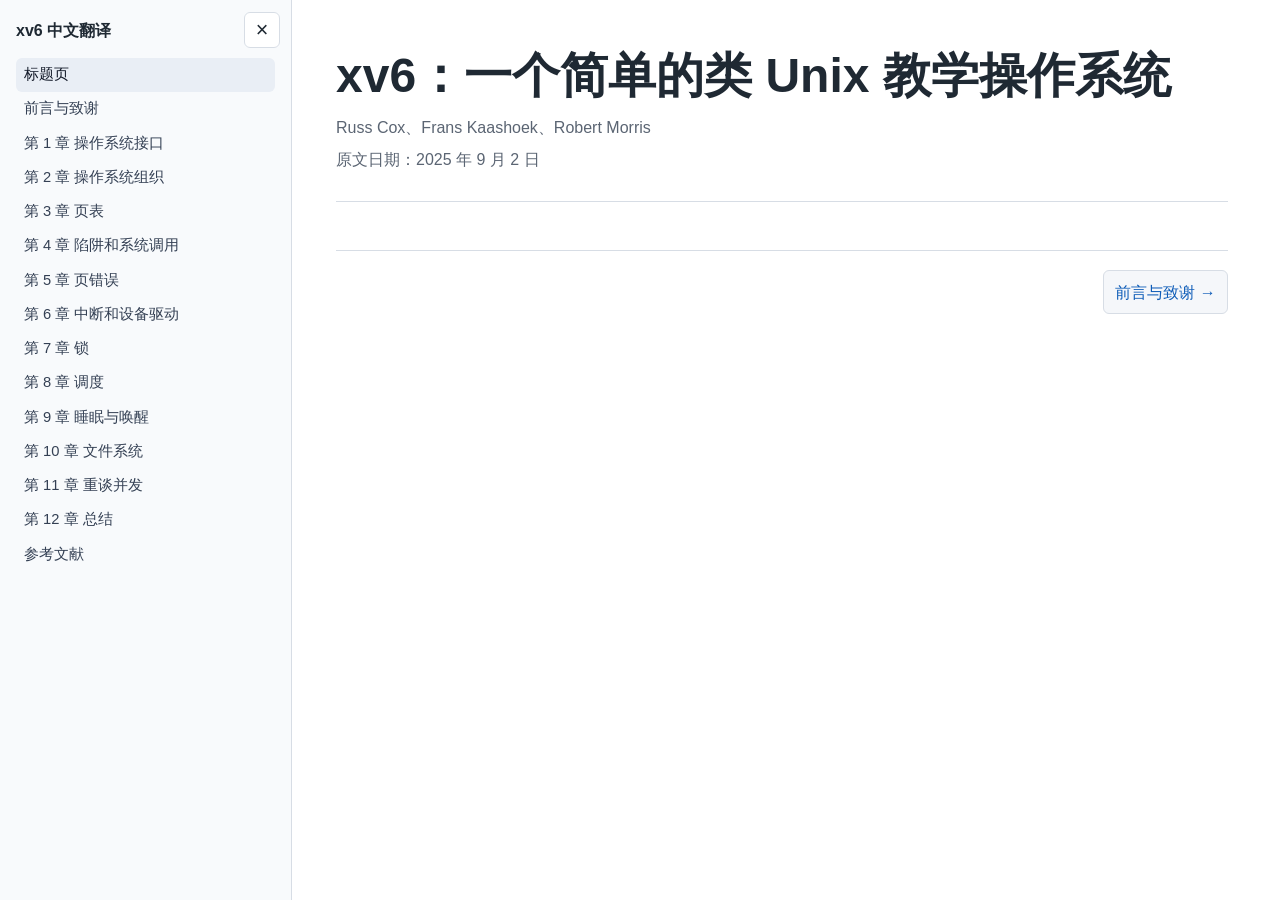
<file: index.html>
<!doctype html>
<html lang="zh-CN">
<head>
  <meta charset="utf-8">
  <meta name="viewport" content="width=device-width, initial-scale=1">
  <title>xv6：一个简单的类 Unix 教学操作系统</title>
  <link rel="stylesheet" href="assets/style.css">
  <script src="assets/sidebar.js" defer></script>
</head>
<body>
  <div class="layout">
    <aside class="sidebar">
      <h2>xv6 中文翻译</h2>
      <nav aria-label="章节导航">
        <a class="active" href="index.html">标题页</a>
        <a href="foreword.html">前言与致谢</a>
        <a href="chapter-01.html">第 1 章 操作系统接口</a>
        <a href="chapter-02.html">第 2 章 操作系统组织</a>
        <a href="chapter-03.html">第 3 章 页表</a>
        <a href="chapter-04.html">第 4 章 陷阱和系统调用</a>
        <a href="chapter-05.html">第 5 章 页错误</a>
        <a href="chapter-06.html">第 6 章 中断和设备驱动</a>
        <a href="chapter-07.html">第 7 章 锁</a>
        <a href="chapter-08.html">第 8 章 调度</a>
        <a href="chapter-09.html">第 9 章 睡眠与唤醒</a>
        <a href="chapter-10.html">第 10 章 文件系统</a>
        <a href="chapter-11.html">第 11 章 重谈并发</a>
        <a href="chapter-12.html">第 12 章 总结</a>
        <a href="references.html">参考文献</a>
      </nav>
    </aside>
    <main>
      <header class="book-title">
        <h1>xv6：一个简单的类 Unix 教学操作系统</h1>
        <p>Russ Cox、Frans Kaashoek、Robert Morris</p>
        <p>原文日期：2025 年 9 月 2 日</p>
      </header>
      <div class="pager">
        <span></span>
        <a href="foreword.html">前言与致谢 →</a>
      </div>
    </main>
  </div>
</body>
</html>
</file>
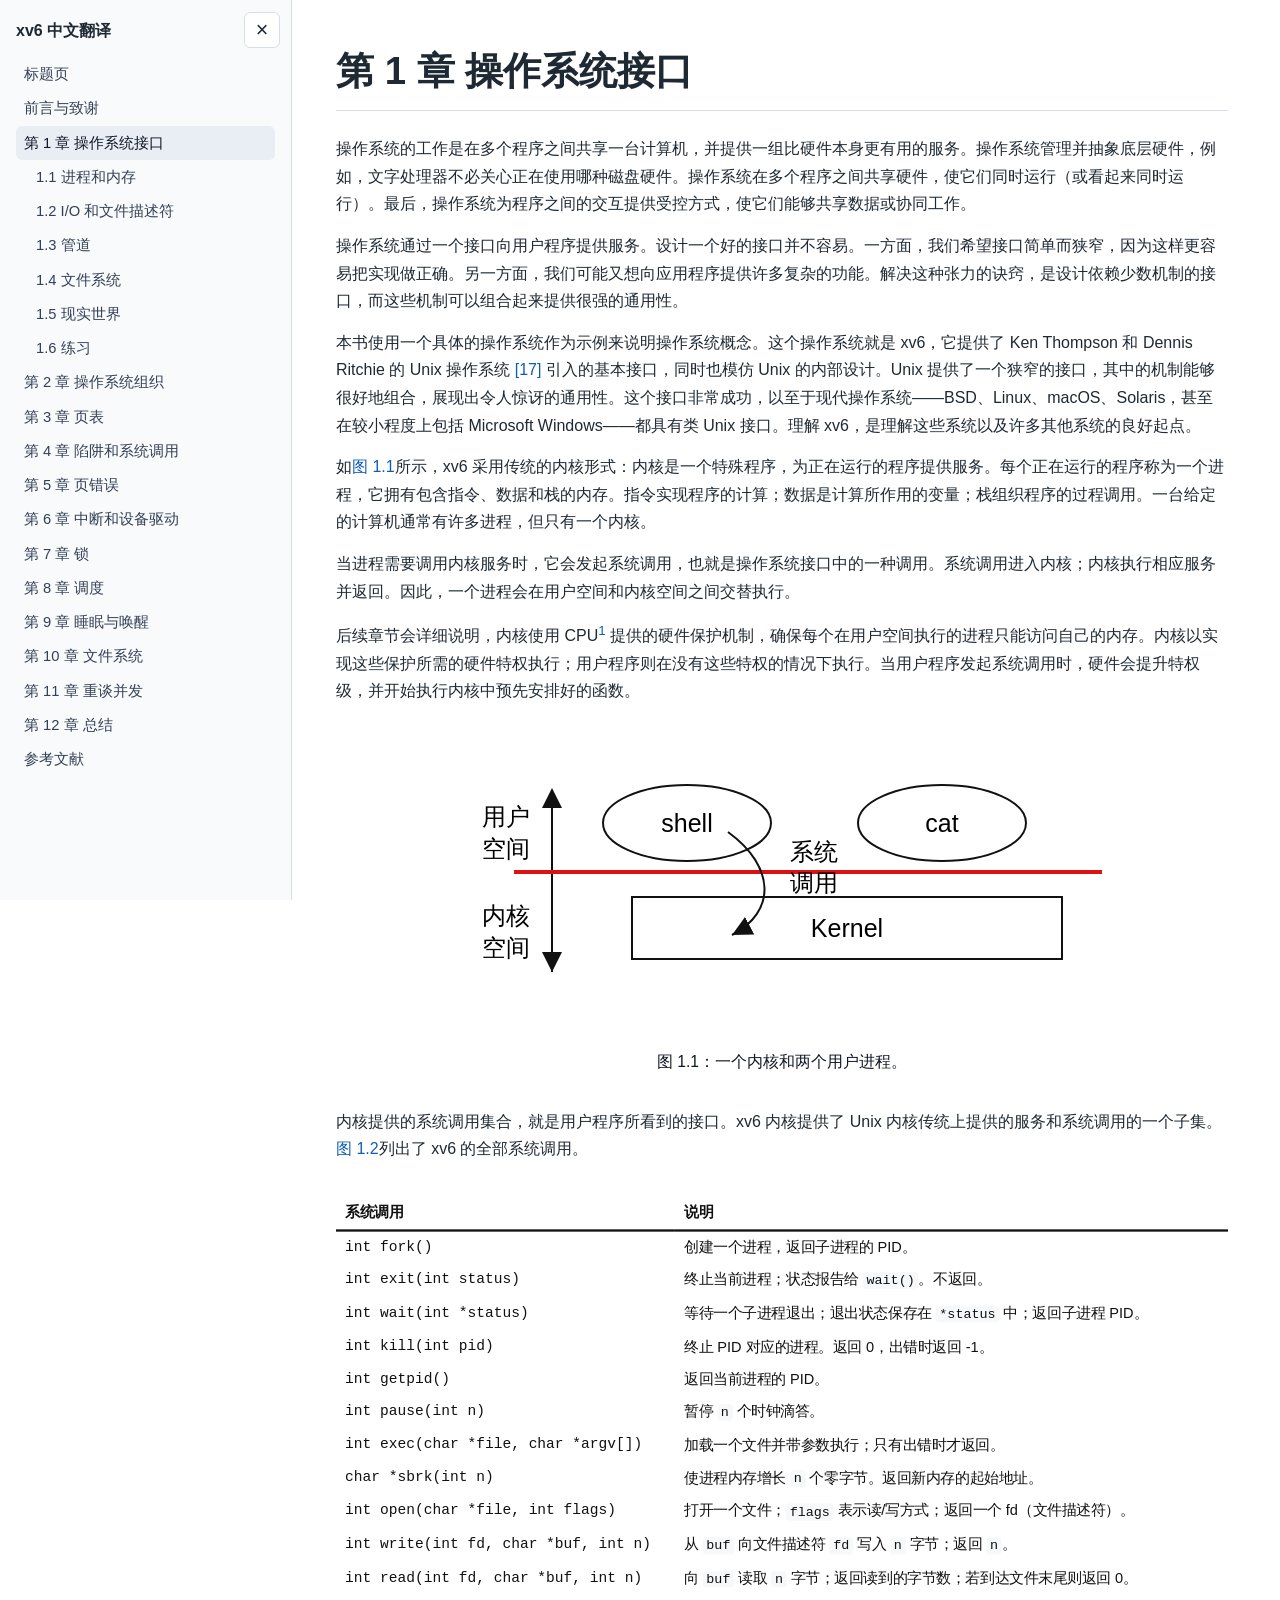
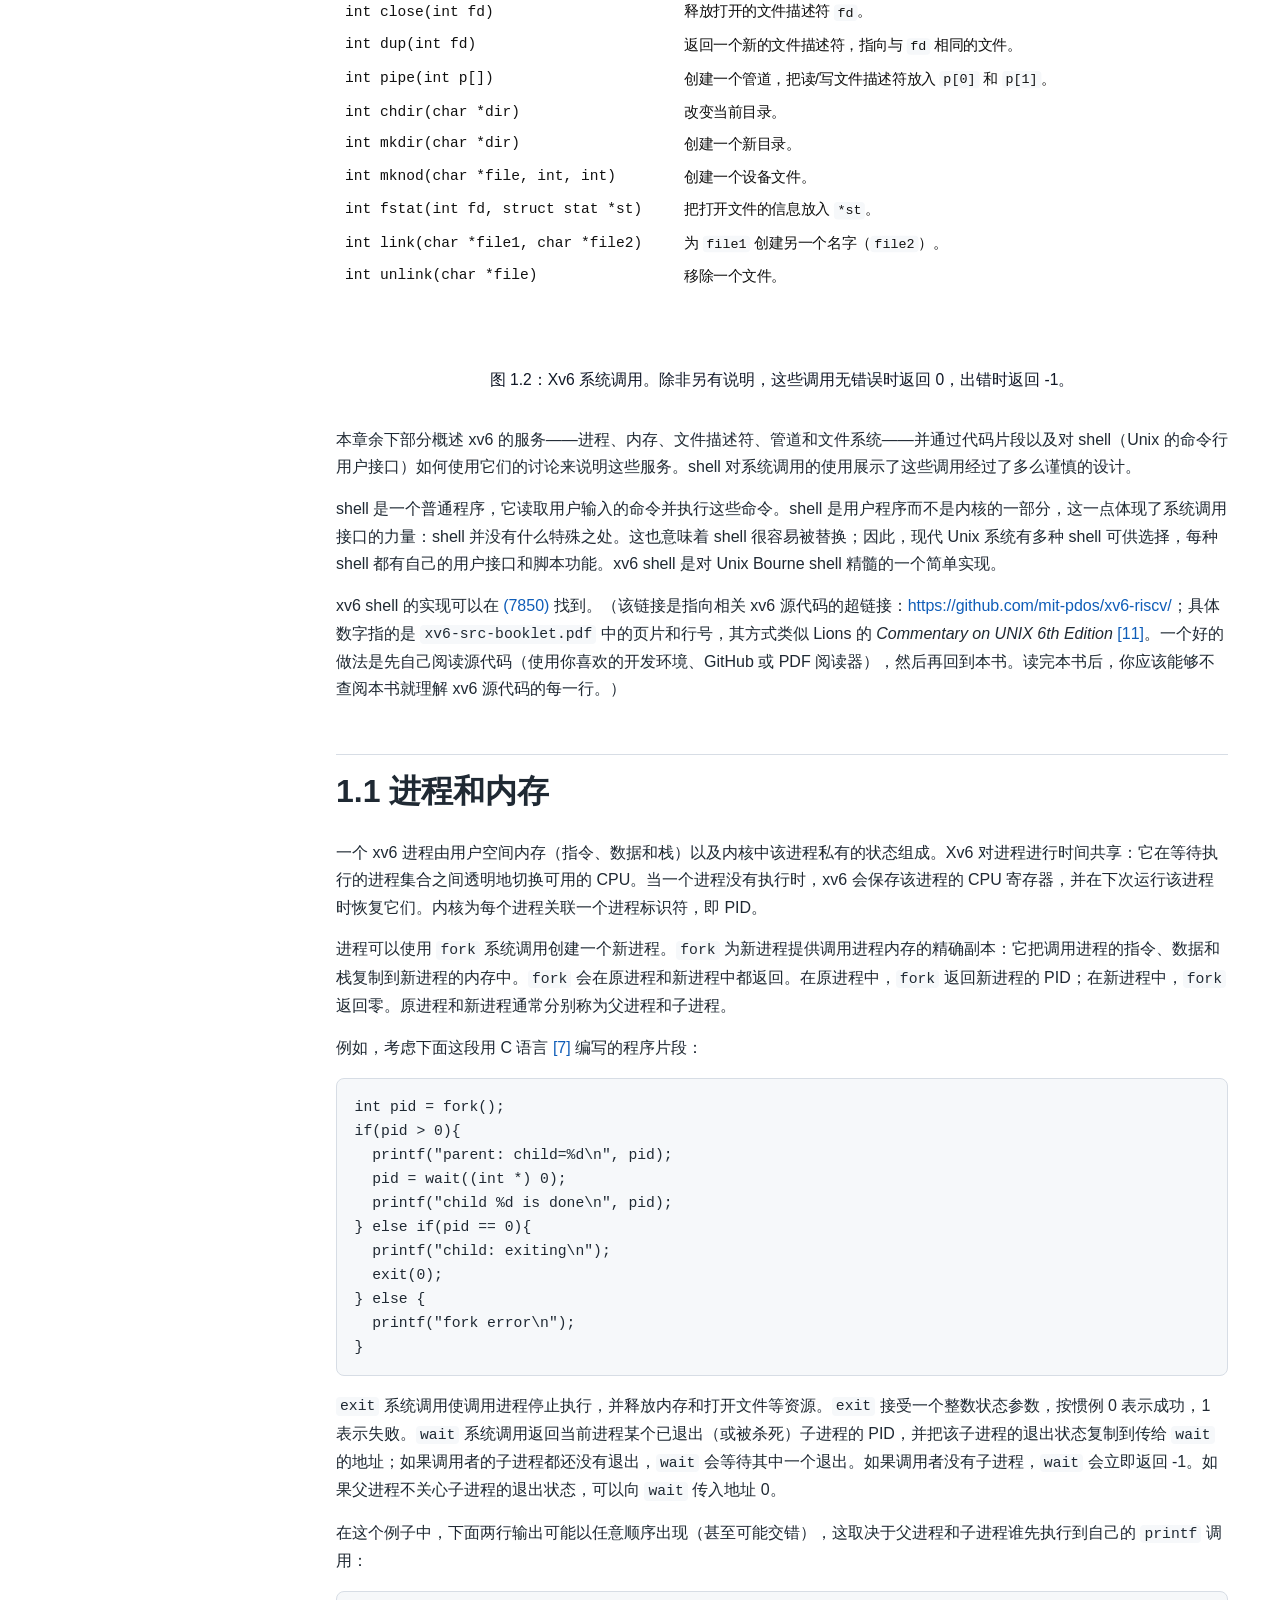
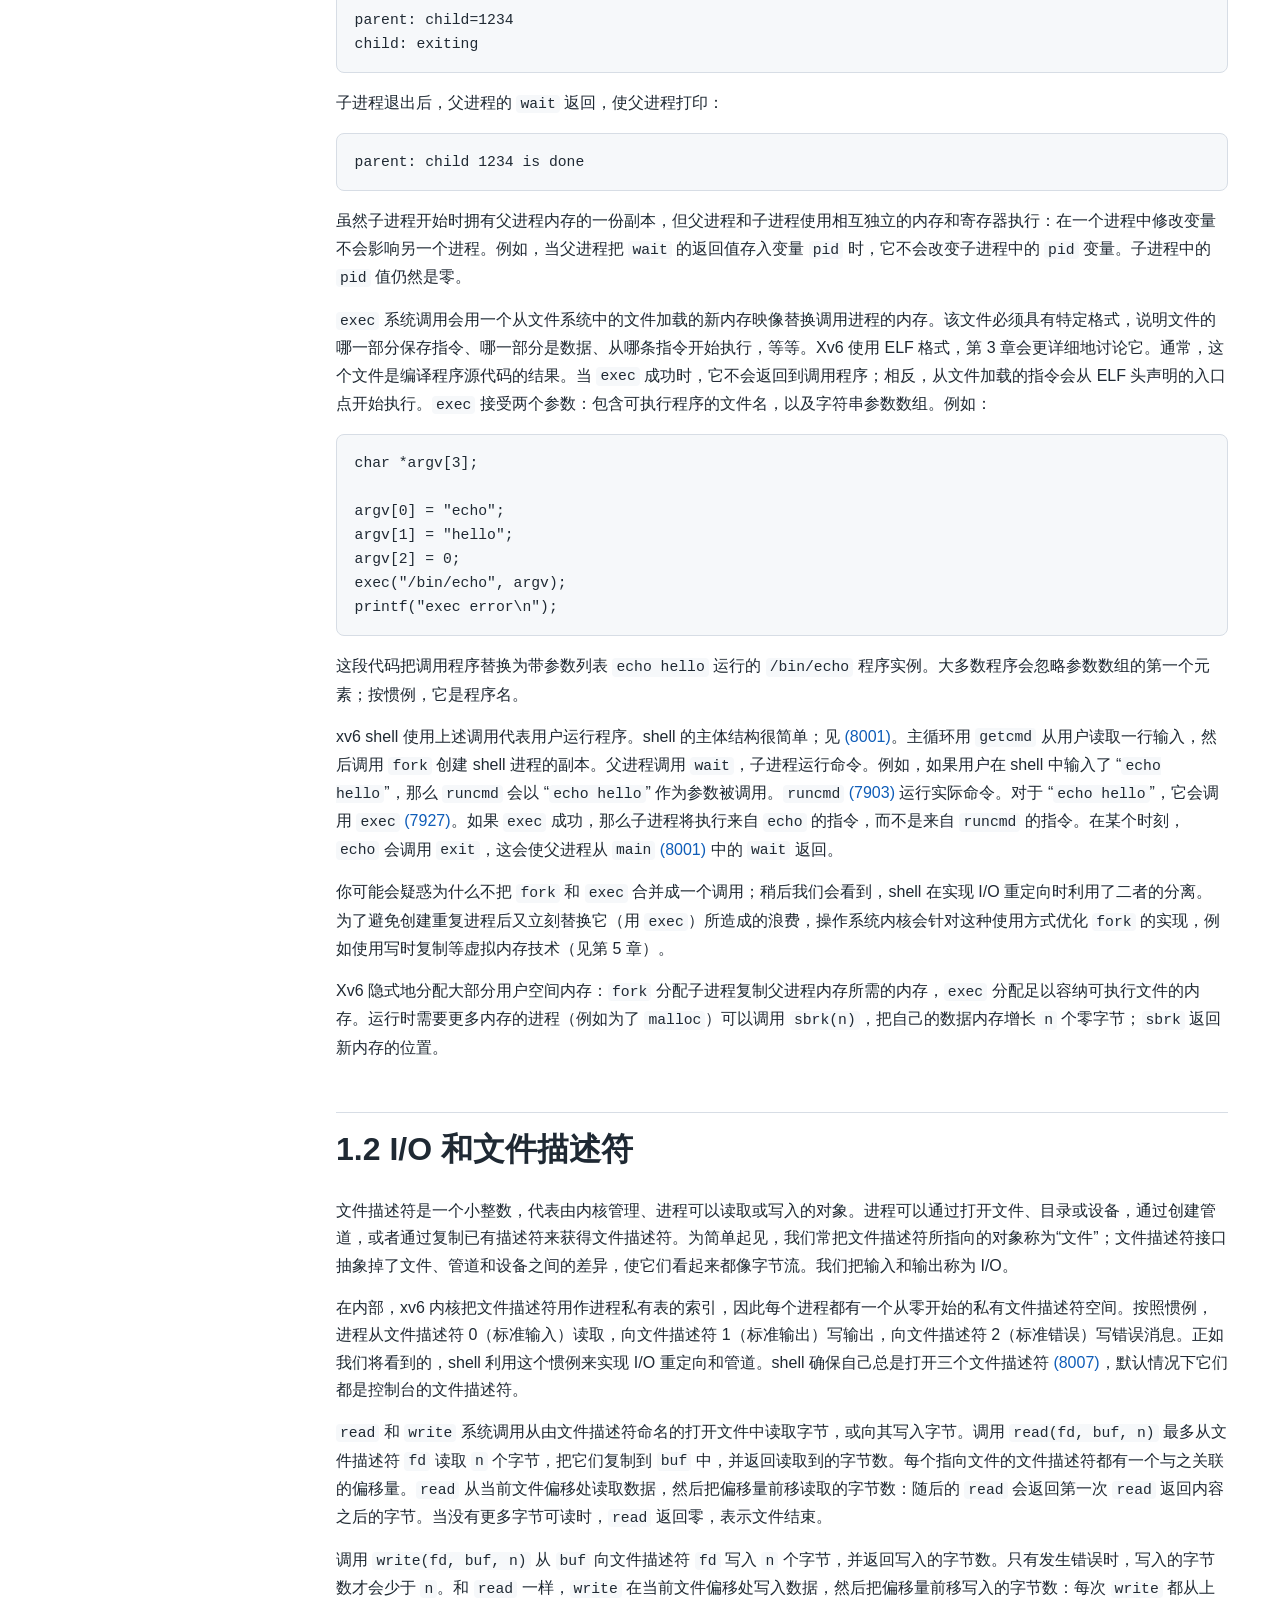
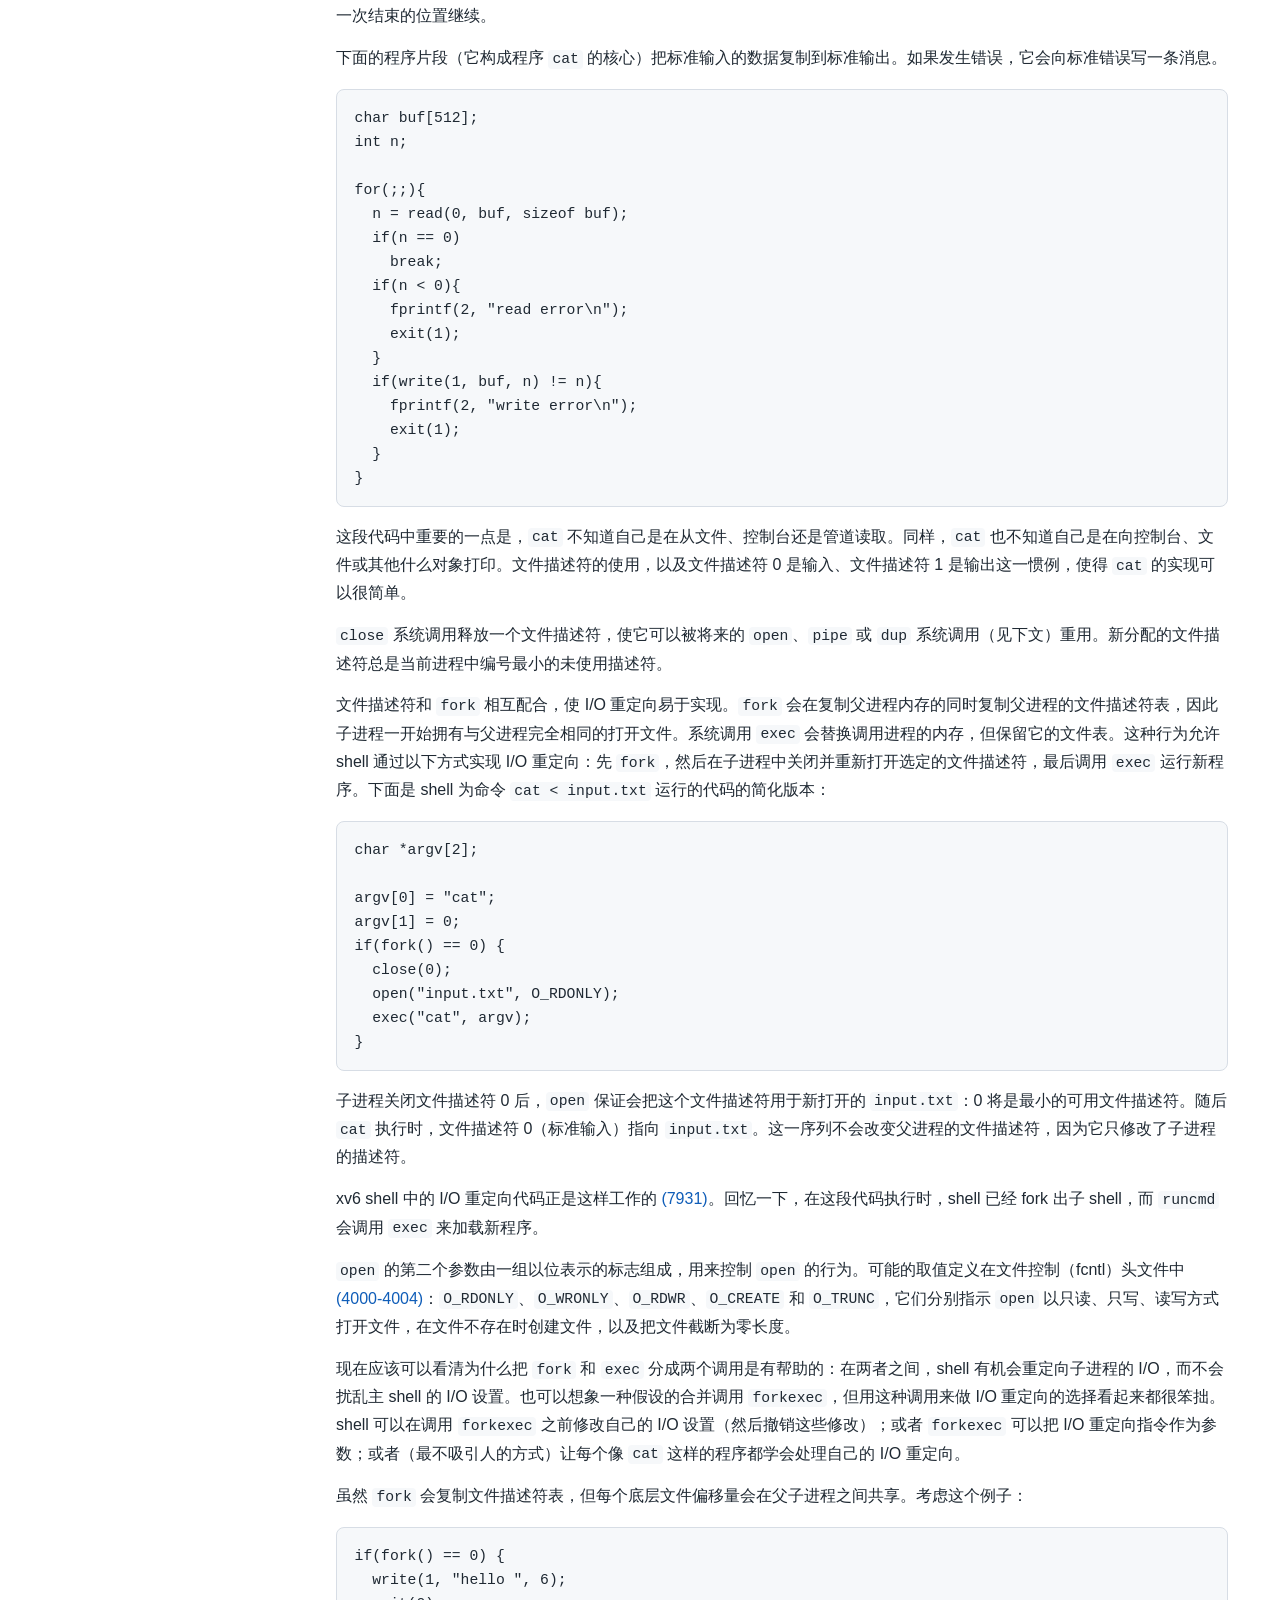
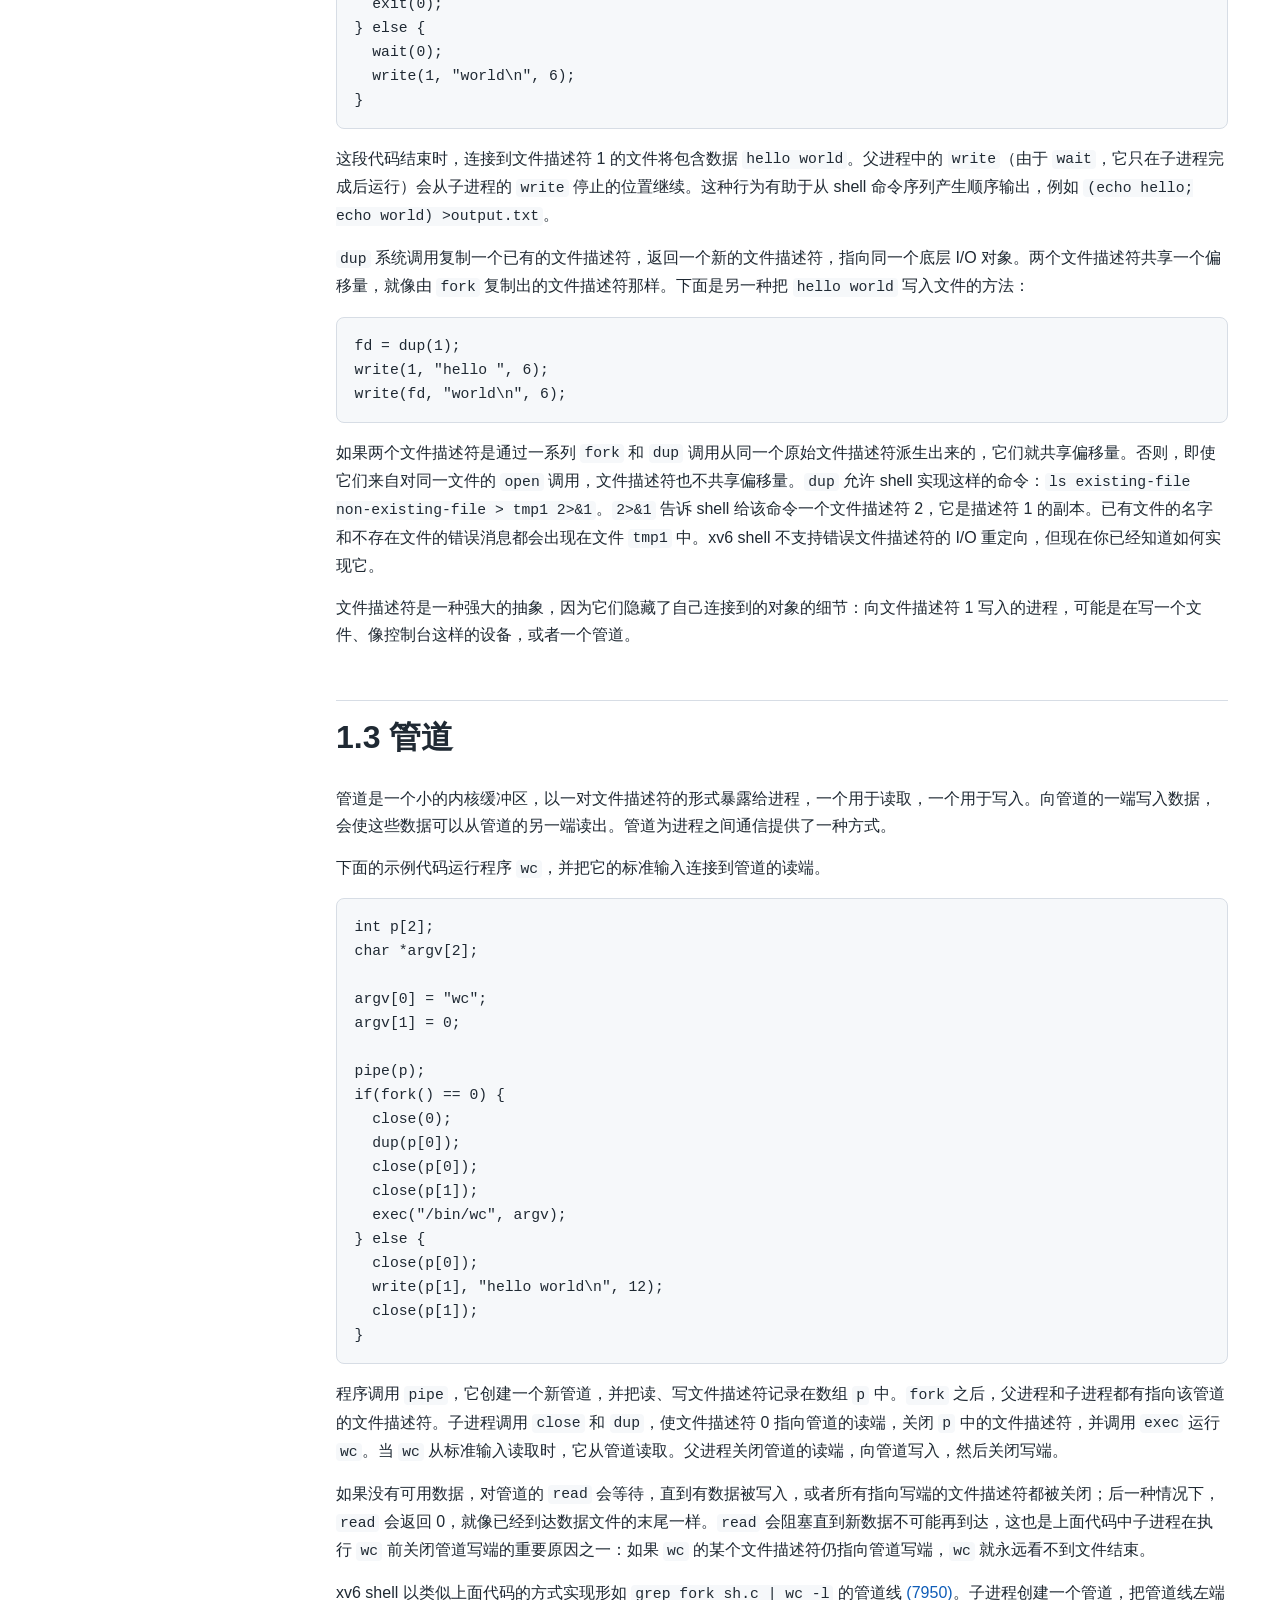
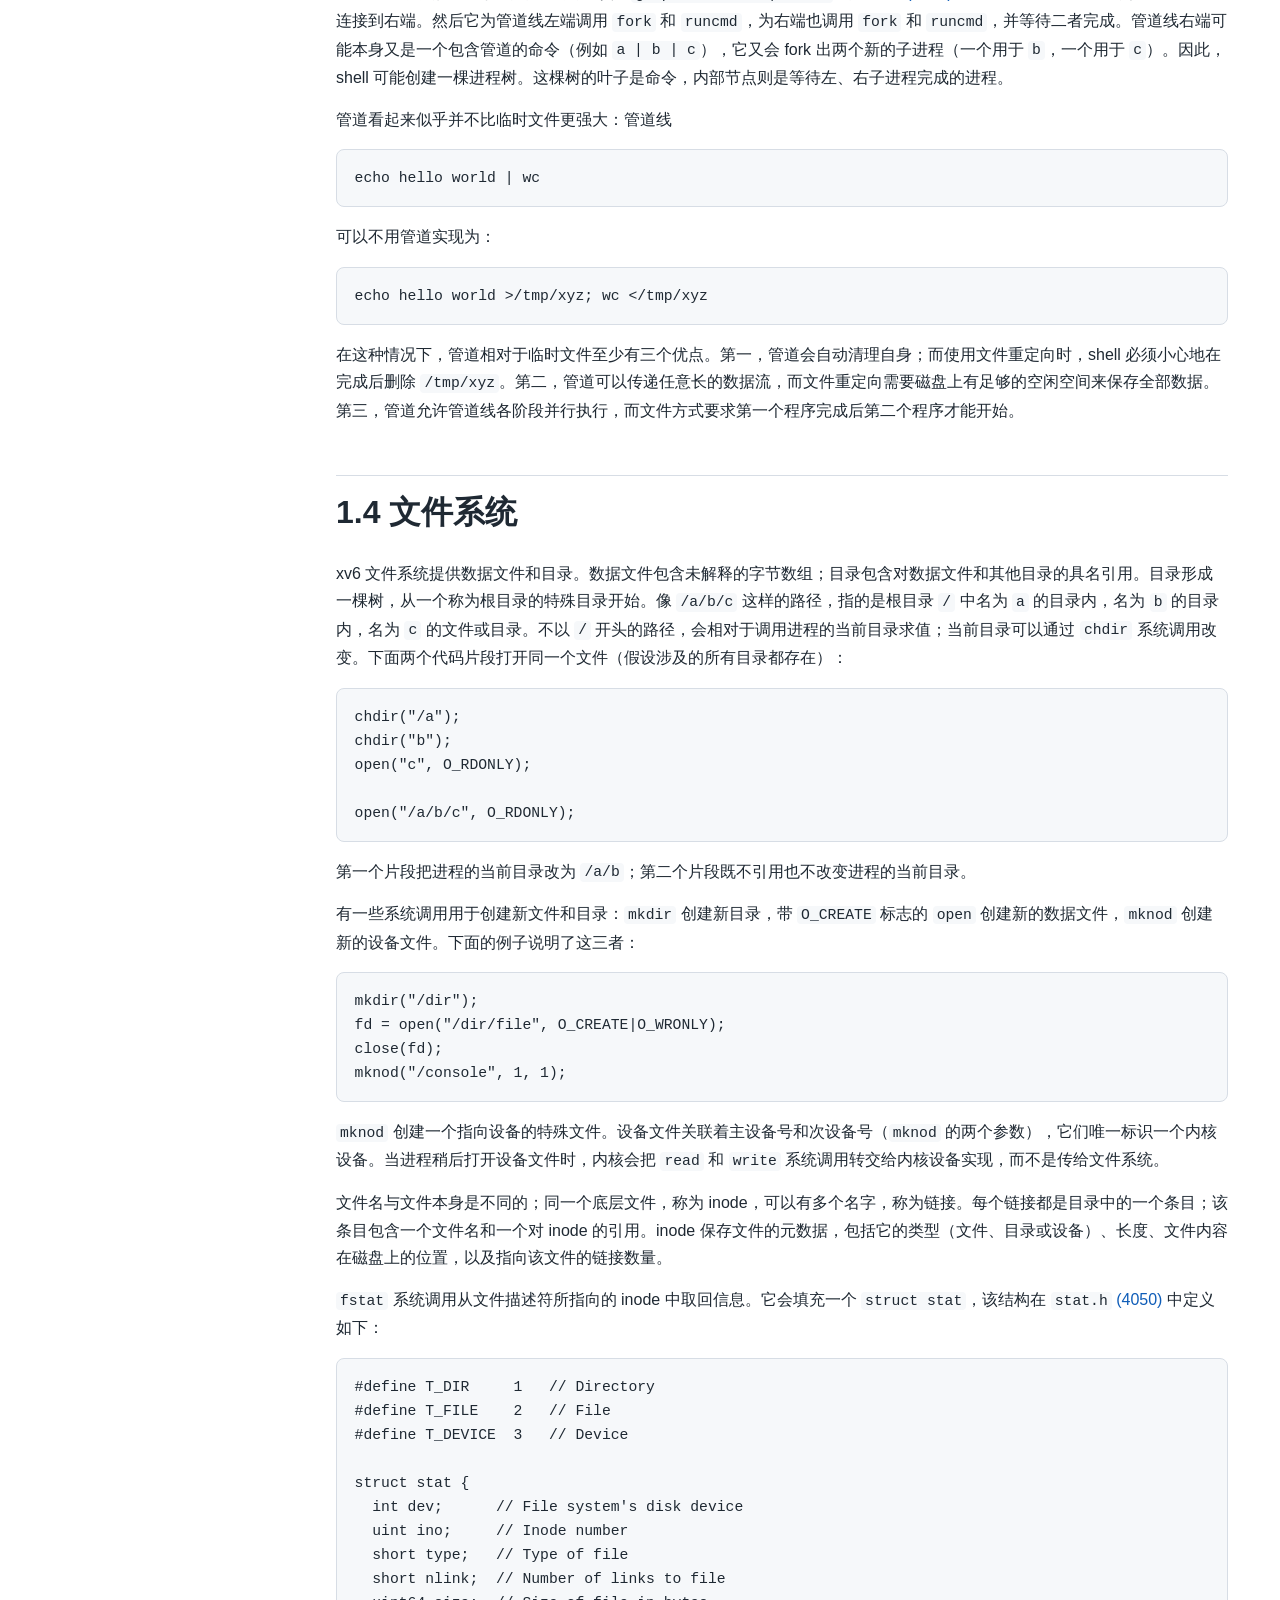
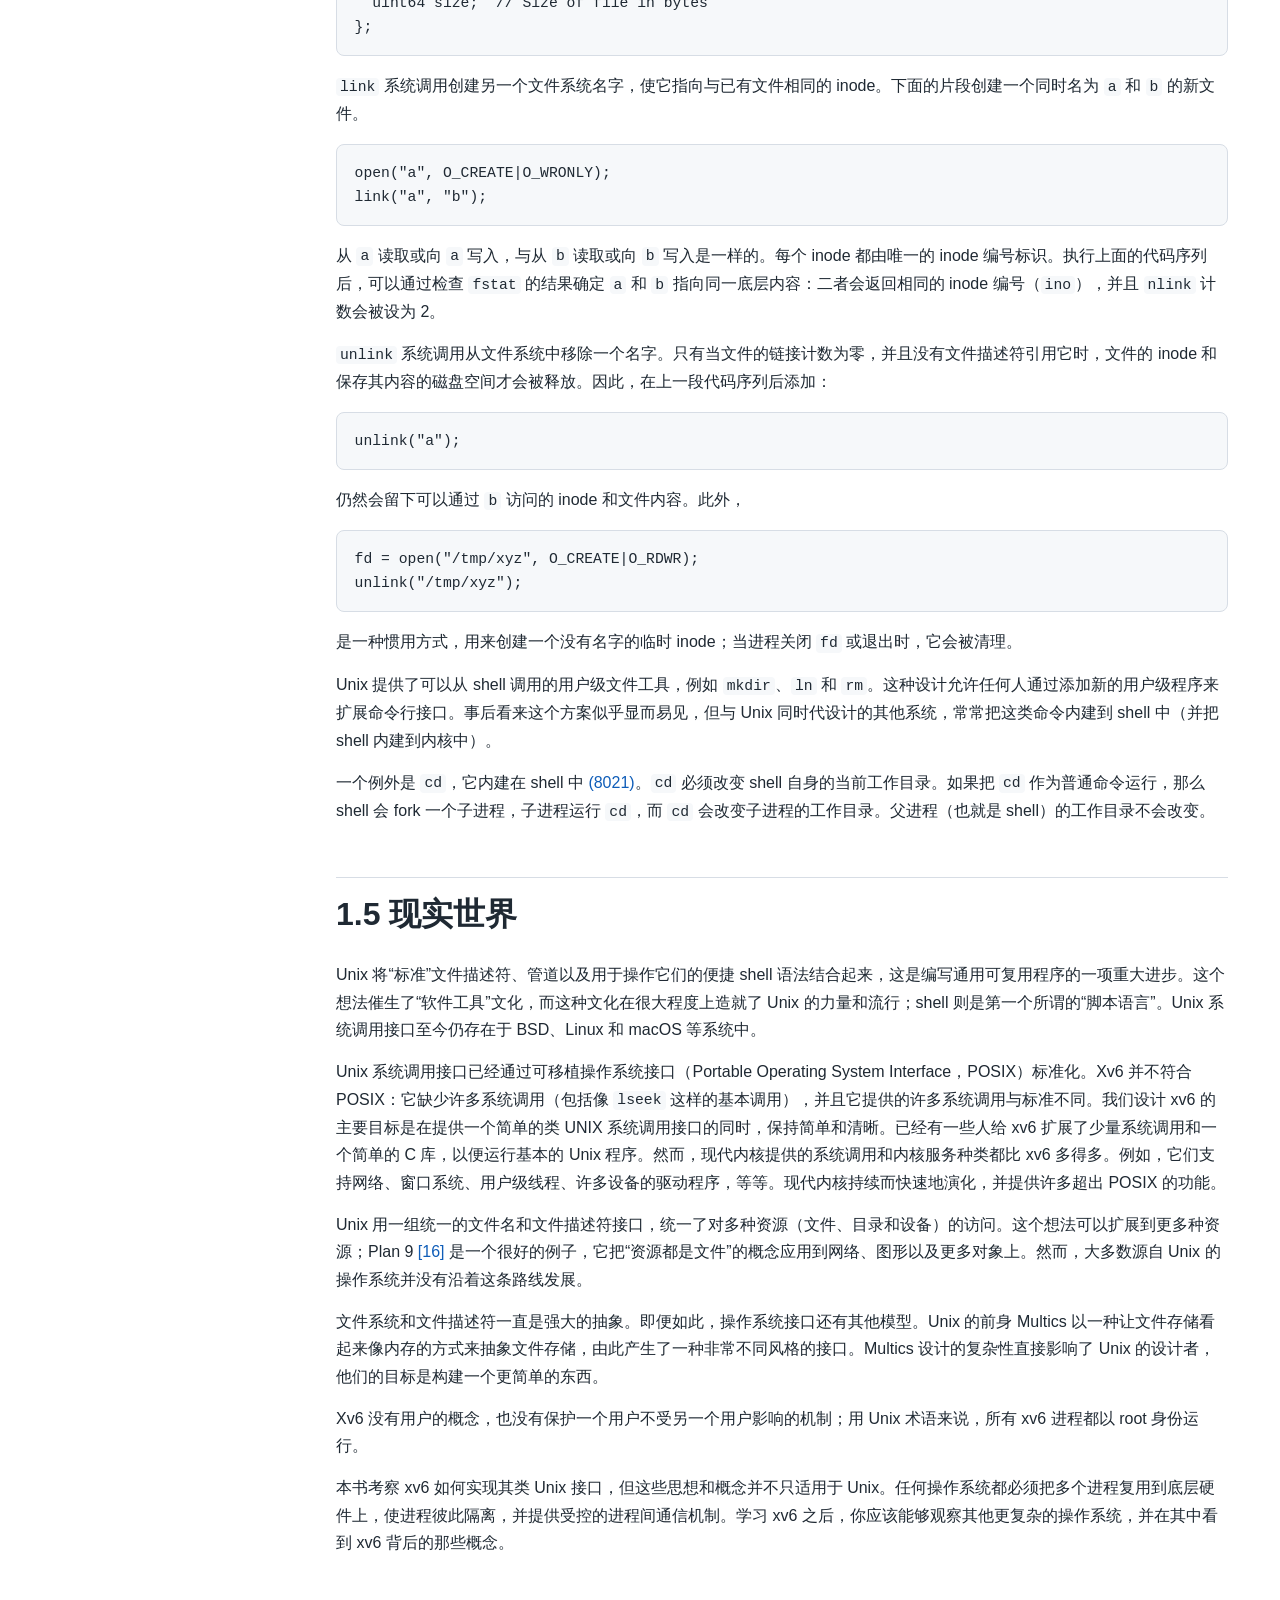
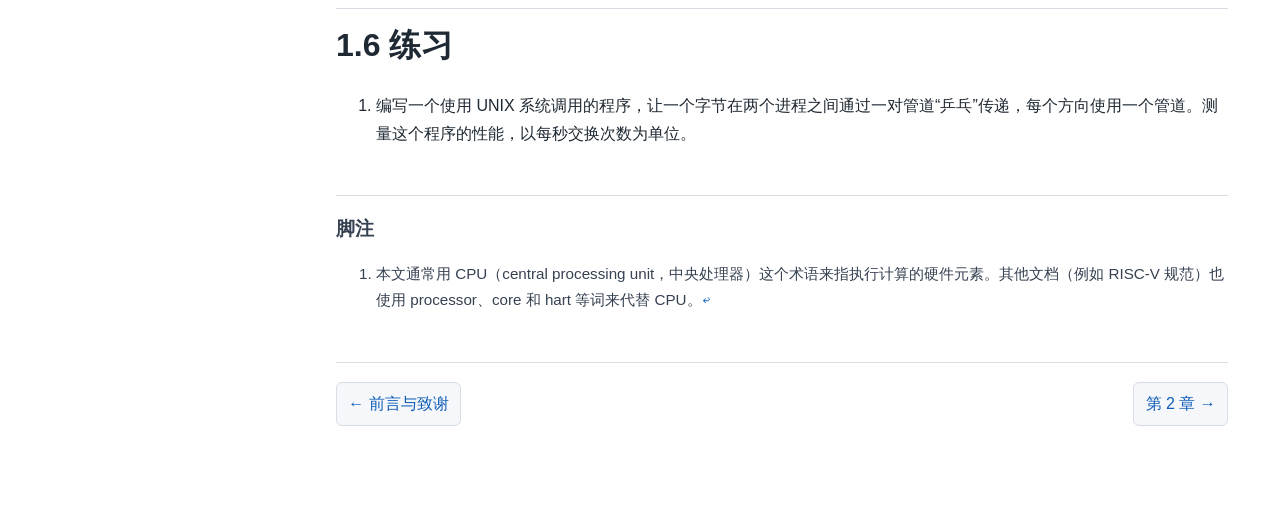
<file: chapter-01.html>
<!doctype html>
<html lang="zh-CN">
<head>
  <meta charset="utf-8">
  <meta name="viewport" content="width=device-width, initial-scale=1">
  <title>第 1 章 操作系统接口 - xv6 中文翻译</title>
  <link rel="stylesheet" href="assets/style.css">
  <script src="assets/sidebar.js" defer></script>
</head>
<body>
  <div class="layout">
    <aside class="sidebar">
      <h2>xv6 中文翻译</h2>
      <nav aria-label="章节导航">
        <a href="index.html">标题页</a>
        <a href="foreword.html">前言与致谢</a>
        <a class="active" href="chapter-01.html">第 1 章 操作系统接口</a>
        <a class="sub" href="#section-1-1">1.1 进程和内存</a>
        <a class="sub" href="#section-1-2">1.2 I/O 和文件描述符</a>
        <a class="sub" href="#section-1-3">1.3 管道</a>
        <a class="sub" href="#section-1-4">1.4 文件系统</a>
        <a class="sub" href="#section-1-5">1.5 现实世界</a>
        <a class="sub" href="#section-1-6">1.6 练习</a>
        <a href="chapter-02.html">第 2 章 操作系统组织</a>
        <a href="chapter-03.html">第 3 章 页表</a>
        <a href="chapter-04.html">第 4 章 陷阱和系统调用</a>
        <a href="chapter-05.html">第 5 章 页错误</a>
        <a href="chapter-06.html">第 6 章 中断和设备驱动</a>
        <a href="chapter-07.html">第 7 章 锁</a>
        <a href="chapter-08.html">第 8 章 调度</a>
        <a href="chapter-09.html">第 9 章 睡眠与唤醒</a>
        <a href="chapter-10.html">第 10 章 文件系统</a>
        <a href="chapter-11.html">第 11 章 重谈并发</a>
        <a href="chapter-12.html">第 12 章 总结</a>
        <a href="references.html">参考文献</a>
      </nav>
    </aside>
    <main>
      <h1 class="page-title">第 1 章 操作系统接口</h1>
      <p>操作系统的工作是在多个程序之间共享一台计算机，并提供一组比硬件本身更有用的服务。操作系统管理并抽象底层硬件，例如，文字处理器不必关心正在使用哪种磁盘硬件。操作系统在多个程序之间共享硬件，使它们同时运行（或看起来同时运行）。最后，操作系统为程序之间的交互提供受控方式，使它们能够共享数据或协同工作。</p>
      <p>操作系统通过一个接口向用户程序提供服务。设计一个好的接口并不容易。一方面，我们希望接口简单而狭窄，因为这样更容易把实现做正确。另一方面，我们可能又想向应用程序提供许多复杂的功能。解决这种张力的诀窍，是设计依赖少数机制的接口，而这些机制可以组合起来提供很强的通用性。</p>
      <p>本书使用一个具体的操作系统作为示例来说明操作系统概念。这个操作系统就是 xv6，它提供了 Ken Thompson 和 Dennis Ritchie 的 Unix 操作系统 <a class="cite" href="references.html#ref-17">[17]</a> 引入的基本接口，同时也模仿 Unix 的内部设计。Unix 提供了一个狭窄的接口，其中的机制能够很好地组合，展现出令人惊讶的通用性。这个接口非常成功，以至于现代操作系统——BSD、Linux、macOS、Solaris，甚至在较小程度上包括 Microsoft Windows——都具有类 Unix 接口。理解 xv6，是理解这些系统以及许多其他系统的良好起点。</p>
      <p>如<a href="#fig-1-1">图 1.1</a>所示，xv6 采用传统的内核形式：内核是一个特殊程序，为正在运行的程序提供服务。每个正在运行的程序称为一个进程，它拥有包含指令、数据和栈的内存。指令实现程序的计算；数据是计算所作用的变量；栈组织程序的过程调用。一台给定的计算机通常有许多进程，但只有一个内核。</p>
      <p>当进程需要调用内核服务时，它会发起系统调用，也就是操作系统接口中的一种调用。系统调用进入内核；内核执行相应服务并返回。因此，一个进程会在用户空间和内核空间之间交替执行。</p>
      <p>后续章节会详细说明，内核使用 CPU<sup id="fnref-1"><a href="#fn-1">1</a></sup> 提供的硬件保护机制，确保每个在用户空间执行的进程只能访问自己的内存。内核以实现这些保护所需的硬件特权执行；用户程序则在没有这些特权的情况下执行。当用户程序发起系统调用时，硬件会提升特权级，并开始执行内核中预先安排好的函数。</p>

      <figure id="fig-1-1">
        <svg class="svg-wrap" role="img" aria-labelledby="fig-1-1-title fig-1-1-desc" viewBox="0 0 760 300" width="100%" style="max-width: 760px; font-family: Arial, Helvetica, sans-serif;">
          <title id="fig-1-1-title">图 1.1：一个内核和两个用户进程</title>
          <desc id="fig-1-1-desc">图中展示用户空间中的 shell 和 cat 进程、内核空间中的 Kernel，以及 shell 通过系统调用进入内核。</desc>
          <defs>
            <marker id="fig11-arrow" markerWidth="12" markerHeight="10" refX="10" refY="5" orient="auto" markerUnits="strokeWidth"><path d="M 0 0 L 10 5 L 0 10 z" fill="#111" /></marker>
            <marker id="fig11-arrow-start" markerWidth="12" markerHeight="10" refX="2" refY="5" orient="auto" markerUnits="strokeWidth"><path d="M 10 0 L 0 5 L 10 10 z" fill="#111" /></marker>
          </defs>
          <text x="80" y="88" font-size="24">用户</text><text x="80" y="120" font-size="24">空间</text>
          <text x="80" y="187" font-size="24">内核</text><text x="80" y="219" font-size="24">空间</text>
          <line x1="150" y1="55" x2="150" y2="235" stroke="#111" stroke-width="2" marker-start="url(#fig11-arrow-start)" marker-end="url(#fig11-arrow)" />
          <line x1="112" y1="135" x2="700" y2="135" stroke="#d11" stroke-width="4" />
          <ellipse cx="285" cy="86" rx="84" ry="38" fill="#fff" stroke="#111" stroke-width="2" />
          <text x="285" y="95" text-anchor="middle" font-size="25">shell</text>
          <ellipse cx="540" cy="86" rx="84" ry="38" fill="#fff" stroke="#111" stroke-width="2" />
          <text x="540" y="95" text-anchor="middle" font-size="25">cat</text>
          <rect x="230" y="160" width="430" height="62" fill="#fff" stroke="#111" stroke-width="2" />
          <text x="445" y="200" text-anchor="middle" font-size="25">Kernel</text>
          <path d="M 326 95 C 374 130 374 175 330 198" fill="none" stroke="#111" stroke-width="2" marker-end="url(#fig11-arrow)" />
          <text x="388" y="123" font-size="24">系统</text><text x="388" y="154" font-size="24">调用</text>
        </svg>
        <figcaption>图 1.1：一个内核和两个用户进程。</figcaption>
      </figure>

      <p>内核提供的系统调用集合，就是用户程序所看到的接口。xv6 内核提供了 Unix 内核传统上提供的服务和系统调用的一个子集。<a href="#fig-1-2">图 1.2</a>列出了 xv6 的全部系统调用。</p>
      <figure id="fig-1-2">
        <svg class="svg-wrap" role="img" aria-labelledby="fig-1-2-title fig-1-2-desc" viewBox="0 0 980 835" width="100%" style="max-width: 980px; font-family: Arial, Helvetica, sans-serif;">
          <title id="fig-1-2-title">图 1.2：xv6 系统调用</title>
          <desc id="fig-1-2-desc">一个两列表格，列出 xv6 系统调用及其中文说明。</desc>
          <foreignObject x="0" y="0" width="980" height="790">
            <div xmlns="http://www.w3.org/1999/xhtml">
              <table style="width: 100%; border-collapse: collapse; font-size: 16px; line-height: 1.35; color: #111; text-align: left;">
                <thead><tr><th style="width: 38%; text-align: left; padding: 8px 10px; border-bottom: 2px solid #111;">系统调用</th><th style="text-align: left; padding: 8px 10px; border-bottom: 2px solid #111;">说明</th></tr></thead>
                <tbody>
                  <tr><td style="padding: 7px 10px; font-family: monospace;">int fork()</td><td style="padding: 7px 10px;">创建一个进程，返回子进程的 PID。</td></tr>
                  <tr><td style="padding: 7px 10px; font-family: monospace;">int exit(int status)</td><td style="padding: 7px 10px;">终止当前进程；状态报告给 <code>wait()</code>。不返回。</td></tr>
                  <tr><td style="padding: 7px 10px; font-family: monospace;">int wait(int *status)</td><td style="padding: 7px 10px;">等待一个子进程退出；退出状态保存在 <code>*status</code> 中；返回子进程 PID。</td></tr>
                  <tr><td style="padding: 7px 10px; font-family: monospace;">int kill(int pid)</td><td style="padding: 7px 10px;">终止 PID 对应的进程。返回 0，出错时返回 -1。</td></tr>
                  <tr><td style="padding: 7px 10px; font-family: monospace;">int getpid()</td><td style="padding: 7px 10px;">返回当前进程的 PID。</td></tr>
                  <tr><td style="padding: 7px 10px; font-family: monospace;">int pause(int n)</td><td style="padding: 7px 10px;">暂停 <code>n</code> 个时钟滴答。</td></tr>
                  <tr><td style="padding: 7px 10px; font-family: monospace;">int exec(char *file, char *argv[])</td><td style="padding: 7px 10px;">加载一个文件并带参数执行；只有出错时才返回。</td></tr>
                  <tr><td style="padding: 7px 10px; font-family: monospace;">char *sbrk(int n)</td><td style="padding: 7px 10px;">使进程内存增长 <code>n</code> 个零字节。返回新内存的起始地址。</td></tr>
                  <tr><td style="padding: 7px 10px; font-family: monospace;">int open(char *file, int flags)</td><td style="padding: 7px 10px;">打开一个文件；<code>flags</code> 表示读/写方式；返回一个 fd（文件描述符）。</td></tr>
                  <tr><td style="padding: 7px 10px; font-family: monospace;">int write(int fd, char *buf, int n)</td><td style="padding: 7px 10px;">从 <code>buf</code> 向文件描述符 <code>fd</code> 写入 <code>n</code> 字节；返回 <code>n</code>。</td></tr>
                  <tr><td style="padding: 7px 10px; font-family: monospace;">int read(int fd, char *buf, int n)</td><td style="padding: 7px 10px;">向 <code>buf</code> 读取 <code>n</code> 字节；返回读到的字节数；若到达文件末尾则返回 0。</td></tr>
                  <tr><td style="padding: 7px 10px; font-family: monospace;">int close(int fd)</td><td style="padding: 7px 10px;">释放打开的文件描述符 <code>fd</code>。</td></tr>
                  <tr><td style="padding: 7px 10px; font-family: monospace;">int dup(int fd)</td><td style="padding: 7px 10px;">返回一个新的文件描述符，指向与 <code>fd</code> 相同的文件。</td></tr>
                  <tr><td style="padding: 7px 10px; font-family: monospace;">int pipe(int p[])</td><td style="padding: 7px 10px;">创建一个管道，把读/写文件描述符放入 <code>p[0]</code> 和 <code>p[1]</code>。</td></tr>
                  <tr><td style="padding: 7px 10px; font-family: monospace;">int chdir(char *dir)</td><td style="padding: 7px 10px;">改变当前目录。</td></tr>
                  <tr><td style="padding: 7px 10px; font-family: monospace;">int mkdir(char *dir)</td><td style="padding: 7px 10px;">创建一个新目录。</td></tr>
                  <tr><td style="padding: 7px 10px; font-family: monospace;">int mknod(char *file, int, int)</td><td style="padding: 7px 10px;">创建一个设备文件。</td></tr>
                  <tr><td style="padding: 7px 10px; font-family: monospace;">int fstat(int fd, struct stat *st)</td><td style="padding: 7px 10px;">把打开文件的信息放入 <code>*st</code>。</td></tr>
                  <tr><td style="padding: 7px 10px; font-family: monospace;">int link(char *file1, char *file2)</td><td style="padding: 7px 10px;">为 <code>file1</code> 创建另一个名字（<code>file2</code>）。</td></tr>
                  <tr><td style="padding: 7px 10px; font-family: monospace;">int unlink(char *file)</td><td style="padding: 7px 10px;">移除一个文件。</td></tr>
                </tbody>
              </table>
            </div>
          </foreignObject>
        </svg>
        <figcaption>图 1.2：Xv6 系统调用。除非另有说明，这些调用无错误时返回 0，出错时返回 -1。</figcaption>
      </figure>
      <p>本章余下部分概述 xv6 的服务——进程、内存、文件描述符、管道和文件系统——并通过代码片段以及对 shell（Unix 的命令行用户接口）如何使用它们的讨论来说明这些服务。shell 对系统调用的使用展示了这些调用经过了多么谨慎的设计。</p>
      <p>shell 是一个普通程序，它读取用户输入的命令并执行这些命令。shell 是用户程序而不是内核的一部分，这一点体现了系统调用接口的力量：shell 并没有什么特殊之处。这也意味着 shell 很容易被替换；因此，现代 Unix 系统有多种 shell 可供选择，每种 shell 都有自己的用户接口和脚本功能。xv6 shell 是对 Unix Bourne shell 精髓的一个简单实现。</p>
      <p>xv6 shell 的实现可以在 <a class="source-ref" href="https://github.com/mit-pdos/xv6-riscv/blob/riscv/user/sh.c" target="_blank" rel="noopener">(7850)</a> 找到。（该链接是指向相关 xv6 源代码的超链接：<a href="https://github.com/mit-pdos/xv6-riscv/" target="_blank" rel="noopener">https://github.com/mit-pdos/xv6-riscv/</a>；具体数字指的是 <code>xv6-src-booklet.pdf</code> 中的页片和行号，其方式类似 Lions 的 <em>Commentary on UNIX 6th Edition</em> <a class="cite" href="references.html#ref-11">[11]</a>。一个好的做法是先自己阅读源代码（使用你喜欢的开发环境、GitHub 或 PDF 阅读器），然后再回到本书。读完本书后，你应该能够不查阅本书就理解 xv6 源代码的每一行。）</p>

      <section id="section-1-1">
        <h2 class="chapter">1.1 进程和内存</h2>
        <p>一个 xv6 进程由用户空间内存（指令、数据和栈）以及内核中该进程私有的状态组成。Xv6 对进程进行时间共享：它在等待执行的进程集合之间透明地切换可用的 CPU。当一个进程没有执行时，xv6 会保存该进程的 CPU 寄存器，并在下次运行该进程时恢复它们。内核为每个进程关联一个进程标识符，即 PID。</p>
        <p>进程可以使用 <code>fork</code> 系统调用创建一个新进程。<code>fork</code> 为新进程提供调用进程内存的精确副本：它把调用进程的指令、数据和栈复制到新进程的内存中。<code>fork</code> 会在原进程和新进程中都返回。在原进程中，<code>fork</code> 返回新进程的 PID；在新进程中，<code>fork</code> 返回零。原进程和新进程通常分别称为父进程和子进程。</p>
        <p>例如，考虑下面这段用 C 语言 <a class="cite" href="references.html#ref-7">[7]</a> 编写的程序片段：</p>
        <pre><code class="language-c">int pid = fork();
if(pid &gt; 0){
  printf("parent: child=%d\n", pid);
  pid = wait((int *) 0);
  printf("child %d is done\n", pid);
} else if(pid == 0){
  printf("child: exiting\n");
  exit(0);
} else {
  printf("fork error\n");
}</code></pre>
        <p><code>exit</code> 系统调用使调用进程停止执行，并释放内存和打开文件等资源。<code>exit</code> 接受一个整数状态参数，按惯例 0 表示成功，1 表示失败。<code>wait</code> 系统调用返回当前进程某个已退出（或被杀死）子进程的 PID，并把该子进程的退出状态复制到传给 <code>wait</code> 的地址；如果调用者的子进程都还没有退出，<code>wait</code> 会等待其中一个退出。如果调用者没有子进程，<code>wait</code> 会立即返回 -1。如果父进程不关心子进程的退出状态，可以向 <code>wait</code> 传入地址 0。</p>
        <p>在这个例子中，下面两行输出可能以任意顺序出现（甚至可能交错），这取决于父进程和子进程谁先执行到自己的 <code>printf</code> 调用：</p>
        <pre><code>parent: child=1234
child: exiting</code></pre>
        <p>子进程退出后，父进程的 <code>wait</code> 返回，使父进程打印：</p>
        <pre><code>parent: child 1234 is done</code></pre>
        <p>虽然子进程开始时拥有父进程内存的一份副本，但父进程和子进程使用相互独立的内存和寄存器执行：在一个进程中修改变量不会影响另一个进程。例如，当父进程把 <code>wait</code> 的返回值存入变量 <code>pid</code> 时，它不会改变子进程中的 <code>pid</code> 变量。子进程中的 <code>pid</code> 值仍然是零。</p>
        <p><code>exec</code> 系统调用会用一个从文件系统中的文件加载的新内存映像替换调用进程的内存。该文件必须具有特定格式，说明文件的哪一部分保存指令、哪一部分是数据、从哪条指令开始执行，等等。Xv6 使用 ELF 格式，第 3 章会更详细地讨论它。通常，这个文件是编译程序源代码的结果。当 <code>exec</code> 成功时，它不会返回到调用程序；相反，从文件加载的指令会从 ELF 头声明的入口点开始执行。<code>exec</code> 接受两个参数：包含可执行程序的文件名，以及字符串参数数组。例如：</p>
        <pre><code class="language-c">char *argv[3];

argv[0] = "echo";
argv[1] = "hello";
argv[2] = 0;
exec("/bin/echo", argv);
printf("exec error\n");</code></pre>
        <p>这段代码把调用程序替换为带参数列表 <code>echo hello</code> 运行的 <code>/bin/echo</code> 程序实例。大多数程序会忽略参数数组的第一个元素；按惯例，它是程序名。</p>
        <p>xv6 shell 使用上述调用代表用户运行程序。shell 的主体结构很简单；见 <a class="source-ref" href="https://github.com/mit-pdos/xv6-riscv/blob/riscv/user/sh.c#L146" target="_blank" rel="noopener">(8001)</a>。主循环用 <code>getcmd</code> 从用户读取一行输入，然后调用 <code>fork</code> 创建 shell 进程的副本。父进程调用 <code>wait</code>，子进程运行命令。例如，如果用户在 shell 中输入了 “<code>echo hello</code>”，那么 <code>runcmd</code> 会以 “<code>echo hello</code>” 作为参数被调用。<code>runcmd</code> <a class="source-ref" href="https://github.com/mit-pdos/xv6-riscv/blob/riscv/user/sh.c#L55" target="_blank" rel="noopener">(7903)</a> 运行实际命令。对于 “<code>echo hello</code>”，它会调用 <code>exec</code> <a class="source-ref" href="https://github.com/mit-pdos/xv6-riscv/blob/riscv/user/sh.c#L79" target="_blank" rel="noopener">(7927)</a>。如果 <code>exec</code> 成功，那么子进程将执行来自 <code>echo</code> 的指令，而不是来自 <code>runcmd</code> 的指令。在某个时刻，<code>echo</code> 会调用 <code>exit</code>，这会使父进程从 <code>main</code> <a class="source-ref" href="https://github.com/mit-pdos/xv6-riscv/blob/riscv/user/sh.c#L146" target="_blank" rel="noopener">(8001)</a> 中的 <code>wait</code> 返回。</p>
        <p>你可能会疑惑为什么不把 <code>fork</code> 和 <code>exec</code> 合并成一个调用；稍后我们会看到，shell 在实现 I/O 重定向时利用了二者的分离。为了避免创建重复进程后又立刻替换它（用 <code>exec</code>）所造成的浪费，操作系统内核会针对这种使用方式优化 <code>fork</code> 的实现，例如使用写时复制等虚拟内存技术（见第 5 章）。</p>
        <p>Xv6 隐式地分配大部分用户空间内存：<code>fork</code> 分配子进程复制父进程内存所需的内存，<code>exec</code> 分配足以容纳可执行文件的内存。运行时需要更多内存的进程（例如为了 <code>malloc</code>）可以调用 <code>sbrk(n)</code>，把自己的数据内存增长 <code>n</code> 个零字节；<code>sbrk</code> 返回新内存的位置。</p>
      </section>

      <section id="section-1-2">
        <h2 class="chapter">1.2 I/O 和文件描述符</h2>
        <p>文件描述符是一个小整数，代表由内核管理、进程可以读取或写入的对象。进程可以通过打开文件、目录或设备，通过创建管道，或者通过复制已有描述符来获得文件描述符。为简单起见，我们常把文件描述符所指向的对象称为“文件”；文件描述符接口抽象掉了文件、管道和设备之间的差异，使它们看起来都像字节流。我们把输入和输出称为 I/O。</p>
        <p>在内部，xv6 内核把文件描述符用作进程私有表的索引，因此每个进程都有一个从零开始的私有文件描述符空间。按照惯例，进程从文件描述符 0（标准输入）读取，向文件描述符 1（标准输出）写输出，向文件描述符 2（标准错误）写错误消息。正如我们将看到的，shell 利用这个惯例来实现 I/O 重定向和管道。shell 确保自己总是打开三个文件描述符 <a class="source-ref" href="https://github.com/mit-pdos/xv6-riscv/blob/riscv/user/sh.c#L152" target="_blank" rel="noopener">(8007)</a>，默认情况下它们都是控制台的文件描述符。</p>
        <p><code>read</code> 和 <code>write</code> 系统调用从由文件描述符命名的打开文件中读取字节，或向其写入字节。调用 <code>read(fd, buf, n)</code> 最多从文件描述符 <code>fd</code> 读取 <code>n</code> 个字节，把它们复制到 <code>buf</code> 中，并返回读取到的字节数。每个指向文件的文件描述符都有一个与之关联的偏移量。<code>read</code> 从当前文件偏移处读取数据，然后把偏移量前移读取的字节数：随后的 <code>read</code> 会返回第一次 <code>read</code> 返回内容之后的字节。当没有更多字节可读时，<code>read</code> 返回零，表示文件结束。</p>
        <p>调用 <code>write(fd, buf, n)</code> 从 <code>buf</code> 向文件描述符 <code>fd</code> 写入 <code>n</code> 个字节，并返回写入的字节数。只有发生错误时，写入的字节数才会少于 <code>n</code>。和 <code>read</code> 一样，<code>write</code> 在当前文件偏移处写入数据，然后把偏移量前移写入的字节数：每次 <code>write</code> 都从上一次结束的位置继续。</p>
        <p>下面的程序片段（它构成程序 <code>cat</code> 的核心）把标准输入的数据复制到标准输出。如果发生错误，它会向标准错误写一条消息。</p>
        <pre><code class="language-c">char buf[512];
int n;

for(;;){
  n = read(0, buf, sizeof buf);
  if(n == 0)
    break;
  if(n &lt; 0){
    fprintf(2, "read error\n");
    exit(1);
  }
  if(write(1, buf, n) != n){
    fprintf(2, "write error\n");
    exit(1);
  }
}</code></pre>
        <p>这段代码中重要的一点是，<code>cat</code> 不知道自己是在从文件、控制台还是管道读取。同样，<code>cat</code> 也不知道自己是在向控制台、文件或其他什么对象打印。文件描述符的使用，以及文件描述符 0 是输入、文件描述符 1 是输出这一惯例，使得 <code>cat</code> 的实现可以很简单。</p>
        <p><code>close</code> 系统调用释放一个文件描述符，使它可以被将来的 <code>open</code>、<code>pipe</code> 或 <code>dup</code> 系统调用（见下文）重用。新分配的文件描述符总是当前进程中编号最小的未使用描述符。</p>
        <p>文件描述符和 <code>fork</code> 相互配合，使 I/O 重定向易于实现。<code>fork</code> 会在复制父进程内存的同时复制父进程的文件描述符表，因此子进程一开始拥有与父进程完全相同的打开文件。系统调用 <code>exec</code> 会替换调用进程的内存，但保留它的文件表。这种行为允许 shell 通过以下方式实现 I/O 重定向：先 <code>fork</code>，然后在子进程中关闭并重新打开选定的文件描述符，最后调用 <code>exec</code> 运行新程序。下面是 shell 为命令 <code>cat &lt; input.txt</code> 运行的代码的简化版本：</p>
        <pre><code class="language-c">char *argv[2];

argv[0] = "cat";
argv[1] = 0;
if(fork() == 0) {
  close(0);
  open("input.txt", O_RDONLY);
  exec("cat", argv);
}</code></pre>
        <p>子进程关闭文件描述符 0 后，<code>open</code> 保证会把这个文件描述符用于新打开的 <code>input.txt</code>：0 将是最小的可用文件描述符。随后 <code>cat</code> 执行时，文件描述符 0（标准输入）指向 <code>input.txt</code>。这一序列不会改变父进程的文件描述符，因为它只修改了子进程的描述符。</p>
        <p>xv6 shell 中的 I/O 重定向代码正是这样工作的 <a class="source-ref" href="https://github.com/mit-pdos/xv6-riscv/blob/riscv/user/sh.c#L83" target="_blank" rel="noopener">(7931)</a>。回忆一下，在这段代码执行时，shell 已经 fork 出子 shell，而 <code>runcmd</code> 会调用 <code>exec</code> 来加载新程序。</p>
        <p><code>open</code> 的第二个参数由一组以位表示的标志组成，用来控制 <code>open</code> 的行为。可能的取值定义在文件控制（fcntl）头文件中 <a class="source-ref" href="https://github.com/mit-pdos/xv6-riscv/blob/riscv/kernel/fcntl.h#L1-L5" target="_blank" rel="noopener">(4000-4004)</a>：<code>O_RDONLY</code>、<code>O_WRONLY</code>、<code>O_RDWR</code>、<code>O_CREATE</code> 和 <code>O_TRUNC</code>，它们分别指示 <code>open</code> 以只读、只写、读写方式打开文件，在文件不存在时创建文件，以及把文件截断为零长度。</p>
        <p>现在应该可以看清为什么把 <code>fork</code> 和 <code>exec</code> 分成两个调用是有帮助的：在两者之间，shell 有机会重定向子进程的 I/O，而不会扰乱主 shell 的 I/O 设置。也可以想象一种假设的合并调用 <code>forkexec</code>，但用这种调用来做 I/O 重定向的选择看起来都很笨拙。shell 可以在调用 <code>forkexec</code> 之前修改自己的 I/O 设置（然后撤销这些修改）；或者 <code>forkexec</code> 可以把 I/O 重定向指令作为参数；或者（最不吸引人的方式）让每个像 <code>cat</code> 这样的程序都学会处理自己的 I/O 重定向。</p>
        <p>虽然 <code>fork</code> 会复制文件描述符表，但每个底层文件偏移量会在父子进程之间共享。考虑这个例子：</p>
        <pre><code class="language-c">if(fork() == 0) {
  write(1, "hello ", 6);
  exit(0);
} else {
  wait(0);
  write(1, "world\n", 6);
}</code></pre>
        <p>这段代码结束时，连接到文件描述符 1 的文件将包含数据 <code>hello world</code>。父进程中的 <code>write</code>（由于 <code>wait</code>，它只在子进程完成后运行）会从子进程的 <code>write</code> 停止的位置继续。这种行为有助于从 shell 命令序列产生顺序输出，例如 <code>(echo hello; echo world) &gt;output.txt</code>。</p>
        <p><code>dup</code> 系统调用复制一个已有的文件描述符，返回一个新的文件描述符，指向同一个底层 I/O 对象。两个文件描述符共享一个偏移量，就像由 <code>fork</code> 复制出的文件描述符那样。下面是另一种把 <code>hello world</code> 写入文件的方法：</p>
        <pre><code class="language-c">fd = dup(1);
write(1, "hello ", 6);
write(fd, "world\n", 6);</code></pre>
        <p>如果两个文件描述符是通过一系列 <code>fork</code> 和 <code>dup</code> 调用从同一个原始文件描述符派生出来的，它们就共享偏移量。否则，即使它们来自对同一文件的 <code>open</code> 调用，文件描述符也不共享偏移量。<code>dup</code> 允许 shell 实现这样的命令：<code>ls existing-file non-existing-file &gt; tmp1 2&gt;&amp;1</code>。<code>2&gt;&amp;1</code> 告诉 shell 给该命令一个文件描述符 2，它是描述符 1 的副本。已有文件的名字和不存在文件的错误消息都会出现在文件 <code>tmp1</code> 中。xv6 shell 不支持错误文件描述符的 I/O 重定向，但现在你已经知道如何实现它。</p>
        <p>文件描述符是一种强大的抽象，因为它们隐藏了自己连接到的对象的细节：向文件描述符 1 写入的进程，可能是在写一个文件、像控制台这样的设备，或者一个管道。</p>
      </section>

      <section id="section-1-3">
        <h2 class="chapter">1.3 管道</h2>
        <p>管道是一个小的内核缓冲区，以一对文件描述符的形式暴露给进程，一个用于读取，一个用于写入。向管道的一端写入数据，会使这些数据可以从管道的另一端读出。管道为进程之间通信提供了一种方式。</p>
        <p>下面的示例代码运行程序 <code>wc</code>，并把它的标准输入连接到管道的读端。</p>
        <pre><code class="language-c">int p[2];
char *argv[2];

argv[0] = "wc";
argv[1] = 0;

pipe(p);
if(fork() == 0) {
  close(0);
  dup(p[0]);
  close(p[0]);
  close(p[1]);
  exec("/bin/wc", argv);
} else {
  close(p[0]);
  write(p[1], "hello world\n", 12);
  close(p[1]);
}</code></pre>
        <p>程序调用 <code>pipe</code>，它创建一个新管道，并把读、写文件描述符记录在数组 <code>p</code> 中。<code>fork</code> 之后，父进程和子进程都有指向该管道的文件描述符。子进程调用 <code>close</code> 和 <code>dup</code>，使文件描述符 0 指向管道的读端，关闭 <code>p</code> 中的文件描述符，并调用 <code>exec</code> 运行 <code>wc</code>。当 <code>wc</code> 从标准输入读取时，它从管道读取。父进程关闭管道的读端，向管道写入，然后关闭写端。</p>
        <p>如果没有可用数据，对管道的 <code>read</code> 会等待，直到有数据被写入，或者所有指向写端的文件描述符都被关闭；后一种情况下，<code>read</code> 会返回 0，就像已经到达数据文件的末尾一样。<code>read</code> 会阻塞直到新数据不可能再到达，这也是上面代码中子进程在执行 <code>wc</code> 前关闭管道写端的重要原因之一：如果 <code>wc</code> 的某个文件描述符仍指向管道写端，<code>wc</code> 就永远看不到文件结束。</p>
        <p>xv6 shell 以类似上面代码的方式实现形如 <code>grep fork sh.c | wc -l</code> 的管道线 <a class="source-ref" href="https://github.com/mit-pdos/xv6-riscv/blob/riscv/user/sh.c#L101" target="_blank" rel="noopener">(7950)</a>。子进程创建一个管道，把管道线左端连接到右端。然后它为管道线左端调用 <code>fork</code> 和 <code>runcmd</code>，为右端也调用 <code>fork</code> 和 <code>runcmd</code>，并等待二者完成。管道线右端可能本身又是一个包含管道的命令（例如 <code>a | b | c</code>），它又会 fork 出两个新的子进程（一个用于 <code>b</code>，一个用于 <code>c</code>）。因此，shell 可能创建一棵进程树。这棵树的叶子是命令，内部节点则是等待左、右子进程完成的进程。</p>
        <p>管道看起来似乎并不比临时文件更强大：管道线</p>
        <pre><code>echo hello world | wc</code></pre>
        <p>可以不用管道实现为：</p>
        <pre><code>echo hello world &gt;/tmp/xyz; wc &lt;/tmp/xyz</code></pre>
        <p>在这种情况下，管道相对于临时文件至少有三个优点。第一，管道会自动清理自身；而使用文件重定向时，shell 必须小心地在完成后删除 <code>/tmp/xyz</code>。第二，管道可以传递任意长的数据流，而文件重定向需要磁盘上有足够的空闲空间来保存全部数据。第三，管道允许管道线各阶段并行执行，而文件方式要求第一个程序完成后第二个程序才能开始。</p>
      </section>

      <section id="section-1-4">
        <h2 class="chapter">1.4 文件系统</h2>
        <p>xv6 文件系统提供数据文件和目录。数据文件包含未解释的字节数组；目录包含对数据文件和其他目录的具名引用。目录形成一棵树，从一个称为根目录的特殊目录开始。像 <code>/a/b/c</code> 这样的路径，指的是根目录 <code>/</code> 中名为 <code>a</code> 的目录内，名为 <code>b</code> 的目录内，名为 <code>c</code> 的文件或目录。不以 <code>/</code> 开头的路径，会相对于调用进程的当前目录求值；当前目录可以通过 <code>chdir</code> 系统调用改变。下面两个代码片段打开同一个文件（假设涉及的所有目录都存在）：</p>
        <pre><code class="language-c">chdir("/a");
chdir("b");
open("c", O_RDONLY);

open("/a/b/c", O_RDONLY);</code></pre>
        <p>第一个片段把进程的当前目录改为 <code>/a/b</code>；第二个片段既不引用也不改变进程的当前目录。</p>
        <p>有一些系统调用用于创建新文件和目录：<code>mkdir</code> 创建新目录，带 <code>O_CREATE</code> 标志的 <code>open</code> 创建新的数据文件，<code>mknod</code> 创建新的设备文件。下面的例子说明了这三者：</p>
        <pre><code class="language-c">mkdir("/dir");
fd = open("/dir/file", O_CREATE|O_WRONLY);
close(fd);
mknod("/console", 1, 1);</code></pre>
        <p><code>mknod</code> 创建一个指向设备的特殊文件。设备文件关联着主设备号和次设备号（<code>mknod</code> 的两个参数），它们唯一标识一个内核设备。当进程稍后打开设备文件时，内核会把 <code>read</code> 和 <code>write</code> 系统调用转交给内核设备实现，而不是传给文件系统。</p>
        <p>文件名与文件本身是不同的；同一个底层文件，称为 inode，可以有多个名字，称为链接。每个链接都是目录中的一个条目；该条目包含一个文件名和一个对 inode 的引用。inode 保存文件的元数据，包括它的类型（文件、目录或设备）、长度、文件内容在磁盘上的位置，以及指向该文件的链接数量。</p>
        <p><code>fstat</code> 系统调用从文件描述符所指向的 inode 中取回信息。它会填充一个 <code>struct stat</code>，该结构在 <code>stat.h</code> <a class="source-ref" href="https://github.com/mit-pdos/xv6-riscv/blob/riscv/kernel/stat.h" target="_blank" rel="noopener">(4050)</a> 中定义如下：</p>
        <pre><code class="language-c">#define T_DIR     1   // Directory
#define T_FILE    2   // File
#define T_DEVICE  3   // Device

struct stat {
  int dev;      // File system's disk device
  uint ino;     // Inode number
  short type;   // Type of file
  short nlink;  // Number of links to file
  uint64 size;  // Size of file in bytes
};</code></pre>
        <p><code>link</code> 系统调用创建另一个文件系统名字，使它指向与已有文件相同的 inode。下面的片段创建一个同时名为 <code>a</code> 和 <code>b</code> 的新文件。</p>
        <pre><code class="language-c">open("a", O_CREATE|O_WRONLY);
link("a", "b");</code></pre>
        <p>从 <code>a</code> 读取或向 <code>a</code> 写入，与从 <code>b</code> 读取或向 <code>b</code> 写入是一样的。每个 inode 都由唯一的 inode 编号标识。执行上面的代码序列后，可以通过检查 <code>fstat</code> 的结果确定 <code>a</code> 和 <code>b</code> 指向同一底层内容：二者会返回相同的 inode 编号（<code>ino</code>），并且 <code>nlink</code> 计数会被设为 2。</p>
        <p><code>unlink</code> 系统调用从文件系统中移除一个名字。只有当文件的链接计数为零，并且没有文件描述符引用它时，文件的 inode 和保存其内容的磁盘空间才会被释放。因此，在上一段代码序列后添加：</p>
        <pre><code class="language-c">unlink("a");</code></pre>
        <p>仍然会留下可以通过 <code>b</code> 访问的 inode 和文件内容。此外，</p>
        <pre><code class="language-c">fd = open("/tmp/xyz", O_CREATE|O_RDWR);
unlink("/tmp/xyz");</code></pre>
        <p>是一种惯用方式，用来创建一个没有名字的临时 inode；当进程关闭 <code>fd</code> 或退出时，它会被清理。</p>
        <p>Unix 提供了可以从 shell 调用的用户级文件工具，例如 <code>mkdir</code>、<code>ln</code> 和 <code>rm</code>。这种设计允许任何人通过添加新的用户级程序来扩展命令行接口。事后看来这个方案似乎显而易见，但与 Unix 同时代设计的其他系统，常常把这类命令内建到 shell 中（并把 shell 内建到内核中）。</p>
        <p>一个例外是 <code>cd</code>，它内建在 shell 中 <a class="source-ref" href="https://github.com/mit-pdos/xv6-riscv/blob/riscv/user/sh.c#L166" target="_blank" rel="noopener">(8021)</a>。<code>cd</code> 必须改变 shell 自身的当前工作目录。如果把 <code>cd</code> 作为普通命令运行，那么 shell 会 fork 一个子进程，子进程运行 <code>cd</code>，而 <code>cd</code> 会改变子进程的工作目录。父进程（也就是 shell）的工作目录不会改变。</p>
      </section>

      <section id="section-1-5">
        <h2 class="chapter">1.5 现实世界</h2>
        <p>Unix 将“标准”文件描述符、管道以及用于操作它们的便捷 shell 语法结合起来，这是编写通用可复用程序的一项重大进步。这个想法催生了“软件工具”文化，而这种文化在很大程度上造就了 Unix 的力量和流行；shell 则是第一个所谓的“脚本语言”。Unix 系统调用接口至今仍存在于 BSD、Linux 和 macOS 等系统中。</p>
        <p>Unix 系统调用接口已经通过可移植操作系统接口（Portable Operating System Interface，POSIX）标准化。Xv6 并不符合 POSIX：它缺少许多系统调用（包括像 <code>lseek</code> 这样的基本调用），并且它提供的许多系统调用与标准不同。我们设计 xv6 的主要目标是在提供一个简单的类 UNIX 系统调用接口的同时，保持简单和清晰。已经有一些人给 xv6 扩展了少量系统调用和一个简单的 C 库，以便运行基本的 Unix 程序。然而，现代内核提供的系统调用和内核服务种类都比 xv6 多得多。例如，它们支持网络、窗口系统、用户级线程、许多设备的驱动程序，等等。现代内核持续而快速地演化，并提供许多超出 POSIX 的功能。</p>
        <p>Unix 用一组统一的文件名和文件描述符接口，统一了对多种资源（文件、目录和设备）的访问。这个想法可以扩展到更多种资源；Plan 9 <a class="cite" href="references.html#ref-16">[16]</a> 是一个很好的例子，它把“资源都是文件”的概念应用到网络、图形以及更多对象上。然而，大多数源自 Unix 的操作系统并没有沿着这条路线发展。</p>
        <p>文件系统和文件描述符一直是强大的抽象。即便如此，操作系统接口还有其他模型。Unix 的前身 Multics 以一种让文件存储看起来像内存的方式来抽象文件存储，由此产生了一种非常不同风格的接口。Multics 设计的复杂性直接影响了 Unix 的设计者，他们的目标是构建一个更简单的东西。</p>
        <p>Xv6 没有用户的概念，也没有保护一个用户不受另一个用户影响的机制；用 Unix 术语来说，所有 xv6 进程都以 root 身份运行。</p>
        <p>本书考察 xv6 如何实现其类 Unix 接口，但这些思想和概念并不只适用于 Unix。任何操作系统都必须把多个进程复用到底层硬件上，使进程彼此隔离，并提供受控的进程间通信机制。学习 xv6 之后，你应该能够观察其他更复杂的操作系统，并在其中看到 xv6 背后的那些概念。</p>
      </section>

      <section id="section-1-6">
        <h2 class="chapter">1.6 练习</h2>
        <ol>
          <li>编写一个使用 UNIX 系统调用的程序，让一个字节在两个进程之间通过一对管道“乒乓”传递，每个方向使用一个管道。测量这个程序的性能，以每秒交换次数为单位。</li>
        </ol>
      </section>

      <section id="footnotes" class="footnotes">
        <h2>脚注</h2>
        <ol>
          <li id="fn-1">本文通常用 CPU（central processing unit，中央处理器）这个术语来指执行计算的硬件元素。其他文档（例如 RISC-V 规范）也使用 processor、core 和 hart 等词来代替 CPU。<a href="#fnref-1" aria-label="返回正文">↩</a></li>
        </ol>
      </section>

      <div class="pager">
        <a href="foreword.html">← 前言与致谢</a>
        <a href="chapter-02.html">第 2 章 →</a>
      </div>
    </main>
  </div>
</body>
</html>
</file>
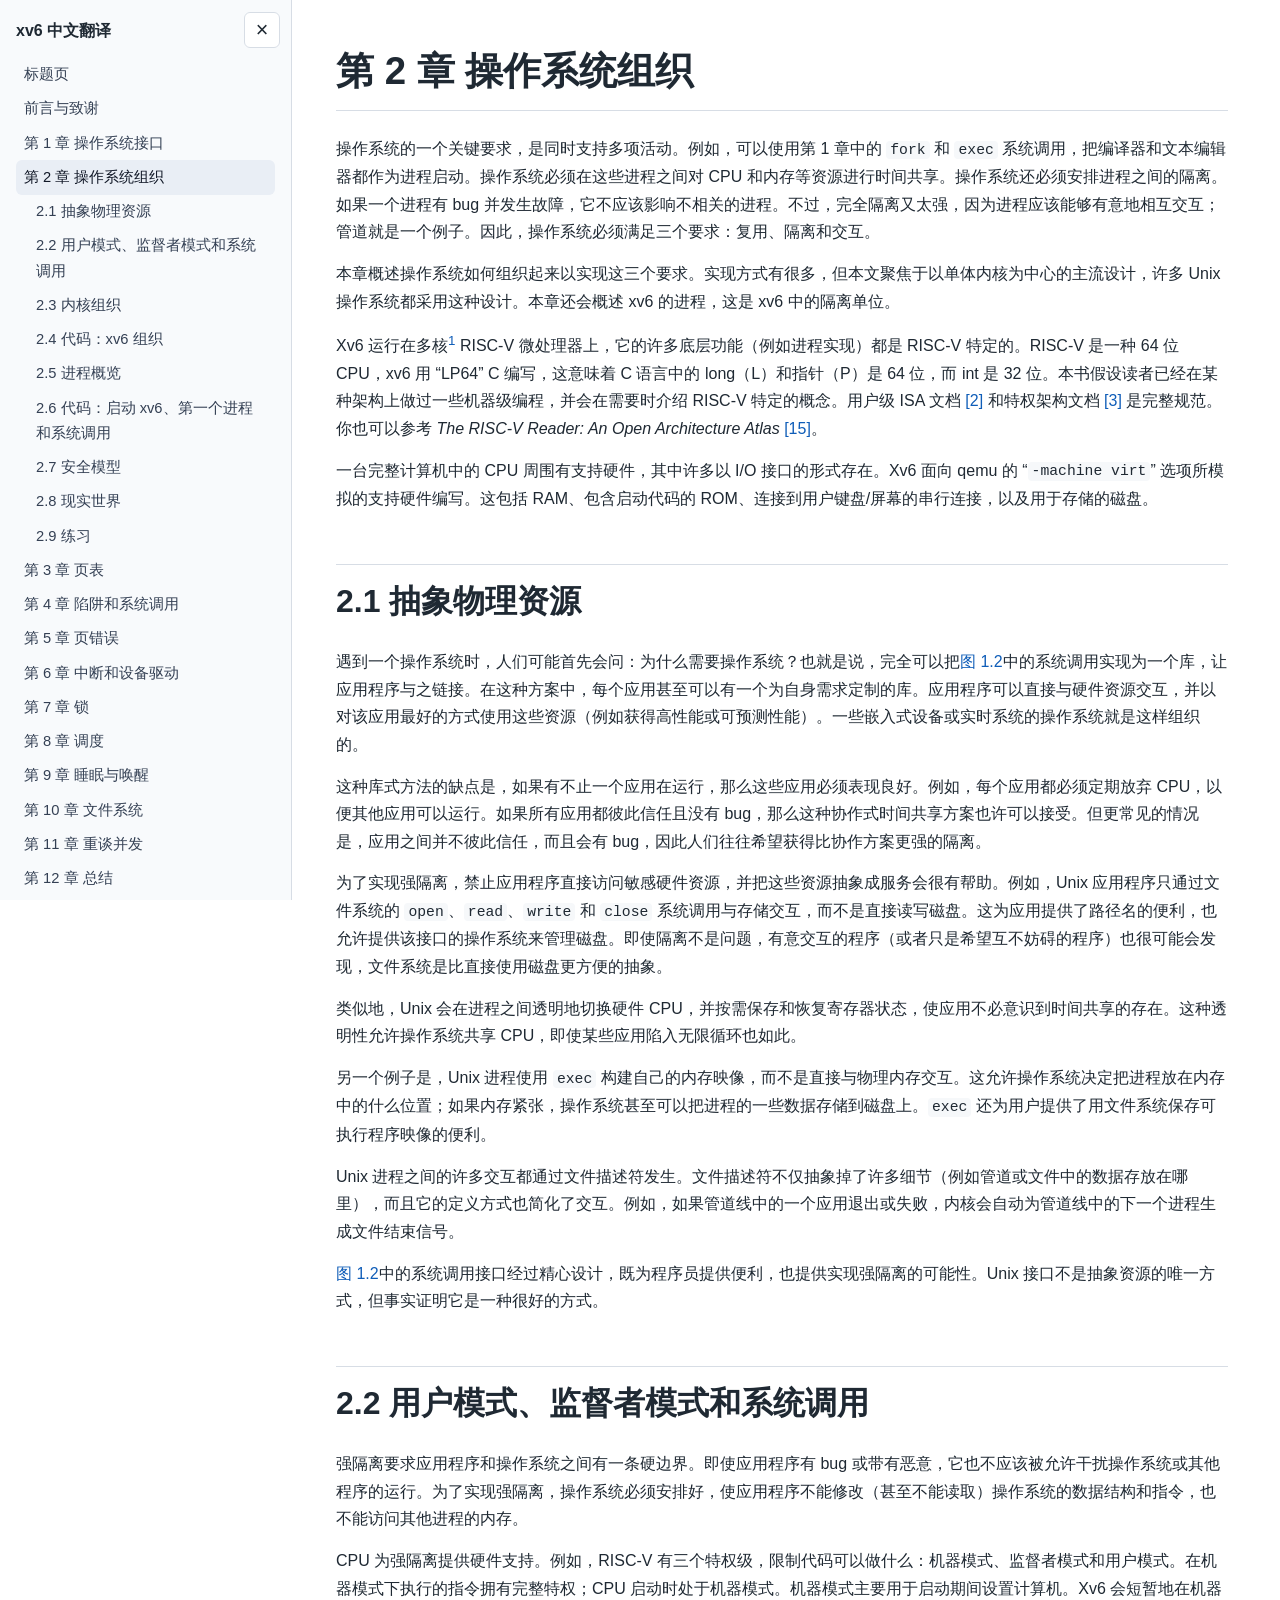
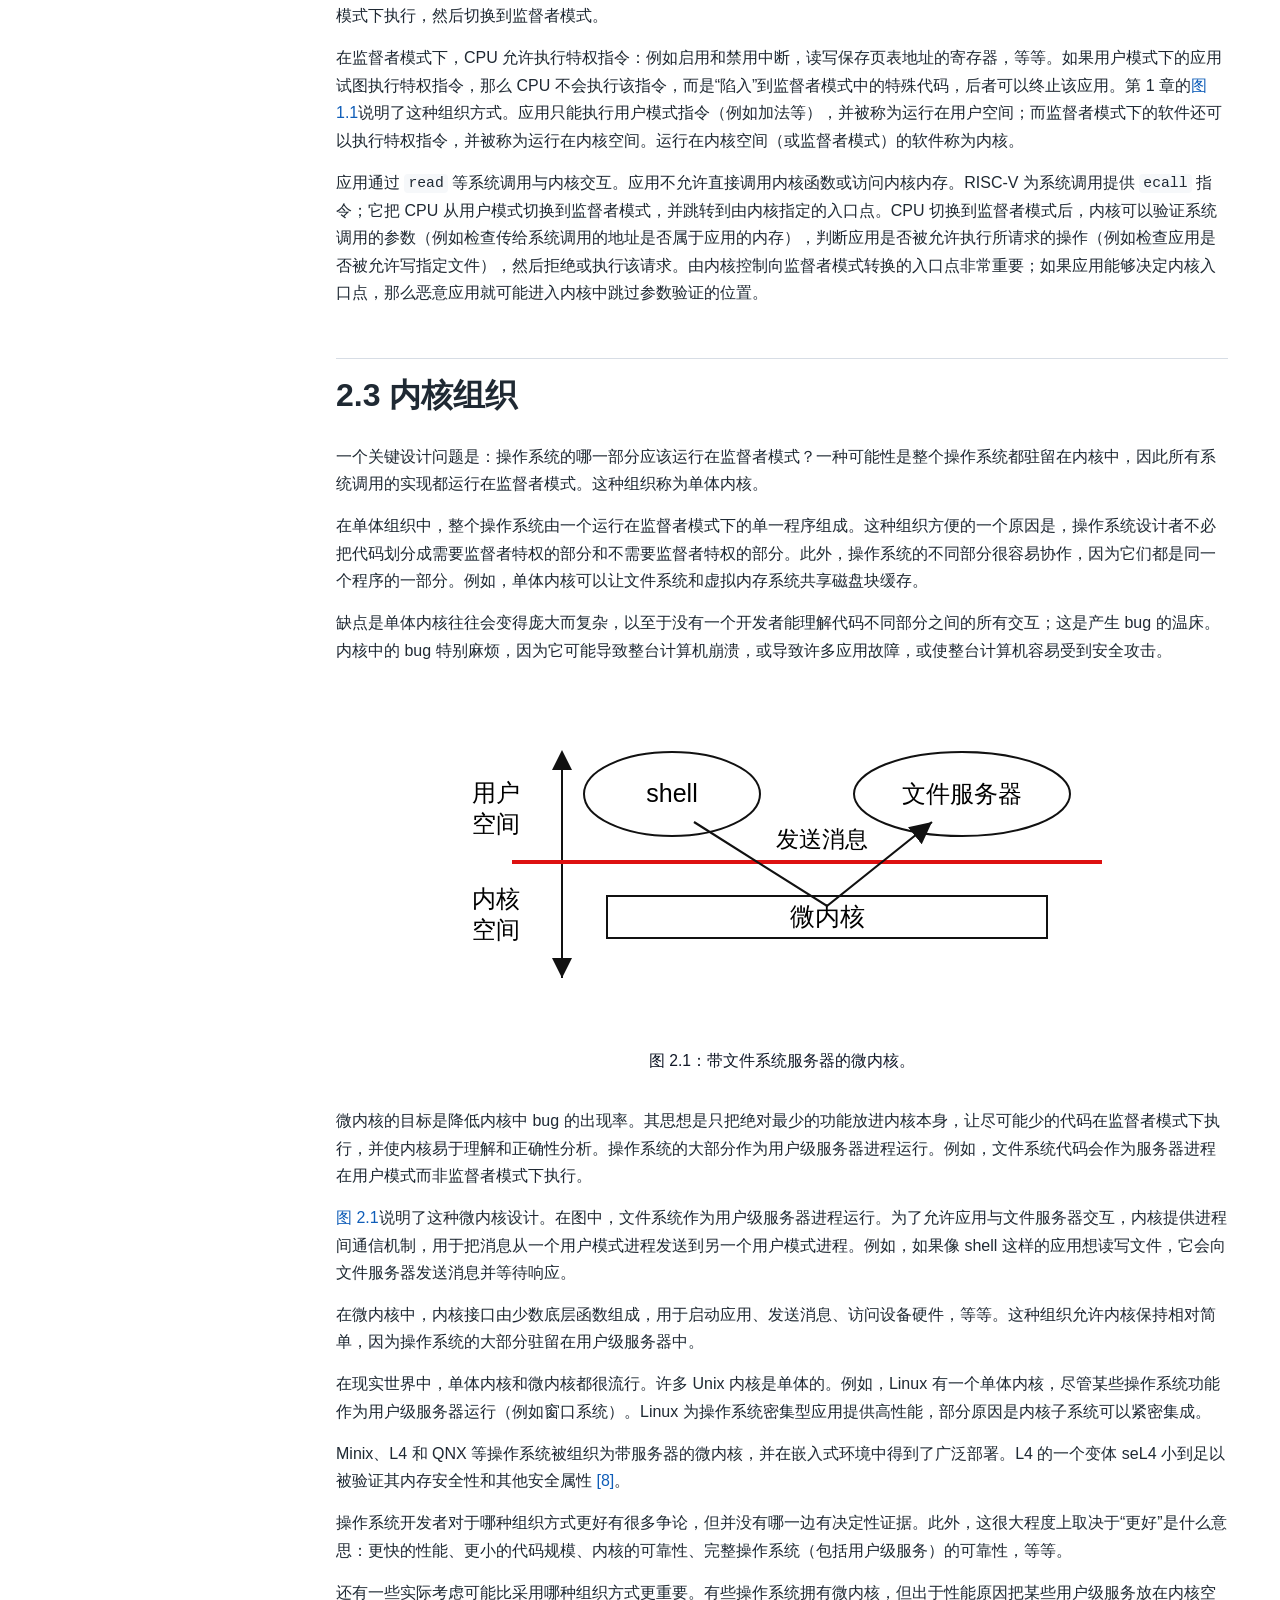
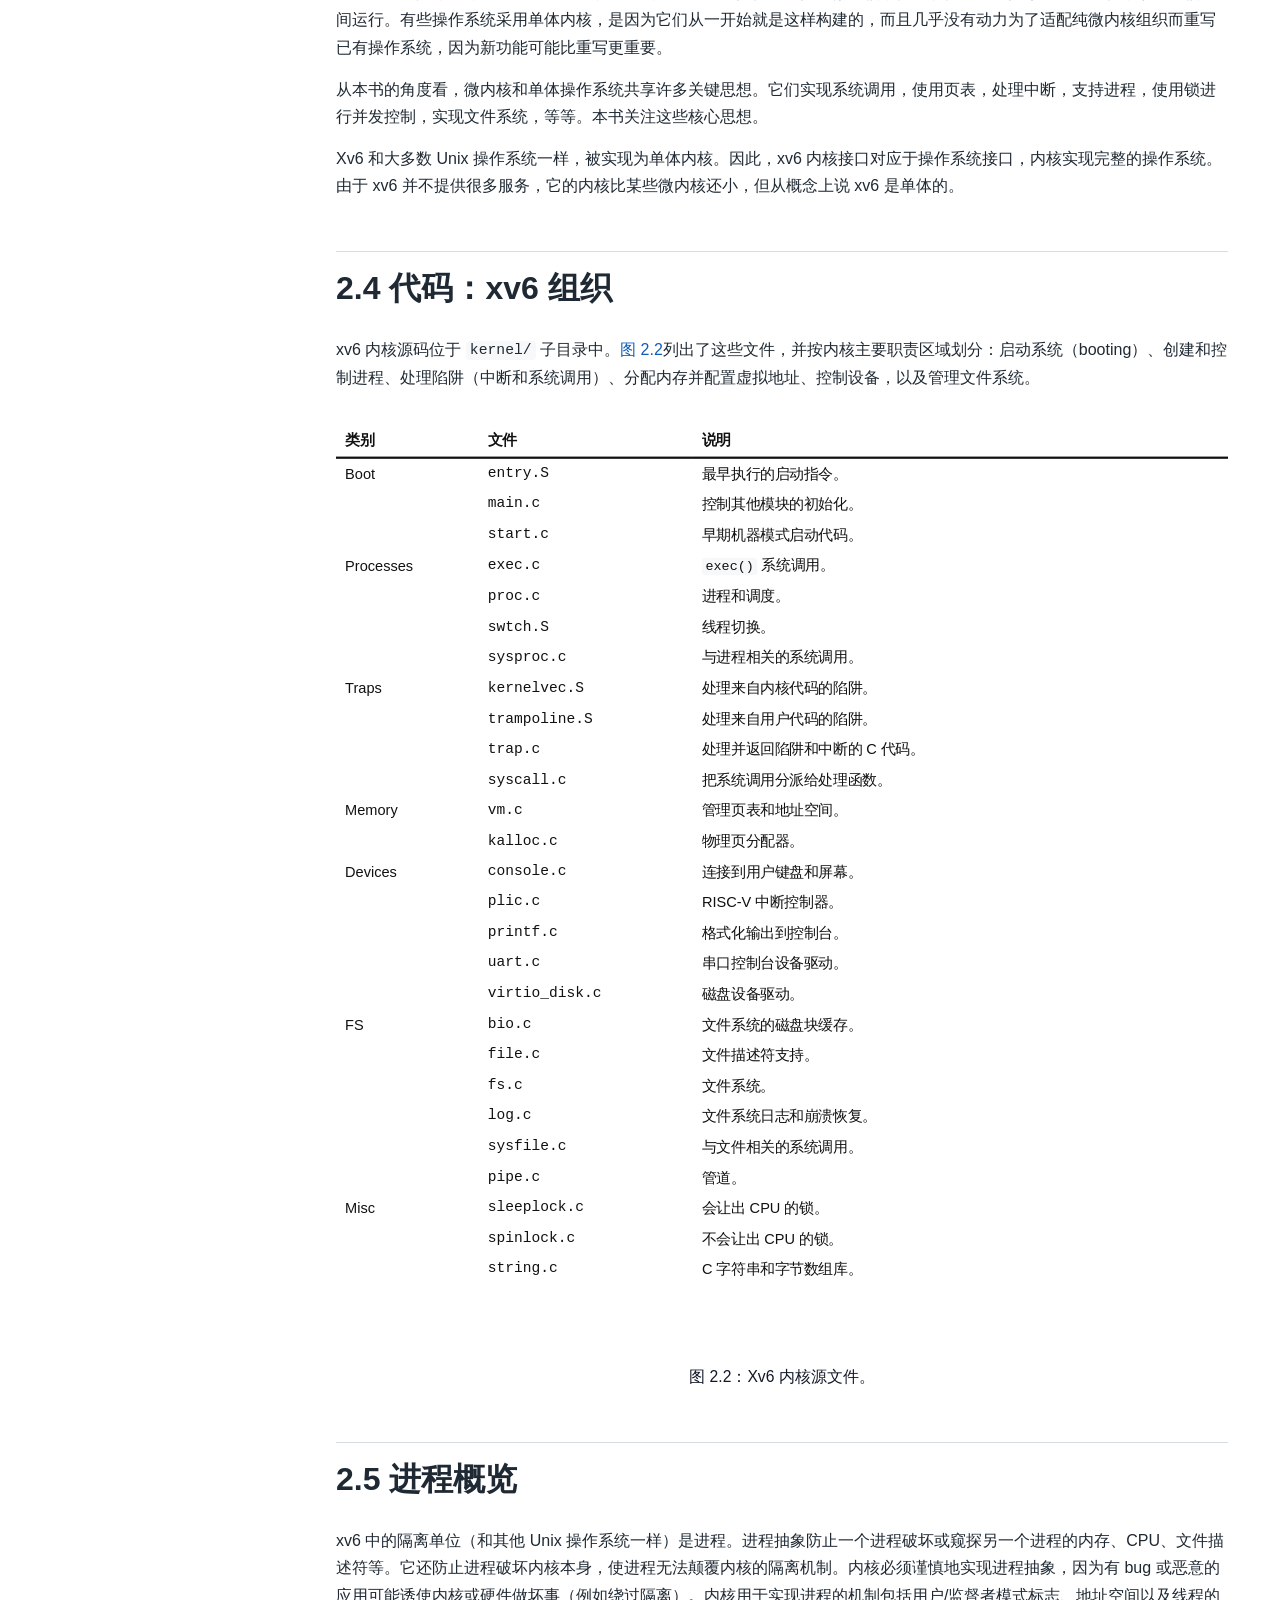
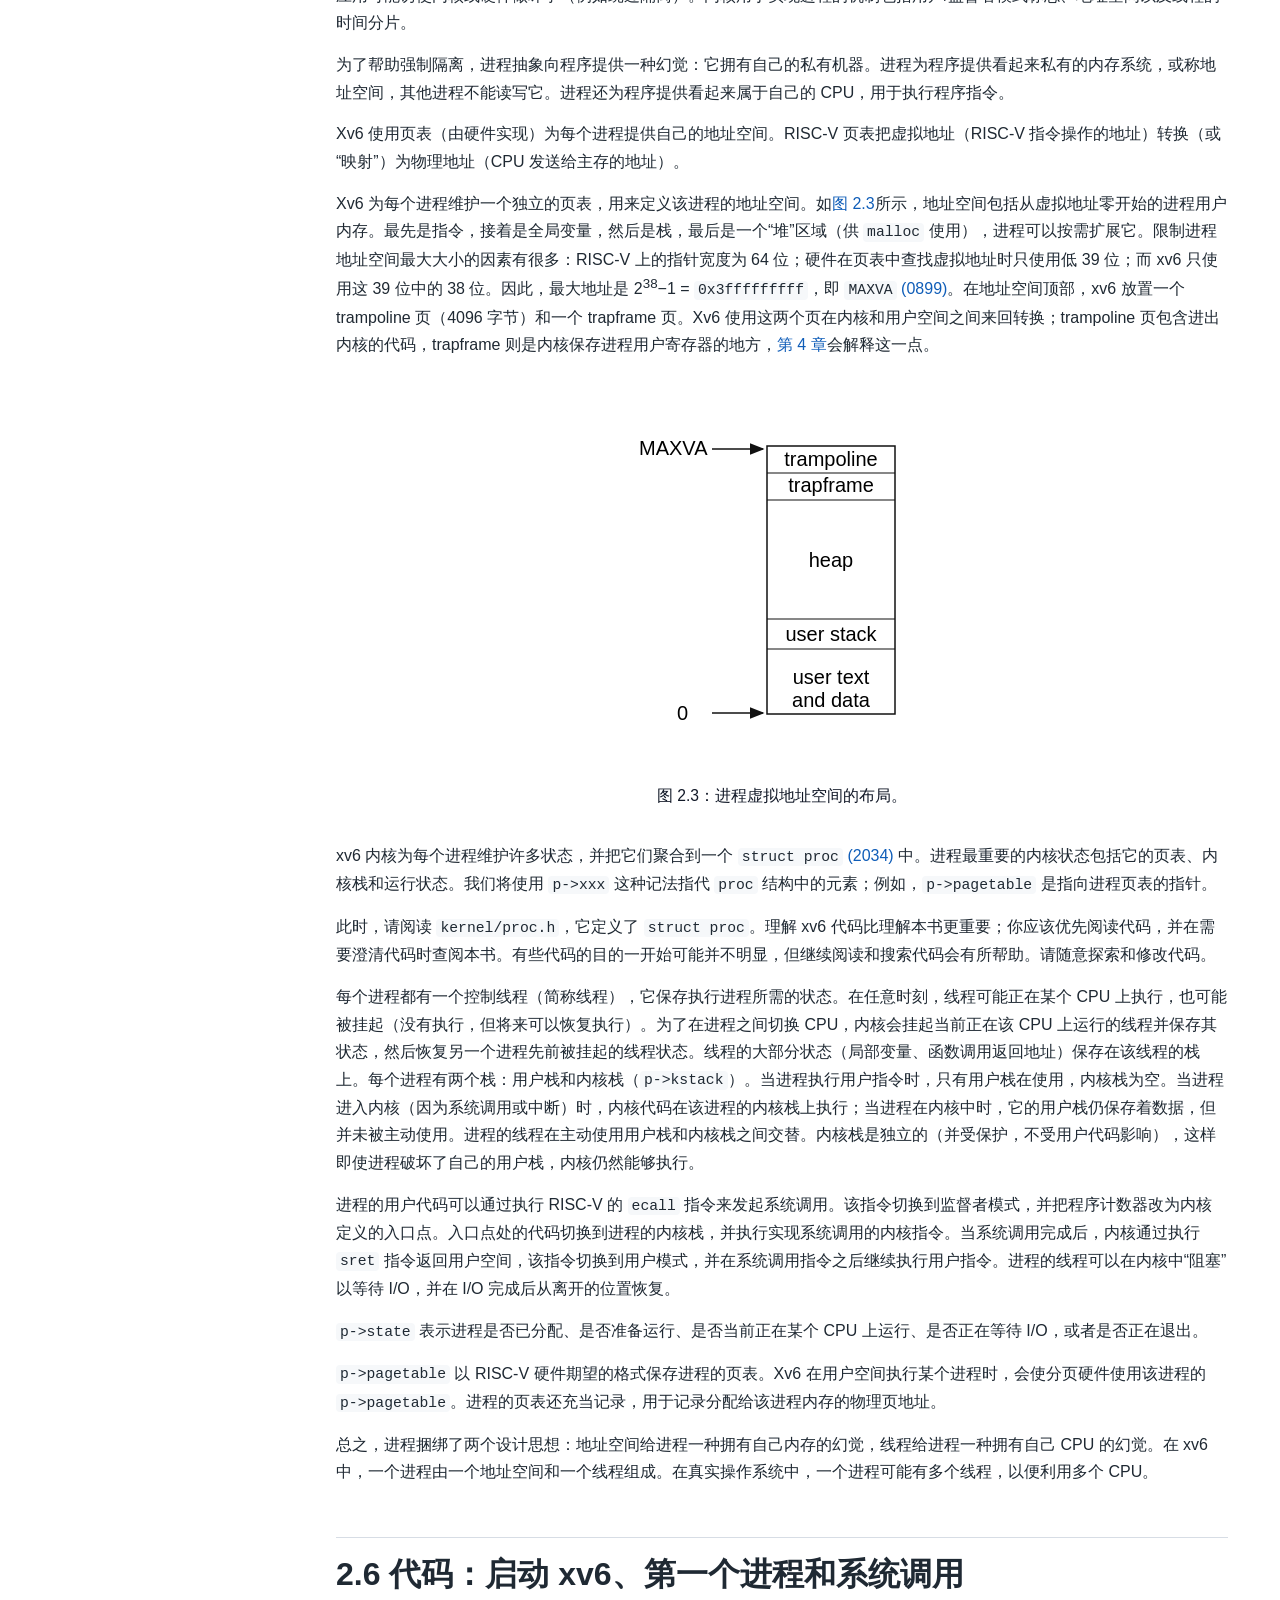
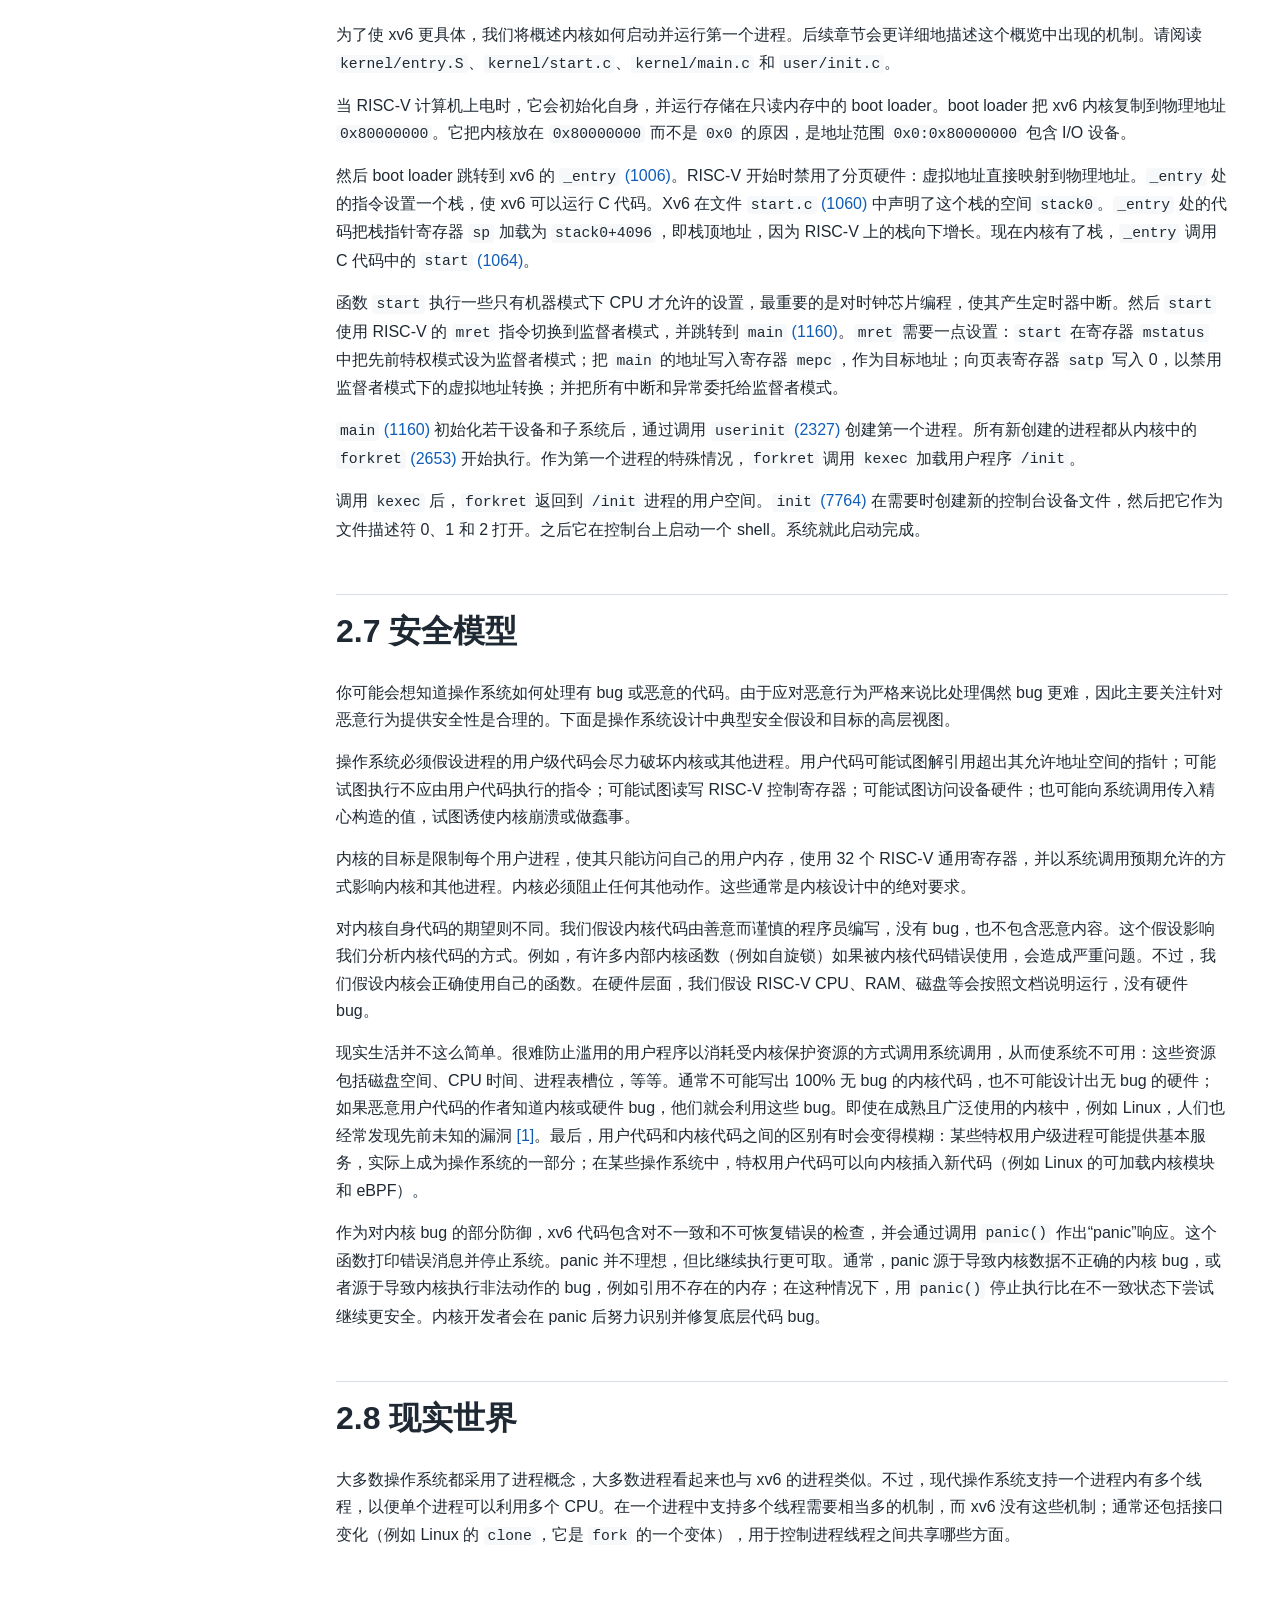
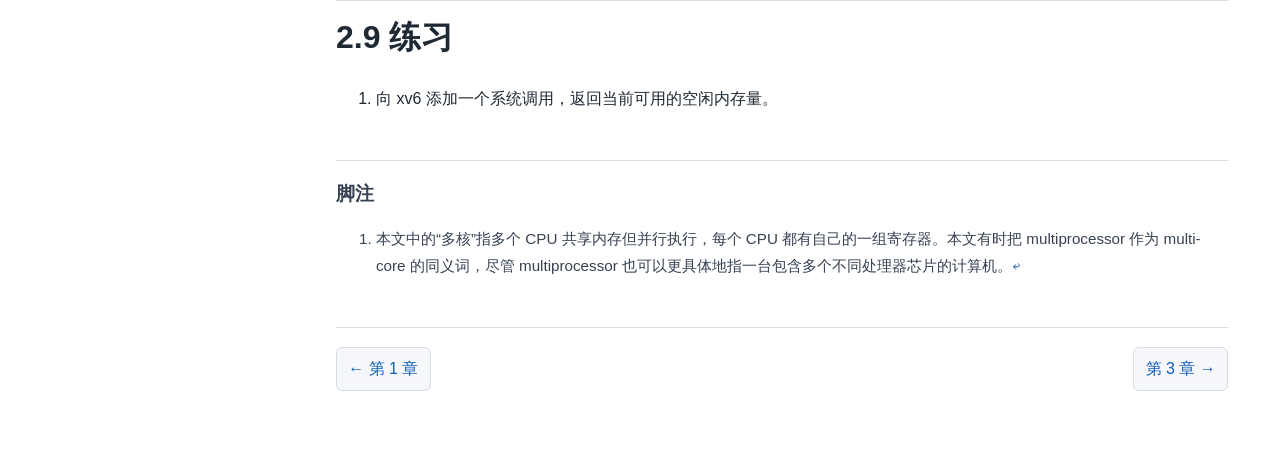
<file: chapter-02.html>
<!doctype html>
<html lang="zh-CN">
<head>
  <meta charset="utf-8">
  <meta name="viewport" content="width=device-width, initial-scale=1">
  <title>第 2 章 操作系统组织 - xv6 中文翻译</title>
  <link rel="stylesheet" href="assets/style.css">
  <script src="assets/sidebar.js" defer></script>
</head>
<body>
  <div class="layout">
    <aside class="sidebar">
      <h2>xv6 中文翻译</h2>
      <nav aria-label="章节导航">
        <a href="index.html">标题页</a>
        <a href="foreword.html">前言与致谢</a>
        <a href="chapter-01.html">第 1 章 操作系统接口</a>
        <a class="active" href="chapter-02.html">第 2 章 操作系统组织</a>
        <a class="sub" href="#section-2-1">2.1 抽象物理资源</a>
        <a class="sub" href="#section-2-2">2.2 用户模式、监督者模式和系统调用</a>
        <a class="sub" href="#section-2-3">2.3 内核组织</a>
        <a class="sub" href="#section-2-4">2.4 代码：xv6 组织</a>
        <a class="sub" href="#section-2-5">2.5 进程概览</a>
        <a class="sub" href="#section-2-6">2.6 代码：启动 xv6、第一个进程和系统调用</a>
        <a class="sub" href="#section-2-7">2.7 安全模型</a>
        <a class="sub" href="#section-2-8">2.8 现实世界</a>
        <a class="sub" href="#section-2-9">2.9 练习</a>
        <a href="chapter-03.html">第 3 章 页表</a>
        <a href="chapter-04.html">第 4 章 陷阱和系统调用</a>
        <a href="chapter-05.html">第 5 章 页错误</a>
        <a href="chapter-06.html">第 6 章 中断和设备驱动</a>
        <a href="chapter-07.html">第 7 章 锁</a>
        <a href="chapter-08.html">第 8 章 调度</a>
        <a href="chapter-09.html">第 9 章 睡眠与唤醒</a>
        <a href="chapter-10.html">第 10 章 文件系统</a>
        <a href="chapter-11.html">第 11 章 重谈并发</a>
        <a href="chapter-12.html">第 12 章 总结</a>
        <a href="references.html">参考文献</a>
      </nav>
    </aside>
    <main>
      <h1 class="page-title">第 2 章 操作系统组织</h1>
      <p>操作系统的一个关键要求，是同时支持多项活动。例如，可以使用第 1 章中的 <code>fork</code> 和 <code>exec</code> 系统调用，把编译器和文本编辑器都作为进程启动。操作系统必须在这些进程之间对 CPU 和内存等资源进行时间共享。操作系统还必须安排进程之间的隔离。如果一个进程有 bug 并发生故障，它不应该影响不相关的进程。不过，完全隔离又太强，因为进程应该能够有意地相互交互；管道就是一个例子。因此，操作系统必须满足三个要求：复用、隔离和交互。</p>
      <p>本章概述操作系统如何组织起来以实现这三个要求。实现方式有很多，但本文聚焦于以单体内核为中心的主流设计，许多 Unix 操作系统都采用这种设计。本章还会概述 xv6 的进程，这是 xv6 中的隔离单位。</p>
      <p>Xv6 运行在多核<sup id="fnref-2-1"><a href="#fn-2-1">1</a></sup> RISC-V 微处理器上，它的许多底层功能（例如进程实现）都是 RISC-V 特定的。RISC-V 是一种 64 位 CPU，xv6 用 “LP64” C 编写，这意味着 C 语言中的 long（L）和指针（P）是 64 位，而 int 是 32 位。本书假设读者已经在某种架构上做过一些机器级编程，并会在需要时介绍 RISC-V 特定的概念。用户级 ISA 文档 <a class="cite" href="references.html#ref-2">[2]</a> 和特权架构文档 <a class="cite" href="references.html#ref-3">[3]</a> 是完整规范。你也可以参考 <em>The RISC-V Reader: An Open Architecture Atlas</em> <a class="cite" href="references.html#ref-15">[15]</a>。</p>
      <p>一台完整计算机中的 CPU 周围有支持硬件，其中许多以 I/O 接口的形式存在。Xv6 面向 qemu 的 “<code>-machine virt</code>” 选项所模拟的支持硬件编写。这包括 RAM、包含启动代码的 ROM、连接到用户键盘/屏幕的串行连接，以及用于存储的磁盘。</p>

      <section id="section-2-1">
        <h2 class="chapter">2.1 抽象物理资源</h2>
        <p>遇到一个操作系统时，人们可能首先会问：为什么需要操作系统？也就是说，完全可以把<a href="chapter-01.html#fig-1-2">图 1.2</a>中的系统调用实现为一个库，让应用程序与之链接。在这种方案中，每个应用甚至可以有一个为自身需求定制的库。应用程序可以直接与硬件资源交互，并以对该应用最好的方式使用这些资源（例如获得高性能或可预测性能）。一些嵌入式设备或实时系统的操作系统就是这样组织的。</p>
        <p>这种库式方法的缺点是，如果有不止一个应用在运行，那么这些应用必须表现良好。例如，每个应用都必须定期放弃 CPU，以便其他应用可以运行。如果所有应用都彼此信任且没有 bug，那么这种协作式时间共享方案也许可以接受。但更常见的情况是，应用之间并不彼此信任，而且会有 bug，因此人们往往希望获得比协作方案更强的隔离。</p>
        <p>为了实现强隔离，禁止应用程序直接访问敏感硬件资源，并把这些资源抽象成服务会很有帮助。例如，Unix 应用程序只通过文件系统的 <code>open</code>、<code>read</code>、<code>write</code> 和 <code>close</code> 系统调用与存储交互，而不是直接读写磁盘。这为应用提供了路径名的便利，也允许提供该接口的操作系统来管理磁盘。即使隔离不是问题，有意交互的程序（或者只是希望互不妨碍的程序）也很可能会发现，文件系统是比直接使用磁盘更方便的抽象。</p>
        <p>类似地，Unix 会在进程之间透明地切换硬件 CPU，并按需保存和恢复寄存器状态，使应用不必意识到时间共享的存在。这种透明性允许操作系统共享 CPU，即使某些应用陷入无限循环也如此。</p>
        <p>另一个例子是，Unix 进程使用 <code>exec</code> 构建自己的内存映像，而不是直接与物理内存交互。这允许操作系统决定把进程放在内存中的什么位置；如果内存紧张，操作系统甚至可以把进程的一些数据存储到磁盘上。<code>exec</code> 还为用户提供了用文件系统保存可执行程序映像的便利。</p>
        <p>Unix 进程之间的许多交互都通过文件描述符发生。文件描述符不仅抽象掉了许多细节（例如管道或文件中的数据存放在哪里），而且它的定义方式也简化了交互。例如，如果管道线中的一个应用退出或失败，内核会自动为管道线中的下一个进程生成文件结束信号。</p>
        <p><a href="chapter-01.html#fig-1-2">图 1.2</a>中的系统调用接口经过精心设计，既为程序员提供便利，也提供实现强隔离的可能性。Unix 接口不是抽象资源的唯一方式，但事实证明它是一种很好的方式。</p>
      </section>

      <section id="section-2-2">
        <h2 class="chapter">2.2 用户模式、监督者模式和系统调用</h2>
        <p>强隔离要求应用程序和操作系统之间有一条硬边界。即使应用程序有 bug 或带有恶意，它也不应该被允许干扰操作系统或其他程序的运行。为了实现强隔离，操作系统必须安排好，使应用程序不能修改（甚至不能读取）操作系统的数据结构和指令，也不能访问其他进程的内存。</p>
        <p>CPU 为强隔离提供硬件支持。例如，RISC-V 有三个特权级，限制代码可以做什么：机器模式、监督者模式和用户模式。在机器模式下执行的指令拥有完整特权；CPU 启动时处于机器模式。机器模式主要用于启动期间设置计算机。Xv6 会短暂地在机器模式下执行，然后切换到监督者模式。</p>
        <p>在监督者模式下，CPU 允许执行特权指令：例如启用和禁用中断，读写保存页表地址的寄存器，等等。如果用户模式下的应用试图执行特权指令，那么 CPU 不会执行该指令，而是“陷入”到监督者模式中的特殊代码，后者可以终止该应用。第 1 章的<a href="chapter-01.html#fig-1-1">图 1.1</a>说明了这种组织方式。应用只能执行用户模式指令（例如加法等），并被称为运行在用户空间；而监督者模式下的软件还可以执行特权指令，并被称为运行在内核空间。运行在内核空间（或监督者模式）的软件称为内核。</p>
        <p>应用通过 <code>read</code> 等系统调用与内核交互。应用不允许直接调用内核函数或访问内核内存。RISC-V 为系统调用提供 <code>ecall</code> 指令；它把 CPU 从用户模式切换到监督者模式，并跳转到由内核指定的入口点。CPU 切换到监督者模式后，内核可以验证系统调用的参数（例如检查传给系统调用的地址是否属于应用的内存），判断应用是否被允许执行所请求的操作（例如检查应用是否被允许写指定文件），然后拒绝或执行该请求。由内核控制向监督者模式转换的入口点非常重要；如果应用能够决定内核入口点，那么恶意应用就可能进入内核中跳过参数验证的位置。</p>
      </section>

      <section id="section-2-3">
        <h2 class="chapter">2.3 内核组织</h2>
        <p>一个关键设计问题是：操作系统的哪一部分应该运行在监督者模式？一种可能性是整个操作系统都驻留在内核中，因此所有系统调用的实现都运行在监督者模式。这种组织称为单体内核。</p>
        <p>在单体组织中，整个操作系统由一个运行在监督者模式下的单一程序组成。这种组织方便的一个原因是，操作系统设计者不必把代码划分成需要监督者特权的部分和不需要监督者特权的部分。此外，操作系统的不同部分很容易协作，因为它们都是同一个程序的一部分。例如，单体内核可以让文件系统和虚拟内存系统共享磁盘块缓存。</p>
        <p>缺点是单体内核往往会变得庞大而复杂，以至于没有一个开发者能理解代码不同部分之间的所有交互；这是产生 bug 的温床。内核中的 bug 特别麻烦，因为它可能导致整台计算机崩溃，或导致许多应用故障，或使整台计算机容易受到安全攻击。</p>

        <figure id="fig-2-1">
          <svg class="svg-wrap" role="img" aria-labelledby="fig-2-1-title fig-2-1-desc" viewBox="0 0 760 340" width="100%" style="max-width: 760px; font-family: Arial, Helvetica, sans-serif;">
            <title id="fig-2-1-title">图 2.1：带文件系统服务器的微内核</title>
            <desc id="fig-2-1-desc">用户空间中有 shell 和文件服务器，内核空间中有微内核，消息从 shell 经微内核发送到文件服务器。</desc>
            <defs>
              <marker id="fig21-arrow" markerWidth="12" markerHeight="10" refX="10" refY="5" orient="auto" markerUnits="strokeWidth"><path d="M 0 0 L 10 5 L 0 10 z" fill="#111" /></marker>
              <marker id="fig21-arrow-start" markerWidth="12" markerHeight="10" refX="2" refY="5" orient="auto" markerUnits="strokeWidth"><path d="M 10 0 L 0 5 L 10 10 z" fill="#111" /></marker>
            </defs>
            <text x="70" y="105" font-size="24">用户</text><text x="70" y="136" font-size="24">空间</text>
            <text x="70" y="211" font-size="24">内核</text><text x="70" y="242" font-size="24">空间</text>
            <line x1="160" y1="58" x2="160" y2="282" stroke="#111" stroke-width="2" marker-start="url(#fig21-arrow-start)" marker-end="url(#fig21-arrow)" />
            <line x1="110" y1="166" x2="700" y2="166" stroke="#d11" stroke-width="4" />
            <ellipse cx="270" cy="98" rx="88" ry="42" fill="white" stroke="#111" stroke-width="2" />
            <text x="270" y="106" text-anchor="middle" font-size="25">shell</text>
            <ellipse cx="560" cy="98" rx="108" ry="42" fill="white" stroke="#111" stroke-width="2" />
            <text x="560" y="106" text-anchor="middle" font-size="24">文件服务器</text>
            <rect x="205" y="200" width="440" height="42" fill="white" stroke="#111" stroke-width="2" />
            <text x="425" y="229" text-anchor="middle" font-size="25">微内核</text>
            <path d="M 292 126 L 425 210 L 530 126" fill="none" stroke="#111" stroke-width="2.2" marker-end="url(#fig21-arrow)" />
            <text x="420" y="151" text-anchor="middle" font-size="23">发送消息</text>
          </svg>
          <figcaption>图 2.1：带文件系统服务器的微内核。</figcaption>
        </figure>

        <p>微内核的目标是降低内核中 bug 的出现率。其思想是只把绝对最少的功能放进内核本身，让尽可能少的代码在监督者模式下执行，并使内核易于理解和正确性分析。操作系统的大部分作为用户级服务器进程运行。例如，文件系统代码会作为服务器进程在用户模式而非监督者模式下执行。</p>
        <p><a href="#fig-2-1">图 2.1</a>说明了这种微内核设计。在图中，文件系统作为用户级服务器进程运行。为了允许应用与文件服务器交互，内核提供进程间通信机制，用于把消息从一个用户模式进程发送到另一个用户模式进程。例如，如果像 shell 这样的应用想读写文件，它会向文件服务器发送消息并等待响应。</p>
        <p>在微内核中，内核接口由少数底层函数组成，用于启动应用、发送消息、访问设备硬件，等等。这种组织允许内核保持相对简单，因为操作系统的大部分驻留在用户级服务器中。</p>
        <p>在现实世界中，单体内核和微内核都很流行。许多 Unix 内核是单体的。例如，Linux 有一个单体内核，尽管某些操作系统功能作为用户级服务器运行（例如窗口系统）。Linux 为操作系统密集型应用提供高性能，部分原因是内核子系统可以紧密集成。</p>
        <p>Minix、L4 和 QNX 等操作系统被组织为带服务器的微内核，并在嵌入式环境中得到了广泛部署。L4 的一个变体 seL4 小到足以被验证其内存安全性和其他安全属性 <a class="cite" href="references.html#ref-8">[8]</a>。</p>
        <p>操作系统开发者对于哪种组织方式更好有很多争论，但并没有哪一边有决定性证据。此外，这很大程度上取决于“更好”是什么意思：更快的性能、更小的代码规模、内核的可靠性、完整操作系统（包括用户级服务）的可靠性，等等。</p>
        <p>还有一些实际考虑可能比采用哪种组织方式更重要。有些操作系统拥有微内核，但出于性能原因把某些用户级服务放在内核空间运行。有些操作系统采用单体内核，是因为它们从一开始就是这样构建的，而且几乎没有动力为了适配纯微内核组织而重写已有操作系统，因为新功能可能比重写更重要。</p>
        <p>从本书的角度看，微内核和单体操作系统共享许多关键思想。它们实现系统调用，使用页表，处理中断，支持进程，使用锁进行并发控制，实现文件系统，等等。本书关注这些核心思想。</p>
        <p>Xv6 和大多数 Unix 操作系统一样，被实现为单体内核。因此，xv6 内核接口对应于操作系统接口，内核实现完整的操作系统。由于 xv6 并不提供很多服务，它的内核比某些微内核还小，但从概念上说 xv6 是单体的。</p>
      </section>

      <section id="section-2-4">
        <h2 class="chapter">2.4 代码：xv6 组织</h2>
        <p>xv6 内核源码位于 <code>kernel/</code> 子目录中。<a href="#fig-2-2">图 2.2</a>列出了这些文件，并按内核主要职责区域划分：启动系统（booting）、创建和控制进程、处理陷阱（中断和系统调用）、分配内存并配置虚拟地址、控制设备，以及管理文件系统。</p>

        <figure id="fig-2-2">
          <svg class="svg-wrap" role="img" aria-labelledby="fig-2-2-title fig-2-2-desc" viewBox="0 0 980 1020" width="100%" style="max-width: 980px; font-family: Arial, Helvetica, sans-serif;">
            <title id="fig-2-2-title">图 2.2：Xv6 内核源文件</title>
            <desc id="fig-2-2-desc">一个表格，按职责列出 xv6 内核源文件及说明。</desc>
            <foreignObject x="0" y="0" width="980" height="975">
              <div xmlns="http://www.w3.org/1999/xhtml">
                <table style="width: 100%; border-collapse: collapse; font-size: 16px; line-height: 1.35; color: #111; text-align: left;">
                  <thead><tr><th style="width: 16%; padding: 7px 10px; border-bottom: 2px solid #111;">类别</th><th style="width: 24%; padding: 7px 10px; border-bottom: 2px solid #111;">文件</th><th style="padding: 7px 10px; border-bottom: 2px solid #111;">说明</th></tr></thead>
                  <tbody>
                    <tr><td style="padding: 6px 10px;">Boot</td><td style="padding: 6px 10px; font-family: monospace;">entry.S</td><td style="padding: 6px 10px;">最早执行的启动指令。</td></tr>
                    <tr><td></td><td style="padding: 6px 10px; font-family: monospace;">main.c</td><td style="padding: 6px 10px;">控制其他模块的初始化。</td></tr>
                    <tr><td></td><td style="padding: 6px 10px; font-family: monospace;">start.c</td><td style="padding: 6px 10px;">早期机器模式启动代码。</td></tr>
                    <tr><td style="padding: 6px 10px;">Processes</td><td style="padding: 6px 10px; font-family: monospace;">exec.c</td><td style="padding: 6px 10px;"><code>exec()</code> 系统调用。</td></tr>
                    <tr><td></td><td style="padding: 6px 10px; font-family: monospace;">proc.c</td><td style="padding: 6px 10px;">进程和调度。</td></tr>
                    <tr><td></td><td style="padding: 6px 10px; font-family: monospace;">swtch.S</td><td style="padding: 6px 10px;">线程切换。</td></tr>
                    <tr><td></td><td style="padding: 6px 10px; font-family: monospace;">sysproc.c</td><td style="padding: 6px 10px;">与进程相关的系统调用。</td></tr>
                    <tr><td style="padding: 6px 10px;">Traps</td><td style="padding: 6px 10px; font-family: monospace;">kernelvec.S</td><td style="padding: 6px 10px;">处理来自内核代码的陷阱。</td></tr>
                    <tr><td></td><td style="padding: 6px 10px; font-family: monospace;">trampoline.S</td><td style="padding: 6px 10px;">处理来自用户代码的陷阱。</td></tr>
                    <tr><td></td><td style="padding: 6px 10px; font-family: monospace;">trap.c</td><td style="padding: 6px 10px;">处理并返回陷阱和中断的 C 代码。</td></tr>
                    <tr><td></td><td style="padding: 6px 10px; font-family: monospace;">syscall.c</td><td style="padding: 6px 10px;">把系统调用分派给处理函数。</td></tr>
                    <tr><td style="padding: 6px 10px;">Memory</td><td style="padding: 6px 10px; font-family: monospace;">vm.c</td><td style="padding: 6px 10px;">管理页表和地址空间。</td></tr>
                    <tr><td></td><td style="padding: 6px 10px; font-family: monospace;">kalloc.c</td><td style="padding: 6px 10px;">物理页分配器。</td></tr>
                    <tr><td style="padding: 6px 10px;">Devices</td><td style="padding: 6px 10px; font-family: monospace;">console.c</td><td style="padding: 6px 10px;">连接到用户键盘和屏幕。</td></tr>
                    <tr><td></td><td style="padding: 6px 10px; font-family: monospace;">plic.c</td><td style="padding: 6px 10px;">RISC-V 中断控制器。</td></tr>
                    <tr><td></td><td style="padding: 6px 10px; font-family: monospace;">printf.c</td><td style="padding: 6px 10px;">格式化输出到控制台。</td></tr>
                    <tr><td></td><td style="padding: 6px 10px; font-family: monospace;">uart.c</td><td style="padding: 6px 10px;">串口控制台设备驱动。</td></tr>
                    <tr><td></td><td style="padding: 6px 10px; font-family: monospace;">virtio_disk.c</td><td style="padding: 6px 10px;">磁盘设备驱动。</td></tr>
                    <tr><td style="padding: 6px 10px;">FS</td><td style="padding: 6px 10px; font-family: monospace;">bio.c</td><td style="padding: 6px 10px;">文件系统的磁盘块缓存。</td></tr>
                    <tr><td></td><td style="padding: 6px 10px; font-family: monospace;">file.c</td><td style="padding: 6px 10px;">文件描述符支持。</td></tr>
                    <tr><td></td><td style="padding: 6px 10px; font-family: monospace;">fs.c</td><td style="padding: 6px 10px;">文件系统。</td></tr>
                    <tr><td></td><td style="padding: 6px 10px; font-family: monospace;">log.c</td><td style="padding: 6px 10px;">文件系统日志和崩溃恢复。</td></tr>
                    <tr><td></td><td style="padding: 6px 10px; font-family: monospace;">sysfile.c</td><td style="padding: 6px 10px;">与文件相关的系统调用。</td></tr>
                    <tr><td></td><td style="padding: 6px 10px; font-family: monospace;">pipe.c</td><td style="padding: 6px 10px;">管道。</td></tr>
                    <tr><td style="padding: 6px 10px;">Misc</td><td style="padding: 6px 10px; font-family: monospace;">sleeplock.c</td><td style="padding: 6px 10px;">会让出 CPU 的锁。</td></tr>
                    <tr><td></td><td style="padding: 6px 10px; font-family: monospace;">spinlock.c</td><td style="padding: 6px 10px;">不会让出 CPU 的锁。</td></tr>
                    <tr><td></td><td style="padding: 6px 10px; font-family: monospace;">string.c</td><td style="padding: 6px 10px;">C 字符串和字节数组库。</td></tr>
                  </tbody>
                </table>
              </div>
            </foreignObject>
          </svg>
          <figcaption>图 2.2：Xv6 内核源文件。</figcaption>
        </figure>
      </section>

      <section id="section-2-5">
        <h2 class="chapter">2.5 进程概览</h2>
        <p>xv6 中的隔离单位（和其他 Unix 操作系统一样）是进程。进程抽象防止一个进程破坏或窥探另一个进程的内存、CPU、文件描述符等。它还防止进程破坏内核本身，使进程无法颠覆内核的隔离机制。内核必须谨慎地实现进程抽象，因为有 bug 或恶意的应用可能诱使内核或硬件做坏事（例如绕过隔离）。内核用于实现进程的机制包括用户/监督者模式标志、地址空间以及线程的时间分片。</p>
        <p>为了帮助强制隔离，进程抽象向程序提供一种幻觉：它拥有自己的私有机器。进程为程序提供看起来私有的内存系统，或称地址空间，其他进程不能读写它。进程还为程序提供看起来属于自己的 CPU，用于执行程序指令。</p>
        <p>Xv6 使用页表（由硬件实现）为每个进程提供自己的地址空间。RISC-V 页表把虚拟地址（RISC-V 指令操作的地址）转换（或“映射”）为物理地址（CPU 发送给主存的地址）。</p>
        <p>Xv6 为每个进程维护一个独立的页表，用来定义该进程的地址空间。如<a href="#fig-2-3">图 2.3</a>所示，地址空间包括从虚拟地址零开始的进程用户内存。最先是指令，接着是全局变量，然后是栈，最后是一个“堆”区域（供 <code>malloc</code> 使用），进程可以按需扩展它。限制进程地址空间最大大小的因素有很多：RISC-V 上的指针宽度为 64 位；硬件在页表中查找虚拟地址时只使用低 39 位；而 xv6 只使用这 39 位中的 38 位。因此，最大地址是 2<sup>38</sup>−1 = <code>0x3fffffffff</code>，即 <code>MAXVA</code> <a class="source-ref" href="https://github.com/mit-pdos/xv6-riscv/blob/riscv/kernel/riscv.h#L380" target="_blank" rel="noopener">(0899)</a>。在地址空间顶部，xv6 放置一个 trampoline 页（4096 字节）和一个 trapframe 页。Xv6 使用这两个页在内核和用户空间之间来回转换；trampoline 页包含进出内核的代码，trapframe 则是内核保存进程用户寄存器的地方，<a href="chapter-04.html">第 4 章</a>会解释这一点。</p>

        <figure id="fig-2-3">
          <svg class="svg-wrap" role="img" aria-labelledby="fig-2-3-title fig-2-3-desc" viewBox="0 0 430 380" width="100%" style="max-width: 430px; font-family: Arial, Helvetica, sans-serif;">
            <title id="fig-2-3-title">图 2.3：进程虚拟地址空间布局</title>
            <desc id="fig-2-3-desc">一个连续的竖向进程虚拟地址空间，从底部地址 0 到顶部 MAXVA，依次包含用户文本和数据、用户栈、堆、trapframe 和 trampoline。</desc>
            <defs>
              <marker id="fig-2-3-arrow" markerWidth="10" markerHeight="8" refX="9" refY="4" orient="auto" markerUnits="strokeWidth">
                <path d="M 0 0 L 10 4 L 0 8 z" fill="#111" />
              </marker>
            </defs>
            <text x="72" y="64" font-size="20">MAXVA</text>
            <line x1="145" y1="58" x2="196" y2="58" stroke="#111" stroke-width="1.5" marker-end="url(#fig-2-3-arrow)" />
            <text x="110" y="329" font-size="20">0</text>
            <line x1="145" y1="322" x2="196" y2="322" stroke="#111" stroke-width="1.5" marker-end="url(#fig-2-3-arrow)" />
            <rect x="200" y="55" width="128" height="268" fill="white" stroke="#111" stroke-width="1.5" />
            <line x1="200" y1="82" x2="328" y2="82" stroke="#111" stroke-width="1.2" />
            <line x1="200" y1="109" x2="328" y2="109" stroke="#111" stroke-width="1.2" />
            <line x1="200" y1="228" x2="328" y2="228" stroke="#111" stroke-width="1.2" />
            <line x1="200" y1="258" x2="328" y2="258" stroke="#111" stroke-width="1.2" />
            <text x="264" y="75" text-anchor="middle" font-size="20">trampoline</text>
            <text x="264" y="101" text-anchor="middle" font-size="20">trapframe</text>
            <text x="264" y="176" text-anchor="middle" font-size="20">heap</text>
            <text x="264" y="250" text-anchor="middle" font-size="20">user stack</text>
            <text x="264" y="293" text-anchor="middle" font-size="20">user text</text>
            <text x="264" y="316" text-anchor="middle" font-size="20">and data</text>
          </svg>
          <figcaption>图 2.3：进程虚拟地址空间的布局。</figcaption>
        </figure>

        <p>xv6 内核为每个进程维护许多状态，并把它们聚合到一个 <code>struct proc</code> <a class="source-ref" href="https://github.com/mit-pdos/xv6-riscv/blob/riscv/kernel/proc.h#L85" target="_blank" rel="noopener">(2034)</a> 中。进程最重要的内核状态包括它的页表、内核栈和运行状态。我们将使用 <code>p-&gt;xxx</code> 这种记法指代 <code>proc</code> 结构中的元素；例如，<code>p-&gt;pagetable</code> 是指向进程页表的指针。</p>
        <p>此时，请阅读 <code>kernel/proc.h</code>，它定义了 <code>struct proc</code>。理解 xv6 代码比理解本书更重要；你应该优先阅读代码，并在需要澄清代码时查阅本书。有些代码的目的一开始可能并不明显，但继续阅读和搜索代码会有所帮助。请随意探索和修改代码。</p>
        <p>每个进程都有一个控制线程（简称线程），它保存执行进程所需的状态。在任意时刻，线程可能正在某个 CPU 上执行，也可能被挂起（没有执行，但将来可以恢复执行）。为了在进程之间切换 CPU，内核会挂起当前正在该 CPU 上运行的线程并保存其状态，然后恢复另一个进程先前被挂起的线程状态。线程的大部分状态（局部变量、函数调用返回地址）保存在该线程的栈上。每个进程有两个栈：用户栈和内核栈（<code>p-&gt;kstack</code>）。当进程执行用户指令时，只有用户栈在使用，内核栈为空。当进程进入内核（因为系统调用或中断）时，内核代码在该进程的内核栈上执行；当进程在内核中时，它的用户栈仍保存着数据，但并未被主动使用。进程的线程在主动使用用户栈和内核栈之间交替。内核栈是独立的（并受保护，不受用户代码影响），这样即使进程破坏了自己的用户栈，内核仍然能够执行。</p>
        <p>进程的用户代码可以通过执行 RISC-V 的 <code>ecall</code> 指令来发起系统调用。该指令切换到监督者模式，并把程序计数器改为内核定义的入口点。入口点处的代码切换到进程的内核栈，并执行实现系统调用的内核指令。当系统调用完成后，内核通过执行 <code>sret</code> 指令返回用户空间，该指令切换到用户模式，并在系统调用指令之后继续执行用户指令。进程的线程可以在内核中“阻塞”以等待 I/O，并在 I/O 完成后从离开的位置恢复。</p>
        <p><code>p-&gt;state</code> 表示进程是否已分配、是否准备运行、是否当前正在某个 CPU 上运行、是否正在等待 I/O，或者是否正在退出。</p>
        <p><code>p-&gt;pagetable</code> 以 RISC-V 硬件期望的格式保存进程的页表。Xv6 在用户空间执行某个进程时，会使分页硬件使用该进程的 <code>p-&gt;pagetable</code>。进程的页表还充当记录，用于记录分配给该进程内存的物理页地址。</p>
        <p>总之，进程捆绑了两个设计思想：地址空间给进程一种拥有自己内存的幻觉，线程给进程一种拥有自己 CPU 的幻觉。在 xv6 中，一个进程由一个地址空间和一个线程组成。在真实操作系统中，一个进程可能有多个线程，以便利用多个 CPU。</p>
      </section>

      <section id="section-2-6">
        <h2 class="chapter">2.6 代码：启动 xv6、第一个进程和系统调用</h2>
        <p>为了使 xv6 更具体，我们将概述内核如何启动并运行第一个进程。后续章节会更详细地描述这个概览中出现的机制。请阅读 <code>kernel/entry.S</code>、<code>kernel/start.c</code>、<code>kernel/main.c</code> 和 <code>user/init.c</code>。</p>
        <p>当 RISC-V 计算机上电时，它会初始化自身，并运行存储在只读内存中的 boot loader。boot loader 把 xv6 内核复制到物理地址 <code>0x80000000</code>。它把内核放在 <code>0x80000000</code> 而不是 <code>0x0</code> 的原因，是地址范围 <code>0x0:0x80000000</code> 包含 I/O 设备。</p>
        <p>然后 boot loader 跳转到 xv6 的 <code>_entry</code> <a class="source-ref" href="https://github.com/mit-pdos/xv6-riscv/blob/riscv/kernel/entry.S#L7" target="_blank" rel="noopener">(1006)</a>。RISC-V 开始时禁用了分页硬件：虚拟地址直接映射到物理地址。<code>_entry</code> 处的指令设置一个栈，使 xv6 可以运行 C 代码。Xv6 在文件 <code>start.c</code> <a class="source-ref" href="https://github.com/mit-pdos/xv6-riscv/blob/riscv/kernel/start.c#L11" target="_blank" rel="noopener">(1060)</a> 中声明了这个栈的空间 <code>stack0</code>。<code>_entry</code> 处的代码把栈指针寄存器 <code>sp</code> 加载为 <code>stack0+4096</code>，即栈顶地址，因为 RISC-V 上的栈向下增长。现在内核有了栈，<code>_entry</code> 调用 C 代码中的 <code>start</code> <a class="source-ref" href="https://github.com/mit-pdos/xv6-riscv/blob/riscv/kernel/start.c#L15" target="_blank" rel="noopener">(1064)</a>。</p>
        <p>函数 <code>start</code> 执行一些只有机器模式下 CPU 才允许的设置，最重要的是对时钟芯片编程，使其产生定时器中断。然后 <code>start</code> 使用 RISC-V 的 <code>mret</code> 指令切换到监督者模式，并跳转到 <code>main</code> <a class="source-ref" href="https://github.com/mit-pdos/xv6-riscv/blob/riscv/kernel/main.c#L11" target="_blank" rel="noopener">(1160)</a>。<code>mret</code> 需要一点设置：<code>start</code> 在寄存器 <code>mstatus</code> 中把先前特权模式设为监督者模式；把 <code>main</code> 的地址写入寄存器 <code>mepc</code>，作为目标地址；向页表寄存器 <code>satp</code> 写入 0，以禁用监督者模式下的虚拟地址转换；并把所有中断和异常委托给监督者模式。</p>
        <p><code>main</code> <a class="source-ref" href="https://github.com/mit-pdos/xv6-riscv/blob/riscv/kernel/main.c#L11" target="_blank" rel="noopener">(1160)</a> 初始化若干设备和子系统后，通过调用 <code>userinit</code> <a class="source-ref" href="https://github.com/mit-pdos/xv6-riscv/blob/riscv/kernel/proc.c#L220" target="_blank" rel="noopener">(2327)</a> 创建第一个进程。所有新创建的进程都从内核中的 <code>forkret</code> <a class="source-ref" href="https://github.com/mit-pdos/xv6-riscv/blob/riscv/kernel/proc.c#L503" target="_blank" rel="noopener">(2653)</a> 开始执行。作为第一个进程的特殊情况，<code>forkret</code> 调用 <code>kexec</code> 加载用户程序 <code>/init</code>。</p>
        <p>调用 <code>kexec</code> 后，<code>forkret</code> 返回到 <code>/init</code> 进程的用户空间。<code>init</code> <a class="source-ref" href="https://github.com/mit-pdos/xv6-riscv/blob/riscv/user/init.c#L15" target="_blank" rel="noopener">(7764)</a> 在需要时创建新的控制台设备文件，然后把它作为文件描述符 0、1 和 2 打开。之后它在控制台上启动一个 shell。系统就此启动完成。</p>
      </section>

      <section id="section-2-7">
        <h2 class="chapter">2.7 安全模型</h2>
        <p>你可能会想知道操作系统如何处理有 bug 或恶意的代码。由于应对恶意行为严格来说比处理偶然 bug 更难，因此主要关注针对恶意行为提供安全性是合理的。下面是操作系统设计中典型安全假设和目标的高层视图。</p>
        <p>操作系统必须假设进程的用户级代码会尽力破坏内核或其他进程。用户代码可能试图解引用超出其允许地址空间的指针；可能试图执行不应由用户代码执行的指令；可能试图读写 RISC-V 控制寄存器；可能试图访问设备硬件；也可能向系统调用传入精心构造的值，试图诱使内核崩溃或做蠢事。</p>
        <p>内核的目标是限制每个用户进程，使其只能访问自己的用户内存，使用 32 个 RISC-V 通用寄存器，并以系统调用预期允许的方式影响内核和其他进程。内核必须阻止任何其他动作。这些通常是内核设计中的绝对要求。</p>
        <p>对内核自身代码的期望则不同。我们假设内核代码由善意而谨慎的程序员编写，没有 bug，也不包含恶意内容。这个假设影响我们分析内核代码的方式。例如，有许多内部内核函数（例如自旋锁）如果被内核代码错误使用，会造成严重问题。不过，我们假设内核会正确使用自己的函数。在硬件层面，我们假设 RISC-V CPU、RAM、磁盘等会按照文档说明运行，没有硬件 bug。</p>
        <p>现实生活并不这么简单。很难防止滥用的用户程序以消耗受内核保护资源的方式调用系统调用，从而使系统不可用：这些资源包括磁盘空间、CPU 时间、进程表槽位，等等。通常不可能写出 100% 无 bug 的内核代码，也不可能设计出无 bug 的硬件；如果恶意用户代码的作者知道内核或硬件 bug，他们就会利用这些 bug。即使在成熟且广泛使用的内核中，例如 Linux，人们也经常发现先前未知的漏洞 <a class="cite" href="references.html#ref-1">[1]</a>。最后，用户代码和内核代码之间的区别有时会变得模糊：某些特权用户级进程可能提供基本服务，实际上成为操作系统的一部分；在某些操作系统中，特权用户代码可以向内核插入新代码（例如 Linux 的可加载内核模块和 eBPF）。</p>
        <p>作为对内核 bug 的部分防御，xv6 代码包含对不一致和不可恢复错误的检查，并会通过调用 <code>panic()</code> 作出“panic”响应。这个函数打印错误消息并停止系统。panic 并不理想，但比继续执行更可取。通常，panic 源于导致内核数据不正确的内核 bug，或者源于导致内核执行非法动作的 bug，例如引用不存在的内存；在这种情况下，用 <code>panic()</code> 停止执行比在不一致状态下尝试继续更安全。内核开发者会在 panic 后努力识别并修复底层代码 bug。</p>
      </section>

      <section id="section-2-8">
        <h2 class="chapter">2.8 现实世界</h2>
        <p>大多数操作系统都采用了进程概念，大多数进程看起来也与 xv6 的进程类似。不过，现代操作系统支持一个进程内有多个线程，以便单个进程可以利用多个 CPU。在一个进程中支持多个线程需要相当多的机制，而 xv6 没有这些机制；通常还包括接口变化（例如 Linux 的 <code>clone</code>，它是 <code>fork</code> 的一个变体），用于控制进程线程之间共享哪些方面。</p>
      </section>

      <section id="section-2-9">
        <h2 class="chapter">2.9 练习</h2>
        <ol>
          <li>向 xv6 添加一个系统调用，返回当前可用的空闲内存量。</li>
        </ol>
      </section>

      <section id="footnotes" class="footnotes">
        <h2>脚注</h2>
        <ol>
          <li id="fn-2-1">本文中的“多核”指多个 CPU 共享内存但并行执行，每个 CPU 都有自己的一组寄存器。本文有时把 multiprocessor 作为 multi-core 的同义词，尽管 multiprocessor 也可以更具体地指一台包含多个不同处理器芯片的计算机。<a href="#fnref-2-1" aria-label="返回正文">↩</a></li>
        </ol>
      </section>

      <div class="pager">
        <a href="chapter-01.html">← 第 1 章</a>
        <a href="chapter-03.html">第 3 章 →</a>
      </div>
    </main>
  </div>
</body>
</html>
</file>
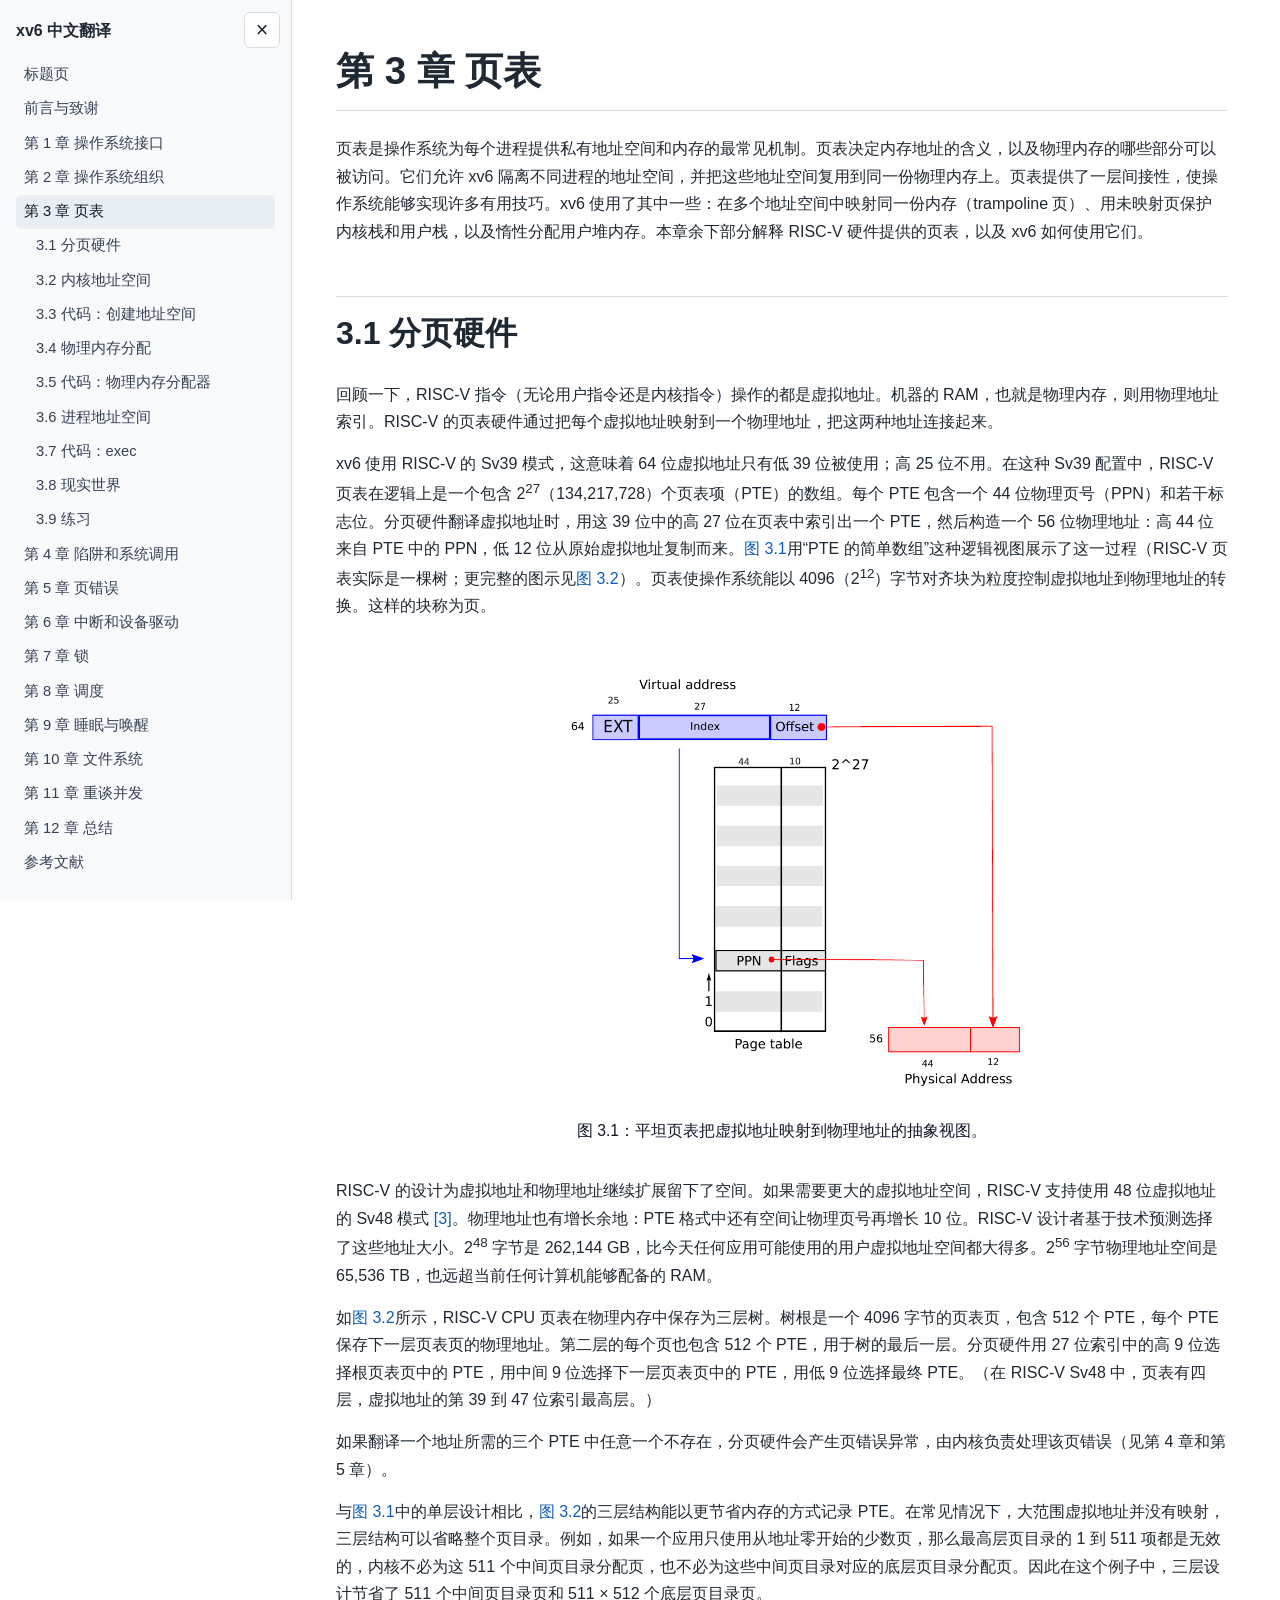
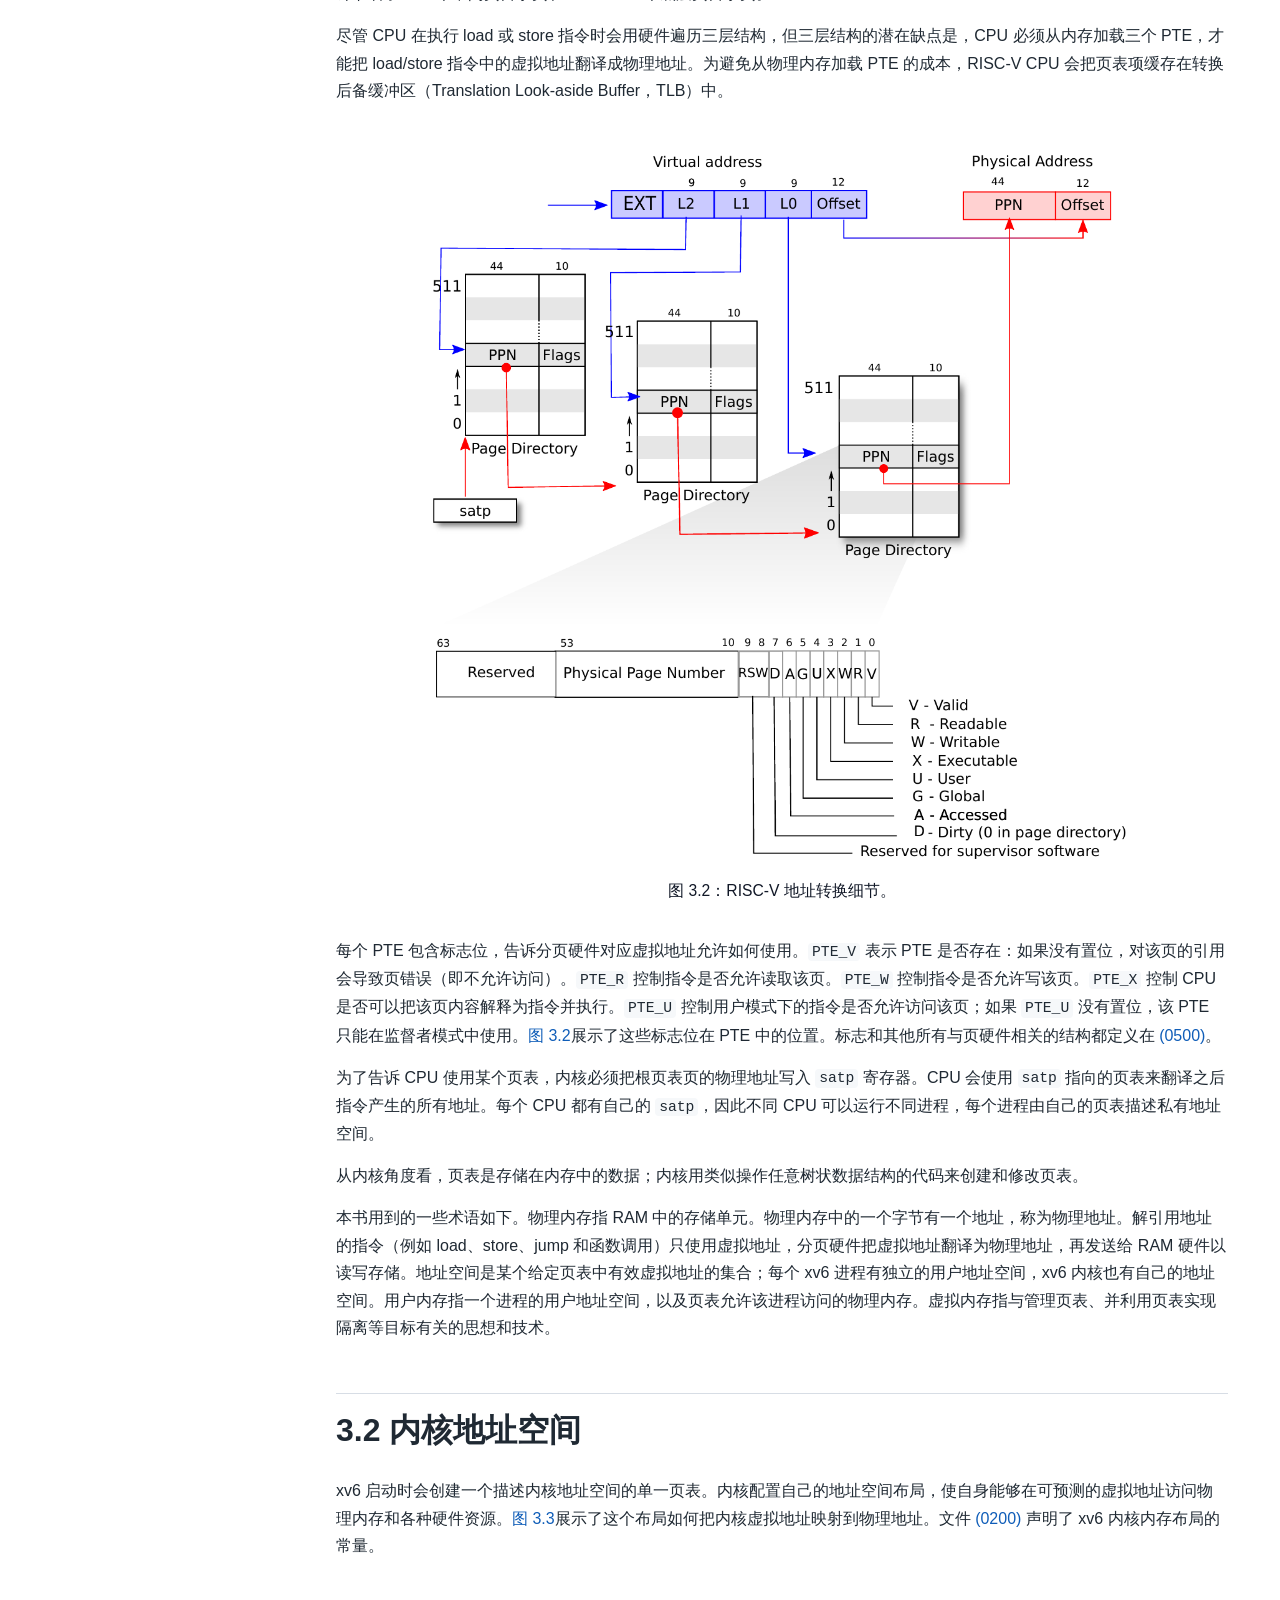
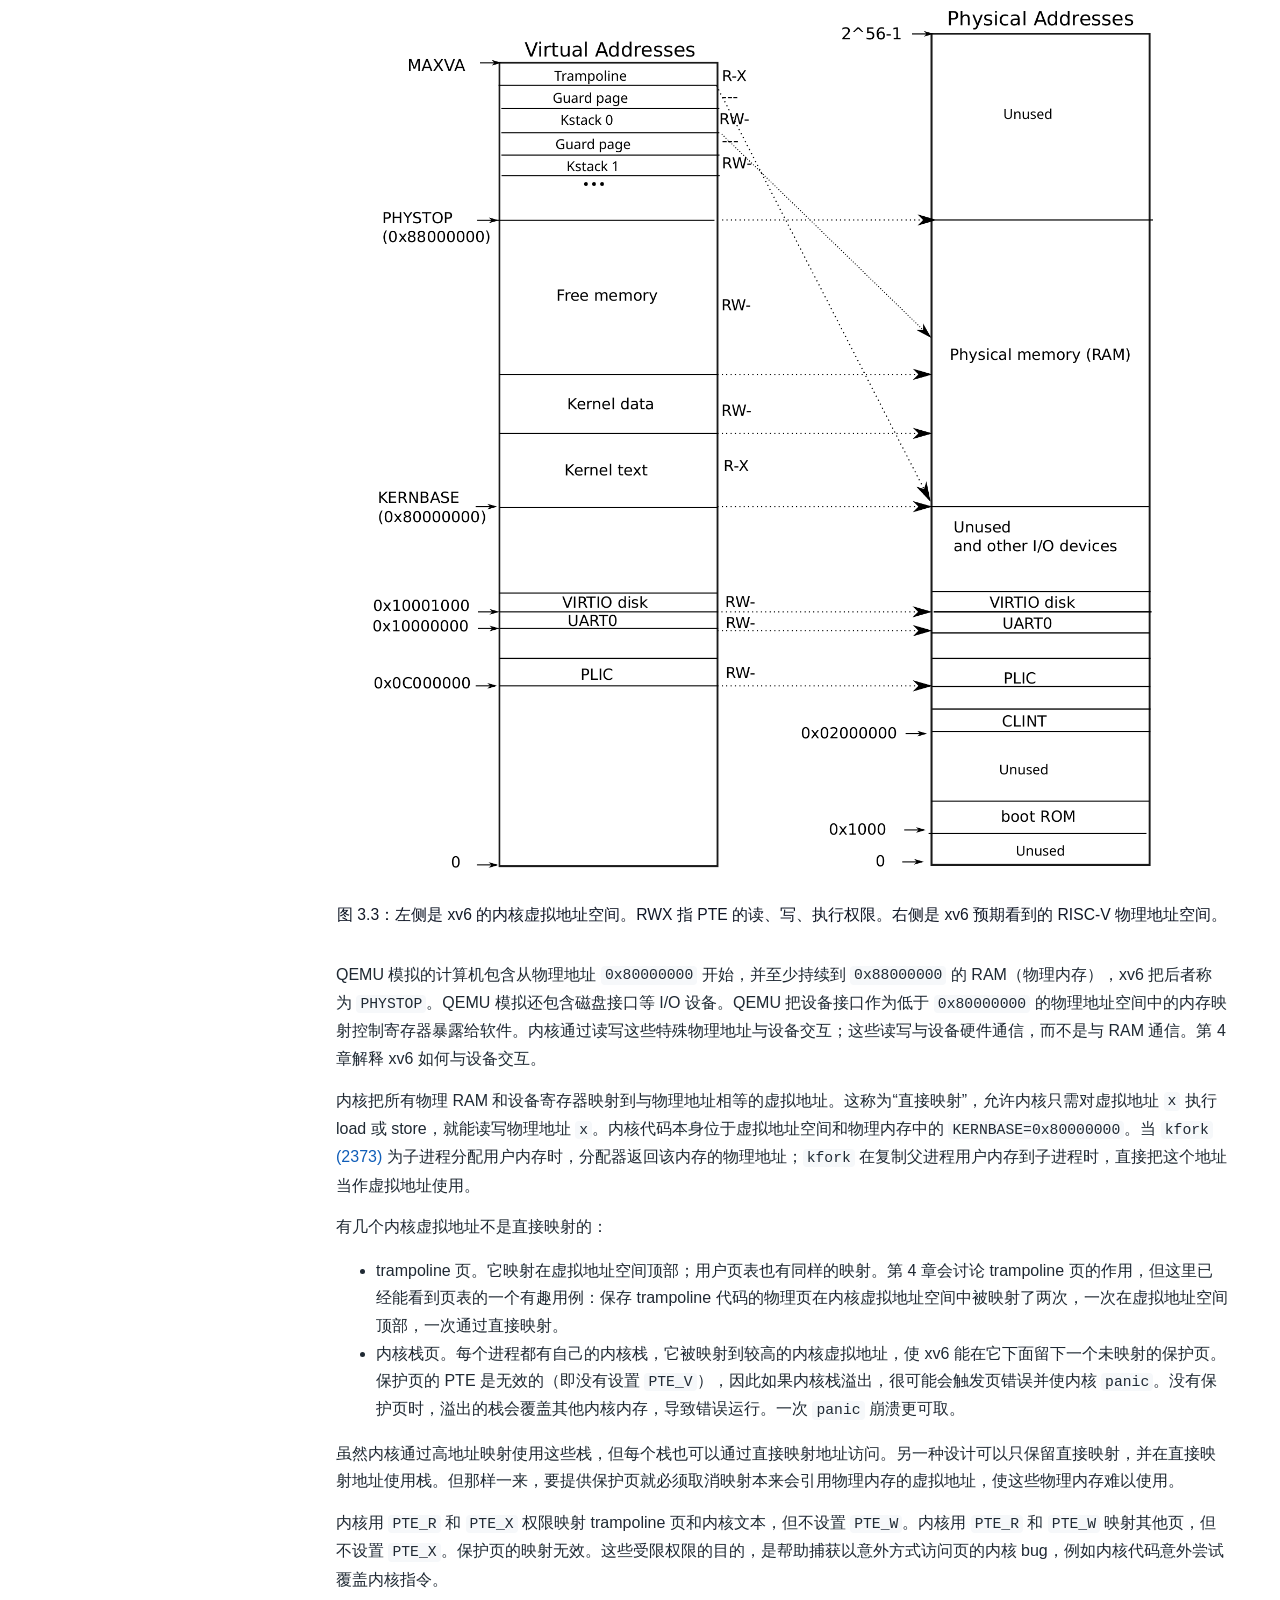
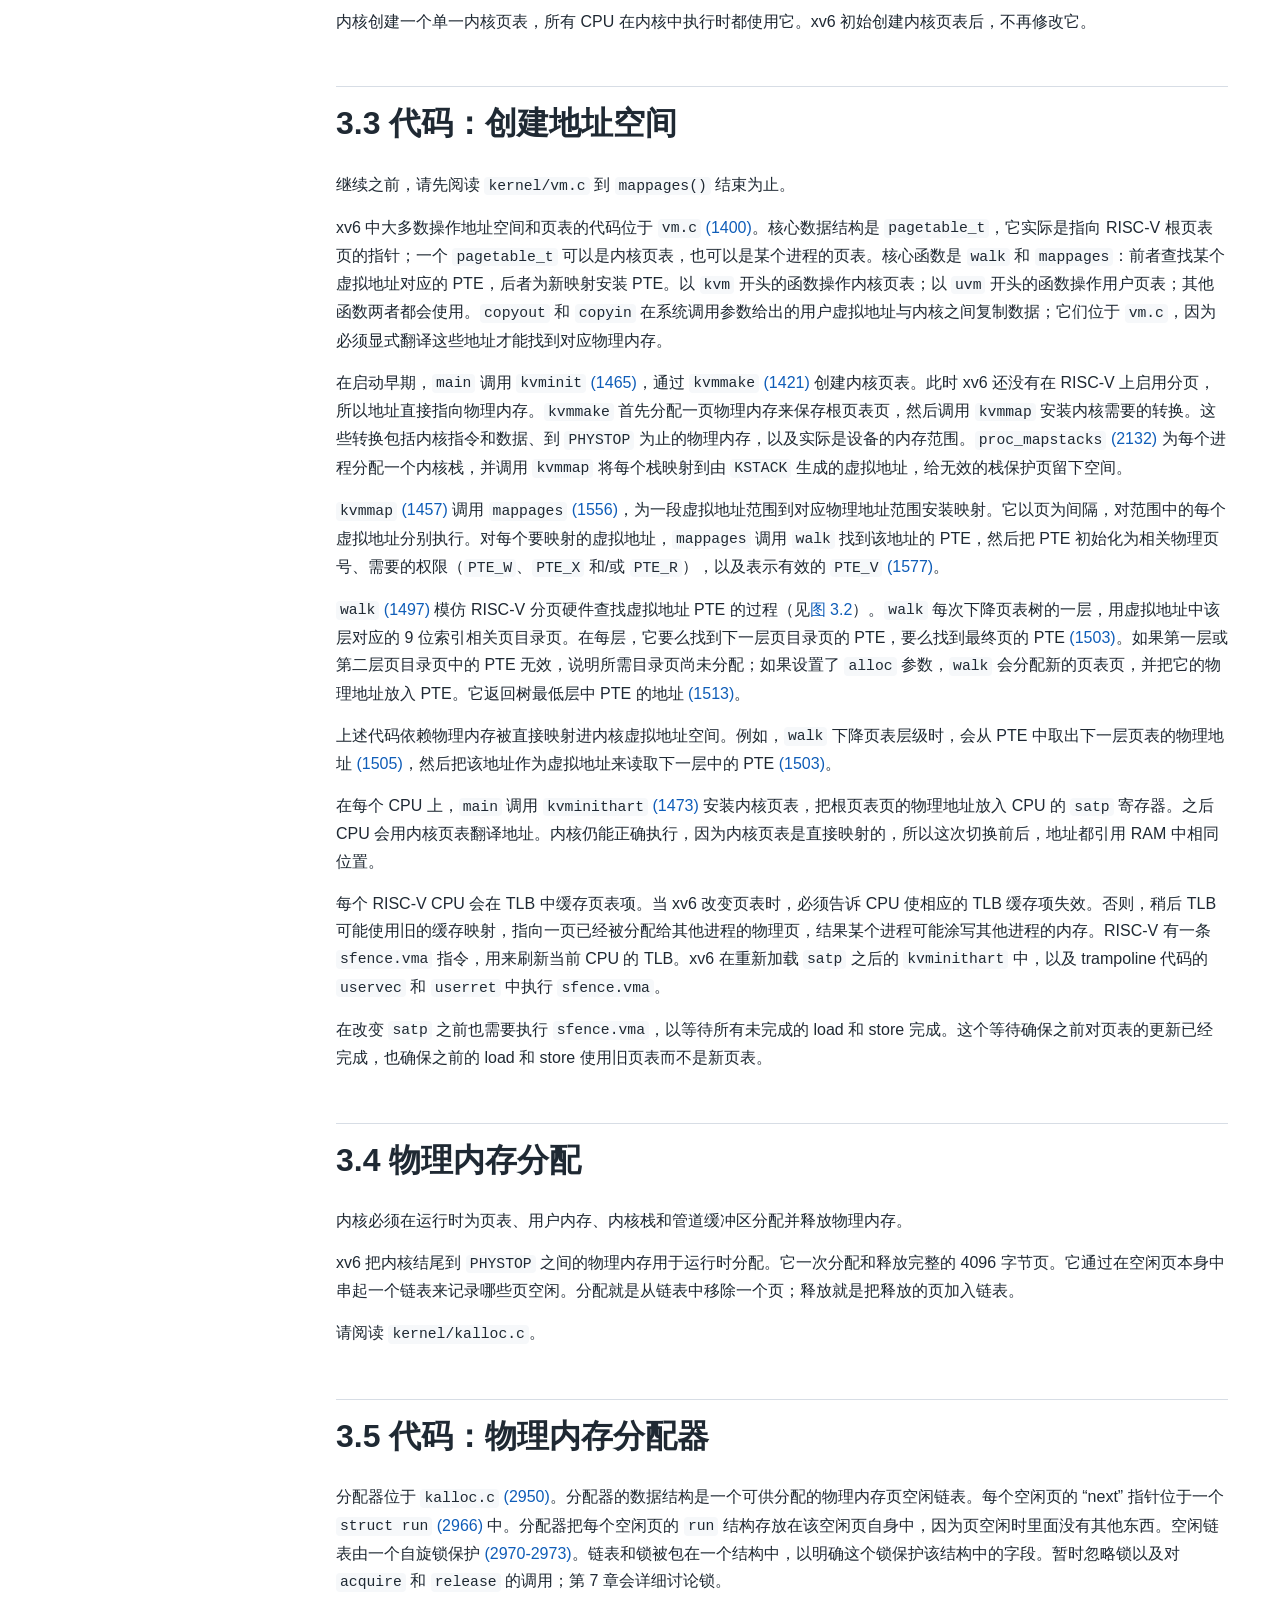
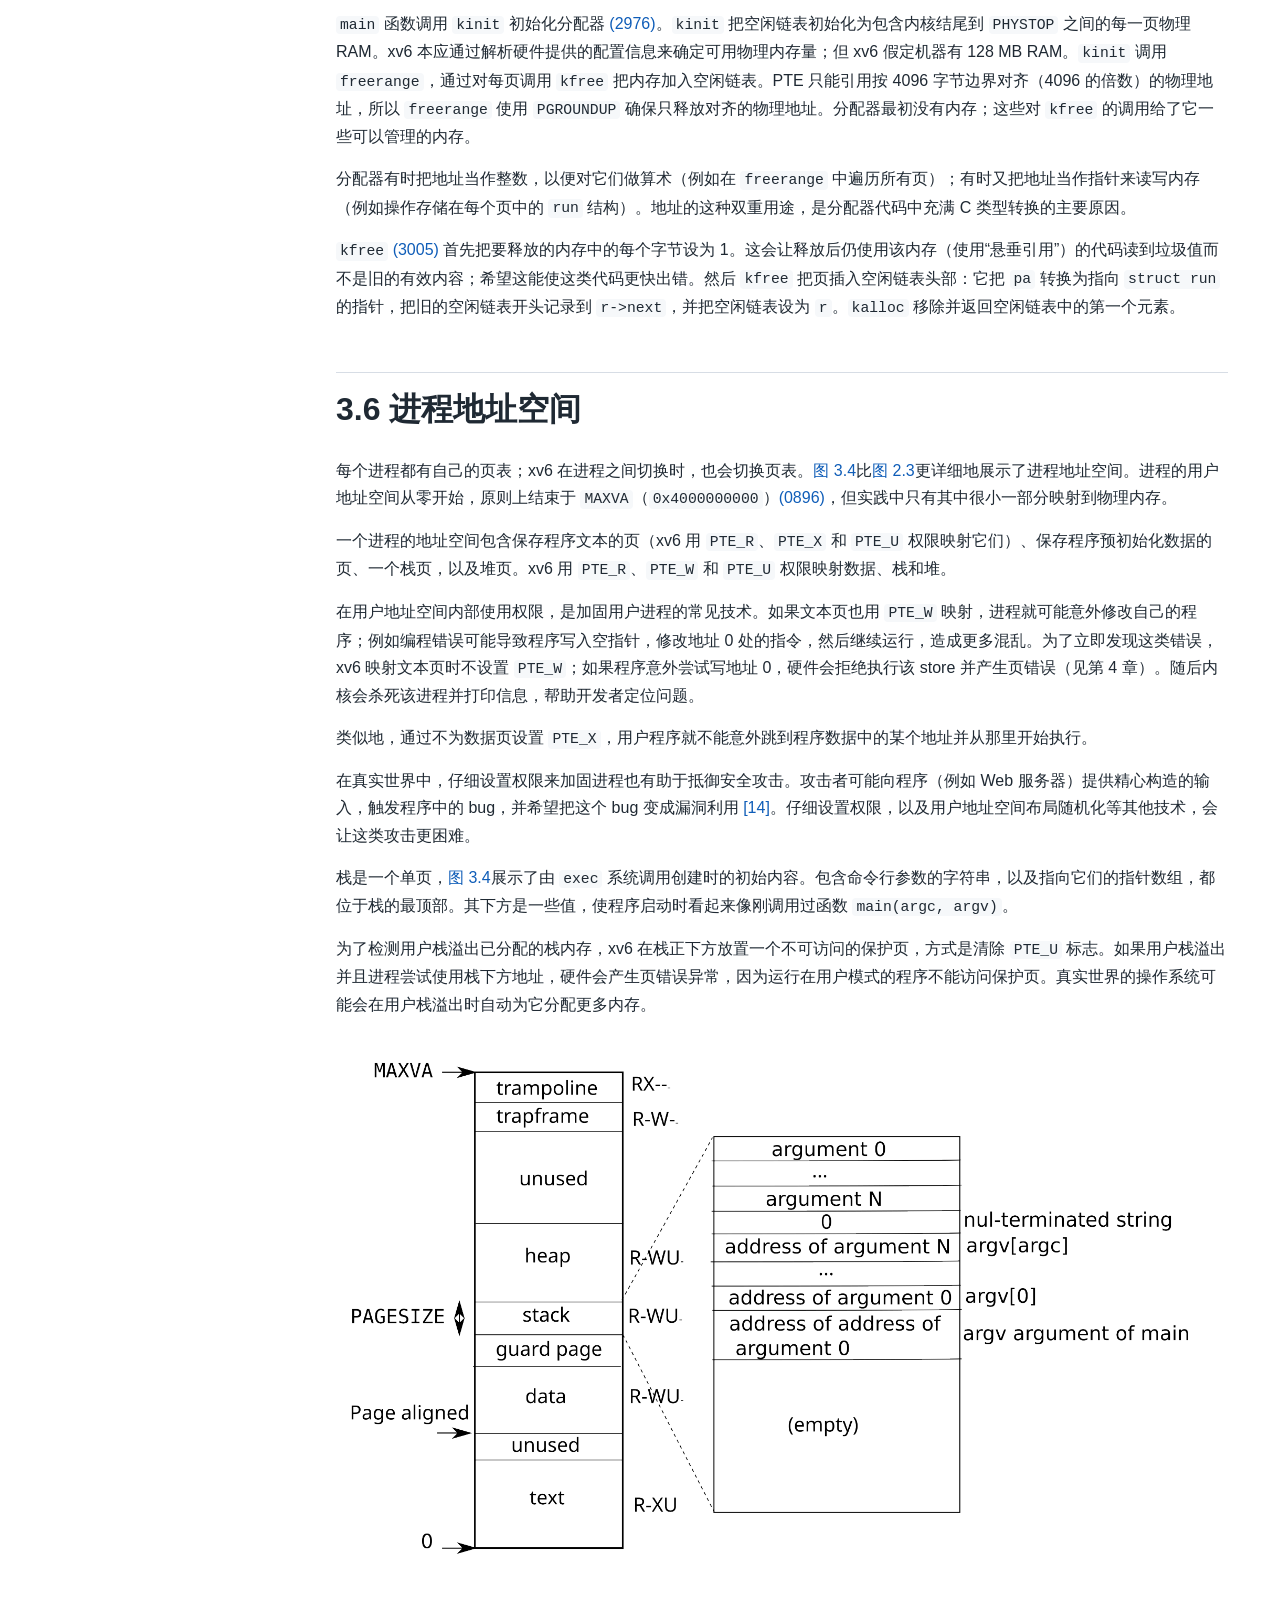
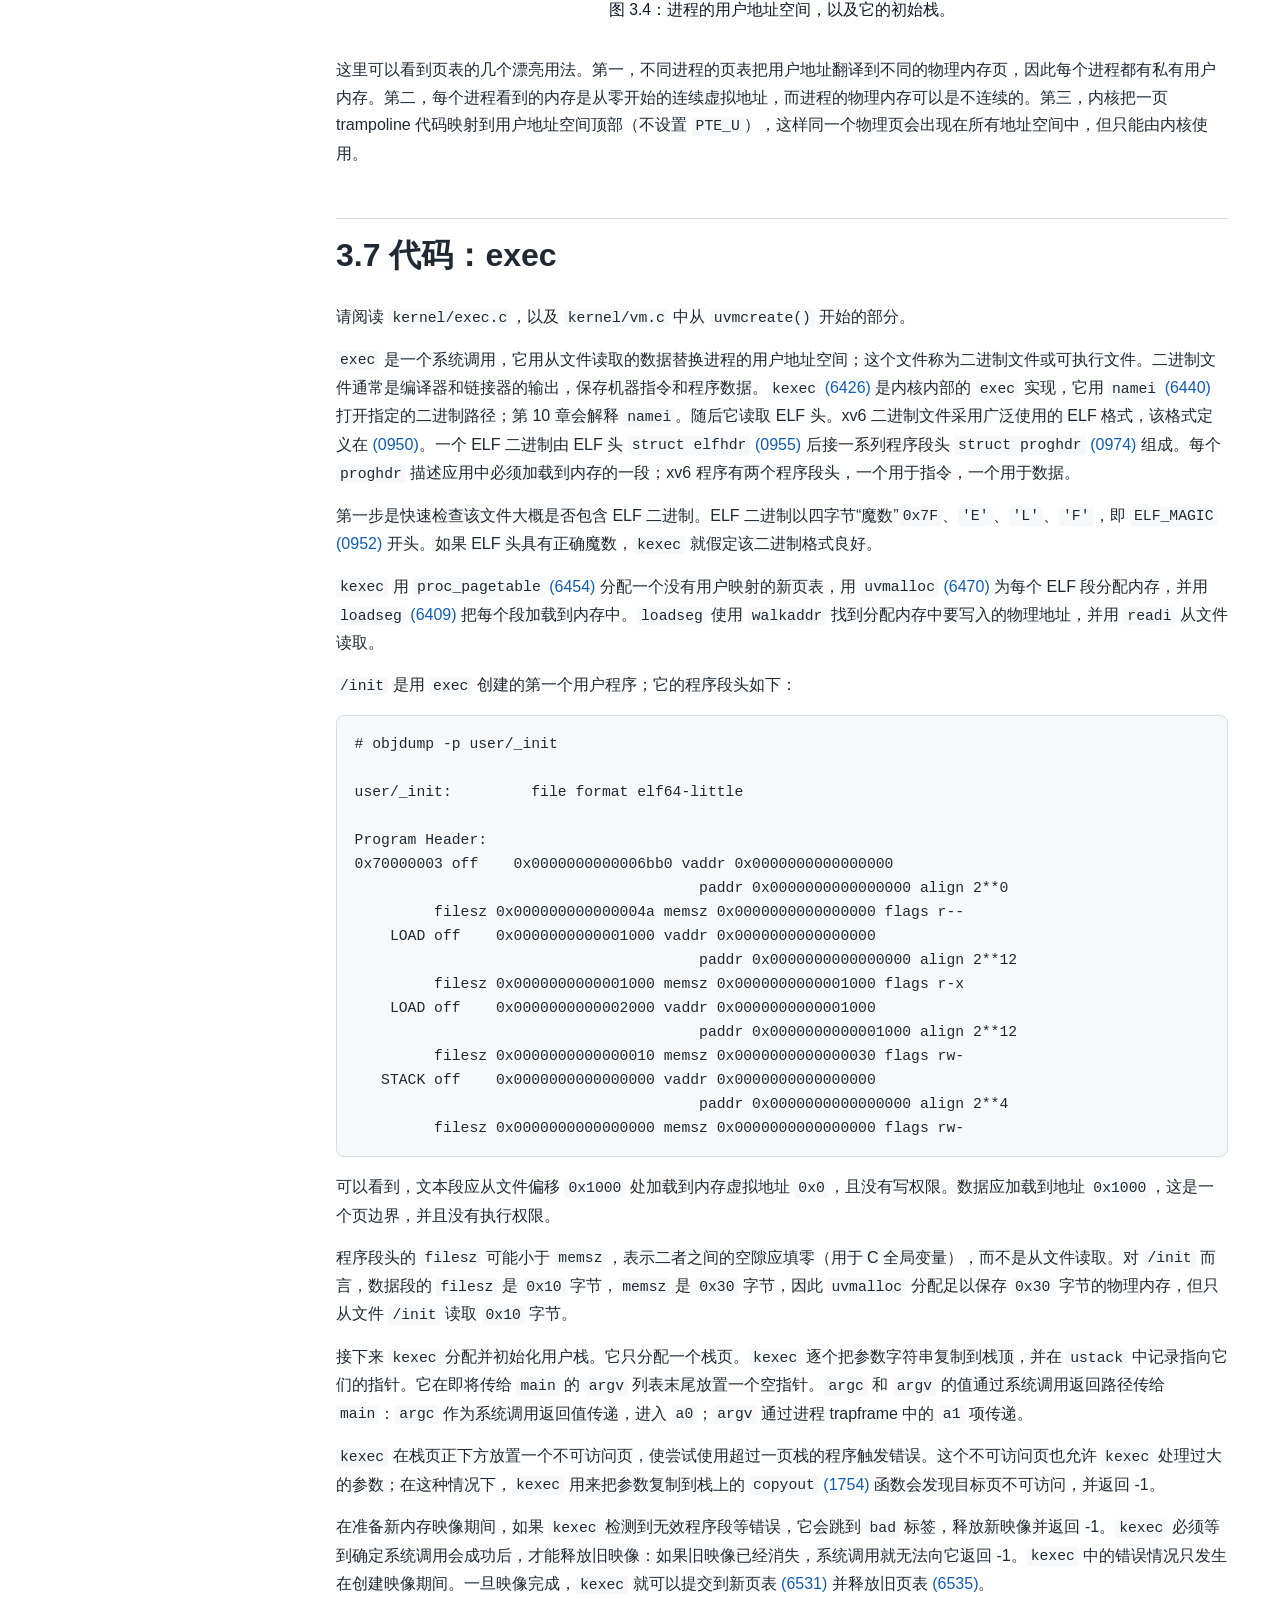
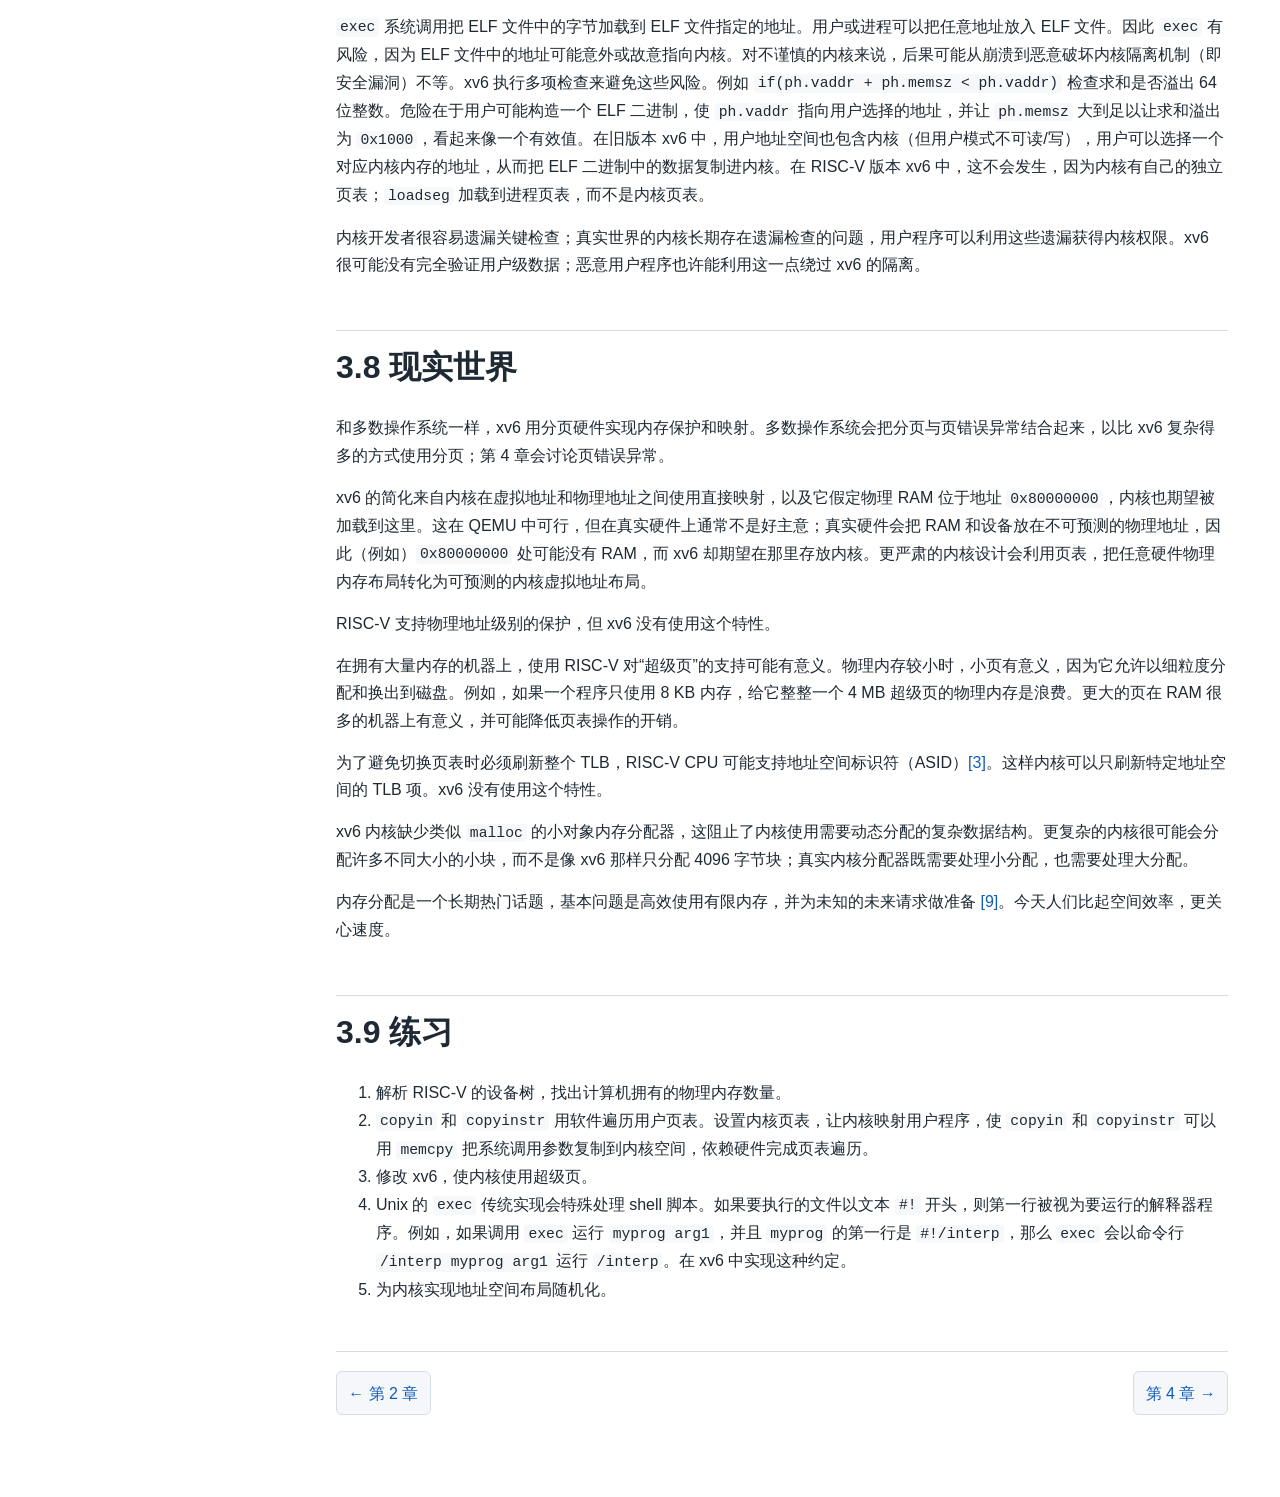
<file: chapter-03.html>
<!doctype html>
<html lang="zh-CN">
<head>
  <meta charset="utf-8">
  <meta name="viewport" content="width=device-width, initial-scale=1">
  <title>第 3 章 页表 - xv6 中文翻译</title>
  <link rel="stylesheet" href="assets/style.css">
  <script src="assets/sidebar.js" defer></script>
</head>
<body>
  <div class="layout">
    <aside class="sidebar">
      <h2>xv6 中文翻译</h2>
      <nav aria-label="章节导航">
        <a href="index.html">标题页</a>
        <a href="foreword.html">前言与致谢</a>
        <a href="chapter-01.html">第 1 章 操作系统接口</a>
        <a href="chapter-02.html">第 2 章 操作系统组织</a>
        <a class="active" href="chapter-03.html">第 3 章 页表</a>
        <a class="sub" href="#section-3-1">3.1 分页硬件</a>
        <a class="sub" href="#section-3-2">3.2 内核地址空间</a>
        <a class="sub" href="#section-3-3">3.3 代码：创建地址空间</a>
        <a class="sub" href="#section-3-4">3.4 物理内存分配</a>
        <a class="sub" href="#section-3-5">3.5 代码：物理内存分配器</a>
        <a class="sub" href="#section-3-6">3.6 进程地址空间</a>
        <a class="sub" href="#section-3-7">3.7 代码：exec</a>
        <a class="sub" href="#section-3-8">3.8 现实世界</a>
        <a class="sub" href="#section-3-9">3.9 练习</a>
        <a href="chapter-04.html">第 4 章 陷阱和系统调用</a>
        <a href="chapter-05.html">第 5 章 页错误</a>
        <a href="chapter-06.html">第 6 章 中断和设备驱动</a>
        <a href="chapter-07.html">第 7 章 锁</a>
        <a href="chapter-08.html">第 8 章 调度</a>
        <a href="chapter-09.html">第 9 章 睡眠与唤醒</a>
        <a href="chapter-10.html">第 10 章 文件系统</a>
        <a href="chapter-11.html">第 11 章 重谈并发</a>
        <a href="chapter-12.html">第 12 章 总结</a>
        <a href="references.html">参考文献</a>
      </nav>
    </aside>
    <main>
      <h1 class="page-title">第 3 章 页表</h1>
      <p>页表是操作系统为每个进程提供私有地址空间和内存的最常见机制。页表决定内存地址的含义，以及物理内存的哪些部分可以被访问。它们允许 xv6 隔离不同进程的地址空间，并把这些地址空间复用到同一份物理内存上。页表提供了一层间接性，使操作系统能够实现许多有用技巧。xv6 使用了其中一些：在多个地址空间中映射同一份内存（trampoline 页）、用未映射页保护内核栈和用户栈，以及惰性分配用户堆内存。本章余下部分解释 RISC-V 硬件提供的页表，以及 xv6 如何使用它们。</p>

      <section id="section-3-1">
        <h2 class="chapter">3.1 分页硬件</h2>
        <p>回顾一下，RISC-V 指令（无论用户指令还是内核指令）操作的都是虚拟地址。机器的 RAM，也就是物理内存，则用物理地址索引。RISC-V 的页表硬件通过把每个虚拟地址映射到一个物理地址，把这两种地址连接起来。</p>
        <p>xv6 使用 RISC-V 的 Sv39 模式，这意味着 64 位虚拟地址只有低 39 位被使用；高 25 位不用。在这种 Sv39 配置中，RISC-V 页表在逻辑上是一个包含 2<sup>27</sup>（134,217,728）个页表项（PTE）的数组。每个 PTE 包含一个 44 位物理页号（PPN）和若干标志位。分页硬件翻译虚拟地址时，用这 39 位中的高 27 位在页表中索引出一个 PTE，然后构造一个 56 位物理地址：高 44 位来自 PTE 中的 PPN，低 12 位从原始虚拟地址复制而来。<a href="#fig-3-1">图 3.1</a>用“PTE 的简单数组”这种逻辑视图展示了这一过程（RISC-V 页表实际是一棵树；更完整的图示见<a href="#fig-3-2">图 3.2</a>）。页表使操作系统能以 4096（2<sup>12</sup>）字节对齐块为粒度控制虚拟地址到物理地址的转换。这样的块称为页。</p>

        <figure id="fig-3-1">
          <img src="assets/figures/figure-3-1.png" alt="Figure 3.1: An abstract view of a flat page table mapping virtual to physical addresses." style="display: block; max-width: 720px; width: 100%; height: auto; margin: 0 auto;">
          <figcaption>图 3.1：平坦页表把虚拟地址映射到物理地址的抽象视图。</figcaption>
        </figure>

        <p>RISC-V 的设计为虚拟地址和物理地址继续扩展留下了空间。如果需要更大的虚拟地址空间，RISC-V 支持使用 48 位虚拟地址的 Sv48 模式 <a class="cite" href="references.html#ref-3">[3]</a>。物理地址也有增长余地：PTE 格式中还有空间让物理页号再增长 10 位。RISC-V 设计者基于技术预测选择了这些地址大小。2<sup>48</sup> 字节是 262,144 GB，比今天任何应用可能使用的用户虚拟地址空间都大得多。2<sup>56</sup> 字节物理地址空间是 65,536 TB，也远超当前任何计算机能够配备的 RAM。</p>
        <p>如<a href="#fig-3-2">图 3.2</a>所示，RISC-V CPU 页表在物理内存中保存为三层树。树根是一个 4096 字节的页表页，包含 512 个 PTE，每个 PTE 保存下一层页表页的物理地址。第二层的每个页也包含 512 个 PTE，用于树的最后一层。分页硬件用 27 位索引中的高 9 位选择根页表页中的 PTE，用中间 9 位选择下一层页表页中的 PTE，用低 9 位选择最终 PTE。（在 RISC-V Sv48 中，页表有四层，虚拟地址的第 39 到 47 位索引最高层。）</p>
        <p>如果翻译一个地址所需的三个 PTE 中任意一个不存在，分页硬件会产生页错误异常，由内核负责处理该页错误（见第 4 章和第 5 章）。</p>
        <p>与<a href="#fig-3-1">图 3.1</a>中的单层设计相比，<a href="#fig-3-2">图 3.2</a>的三层结构能以更节省内存的方式记录 PTE。在常见情况下，大范围虚拟地址并没有映射，三层结构可以省略整个页目录。例如，如果一个应用只使用从地址零开始的少数页，那么最高层页目录的 1 到 511 项都是无效的，内核不必为这 511 个中间页目录分配页，也不必为这些中间页目录对应的底层页目录分配页。因此在这个例子中，三层设计节省了 511 个中间页目录页和 511 × 512 个底层页目录页。</p>
        <p>尽管 CPU 在执行 load 或 store 指令时会用硬件遍历三层结构，但三层结构的潜在缺点是，CPU 必须从内存加载三个 PTE，才能把 load/store 指令中的虚拟地址翻译成物理地址。为避免从物理内存加载 PTE 的成本，RISC-V CPU 会把页表项缓存在转换后备缓冲区（Translation Look-aside Buffer，TLB）中。</p>

        <figure id="fig-3-2">
          <img src="assets/figures/figure-3-2.png" alt="Figure 3.2: RISC-V address translation details." style="display: block; max-width: 860px; width: 100%; height: auto; margin: 0 auto;">
          <figcaption>图 3.2：RISC-V 地址转换细节。</figcaption>
        </figure>

        <p>每个 PTE 包含标志位，告诉分页硬件对应虚拟地址允许如何使用。<code>PTE_V</code> 表示 PTE 是否存在：如果没有置位，对该页的引用会导致页错误（即不允许访问）。<code>PTE_R</code> 控制指令是否允许读取该页。<code>PTE_W</code> 控制指令是否允许写该页。<code>PTE_X</code> 控制 CPU 是否可以把该页内容解释为指令并执行。<code>PTE_U</code> 控制用户模式下的指令是否允许访问该页；如果 <code>PTE_U</code> 没有置位，该 PTE 只能在监督者模式中使用。<a href="#fig-3-2">图 3.2</a>展示了这些标志位在 PTE 中的位置。标志和其他所有与页硬件相关的结构都定义在 <a class="source-ref" href="https://github.com/mit-pdos/xv6-riscv/blob/riscv/kernel/riscv.h" target="_blank" rel="noopener">(0500)</a>。</p>
        <p>为了告诉 CPU 使用某个页表，内核必须把根页表页的物理地址写入 <code>satp</code> 寄存器。CPU 会使用 <code>satp</code> 指向的页表来翻译之后指令产生的所有地址。每个 CPU 都有自己的 <code>satp</code>，因此不同 CPU 可以运行不同进程，每个进程由自己的页表描述私有地址空间。</p>
        <p>从内核角度看，页表是存储在内存中的数据；内核用类似操作任意树状数据结构的代码来创建和修改页表。</p>
        <p>本书用到的一些术语如下。物理内存指 RAM 中的存储单元。物理内存中的一个字节有一个地址，称为物理地址。解引用地址的指令（例如 load、store、jump 和函数调用）只使用虚拟地址，分页硬件把虚拟地址翻译为物理地址，再发送给 RAM 硬件以读写存储。地址空间是某个给定页表中有效虚拟地址的集合；每个 xv6 进程有独立的用户地址空间，xv6 内核也有自己的地址空间。用户内存指一个进程的用户地址空间，以及页表允许该进程访问的物理内存。虚拟内存指与管理页表、并利用页表实现隔离等目标有关的思想和技术。</p>
      </section>

      <section id="section-3-2">
        <h2 class="chapter">3.2 内核地址空间</h2>
        <p>xv6 启动时会创建一个描述内核地址空间的单一页表。内核配置自己的地址空间布局，使自身能够在可预测的虚拟地址访问物理内存和各种硬件资源。<a href="#fig-3-3">图 3.3</a>展示了这个布局如何把内核虚拟地址映射到物理地址。文件 <a class="source-ref" href="https://github.com/mit-pdos/xv6-riscv/blob/riscv/kernel/memlayout.h" target="_blank" rel="noopener">(0200)</a> 声明了 xv6 内核内存布局的常量。</p>

        <figure id="fig-3-3">
          <img src="assets/figures/figure-3-3.png" alt="Figure 3.3: xv6 kernel virtual address space and physical address space." style="display: block; max-width: 860px; width: 100%; height: auto; margin: 0 auto;">
          <figcaption>图 3.3：左侧是 xv6 的内核虚拟地址空间。RWX 指 PTE 的读、写、执行权限。右侧是 xv6 预期看到的 RISC-V 物理地址空间。</figcaption>
        </figure>

        <p>QEMU 模拟的计算机包含从物理地址 <code>0x80000000</code> 开始，并至少持续到 <code>0x88000000</code> 的 RAM（物理内存），xv6 把后者称为 <code>PHYSTOP</code>。QEMU 模拟还包含磁盘接口等 I/O 设备。QEMU 把设备接口作为低于 <code>0x80000000</code> 的物理地址空间中的内存映射控制寄存器暴露给软件。内核通过读写这些特殊物理地址与设备交互；这些读写与设备硬件通信，而不是与 RAM 通信。第 4 章解释 xv6 如何与设备交互。</p>
        <p>内核把所有物理 RAM 和设备寄存器映射到与物理地址相等的虚拟地址。这称为“直接映射”，允许内核只需对虚拟地址 <code>x</code> 执行 load 或 store，就能读写物理地址 <code>x</code>。内核代码本身位于虚拟地址空间和物理内存中的 <code>KERNBASE=0x80000000</code>。当 <code>kfork</code> <a class="source-ref" href="https://github.com/mit-pdos/xv6-riscv/blob/riscv/kernel/proc.c#L257" target="_blank" rel="noopener">(2373)</a> 为子进程分配用户内存时，分配器返回该内存的物理地址；<code>kfork</code> 在复制父进程用户内存到子进程时，直接把这个地址当作虚拟地址使用。</p>
        <p>有几个内核虚拟地址不是直接映射的：</p>
        <ul>
          <li>trampoline 页。它映射在虚拟地址空间顶部；用户页表也有同样的映射。第 4 章会讨论 trampoline 页的作用，但这里已经能看到页表的一个有趣用例：保存 trampoline 代码的物理页在内核虚拟地址空间中被映射了两次，一次在虚拟地址空间顶部，一次通过直接映射。</li>
          <li>内核栈页。每个进程都有自己的内核栈，它被映射到较高的内核虚拟地址，使 xv6 能在它下面留下一个未映射的保护页。保护页的 PTE 是无效的（即没有设置 <code>PTE_V</code>），因此如果内核栈溢出，很可能会触发页错误并使内核 <code>panic</code>。没有保护页时，溢出的栈会覆盖其他内核内存，导致错误运行。一次 <code>panic</code> 崩溃更可取。</li>
        </ul>
        <p>虽然内核通过高地址映射使用这些栈，但每个栈也可以通过直接映射地址访问。另一种设计可以只保留直接映射，并在直接映射地址使用栈。但那样一来，要提供保护页就必须取消映射本来会引用物理内存的虚拟地址，使这些物理内存难以使用。</p>
        <p>内核用 <code>PTE_R</code> 和 <code>PTE_X</code> 权限映射 trampoline 页和内核文本，但不设置 <code>PTE_W</code>。内核用 <code>PTE_R</code> 和 <code>PTE_W</code> 映射其他页，但不设置 <code>PTE_X</code>。保护页的映射无效。这些受限权限的目的，是帮助捕获以意外方式访问页的内核 bug，例如内核代码意外尝试覆盖内核指令。</p>
        <p>内核创建一个单一内核页表，所有 CPU 在内核中执行时都使用它。xv6 初始创建内核页表后，不再修改它。</p>
      </section>

      <section id="section-3-3">
        <h2 class="chapter">3.3 代码：创建地址空间</h2>
        <p>继续之前，请先阅读 <code>kernel/vm.c</code> 到 <code>mappages()</code> 结束为止。</p>
        <p>xv6 中大多数操作地址空间和页表的代码位于 <code>vm.c</code> <a class="source-ref" href="https://github.com/mit-pdos/xv6-riscv/blob/riscv/kernel/vm.c" target="_blank" rel="noopener">(1400)</a>。核心数据结构是 <code>pagetable_t</code>，它实际是指向 RISC-V 根页表页的指针；一个 <code>pagetable_t</code> 可以是内核页表，也可以是某个进程的页表。核心函数是 <code>walk</code> 和 <code>mappages</code>：前者查找某个虚拟地址对应的 PTE，后者为新映射安装 PTE。以 <code>kvm</code> 开头的函数操作内核页表；以 <code>uvm</code> 开头的函数操作用户页表；其他函数两者都会使用。<code>copyout</code> 和 <code>copyin</code> 在系统调用参数给出的用户虚拟地址与内核之间复制数据；它们位于 <code>vm.c</code>，因为必须显式翻译这些地址才能找到对应物理内存。</p>
        <p>在启动早期，<code>main</code> 调用 <code>kvminit</code> <a class="source-ref" href="https://github.com/mit-pdos/xv6-riscv/blob/riscv/kernel/vm.c#L66" target="_blank" rel="noopener">(1465)</a>，通过 <code>kvmmake</code> <a class="source-ref" href="https://github.com/mit-pdos/xv6-riscv/blob/riscv/kernel/vm.c#L22" target="_blank" rel="noopener">(1421)</a> 创建内核页表。此时 xv6 还没有在 RISC-V 上启用分页，所以地址直接指向物理内存。<code>kvmmake</code> 首先分配一页物理内存来保存根页表页，然后调用 <code>kvmmap</code> 安装内核需要的转换。这些转换包括内核指令和数据、到 <code>PHYSTOP</code> 为止的物理内存，以及实际是设备的内存范围。<code>proc_mapstacks</code> <a class="source-ref" href="https://github.com/mit-pdos/xv6-riscv/blob/riscv/kernel/proc.c#L33" target="_blank" rel="noopener">(2132)</a> 为每个进程分配一个内核栈，并调用 <code>kvmmap</code> 将每个栈映射到由 <code>KSTACK</code> 生成的虚拟地址，给无效的栈保护页留下空间。</p>
        <p><code>kvmmap</code> <a class="source-ref" href="https://github.com/mit-pdos/xv6-riscv/blob/riscv/kernel/vm.c#L58" target="_blank" rel="noopener">(1457)</a> 调用 <code>mappages</code> <a class="source-ref" href="https://github.com/mit-pdos/xv6-riscv/blob/riscv/kernel/vm.c#L146" target="_blank" rel="noopener">(1556)</a>，为一段虚拟地址范围到对应物理地址范围安装映射。它以页为间隔，对范围中的每个虚拟地址分别执行。对每个要映射的虚拟地址，<code>mappages</code> 调用 <code>walk</code> 找到该地址的 PTE，然后把 PTE 初始化为相关物理页号、需要的权限（<code>PTE_W</code>、<code>PTE_X</code> 和/或 <code>PTE_R</code>），以及表示有效的 <code>PTE_V</code> <a class="source-ref" href="https://github.com/mit-pdos/xv6-riscv/blob/riscv/kernel/vm.c#L167" target="_blank" rel="noopener">(1577)</a>。</p>
        <p><code>walk</code> <a class="source-ref" href="https://github.com/mit-pdos/xv6-riscv/blob/riscv/kernel/vm.c#L98" target="_blank" rel="noopener">(1497)</a> 模仿 RISC-V 分页硬件查找虚拟地址 PTE 的过程（见<a href="#fig-3-2">图 3.2</a>）。<code>walk</code> 每次下降页表树的一层，用虚拟地址中该层对应的 9 位索引相关页目录页。在每层，它要么找到下一层页目录页的 PTE，要么找到最终页的 PTE <a class="source-ref" href="https://github.com/mit-pdos/xv6-riscv/blob/riscv/kernel/vm.c#L104" target="_blank" rel="noopener">(1503)</a>。如果第一层或第二层页目录页中的 PTE 无效，说明所需目录页尚未分配；如果设置了 <code>alloc</code> 参数，<code>walk</code> 会分配新的页表页，并把它的物理地址放入 PTE。它返回树最低层中 PTE 的地址 <a class="source-ref" href="https://github.com/mit-pdos/xv6-riscv/blob/riscv/kernel/vm.c#L114" target="_blank" rel="noopener">(1513)</a>。</p>
        <p>上述代码依赖物理内存被直接映射进内核虚拟地址空间。例如，<code>walk</code> 下降页表层级时，会从 PTE 中取出下一层页表的物理地址 <a class="source-ref" href="https://github.com/mit-pdos/xv6-riscv/blob/riscv/kernel/vm.c#L106" target="_blank" rel="noopener">(1505)</a>，然后把该地址作为虚拟地址来读取下一层中的 PTE <a class="source-ref" href="https://github.com/mit-pdos/xv6-riscv/blob/riscv/kernel/vm.c#L104" target="_blank" rel="noopener">(1503)</a>。</p>
        <p>在每个 CPU 上，<code>main</code> 调用 <code>kvminithart</code> <a class="source-ref" href="https://github.com/mit-pdos/xv6-riscv/blob/riscv/kernel/vm.c#L74" target="_blank" rel="noopener">(1473)</a> 安装内核页表，把根页表页的物理地址放入 CPU 的 <code>satp</code> 寄存器。之后 CPU 会用内核页表翻译地址。内核仍能正确执行，因为内核页表是直接映射的，所以这次切换前后，地址都引用 RAM 中相同位置。</p>
        <p>每个 RISC-V CPU 会在 TLB 中缓存页表项。当 xv6 改变页表时，必须告诉 CPU 使相应的 TLB 缓存项失效。否则，稍后 TLB 可能使用旧的缓存映射，指向一页已经被分配给其他进程的物理页，结果某个进程可能涂写其他进程的内存。RISC-V 有一条 <code>sfence.vma</code> 指令，用来刷新当前 CPU 的 TLB。xv6 在重新加载 <code>satp</code> 之后的 <code>kvminithart</code> 中，以及 trampoline 代码的 <code>uservec</code> 和 <code>userret</code> 中执行 <code>sfence.vma</code>。</p>
        <p>在改变 <code>satp</code> 之前也需要执行 <code>sfence.vma</code>，以等待所有未完成的 load 和 store 完成。这个等待确保之前对页表的更新已经完成，也确保之前的 load 和 store 使用旧页表而不是新页表。</p>
      </section>

      <section id="section-3-4">
        <h2 class="chapter">3.4 物理内存分配</h2>
        <p>内核必须在运行时为页表、用户内存、内核栈和管道缓冲区分配并释放物理内存。</p>
        <p>xv6 把内核结尾到 <code>PHYSTOP</code> 之间的物理内存用于运行时分配。它一次分配和释放完整的 4096 字节页。它通过在空闲页本身中串起一个链表来记录哪些页空闲。分配就是从链表中移除一个页；释放就是把释放的页加入链表。</p>
        <p>请阅读 <code>kernel/kalloc.c</code>。</p>
      </section>

      <section id="section-3-5">
        <h2 class="chapter">3.5 代码：物理内存分配器</h2>
        <p>分配器位于 <code>kalloc.c</code> <a class="source-ref" href="https://github.com/mit-pdos/xv6-riscv/blob/riscv/kernel/kalloc.c" target="_blank" rel="noopener">(2950)</a>。分配器的数据结构是一个可供分配的物理内存页空闲链表。每个空闲页的 “next” 指针位于一个 <code>struct run</code> <a class="source-ref" href="https://github.com/mit-pdos/xv6-riscv/blob/riscv/kernel/kalloc.c#L17" target="_blank" rel="noopener">(2966)</a> 中。分配器把每个空闲页的 <code>run</code> 结构存放在该空闲页自身中，因为页空闲时里面没有其他东西。空闲链表由一个自旋锁保护 <a class="source-ref" href="https://github.com/mit-pdos/xv6-riscv/blob/riscv/kernel/kalloc.c#L21-L24" target="_blank" rel="noopener">(2970-2973)</a>。链表和锁被包在一个结构中，以明确这个锁保护该结构中的字段。暂时忽略锁以及对 <code>acquire</code> 和 <code>release</code> 的调用；第 7 章会详细讨论锁。</p>
        <p><code>main</code> 函数调用 <code>kinit</code> 初始化分配器 <a class="source-ref" href="https://github.com/mit-pdos/xv6-riscv/blob/riscv/kernel/kalloc.c#L27" target="_blank" rel="noopener">(2976)</a>。<code>kinit</code> 把空闲链表初始化为包含内核结尾到 <code>PHYSTOP</code> 之间的每一页物理 RAM。xv6 本应通过解析硬件提供的配置信息来确定可用物理内存量；但 xv6 假定机器有 128 MB RAM。<code>kinit</code> 调用 <code>freerange</code>，通过对每页调用 <code>kfree</code> 把内存加入空闲链表。PTE 只能引用按 4096 字节边界对齐（4096 的倍数）的物理地址，所以 <code>freerange</code> 使用 <code>PGROUNDUP</code> 确保只释放对齐的物理地址。分配器最初没有内存；这些对 <code>kfree</code> 的调用给了它一些可以管理的内存。</p>
        <p>分配器有时把地址当作整数，以便对它们做算术（例如在 <code>freerange</code> 中遍历所有页）；有时又把地址当作指针来读写内存（例如操作存储在每个页中的 <code>run</code> 结构）。地址的这种双重用途，是分配器代码中充满 C 类型转换的主要原因。</p>
        <p><code>kfree</code> <a class="source-ref" href="https://github.com/mit-pdos/xv6-riscv/blob/riscv/kernel/kalloc.c#L47" target="_blank" rel="noopener">(3005)</a> 首先把要释放的内存中的每个字节设为 1。这会让释放后仍使用该内存（使用“悬垂引用”）的代码读到垃圾值而不是旧的有效内容；希望这能使这类代码更快出错。然后 <code>kfree</code> 把页插入空闲链表头部：它把 <code>pa</code> 转换为指向 <code>struct run</code> 的指针，把旧的空闲链表开头记录到 <code>r-&gt;next</code>，并把空闲链表设为 <code>r</code>。<code>kalloc</code> 移除并返回空闲链表中的第一个元素。</p>
      </section>

      <section id="section-3-6">
        <h2 class="chapter">3.6 进程地址空间</h2>
        <p>每个进程都有自己的页表；xv6 在进程之间切换时，也会切换页表。<a href="#fig-3-4">图 3.4</a>比<a href="chapter-02.html#fig-2-3">图 2.3</a>更详细地展示了进程地址空间。进程的用户地址空间从零开始，原则上结束于 <code>MAXVA</code>（<code>0x4000000000</code>）<a class="source-ref" href="https://github.com/mit-pdos/xv6-riscv/blob/riscv/kernel/riscv.h#L377" target="_blank" rel="noopener">(0896)</a>，但实践中只有其中很小一部分映射到物理内存。</p>
        <p>一个进程的地址空间包含保存程序文本的页（xv6 用 <code>PTE_R</code>、<code>PTE_X</code> 和 <code>PTE_U</code> 权限映射它们）、保存程序预初始化数据的页、一个栈页，以及堆页。xv6 用 <code>PTE_R</code>、<code>PTE_W</code> 和 <code>PTE_U</code> 权限映射数据、栈和堆。</p>
        <p>在用户地址空间内部使用权限，是加固用户进程的常见技术。如果文本页也用 <code>PTE_W</code> 映射，进程就可能意外修改自己的程序；例如编程错误可能导致程序写入空指针，修改地址 0 处的指令，然后继续运行，造成更多混乱。为了立即发现这类错误，xv6 映射文本页时不设置 <code>PTE_W</code>；如果程序意外尝试写地址 0，硬件会拒绝执行该 store 并产生页错误（见第 4 章）。随后内核会杀死该进程并打印信息，帮助开发者定位问题。</p>
        <p>类似地，通过不为数据页设置 <code>PTE_X</code>，用户程序就不能意外跳到程序数据中的某个地址并从那里开始执行。</p>
        <p>在真实世界中，仔细设置权限来加固进程也有助于抵御安全攻击。攻击者可能向程序（例如 Web 服务器）提供精心构造的输入，触发程序中的 bug，并希望把这个 bug 变成漏洞利用 <a class="cite" href="references.html#ref-14">[14]</a>。仔细设置权限，以及用户地址空间布局随机化等其他技术，会让这类攻击更困难。</p>
        <p>栈是一个单页，<a href="#fig-3-4">图 3.4</a>展示了由 <code>exec</code> 系统调用创建时的初始内容。包含命令行参数的字符串，以及指向它们的指针数组，都位于栈的最顶部。其下方是一些值，使程序启动时看起来像刚调用过函数 <code>main(argc, argv)</code>。</p>
        <p>为了检测用户栈溢出已分配的栈内存，xv6 在栈正下方放置一个不可访问的保护页，方式是清除 <code>PTE_U</code> 标志。如果用户栈溢出并且进程尝试使用栈下方地址，硬件会产生页错误异常，因为运行在用户模式的程序不能访问保护页。真实世界的操作系统可能会在用户栈溢出时自动为它分配更多内存。</p>

        <figure id="fig-3-4">
          <img src="assets/figures/figure-3-4.png" alt="Figure 3.4: A process user address space, with its initial stack." style="display: block; max-width: 920px; width: 100%; height: auto; margin: 0 auto;">
          <figcaption>图 3.4：进程的用户地址空间，以及它的初始栈。</figcaption>
        </figure>

        <p>这里可以看到页表的几个漂亮用法。第一，不同进程的页表把用户地址翻译到不同的物理内存页，因此每个进程都有私有用户内存。第二，每个进程看到的内存是从零开始的连续虚拟地址，而进程的物理内存可以是不连续的。第三，内核把一页 trampoline 代码映射到用户地址空间顶部（不设置 <code>PTE_U</code>），这样同一个物理页会出现在所有地址空间中，但只能由内核使用。</p>
      </section>

      <section id="section-3-7">
        <h2 class="chapter">3.7 代码：exec</h2>
        <p>请阅读 <code>kernel/exec.c</code>，以及 <code>kernel/vm.c</code> 中从 <code>uvmcreate()</code> 开始的部分。</p>
        <p><code>exec</code> 是一个系统调用，它用从文件读取的数据替换进程的用户地址空间；这个文件称为二进制文件或可执行文件。二进制文件通常是编译器和链接器的输出，保存机器指令和程序数据。<code>kexec</code> <a class="source-ref" href="https://github.com/mit-pdos/xv6-riscv/blob/riscv/kernel/exec.c#L27" target="_blank" rel="noopener">(6426)</a> 是内核内部的 <code>exec</code> 实现，它用 <code>namei</code> <a class="source-ref" href="https://github.com/mit-pdos/xv6-riscv/blob/riscv/kernel/exec.c#L41" target="_blank" rel="noopener">(6440)</a> 打开指定的二进制路径；第 10 章会解释 <code>namei</code>。随后它读取 ELF 头。xv6 二进制文件采用广泛使用的 ELF 格式，该格式定义在 <a class="source-ref" href="https://github.com/mit-pdos/xv6-riscv/blob/riscv/kernel/elf.h" target="_blank" rel="noopener">(0950)</a>。一个 ELF 二进制由 ELF 头 <code>struct elfhdr</code> <a class="source-ref" href="https://github.com/mit-pdos/xv6-riscv/blob/riscv/kernel/elf.h#L6" target="_blank" rel="noopener">(0955)</a> 后接一系列程序段头 <code>struct proghdr</code> <a class="source-ref" href="https://github.com/mit-pdos/xv6-riscv/blob/riscv/kernel/elf.h#L25" target="_blank" rel="noopener">(0974)</a> 组成。每个 <code>proghdr</code> 描述应用中必须加载到内存的一段；xv6 程序有两个程序段头，一个用于指令，一个用于数据。</p>
        <p>第一步是快速检查该文件大概是否包含 ELF 二进制。ELF 二进制以四字节“魔数”<code>0x7F</code>、<code>'E'</code>、<code>'L'</code>、<code>'F'</code>，即 <code>ELF_MAGIC</code> <a class="source-ref" href="https://github.com/mit-pdos/xv6-riscv/blob/riscv/kernel/elf.h#L3" target="_blank" rel="noopener">(0952)</a> 开头。如果 ELF 头具有正确魔数，<code>kexec</code> 就假定该二进制格式良好。</p>
        <p><code>kexec</code> 用 <code>proc_pagetable</code> <a class="source-ref" href="https://github.com/mit-pdos/xv6-riscv/blob/riscv/kernel/exec.c#L55" target="_blank" rel="noopener">(6454)</a> 分配一个没有用户映射的新页表，用 <code>uvmalloc</code> <a class="source-ref" href="https://github.com/mit-pdos/xv6-riscv/blob/riscv/kernel/exec.c#L71" target="_blank" rel="noopener">(6470)</a> 为每个 ELF 段分配内存，并用 <code>loadseg</code> <a class="source-ref" href="https://github.com/mit-pdos/xv6-riscv/blob/riscv/kernel/exec.c#L10" target="_blank" rel="noopener">(6409)</a> 把每个段加载到内存中。<code>loadseg</code> 使用 <code>walkaddr</code> 找到分配内存中要写入的物理地址，并用 <code>readi</code> 从文件读取。</p>
        <p><code>/init</code> 是用 <code>exec</code> 创建的第一个用户程序；它的程序段头如下：</p>
        <pre><code># objdump -p user/_init

user/_init:         file format elf64-little

Program Header:
0x70000003 off    0x0000000000006bb0 vaddr 0x0000000000000000
                                       paddr 0x0000000000000000 align 2**0
         filesz 0x000000000000004a memsz 0x0000000000000000 flags r--
    LOAD off    0x0000000000001000 vaddr 0x0000000000000000
                                       paddr 0x0000000000000000 align 2**12
         filesz 0x0000000000001000 memsz 0x0000000000001000 flags r-x
    LOAD off    0x0000000000002000 vaddr 0x0000000000001000
                                       paddr 0x0000000000001000 align 2**12
         filesz 0x0000000000000010 memsz 0x0000000000000030 flags rw-
   STACK off    0x0000000000000000 vaddr 0x0000000000000000
                                       paddr 0x0000000000000000 align 2**4
         filesz 0x0000000000000000 memsz 0x0000000000000000 flags rw-</code></pre>
        <p>可以看到，文本段应从文件偏移 <code>0x1000</code> 处加载到内存虚拟地址 <code>0x0</code>，且没有写权限。数据应加载到地址 <code>0x1000</code>，这是一个页边界，并且没有执行权限。</p>
        <p>程序段头的 <code>filesz</code> 可能小于 <code>memsz</code>，表示二者之间的空隙应填零（用于 C 全局变量），而不是从文件读取。对 <code>/init</code> 而言，数据段的 <code>filesz</code> 是 <code>0x10</code> 字节，<code>memsz</code> 是 <code>0x30</code> 字节，因此 <code>uvmalloc</code> 分配足以保存 <code>0x30</code> 字节的物理内存，但只从文件 <code>/init</code> 读取 <code>0x10</code> 字节。</p>
        <p>接下来 <code>kexec</code> 分配并初始化用户栈。它只分配一个栈页。<code>kexec</code> 逐个把参数字符串复制到栈顶，并在 <code>ustack</code> 中记录指向它们的指针。它在即将传给 <code>main</code> 的 <code>argv</code> 列表末尾放置一个空指针。<code>argc</code> 和 <code>argv</code> 的值通过系统调用返回路径传给 <code>main</code>：<code>argc</code> 作为系统调用返回值传递，进入 <code>a0</code>；<code>argv</code> 通过进程 trapframe 中的 <code>a1</code> 项传递。</p>
        <p><code>kexec</code> 在栈页正下方放置一个不可访问页，使尝试使用超过一页栈的程序触发错误。这个不可访问页也允许 <code>kexec</code> 处理过大的参数；在这种情况下，<code>kexec</code> 用来把参数复制到栈上的 <code>copyout</code> <a class="source-ref" href="https://github.com/mit-pdos/xv6-riscv/blob/riscv/kernel/vm.c#L343" target="_blank" rel="noopener">(1754)</a> 函数会发现目标页不可访问，并返回 -1。</p>
        <p>在准备新内存映像期间，如果 <code>kexec</code> 检测到无效程序段等错误，它会跳到 <code>bad</code> 标签，释放新映像并返回 -1。<code>kexec</code> 必须等到确定系统调用会成功后，才能释放旧映像：如果旧映像已经消失，系统调用就无法向它返回 -1。<code>kexec</code> 中的错误情况只发生在创建映像期间。一旦映像完成，<code>kexec</code> 就可以提交到新页表 <a class="source-ref" href="https://github.com/mit-pdos/xv6-riscv/blob/riscv/kernel/exec.c#L132" target="_blank" rel="noopener">(6531)</a> 并释放旧页表 <a class="source-ref" href="https://github.com/mit-pdos/xv6-riscv/blob/riscv/kernel/exec.c#L136" target="_blank" rel="noopener">(6535)</a>。</p>
        <p><code>exec</code> 系统调用把 ELF 文件中的字节加载到 ELF 文件指定的地址。用户或进程可以把任意地址放入 ELF 文件。因此 <code>exec</code> 有风险，因为 ELF 文件中的地址可能意外或故意指向内核。对不谨慎的内核来说，后果可能从崩溃到恶意破坏内核隔离机制（即安全漏洞）不等。xv6 执行多项检查来避免这些风险。例如 <code>if(ph.vaddr + ph.memsz &lt; ph.vaddr)</code> 检查求和是否溢出 64 位整数。危险在于用户可能构造一个 ELF 二进制，使 <code>ph.vaddr</code> 指向用户选择的地址，并让 <code>ph.memsz</code> 大到足以让求和溢出为 <code>0x1000</code>，看起来像一个有效值。在旧版本 xv6 中，用户地址空间也包含内核（但用户模式不可读/写），用户可以选择一个对应内核内存的地址，从而把 ELF 二进制中的数据复制进内核。在 RISC-V 版本 xv6 中，这不会发生，因为内核有自己的独立页表；<code>loadseg</code> 加载到进程页表，而不是内核页表。</p>
        <p>内核开发者很容易遗漏关键检查；真实世界的内核长期存在遗漏检查的问题，用户程序可以利用这些遗漏获得内核权限。xv6 很可能没有完全验证用户级数据；恶意用户程序也许能利用这一点绕过 xv6 的隔离。</p>
      </section>

      <section id="section-3-8">
        <h2 class="chapter">3.8 现实世界</h2>
        <p>和多数操作系统一样，xv6 用分页硬件实现内存保护和映射。多数操作系统会把分页与页错误异常结合起来，以比 xv6 复杂得多的方式使用分页；第 4 章会讨论页错误异常。</p>
        <p>xv6 的简化来自内核在虚拟地址和物理地址之间使用直接映射，以及它假定物理 RAM 位于地址 <code>0x80000000</code>，内核也期望被加载到这里。这在 QEMU 中可行，但在真实硬件上通常不是好主意；真实硬件会把 RAM 和设备放在不可预测的物理地址，因此（例如）<code>0x80000000</code> 处可能没有 RAM，而 xv6 却期望在那里存放内核。更严肃的内核设计会利用页表，把任意硬件物理内存布局转化为可预测的内核虚拟地址布局。</p>
        <p>RISC-V 支持物理地址级别的保护，但 xv6 没有使用这个特性。</p>
        <p>在拥有大量内存的机器上，使用 RISC-V 对“超级页”的支持可能有意义。物理内存较小时，小页有意义，因为它允许以细粒度分配和换出到磁盘。例如，如果一个程序只使用 8 KB 内存，给它整整一个 4 MB 超级页的物理内存是浪费。更大的页在 RAM 很多的机器上有意义，并可能降低页表操作的开销。</p>
        <p>为了避免切换页表时必须刷新整个 TLB，RISC-V CPU 可能支持地址空间标识符（ASID）<a class="cite" href="references.html#ref-3">[3]</a>。这样内核可以只刷新特定地址空间的 TLB 项。xv6 没有使用这个特性。</p>
        <p>xv6 内核缺少类似 <code>malloc</code> 的小对象内存分配器，这阻止了内核使用需要动态分配的复杂数据结构。更复杂的内核很可能会分配许多不同大小的小块，而不是像 xv6 那样只分配 4096 字节块；真实内核分配器既需要处理小分配，也需要处理大分配。</p>
        <p>内存分配是一个长期热门话题，基本问题是高效使用有限内存，并为未知的未来请求做准备 <a class="cite" href="references.html#ref-9">[9]</a>。今天人们比起空间效率，更关心速度。</p>
      </section>

      <section id="section-3-9">
        <h2 class="chapter">3.9 练习</h2>
        <ol>
          <li>解析 RISC-V 的设备树，找出计算机拥有的物理内存数量。</li>
          <li><code>copyin</code> 和 <code>copyinstr</code> 用软件遍历用户页表。设置内核页表，让内核映射用户程序，使 <code>copyin</code> 和 <code>copyinstr</code> 可以用 <code>memcpy</code> 把系统调用参数复制到内核空间，依赖硬件完成页表遍历。</li>
          <li>修改 xv6，使内核使用超级页。</li>
          <li>Unix 的 <code>exec</code> 传统实现会特殊处理 shell 脚本。如果要执行的文件以文本 <code>#!</code> 开头，则第一行被视为要运行的解释器程序。例如，如果调用 <code>exec</code> 运行 <code>myprog arg1</code>，并且 <code>myprog</code> 的第一行是 <code>#!/interp</code>，那么 <code>exec</code> 会以命令行 <code>/interp myprog arg1</code> 运行 <code>/interp</code>。在 xv6 中实现这种约定。</li>
          <li>为内核实现地址空间布局随机化。</li>
        </ol>
      </section>

      <div class="pager">
        <a href="chapter-02.html">← 第 2 章</a>
        <a href="chapter-04.html">第 4 章 →</a>
      </div>
    </main>
  </div>
</body>
</html>
</file>
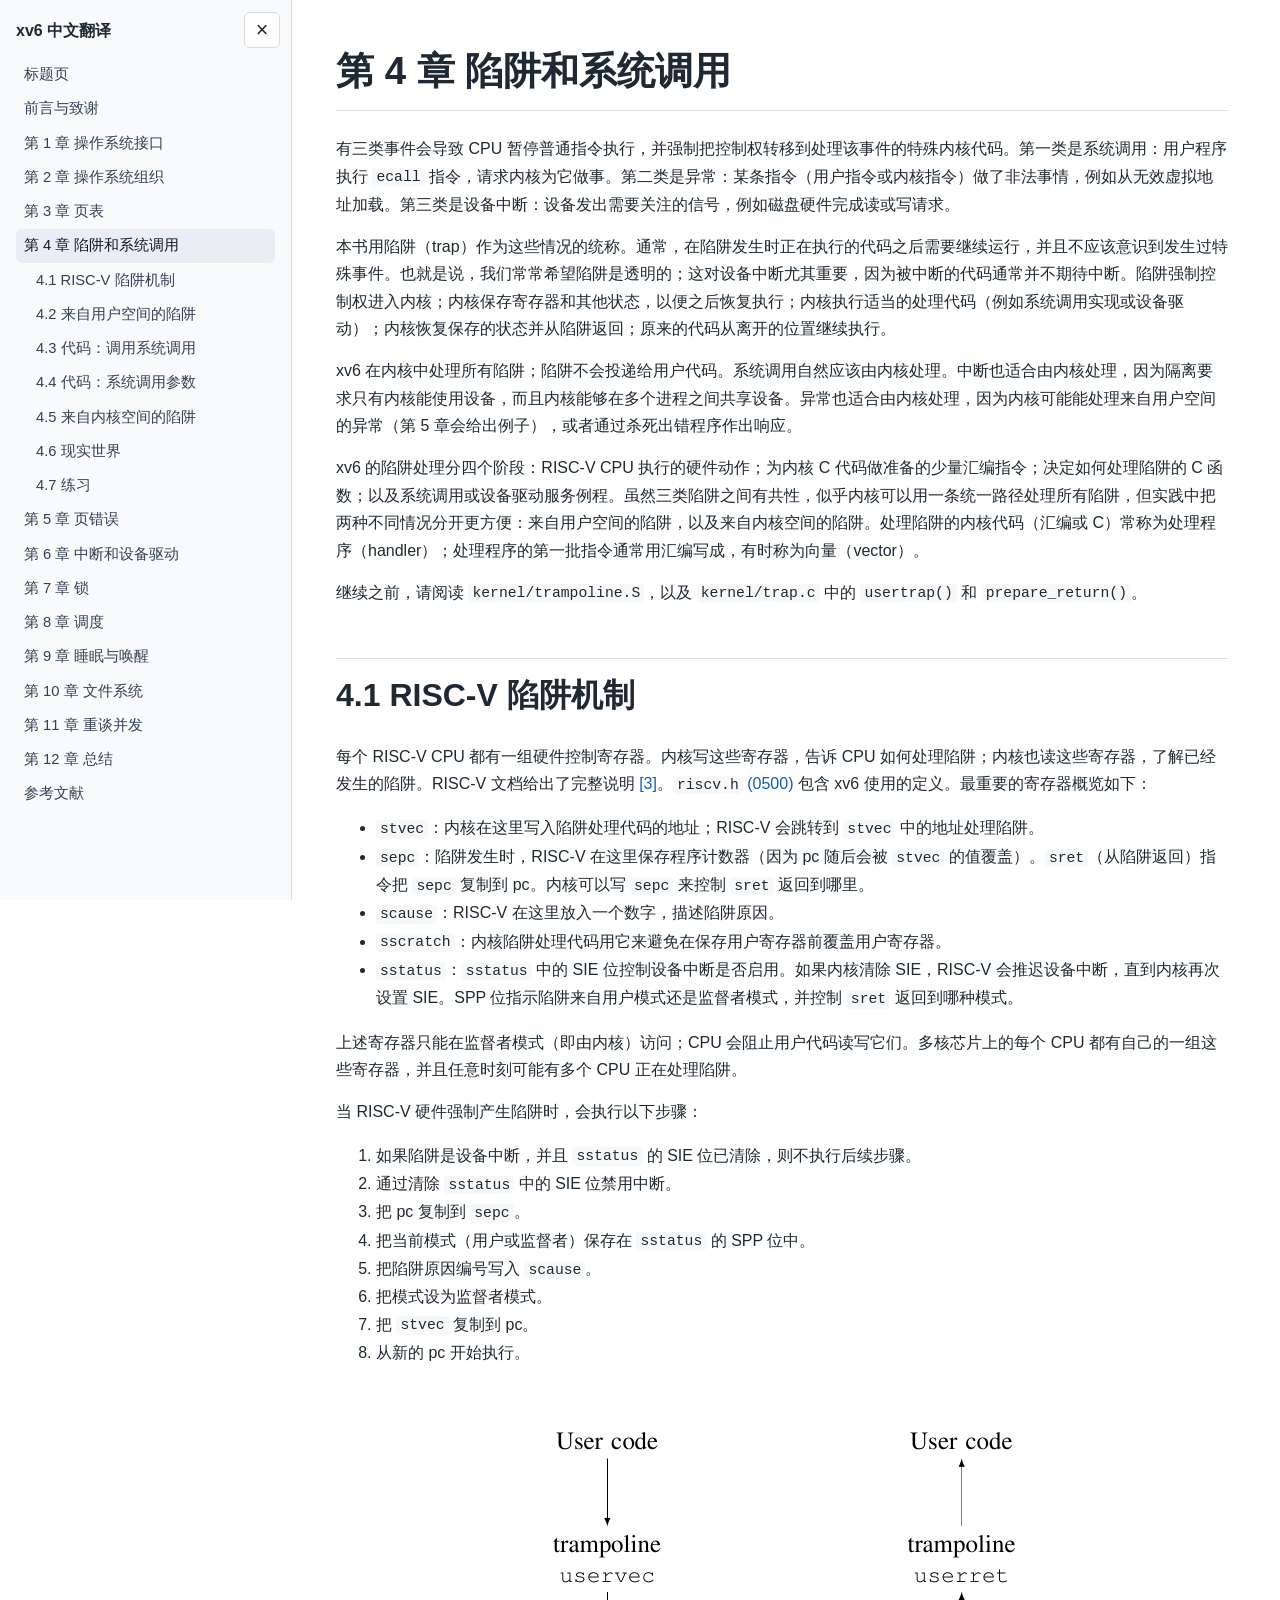
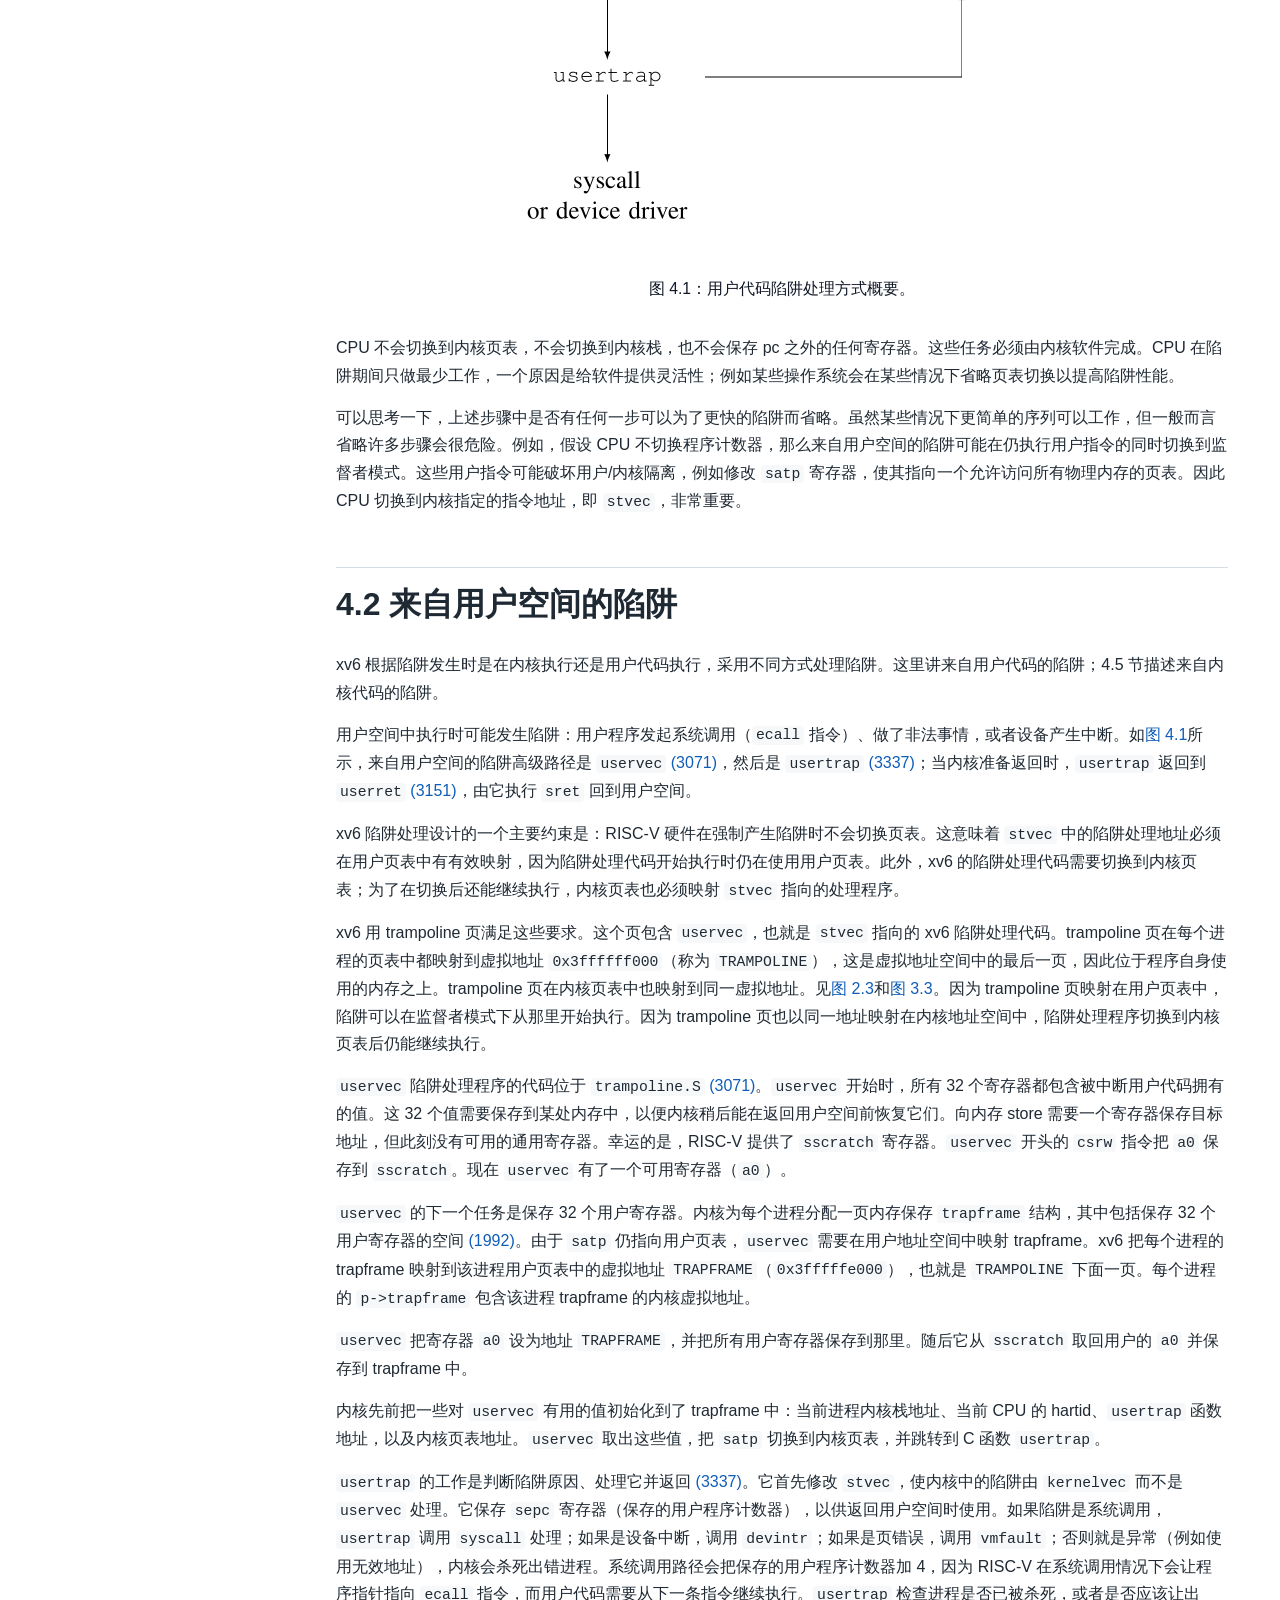
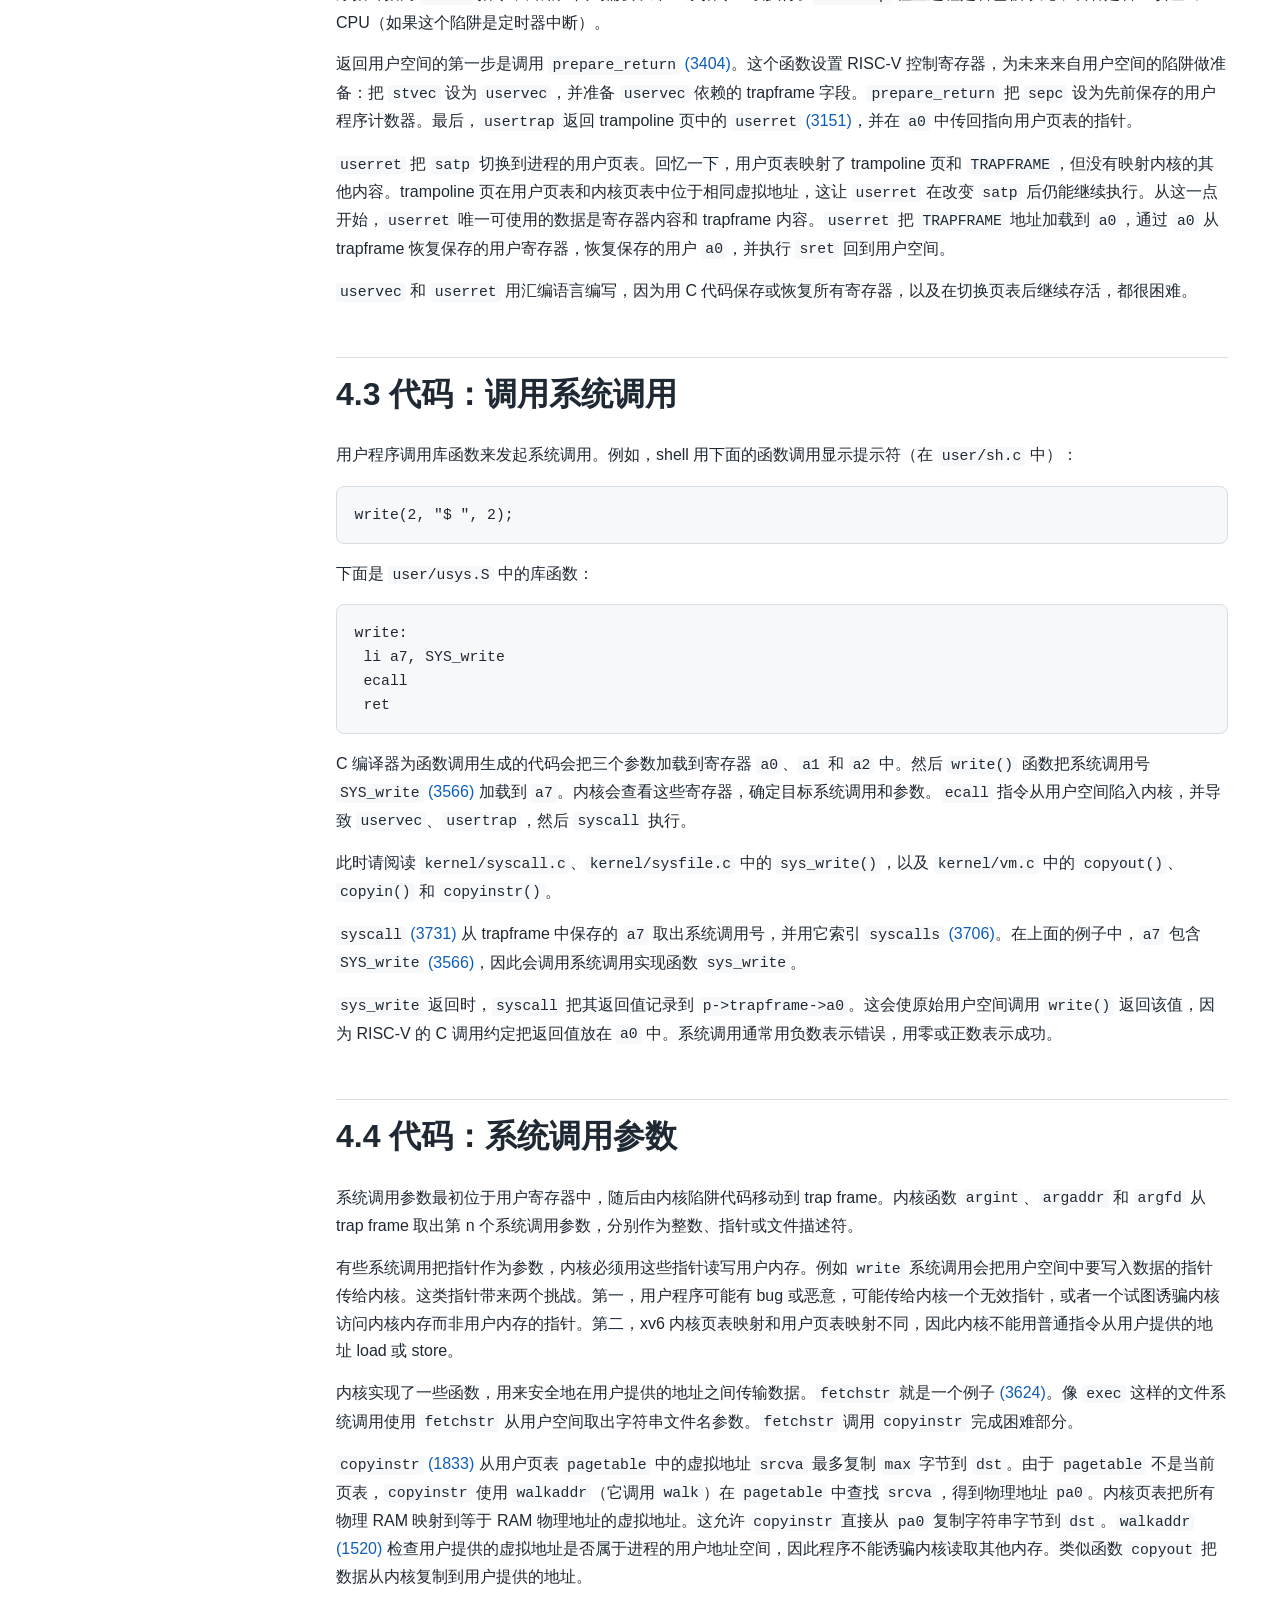
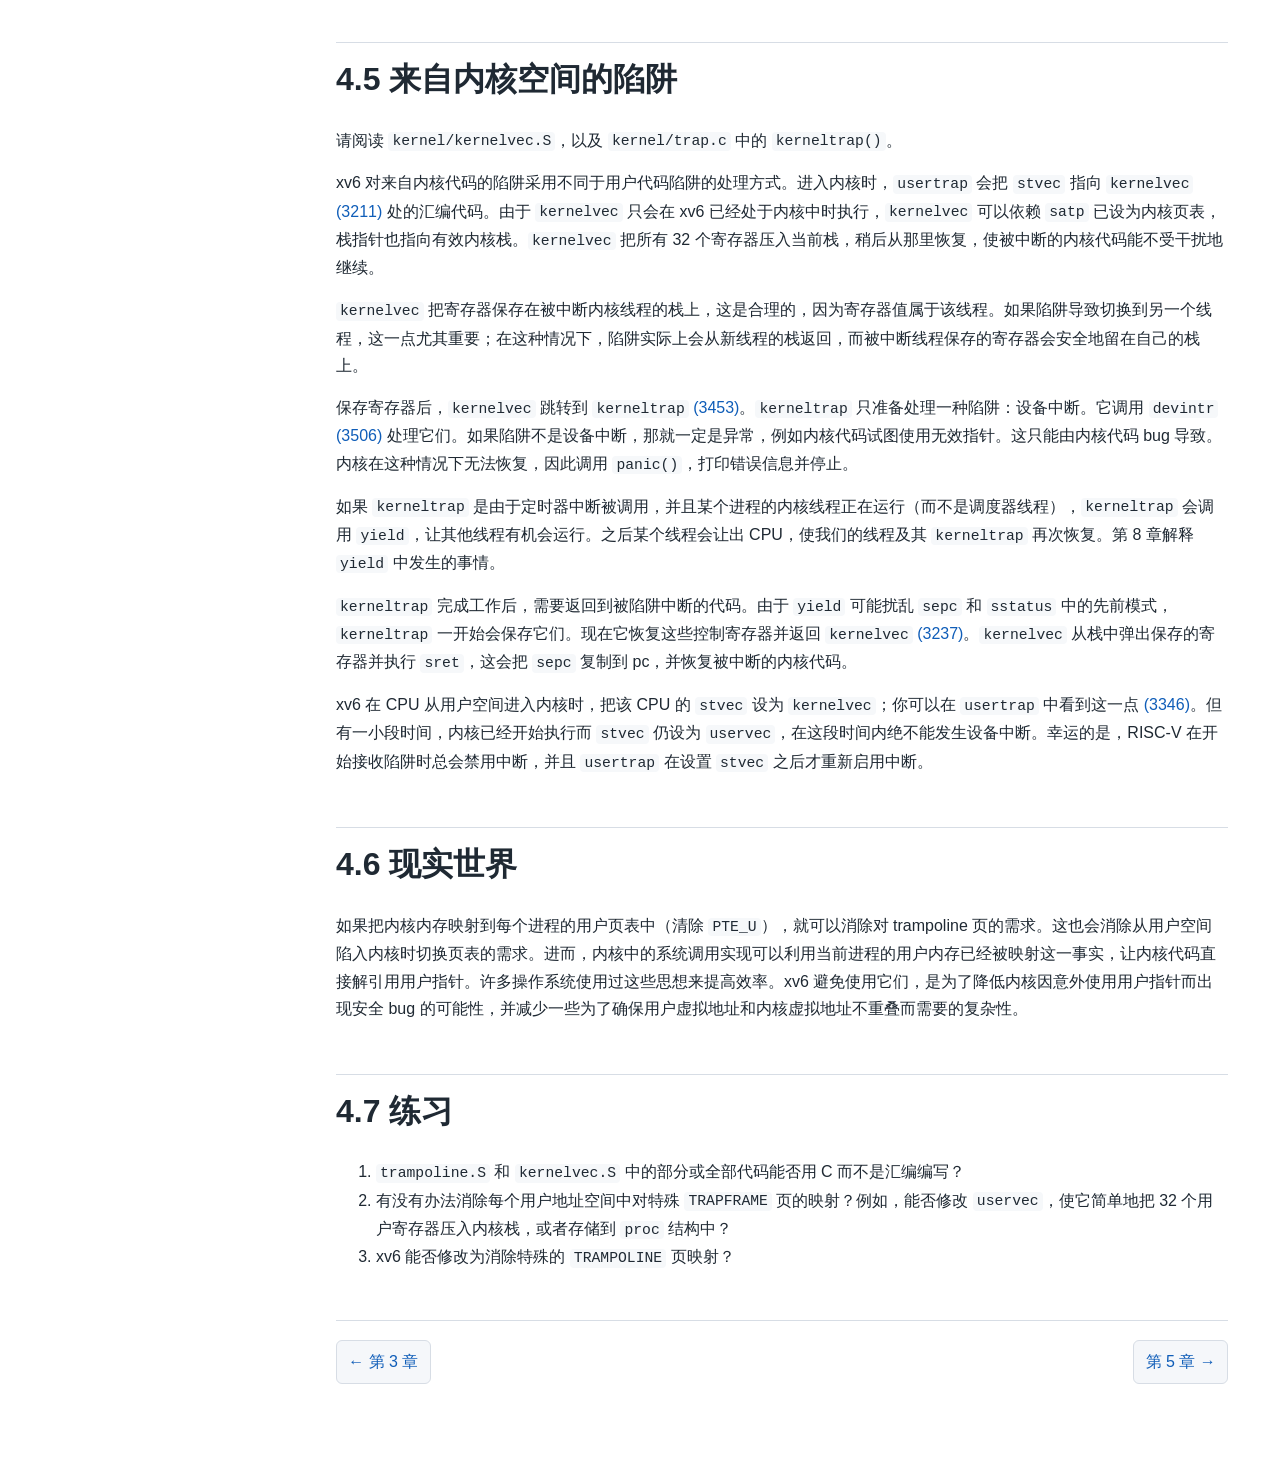
<file: chapter-04.html>
<!doctype html>
<html lang="zh-CN">
<head>
  <meta charset="utf-8">
  <meta name="viewport" content="width=device-width, initial-scale=1">
  <title>第 4 章 陷阱和系统调用 - xv6 中文翻译</title>
  <link rel="stylesheet" href="assets/style.css">
  <script src="assets/sidebar.js" defer></script>
</head>
<body>
  <div class="layout">
    <aside class="sidebar">
      <h2>xv6 中文翻译</h2>
      <nav aria-label="章节导航">
        <a href="index.html">标题页</a><a href="foreword.html">前言与致谢</a>
        <a href="chapter-01.html">第 1 章 操作系统接口</a><a href="chapter-02.html">第 2 章 操作系统组织</a><a href="chapter-03.html">第 3 章 页表</a>
        <a class="active" href="chapter-04.html">第 4 章 陷阱和系统调用</a>
        <a class="sub" href="#section-4-1">4.1 RISC-V 陷阱机制</a>
        <a class="sub" href="#section-4-2">4.2 来自用户空间的陷阱</a>
        <a class="sub" href="#section-4-3">4.3 代码：调用系统调用</a>
        <a class="sub" href="#section-4-4">4.4 代码：系统调用参数</a>
        <a class="sub" href="#section-4-5">4.5 来自内核空间的陷阱</a>
        <a class="sub" href="#section-4-6">4.6 现实世界</a>
        <a class="sub" href="#section-4-7">4.7 练习</a>
        <a href="chapter-05.html">第 5 章 页错误</a><a href="chapter-06.html">第 6 章 中断和设备驱动</a><a href="chapter-07.html">第 7 章 锁</a><a href="chapter-08.html">第 8 章 调度</a><a href="chapter-09.html">第 9 章 睡眠与唤醒</a><a href="chapter-10.html">第 10 章 文件系统</a><a href="chapter-11.html">第 11 章 重谈并发</a><a href="chapter-12.html">第 12 章 总结</a><a href="references.html">参考文献</a>
      </nav>
    </aside>
    <main>
      <h1 class="page-title">第 4 章 陷阱和系统调用</h1>
      <p>有三类事件会导致 CPU 暂停普通指令执行，并强制把控制权转移到处理该事件的特殊内核代码。第一类是系统调用：用户程序执行 <code>ecall</code> 指令，请求内核为它做事。第二类是异常：某条指令（用户指令或内核指令）做了非法事情，例如从无效虚拟地址加载。第三类是设备中断：设备发出需要关注的信号，例如磁盘硬件完成读或写请求。</p>
      <p>本书用陷阱（trap）作为这些情况的统称。通常，在陷阱发生时正在执行的代码之后需要继续运行，并且不应该意识到发生过特殊事件。也就是说，我们常常希望陷阱是透明的；这对设备中断尤其重要，因为被中断的代码通常并不期待中断。陷阱强制控制权进入内核；内核保存寄存器和其他状态，以便之后恢复执行；内核执行适当的处理代码（例如系统调用实现或设备驱动）；内核恢复保存的状态并从陷阱返回；原来的代码从离开的位置继续执行。</p>
      <p>xv6 在内核中处理所有陷阱；陷阱不会投递给用户代码。系统调用自然应该由内核处理。中断也适合由内核处理，因为隔离要求只有内核能使用设备，而且内核能够在多个进程之间共享设备。异常也适合由内核处理，因为内核可能能处理来自用户空间的异常（第 5 章会给出例子），或者通过杀死出错程序作出响应。</p>
      <p>xv6 的陷阱处理分四个阶段：RISC-V CPU 执行的硬件动作；为内核 C 代码做准备的少量汇编指令；决定如何处理陷阱的 C 函数；以及系统调用或设备驱动服务例程。虽然三类陷阱之间有共性，似乎内核可以用一条统一路径处理所有陷阱，但实践中把两种不同情况分开更方便：来自用户空间的陷阱，以及来自内核空间的陷阱。处理陷阱的内核代码（汇编或 C）常称为处理程序（handler）；处理程序的第一批指令通常用汇编写成，有时称为向量（vector）。</p>
      <p>继续之前，请阅读 <code>kernel/trampoline.S</code>，以及 <code>kernel/trap.c</code> 中的 <code>usertrap()</code> 和 <code>prepare_return()</code>。</p>

      <section id="section-4-1">
        <h2 class="chapter">4.1 RISC-V 陷阱机制</h2>
        <p>每个 RISC-V CPU 都有一组硬件控制寄存器。内核写这些寄存器，告诉 CPU 如何处理陷阱；内核也读这些寄存器，了解已经发生的陷阱。RISC-V 文档给出了完整说明 <a class="cite" href="references.html#ref-3">[3]</a>。<code>riscv.h</code> <a class="source-ref" href="https://github.com/mit-pdos/xv6-riscv/blob/riscv/kernel/riscv.h" target="_blank" rel="noopener">(0500)</a> 包含 xv6 使用的定义。最重要的寄存器概览如下：</p>
        <ul>
          <li><code>stvec</code>：内核在这里写入陷阱处理代码的地址；RISC-V 会跳转到 <code>stvec</code> 中的地址处理陷阱。</li>
          <li><code>sepc</code>：陷阱发生时，RISC-V 在这里保存程序计数器（因为 pc 随后会被 <code>stvec</code> 的值覆盖）。<code>sret</code>（从陷阱返回）指令把 <code>sepc</code> 复制到 pc。内核可以写 <code>sepc</code> 来控制 <code>sret</code> 返回到哪里。</li>
          <li><code>scause</code>：RISC-V 在这里放入一个数字，描述陷阱原因。</li>
          <li><code>sscratch</code>：内核陷阱处理代码用它来避免在保存用户寄存器前覆盖用户寄存器。</li>
          <li><code>sstatus</code>：<code>sstatus</code> 中的 SIE 位控制设备中断是否启用。如果内核清除 SIE，RISC-V 会推迟设备中断，直到内核再次设置 SIE。SPP 位指示陷阱来自用户模式还是监督者模式，并控制 <code>sret</code> 返回到哪种模式。</li>
        </ul>
        <p>上述寄存器只能在监督者模式（即由内核）访问；CPU 会阻止用户代码读写它们。多核芯片上的每个 CPU 都有自己的一组这些寄存器，并且任意时刻可能有多个 CPU 正在处理陷阱。</p>
        <p>当 RISC-V 硬件强制产生陷阱时，会执行以下步骤：</p>
        <ol>
          <li>如果陷阱是设备中断，并且 <code>sstatus</code> 的 SIE 位已清除，则不执行后续步骤。</li>
          <li>通过清除 <code>sstatus</code> 中的 SIE 位禁用中断。</li>
          <li>把 pc 复制到 <code>sepc</code>。</li>
          <li>把当前模式（用户或监督者）保存在 <code>sstatus</code> 的 SPP 位中。</li>
          <li>把陷阱原因编号写入 <code>scause</code>。</li>
          <li>把模式设为监督者模式。</li>
          <li>把 <code>stvec</code> 复制到 pc。</li>
          <li>从新的 pc 开始执行。</li>
        </ol>
        <figure id="fig-4-1">
          <img src="assets/figures/figure-4-1.png" alt="图 4.1：用户代码陷阱处理方式概要" loading="lazy" decoding="async" style="display: block; max-width: 650px; width: 100%; height: auto; margin: 0 auto;">
          <figcaption>图 4.1：用户代码陷阱处理方式概要。</figcaption>
        </figure>
        <p>CPU 不会切换到内核页表，不会切换到内核栈，也不会保存 pc 之外的任何寄存器。这些任务必须由内核软件完成。CPU 在陷阱期间只做最少工作，一个原因是给软件提供灵活性；例如某些操作系统会在某些情况下省略页表切换以提高陷阱性能。</p>
        <p>可以思考一下，上述步骤中是否有任何一步可以为了更快的陷阱而省略。虽然某些情况下更简单的序列可以工作，但一般而言省略许多步骤会很危险。例如，假设 CPU 不切换程序计数器，那么来自用户空间的陷阱可能在仍执行用户指令的同时切换到监督者模式。这些用户指令可能破坏用户/内核隔离，例如修改 <code>satp</code> 寄存器，使其指向一个允许访问所有物理内存的页表。因此 CPU 切换到内核指定的指令地址，即 <code>stvec</code>，非常重要。</p>
      </section>

      <section id="section-4-2">
        <h2 class="chapter">4.2 来自用户空间的陷阱</h2>
        <p>xv6 根据陷阱发生时是在内核执行还是用户代码执行，采用不同方式处理陷阱。这里讲来自用户代码的陷阱；4.5 节描述来自内核代码的陷阱。</p>
        <p>用户空间中执行时可能发生陷阱：用户程序发起系统调用（<code>ecall</code> 指令）、做了非法事情，或者设备产生中断。如<a href="#fig-4-1">图 4.1</a>所示，来自用户空间的陷阱高级路径是 <code>uservec</code> <a class="source-ref" href="https://github.com/mit-pdos/xv6-riscv/blob/riscv/kernel/trampoline.S#L22" target="_blank" rel="noopener">(3071)</a>，然后是 <code>usertrap</code> <a class="source-ref" href="https://github.com/mit-pdos/xv6-riscv/blob/riscv/kernel/trap.c#L38" target="_blank" rel="noopener">(3337)</a>；当内核准备返回时，<code>usertrap</code> 返回到 <code>userret</code> <a class="source-ref" href="https://github.com/mit-pdos/xv6-riscv/blob/riscv/kernel/trampoline.S#L101" target="_blank" rel="noopener">(3151)</a>，由它执行 <code>sret</code> 回到用户空间。</p>
        <p>xv6 陷阱处理设计的一个主要约束是：RISC-V 硬件在强制产生陷阱时不会切换页表。这意味着 <code>stvec</code> 中的陷阱处理地址必须在用户页表中有有效映射，因为陷阱处理代码开始执行时仍在使用用户页表。此外，xv6 的陷阱处理代码需要切换到内核页表；为了在切换后还能继续执行，内核页表也必须映射 <code>stvec</code> 指向的处理程序。</p>
        <p>xv6 用 trampoline 页满足这些要求。这个页包含 <code>uservec</code>，也就是 <code>stvec</code> 指向的 xv6 陷阱处理代码。trampoline 页在每个进程的页表中都映射到虚拟地址 <code>0x3ffffff000</code>（称为 <code>TRAMPOLINE</code>），这是虚拟地址空间中的最后一页，因此位于程序自身使用的内存之上。trampoline 页在内核页表中也映射到同一虚拟地址。见<a href="chapter-02.html#fig-2-3">图 2.3</a>和<a href="chapter-03.html#fig-3-3">图 3.3</a>。因为 trampoline 页映射在用户页表中，陷阱可以在监督者模式下从那里开始执行。因为 trampoline 页也以同一地址映射在内核地址空间中，陷阱处理程序切换到内核页表后仍能继续执行。</p>
        <p><code>uservec</code> 陷阱处理程序的代码位于 <code>trampoline.S</code> <a class="source-ref" href="https://github.com/mit-pdos/xv6-riscv/blob/riscv/kernel/trampoline.S#L22" target="_blank" rel="noopener">(3071)</a>。<code>uservec</code> 开始时，所有 32 个寄存器都包含被中断用户代码拥有的值。这 32 个值需要保存到某处内存中，以便内核稍后能在返回用户空间前恢复它们。向内存 store 需要一个寄存器保存目标地址，但此刻没有可用的通用寄存器。幸运的是，RISC-V 提供了 <code>sscratch</code> 寄存器。<code>uservec</code> 开头的 <code>csrw</code> 指令把 <code>a0</code> 保存到 <code>sscratch</code>。现在 <code>uservec</code> 有了一个可用寄存器（<code>a0</code>）。</p>
        <p><code>uservec</code> 的下一个任务是保存 32 个用户寄存器。内核为每个进程分配一页内存保存 <code>trapframe</code> 结构，其中包括保存 32 个用户寄存器的空间 <a class="source-ref" href="https://github.com/mit-pdos/xv6-riscv/blob/riscv/kernel/proc.h#L43" target="_blank" rel="noopener">(1992)</a>。由于 <code>satp</code> 仍指向用户页表，<code>uservec</code> 需要在用户地址空间中映射 trapframe。xv6 把每个进程的 trapframe 映射到该进程用户页表中的虚拟地址 <code>TRAPFRAME</code>（<code>0x3fffffe000</code>），也就是 <code>TRAMPOLINE</code> 下面一页。每个进程的 <code>p-&gt;trapframe</code> 包含该进程 trapframe 的内核虚拟地址。</p>
        <p><code>uservec</code> 把寄存器 <code>a0</code> 设为地址 <code>TRAPFRAME</code>，并把所有用户寄存器保存到那里。随后它从 <code>sscratch</code> 取回用户的 <code>a0</code> 并保存到 trapframe 中。</p>
        <p>内核先前把一些对 <code>uservec</code> 有用的值初始化到了 trapframe 中：当前进程内核栈地址、当前 CPU 的 hartid、<code>usertrap</code> 函数地址，以及内核页表地址。<code>uservec</code> 取出这些值，把 <code>satp</code> 切换到内核页表，并跳转到 C 函数 <code>usertrap</code>。</p>
        <p><code>usertrap</code> 的工作是判断陷阱原因、处理它并返回 <a class="source-ref" href="https://github.com/mit-pdos/xv6-riscv/blob/riscv/kernel/trap.c#L38" target="_blank" rel="noopener">(3337)</a>。它首先修改 <code>stvec</code>，使内核中的陷阱由 <code>kernelvec</code> 而不是 <code>uservec</code> 处理。它保存 <code>sepc</code> 寄存器（保存的用户程序计数器），以供返回用户空间时使用。如果陷阱是系统调用，<code>usertrap</code> 调用 <code>syscall</code> 处理；如果是设备中断，调用 <code>devintr</code>；如果是页错误，调用 <code>vmfault</code>；否则就是异常（例如使用无效地址），内核会杀死出错进程。系统调用路径会把保存的用户程序计数器加 4，因为 RISC-V 在系统调用情况下会让程序指针指向 <code>ecall</code> 指令，而用户代码需要从下一条指令继续执行。<code>usertrap</code> 检查进程是否已被杀死，或者是否应该让出 CPU（如果这个陷阱是定时器中断）。</p>
        <p>返回用户空间的第一步是调用 <code>prepare_return</code> <a class="source-ref" href="https://github.com/mit-pdos/xv6-riscv/blob/riscv/kernel/trap.c#L100" target="_blank" rel="noopener">(3404)</a>。这个函数设置 RISC-V 控制寄存器，为未来来自用户空间的陷阱做准备：把 <code>stvec</code> 设为 <code>uservec</code>，并准备 <code>uservec</code> 依赖的 trapframe 字段。<code>prepare_return</code> 把 <code>sepc</code> 设为先前保存的用户程序计数器。最后，<code>usertrap</code> 返回 trampoline 页中的 <code>userret</code> <a class="source-ref" href="https://github.com/mit-pdos/xv6-riscv/blob/riscv/kernel/trampoline.S#L101" target="_blank" rel="noopener">(3151)</a>，并在 <code>a0</code> 中传回指向用户页表的指针。</p>
        <p><code>userret</code> 把 <code>satp</code> 切换到进程的用户页表。回忆一下，用户页表映射了 trampoline 页和 <code>TRAPFRAME</code>，但没有映射内核的其他内容。trampoline 页在用户页表和内核页表中位于相同虚拟地址，这让 <code>userret</code> 在改变 <code>satp</code> 后仍能继续执行。从这一点开始，<code>userret</code> 唯一可使用的数据是寄存器内容和 trapframe 内容。<code>userret</code> 把 <code>TRAPFRAME</code> 地址加载到 <code>a0</code>，通过 <code>a0</code> 从 trapframe 恢复保存的用户寄存器，恢复保存的用户 <code>a0</code>，并执行 <code>sret</code> 回到用户空间。</p>
        <p><code>uservec</code> 和 <code>userret</code> 用汇编语言编写，因为用 C 代码保存或恢复所有寄存器，以及在切换页表后继续存活，都很困难。</p>
      </section>

      <section id="section-4-3">
        <h2 class="chapter">4.3 代码：调用系统调用</h2>
        <p>用户程序调用库函数来发起系统调用。例如，shell 用下面的函数调用显示提示符（在 <code>user/sh.c</code> 中）：</p>
        <pre><code>write(2, "$ ", 2);</code></pre>
        <p>下面是 <code>user/usys.S</code> 中的库函数：</p>
        <pre><code>write:
 li a7, SYS_write
 ecall
 ret</code></pre>
        <p>C 编译器为函数调用生成的代码会把三个参数加载到寄存器 <code>a0</code>、<code>a1</code> 和 <code>a2</code> 中。然后 <code>write()</code> 函数把系统调用号 <code>SYS_write</code> <a class="source-ref" href="https://github.com/mit-pdos/xv6-riscv/blob/riscv/kernel/syscall.h#L17" target="_blank" rel="noopener">(3566)</a> 加载到 <code>a7</code>。内核会查看这些寄存器，确定目标系统调用和参数。<code>ecall</code> 指令从用户空间陷入内核，并导致 <code>uservec</code>、<code>usertrap</code>，然后 <code>syscall</code> 执行。</p>
        <p>此时请阅读 <code>kernel/syscall.c</code>、<code>kernel/sysfile.c</code> 中的 <code>sys_write()</code>，以及 <code>kernel/vm.c</code> 中的 <code>copyout()</code>、<code>copyin()</code> 和 <code>copyinstr()</code>。</p>
        <p><code>syscall</code> <a class="source-ref" href="https://github.com/mit-pdos/xv6-riscv/blob/riscv/kernel/syscall.c#L132" target="_blank" rel="noopener">(3731)</a> 从 trapframe 中保存的 <code>a7</code> 取出系统调用号，并用它索引 <code>syscalls</code> <a class="source-ref" href="https://github.com/mit-pdos/xv6-riscv/blob/riscv/kernel/syscall.c#L107" target="_blank" rel="noopener">(3706)</a>。在上面的例子中，<code>a7</code> 包含 <code>SYS_write</code> <a class="source-ref" href="https://github.com/mit-pdos/xv6-riscv/blob/riscv/kernel/syscall.h#L17" target="_blank" rel="noopener">(3566)</a>，因此会调用系统调用实现函数 <code>sys_write</code>。</p>
        <p><code>sys_write</code> 返回时，<code>syscall</code> 把其返回值记录到 <code>p-&gt;trapframe-&gt;a0</code>。这会使原始用户空间调用 <code>write()</code> 返回该值，因为 RISC-V 的 C 调用约定把返回值放在 <code>a0</code> 中。系统调用通常用负数表示错误，用零或正数表示成功。</p>
      </section>

      <section id="section-4-4">
        <h2 class="chapter">4.4 代码：系统调用参数</h2>
        <p>系统调用参数最初位于用户寄存器中，随后由内核陷阱代码移动到 trap frame。内核函数 <code>argint</code>、<code>argaddr</code> 和 <code>argfd</code> 从 trap frame 取出第 n 个系统调用参数，分别作为整数、指针或文件描述符。</p>
        <p>有些系统调用把指针作为参数，内核必须用这些指针读写用户内存。例如 <code>write</code> 系统调用会把用户空间中要写入数据的指针传给内核。这类指针带来两个挑战。第一，用户程序可能有 bug 或恶意，可能传给内核一个无效指针，或者一个试图诱骗内核访问内核内存而非用户内存的指针。第二，xv6 内核页表映射和用户页表映射不同，因此内核不能用普通指令从用户提供的地址 load 或 store。</p>
        <p>内核实现了一些函数，用来安全地在用户提供的地址之间传输数据。<code>fetchstr</code> 就是一个例子 <a class="source-ref" href="https://github.com/mit-pdos/xv6-riscv/blob/riscv/kernel/syscall.c#L25" target="_blank" rel="noopener">(3624)</a>。像 <code>exec</code> 这样的文件系统调用使用 <code>fetchstr</code> 从用户空间取出字符串文件名参数。<code>fetchstr</code> 调用 <code>copyinstr</code> 完成困难部分。</p>
        <p><code>copyinstr</code> <a class="source-ref" href="https://github.com/mit-pdos/xv6-riscv/blob/riscv/kernel/vm.c#L410" target="_blank" rel="noopener">(1833)</a> 从用户页表 <code>pagetable</code> 中的虚拟地址 <code>srcva</code> 最多复制 <code>max</code> 字节到 <code>dst</code>。由于 <code>pagetable</code> 不是当前页表，<code>copyinstr</code> 使用 <code>walkaddr</code>（它调用 <code>walk</code>）在 <code>pagetable</code> 中查找 <code>srcva</code>，得到物理地址 <code>pa0</code>。内核页表把所有物理 RAM 映射到等于 RAM 物理地址的虚拟地址。这允许 <code>copyinstr</code> 直接从 <code>pa0</code> 复制字符串字节到 <code>dst</code>。<code>walkaddr</code> <a class="source-ref" href="https://github.com/mit-pdos/xv6-riscv/blob/riscv/kernel/vm.c#L121" target="_blank" rel="noopener">(1520)</a> 检查用户提供的虚拟地址是否属于进程的用户地址空间，因此程序不能诱骗内核读取其他内存。类似函数 <code>copyout</code> 把数据从内核复制到用户提供的地址。</p>
      </section>

      <section id="section-4-5">
        <h2 class="chapter">4.5 来自内核空间的陷阱</h2>
        <p>请阅读 <code>kernel/kernelvec.S</code>，以及 <code>kernel/trap.c</code> 中的 <code>kerneltrap()</code>。</p>
        <p>xv6 对来自内核代码的陷阱采用不同于用户代码陷阱的处理方式。进入内核时，<code>usertrap</code> 会把 <code>stvec</code> 指向 <code>kernelvec</code> <a class="source-ref" href="https://github.com/mit-pdos/xv6-riscv/blob/riscv/kernel/kernelvec.S#L12" target="_blank" rel="noopener">(3211)</a> 处的汇编代码。由于 <code>kernelvec</code> 只会在 xv6 已经处于内核中时执行，<code>kernelvec</code> 可以依赖 <code>satp</code> 已设为内核页表，栈指针也指向有效内核栈。<code>kernelvec</code> 把所有 32 个寄存器压入当前栈，稍后从那里恢复，使被中断的内核代码能不受干扰地继续。</p>
        <p><code>kernelvec</code> 把寄存器保存在被中断内核线程的栈上，这是合理的，因为寄存器值属于该线程。如果陷阱导致切换到另一个线程，这一点尤其重要；在这种情况下，陷阱实际上会从新线程的栈返回，而被中断线程保存的寄存器会安全地留在自己的栈上。</p>
        <p>保存寄存器后，<code>kernelvec</code> 跳转到 <code>kerneltrap</code> <a class="source-ref" href="https://github.com/mit-pdos/xv6-riscv/blob/riscv/kernel/trap.c#L136" target="_blank" rel="noopener">(3453)</a>。<code>kerneltrap</code> 只准备处理一种陷阱：设备中断。它调用 <code>devintr</code> <a class="source-ref" href="https://github.com/mit-pdos/xv6-riscv/blob/riscv/kernel/trap.c#L186" target="_blank" rel="noopener">(3506)</a> 处理它们。如果陷阱不是设备中断，那就一定是异常，例如内核代码试图使用无效指针。这只能由内核代码 bug 导致。内核在这种情况下无法恢复，因此调用 <code>panic()</code>，打印错误信息并停止。</p>
        <p>如果 <code>kerneltrap</code> 是由于定时器中断被调用，并且某个进程的内核线程正在运行（而不是调度器线程），<code>kerneltrap</code> 会调用 <code>yield</code>，让其他线程有机会运行。之后某个线程会让出 CPU，使我们的线程及其 <code>kerneltrap</code> 再次恢复。第 8 章解释 <code>yield</code> 中发生的事情。</p>
        <p><code>kerneltrap</code> 完成工作后，需要返回到被陷阱中断的代码。由于 <code>yield</code> 可能扰乱 <code>sepc</code> 和 <code>sstatus</code> 中的先前模式，<code>kerneltrap</code> 一开始会保存它们。现在它恢复这些控制寄存器并返回 <code>kernelvec</code> <a class="source-ref" href="https://github.com/mit-pdos/xv6-riscv/blob/riscv/kernel/kernelvec.S#L38" target="_blank" rel="noopener">(3237)</a>。<code>kernelvec</code> 从栈中弹出保存的寄存器并执行 <code>sret</code>，这会把 <code>sepc</code> 复制到 pc，并恢复被中断的内核代码。</p>
        <p>xv6 在 CPU 从用户空间进入内核时，把该 CPU 的 <code>stvec</code> 设为 <code>kernelvec</code>；你可以在 <code>usertrap</code> 中看到这一点 <a class="source-ref" href="https://github.com/mit-pdos/xv6-riscv/blob/riscv/kernel/trap.c#L47" target="_blank" rel="noopener">(3346)</a>。但有一小段时间，内核已经开始执行而 <code>stvec</code> 仍设为 <code>uservec</code>，在这段时间内绝不能发生设备中断。幸运的是，RISC-V 在开始接收陷阱时总会禁用中断，并且 <code>usertrap</code> 在设置 <code>stvec</code> 之后才重新启用中断。</p>
      </section>

      <section id="section-4-6">
        <h2 class="chapter">4.6 现实世界</h2>
        <p>如果把内核内存映射到每个进程的用户页表中（清除 <code>PTE_U</code>），就可以消除对 trampoline 页的需求。这也会消除从用户空间陷入内核时切换页表的需求。进而，内核中的系统调用实现可以利用当前进程的用户内存已经被映射这一事实，让内核代码直接解引用用户指针。许多操作系统使用过这些思想来提高效率。xv6 避免使用它们，是为了降低内核因意外使用用户指针而出现安全 bug 的可能性，并减少一些为了确保用户虚拟地址和内核虚拟地址不重叠而需要的复杂性。</p>
      </section>

      <section id="section-4-7">
        <h2 class="chapter">4.7 练习</h2>
        <ol>
          <li><code>trampoline.S</code> 和 <code>kernelvec.S</code> 中的部分或全部代码能否用 C 而不是汇编编写？</li>
          <li>有没有办法消除每个用户地址空间中对特殊 <code>TRAPFRAME</code> 页的映射？例如，能否修改 <code>uservec</code>，使它简单地把 32 个用户寄存器压入内核栈，或者存储到 <code>proc</code> 结构中？</li>
          <li>xv6 能否修改为消除特殊的 <code>TRAMPOLINE</code> 页映射？</li>
        </ol>
      </section>

      <div class="pager">
        <a href="chapter-03.html">← 第 3 章</a>
        <a href="chapter-05.html">第 5 章 →</a>
      </div>
    </main>
  </div>
</body>
</html>
</file>
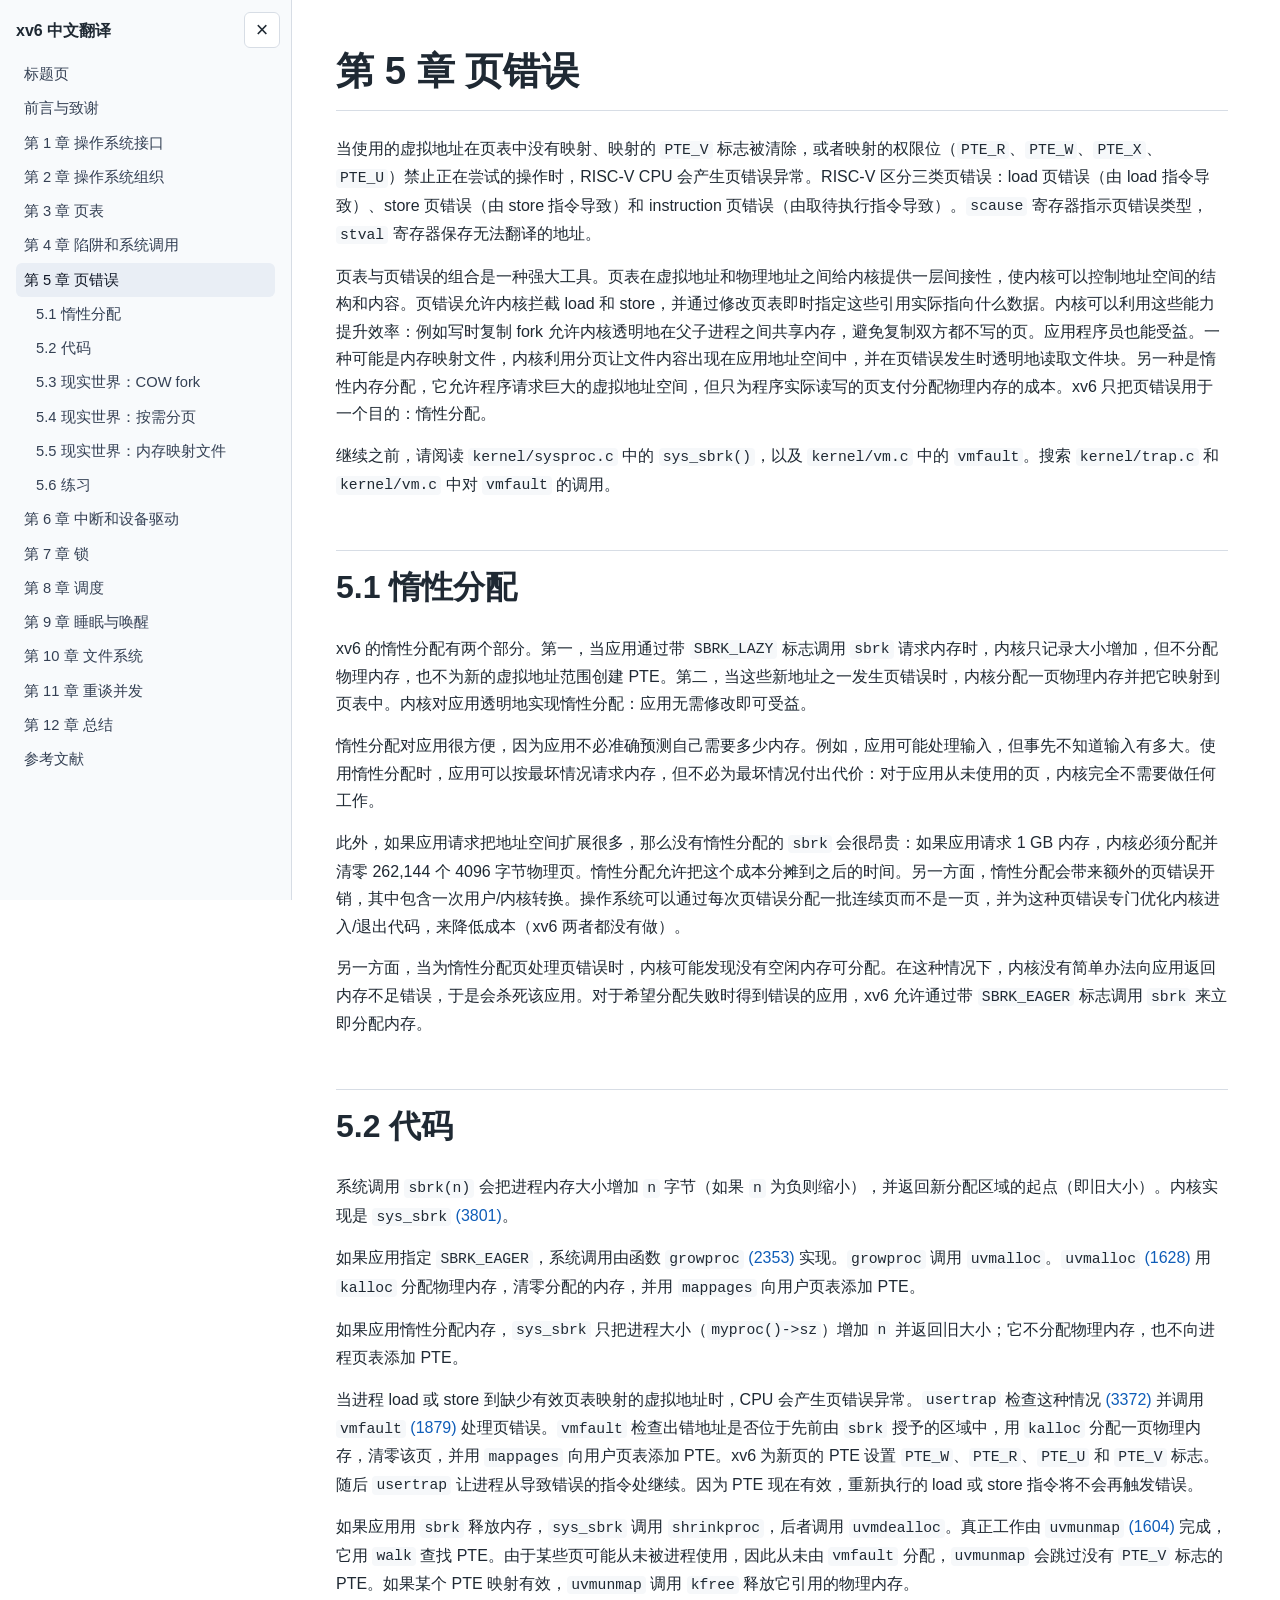
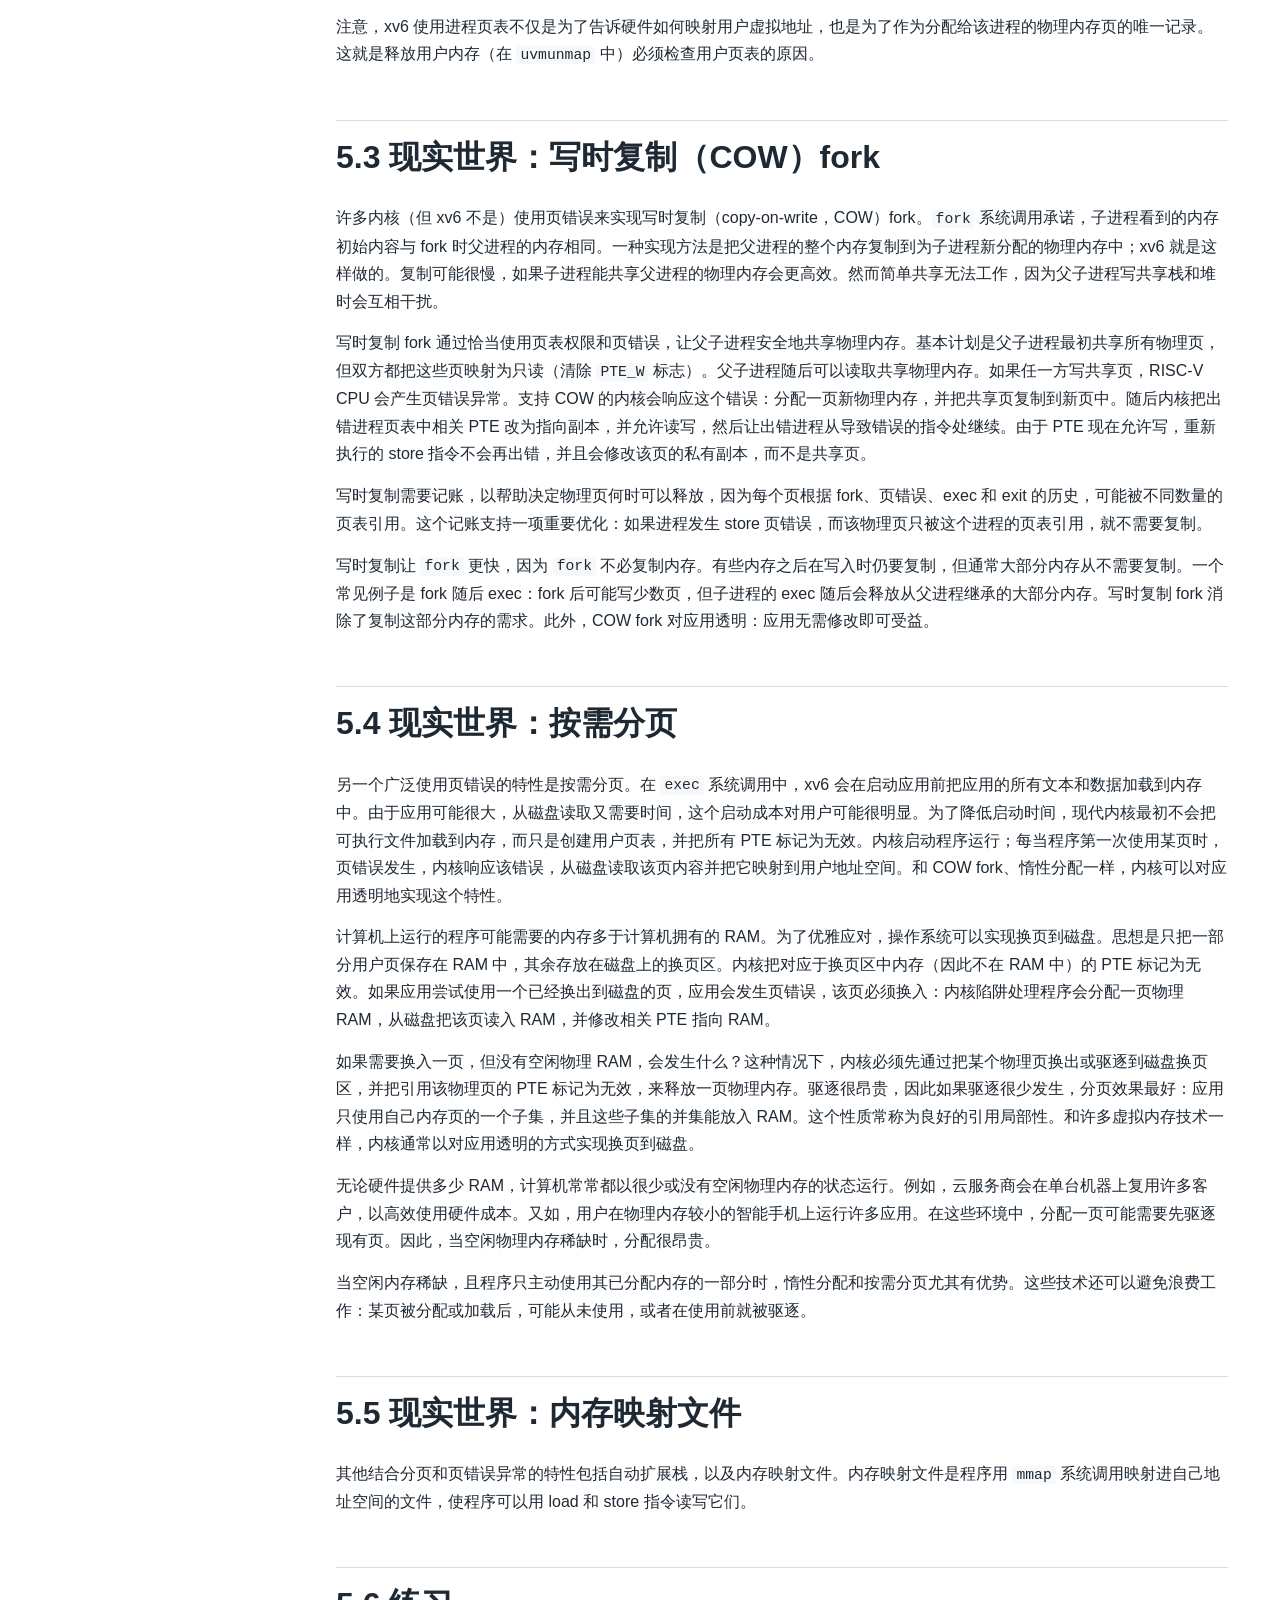
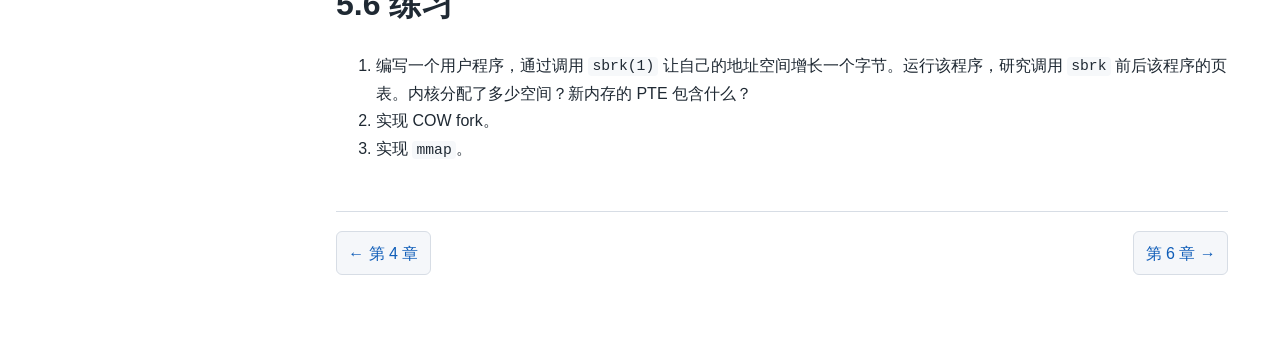
<file: chapter-05.html>
<!doctype html>
<html lang="zh-CN">
<head>
  <meta charset="utf-8">
  <meta name="viewport" content="width=device-width, initial-scale=1">
  <title>第 5 章 页错误 - xv6 中文翻译</title>
  <link rel="stylesheet" href="assets/style.css">
  <script src="assets/sidebar.js" defer></script>
</head>
<body>
  <div class="layout">
    <aside class="sidebar">
      <h2>xv6 中文翻译</h2>
      <nav aria-label="章节导航">
        <a href="index.html">标题页</a><a href="foreword.html">前言与致谢</a><a href="chapter-01.html">第 1 章 操作系统接口</a><a href="chapter-02.html">第 2 章 操作系统组织</a><a href="chapter-03.html">第 3 章 页表</a><a href="chapter-04.html">第 4 章 陷阱和系统调用</a>
        <a class="active" href="chapter-05.html">第 5 章 页错误</a>
        <a class="sub" href="#section-5-1">5.1 惰性分配</a>
        <a class="sub" href="#section-5-2">5.2 代码</a>
        <a class="sub" href="#section-5-3">5.3 现实世界：COW fork</a>
        <a class="sub" href="#section-5-4">5.4 现实世界：按需分页</a>
        <a class="sub" href="#section-5-5">5.5 现实世界：内存映射文件</a>
        <a class="sub" href="#section-5-6">5.6 练习</a>
        <a href="chapter-06.html">第 6 章 中断和设备驱动</a><a href="chapter-07.html">第 7 章 锁</a><a href="chapter-08.html">第 8 章 调度</a><a href="chapter-09.html">第 9 章 睡眠与唤醒</a><a href="chapter-10.html">第 10 章 文件系统</a><a href="chapter-11.html">第 11 章 重谈并发</a><a href="chapter-12.html">第 12 章 总结</a><a href="references.html">参考文献</a>
      </nav>
    </aside>
    <main>
      <h1 class="page-title">第 5 章 页错误</h1>
      <p>当使用的虚拟地址在页表中没有映射、映射的 <code>PTE_V</code> 标志被清除，或者映射的权限位（<code>PTE_R</code>、<code>PTE_W</code>、<code>PTE_X</code>、<code>PTE_U</code>）禁止正在尝试的操作时，RISC-V CPU 会产生页错误异常。RISC-V 区分三类页错误：load 页错误（由 load 指令导致）、store 页错误（由 store 指令导致）和 instruction 页错误（由取待执行指令导致）。<code>scause</code> 寄存器指示页错误类型，<code>stval</code> 寄存器保存无法翻译的地址。</p>
      <p>页表与页错误的组合是一种强大工具。页表在虚拟地址和物理地址之间给内核提供一层间接性，使内核可以控制地址空间的结构和内容。页错误允许内核拦截 load 和 store，并通过修改页表即时指定这些引用实际指向什么数据。内核可以利用这些能力提升效率：例如写时复制 fork 允许内核透明地在父子进程之间共享内存，避免复制双方都不写的页。应用程序员也能受益。一种可能是内存映射文件，内核利用分页让文件内容出现在应用地址空间中，并在页错误发生时透明地读取文件块。另一种是惰性内存分配，它允许程序请求巨大的虚拟地址空间，但只为程序实际读写的页支付分配物理内存的成本。xv6 只把页错误用于一个目的：惰性分配。</p>
      <p>继续之前，请阅读 <code>kernel/sysproc.c</code> 中的 <code>sys_sbrk()</code>，以及 <code>kernel/vm.c</code> 中的 <code>vmfault</code>。搜索 <code>kernel/trap.c</code> 和 <code>kernel/vm.c</code> 中对 <code>vmfault</code> 的调用。</p>

      <section id="section-5-1">
        <h2 class="chapter">5.1 惰性分配</h2>
        <p>xv6 的惰性分配有两个部分。第一，当应用通过带 <code>SBRK_LAZY</code> 标志调用 <code>sbrk</code> 请求内存时，内核只记录大小增加，但不分配物理内存，也不为新的虚拟地址范围创建 PTE。第二，当这些新地址之一发生页错误时，内核分配一页物理内存并把它映射到页表中。内核对应用透明地实现惰性分配：应用无需修改即可受益。</p>
        <p>惰性分配对应用很方便，因为应用不必准确预测自己需要多少内存。例如，应用可能处理输入，但事先不知道输入有多大。使用惰性分配时，应用可以按最坏情况请求内存，但不必为最坏情况付出代价：对于应用从未使用的页，内核完全不需要做任何工作。</p>
        <p>此外，如果应用请求把地址空间扩展很多，那么没有惰性分配的 <code>sbrk</code> 会很昂贵：如果应用请求 1 GB 内存，内核必须分配并清零 262,144 个 4096 字节物理页。惰性分配允许把这个成本分摊到之后的时间。另一方面，惰性分配会带来额外的页错误开销，其中包含一次用户/内核转换。操作系统可以通过每次页错误分配一批连续页而不是一页，并为这种页错误专门优化内核进入/退出代码，来降低成本（xv6 两者都没有做）。</p>
        <p>另一方面，当为惰性分配页处理页错误时，内核可能发现没有空闲内存可分配。在这种情况下，内核没有简单办法向应用返回内存不足错误，于是会杀死该应用。对于希望分配失败时得到错误的应用，xv6 允许通过带 <code>SBRK_EAGER</code> 标志调用 <code>sbrk</code> 来立即分配内存。</p>
      </section>

      <section id="section-5-2">
        <h2 class="chapter">5.2 代码</h2>
        <p>系统调用 <code>sbrk(n)</code> 会把进程内存大小增加 <code>n</code> 字节（如果 <code>n</code> 为负则缩小），并返回新分配区域的起点（即旧大小）。内核实现是 <code>sys_sbrk</code> <a class="source-ref" href="https://github.com/mit-pdos/xv6-riscv/blob/riscv/kernel/sysproc.c#L40" target="_blank" rel="noopener">(3801)</a>。</p>
        <p>如果应用指定 <code>SBRK_EAGER</code>，系统调用由函数 <code>growproc</code> <a class="source-ref" href="https://github.com/mit-pdos/xv6-riscv/blob/riscv/kernel/proc.c#L237" target="_blank" rel="noopener">(2353)</a> 实现。<code>growproc</code> 调用 <code>uvmalloc</code>。<code>uvmalloc</code> <a class="source-ref" href="https://github.com/mit-pdos/xv6-riscv/blob/riscv/kernel/vm.c#L217" target="_blank" rel="noopener">(1628)</a> 用 <code>kalloc</code> 分配物理内存，清零分配的内存，并用 <code>mappages</code> 向用户页表添加 PTE。</p>
        <p>如果应用惰性分配内存，<code>sys_sbrk</code> 只把进程大小（<code>myproc()-&gt;sz</code>）增加 <code>n</code> 并返回旧大小；它不分配物理内存，也不向进程页表添加 PTE。</p>
        <p>当进程 load 或 store 到缺少有效页表映射的虚拟地址时，CPU 会产生页错误异常。<code>usertrap</code> 检查这种情况 <a class="source-ref" href="https://github.com/mit-pdos/xv6-riscv/blob/riscv/kernel/trap.c#L73" target="_blank" rel="noopener">(3372)</a> 并调用 <code>vmfault</code> <a class="source-ref" href="https://github.com/mit-pdos/xv6-riscv/blob/riscv/kernel/vm.c#L453" target="_blank" rel="noopener">(1879)</a> 处理页错误。<code>vmfault</code> 检查出错地址是否位于先前由 <code>sbrk</code> 授予的区域中，用 <code>kalloc</code> 分配一页物理内存，清零该页，并用 <code>mappages</code> 向用户页表添加 PTE。xv6 为新页的 PTE 设置 <code>PTE_W</code>、<code>PTE_R</code>、<code>PTE_U</code> 和 <code>PTE_V</code> 标志。随后 <code>usertrap</code> 让进程从导致错误的指令处继续。因为 PTE 现在有效，重新执行的 load 或 store 指令将不会再触发错误。</p>
        <p>如果应用用 <code>sbrk</code> 释放内存，<code>sys_sbrk</code> 调用 <code>shrinkproc</code>，后者调用 <code>uvmdealloc</code>。真正工作由 <code>uvmunmap</code> <a class="source-ref" href="https://github.com/mit-pdos/xv6-riscv/blob/riscv/kernel/vm.c#L193" target="_blank" rel="noopener">(1604)</a> 完成，它用 <code>walk</code> 查找 PTE。由于某些页可能从未被进程使用，因此从未由 <code>vmfault</code> 分配，<code>uvmunmap</code> 会跳过没有 <code>PTE_V</code> 标志的 PTE。如果某个 PTE 映射有效，<code>uvmunmap</code> 调用 <code>kfree</code> 释放它引用的物理内存。</p>
        <p>注意，xv6 使用进程页表不仅是为了告诉硬件如何映射用户虚拟地址，也是为了作为分配给该进程的物理内存页的唯一记录。这就是释放用户内存（在 <code>uvmunmap</code> 中）必须检查用户页表的原因。</p>
      </section>

      <section id="section-5-3">
        <h2 class="chapter">5.3 现实世界：写时复制（COW）fork</h2>
        <p>许多内核（但 xv6 不是）使用页错误来实现写时复制（copy-on-write，COW）fork。<code>fork</code> 系统调用承诺，子进程看到的内存初始内容与 fork 时父进程的内存相同。一种实现方法是把父进程的整个内存复制到为子进程新分配的物理内存中；xv6 就是这样做的。复制可能很慢，如果子进程能共享父进程的物理内存会更高效。然而简单共享无法工作，因为父子进程写共享栈和堆时会互相干扰。</p>
        <p>写时复制 fork 通过恰当使用页表权限和页错误，让父子进程安全地共享物理内存。基本计划是父子进程最初共享所有物理页，但双方都把这些页映射为只读（清除 <code>PTE_W</code> 标志）。父子进程随后可以读取共享物理内存。如果任一方写共享页，RISC-V CPU 会产生页错误异常。支持 COW 的内核会响应这个错误：分配一页新物理内存，并把共享页复制到新页中。随后内核把出错进程页表中相关 PTE 改为指向副本，并允许读写，然后让出错进程从导致错误的指令处继续。由于 PTE 现在允许写，重新执行的 store 指令不会再出错，并且会修改该页的私有副本，而不是共享页。</p>
        <p>写时复制需要记账，以帮助决定物理页何时可以释放，因为每个页根据 fork、页错误、exec 和 exit 的历史，可能被不同数量的页表引用。这个记账支持一项重要优化：如果进程发生 store 页错误，而该物理页只被这个进程的页表引用，就不需要复制。</p>
        <p>写时复制让 <code>fork</code> 更快，因为 <code>fork</code> 不必复制内存。有些内存之后在写入时仍要复制，但通常大部分内存从不需要复制。一个常见例子是 fork 随后 exec：fork 后可能写少数页，但子进程的 exec 随后会释放从父进程继承的大部分内存。写时复制 fork 消除了复制这部分内存的需求。此外，COW fork 对应用透明：应用无需修改即可受益。</p>
      </section>

      <section id="section-5-4">
        <h2 class="chapter">5.4 现实世界：按需分页</h2>
        <p>另一个广泛使用页错误的特性是按需分页。在 <code>exec</code> 系统调用中，xv6 会在启动应用前把应用的所有文本和数据加载到内存中。由于应用可能很大，从磁盘读取又需要时间，这个启动成本对用户可能很明显。为了降低启动时间，现代内核最初不会把可执行文件加载到内存，而只是创建用户页表，并把所有 PTE 标记为无效。内核启动程序运行；每当程序第一次使用某页时，页错误发生，内核响应该错误，从磁盘读取该页内容并把它映射到用户地址空间。和 COW fork、惰性分配一样，内核可以对应用透明地实现这个特性。</p>
        <p>计算机上运行的程序可能需要的内存多于计算机拥有的 RAM。为了优雅应对，操作系统可以实现换页到磁盘。思想是只把一部分用户页保存在 RAM 中，其余存放在磁盘上的换页区。内核把对应于换页区中内存（因此不在 RAM 中）的 PTE 标记为无效。如果应用尝试使用一个已经换出到磁盘的页，应用会发生页错误，该页必须换入：内核陷阱处理程序会分配一页物理 RAM，从磁盘把该页读入 RAM，并修改相关 PTE 指向 RAM。</p>
        <p>如果需要换入一页，但没有空闲物理 RAM，会发生什么？这种情况下，内核必须先通过把某个物理页换出或驱逐到磁盘换页区，并把引用该物理页的 PTE 标记为无效，来释放一页物理内存。驱逐很昂贵，因此如果驱逐很少发生，分页效果最好：应用只使用自己内存页的一个子集，并且这些子集的并集能放入 RAM。这个性质常称为良好的引用局部性。和许多虚拟内存技术一样，内核通常以对应用透明的方式实现换页到磁盘。</p>
        <p>无论硬件提供多少 RAM，计算机常常都以很少或没有空闲物理内存的状态运行。例如，云服务商会在单台机器上复用许多客户，以高效使用硬件成本。又如，用户在物理内存较小的智能手机上运行许多应用。在这些环境中，分配一页可能需要先驱逐现有页。因此，当空闲物理内存稀缺时，分配很昂贵。</p>
        <p>当空闲内存稀缺，且程序只主动使用其已分配内存的一部分时，惰性分配和按需分页尤其有优势。这些技术还可以避免浪费工作：某页被分配或加载后，可能从未使用，或者在使用前就被驱逐。</p>
      </section>

      <section id="section-5-5">
        <h2 class="chapter">5.5 现实世界：内存映射文件</h2>
        <p>其他结合分页和页错误异常的特性包括自动扩展栈，以及内存映射文件。内存映射文件是程序用 <code>mmap</code> 系统调用映射进自己地址空间的文件，使程序可以用 load 和 store 指令读写它们。</p>
      </section>

      <section id="section-5-6">
        <h2 class="chapter">5.6 练习</h2>
        <ol>
          <li>编写一个用户程序，通过调用 <code>sbrk(1)</code> 让自己的地址空间增长一个字节。运行该程序，研究调用 <code>sbrk</code> 前后该程序的页表。内核分配了多少空间？新内存的 PTE 包含什么？</li>
          <li>实现 COW fork。</li>
          <li>实现 <code>mmap</code>。</li>
        </ol>
      </section>

      <div class="pager">
        <a href="chapter-04.html">← 第 4 章</a>
        <a href="chapter-06.html">第 6 章 →</a>
      </div>
    </main>
  </div>
</body>
</html>
</file>
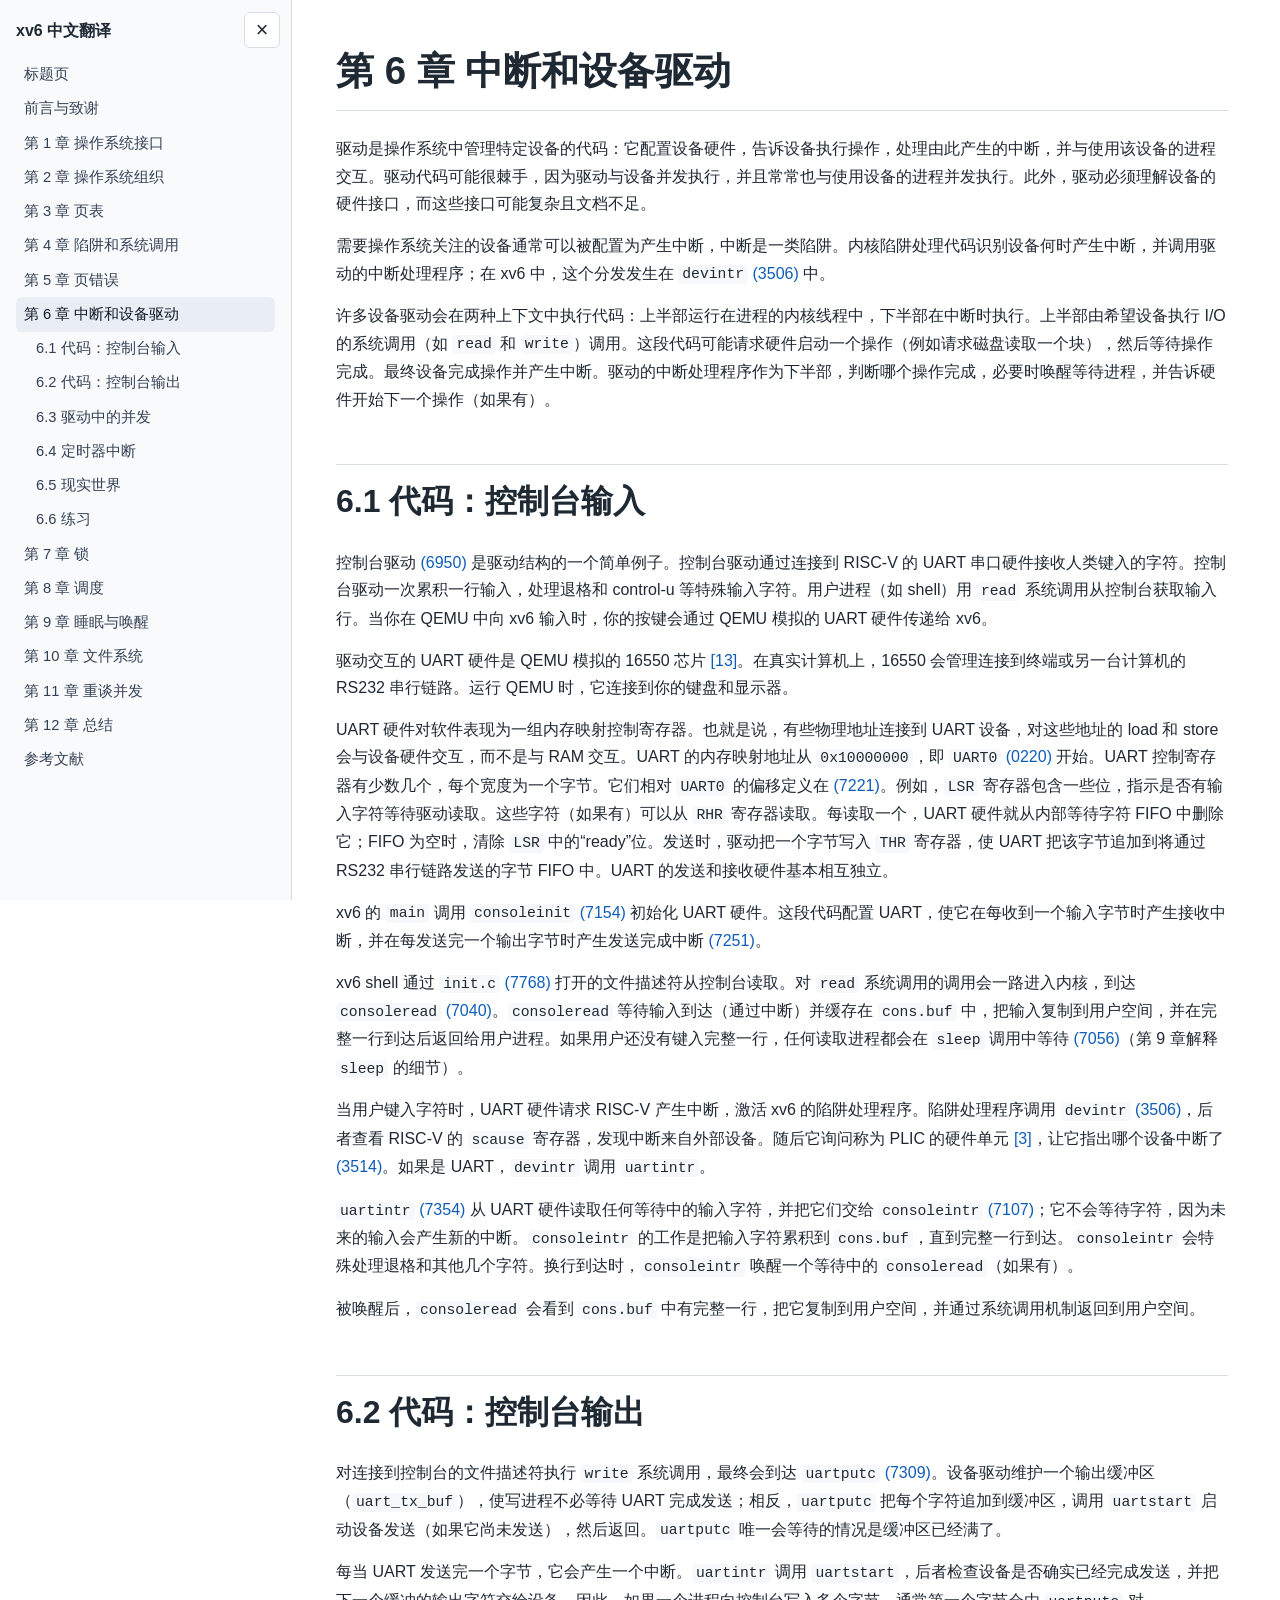
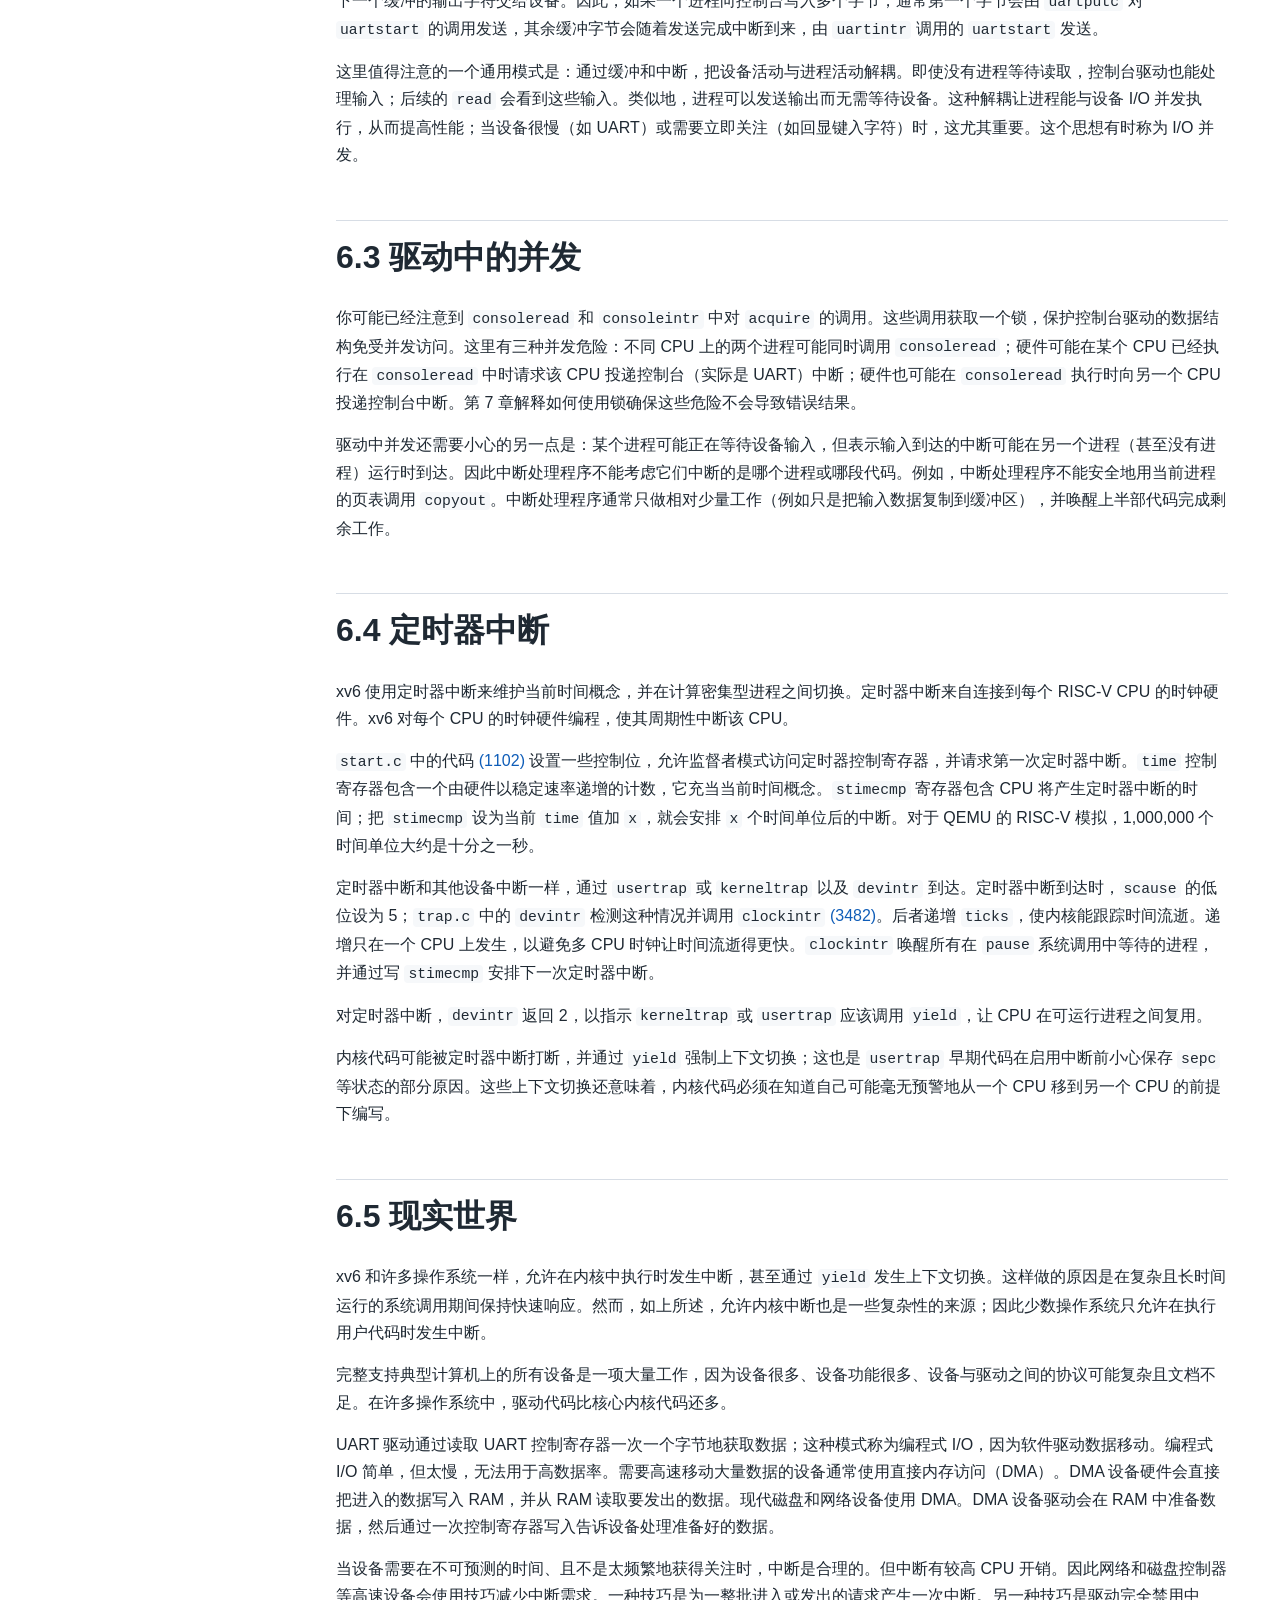
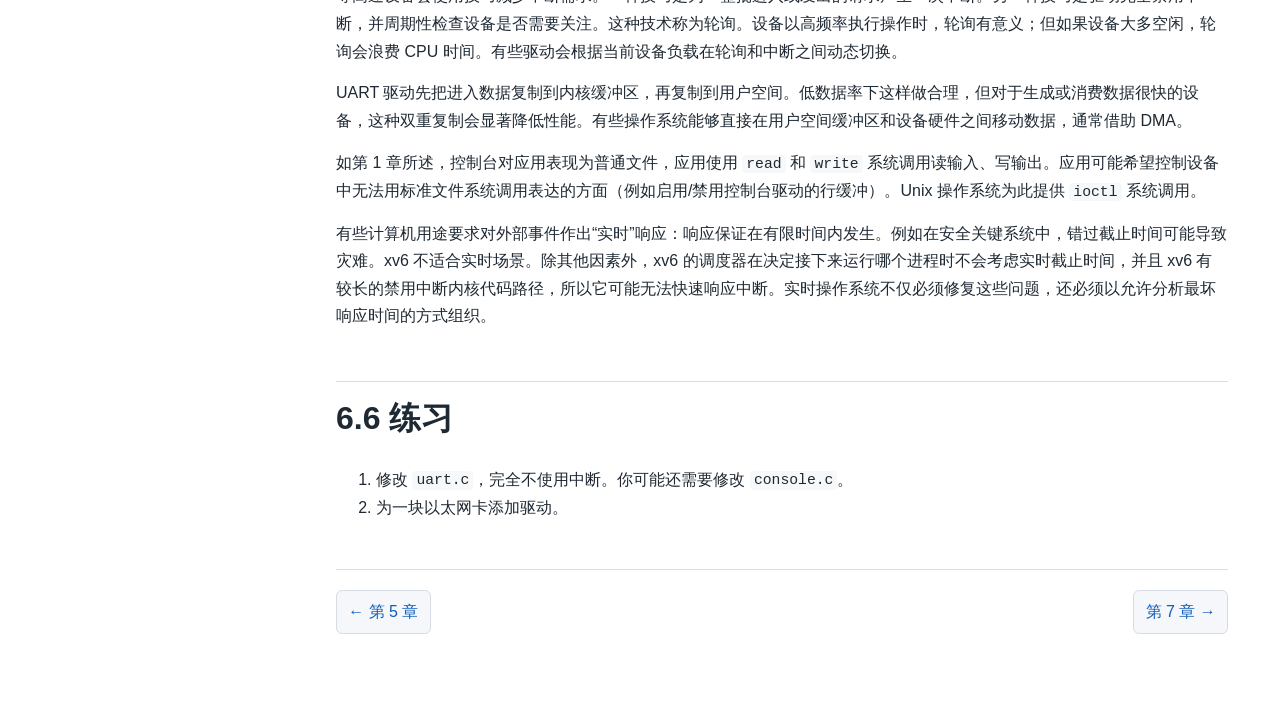
<file: chapter-06.html>
<!doctype html>
<html lang="zh-CN">
<head>
  <meta charset="utf-8">
  <meta name="viewport" content="width=device-width, initial-scale=1">
  <title>第 6 章 中断和设备驱动 - xv6 中文翻译</title>
  <link rel="stylesheet" href="assets/style.css">
  <script src="assets/sidebar.js" defer></script>
</head>
<body>
  <div class="layout">
    <aside class="sidebar">
      <h2>xv6 中文翻译</h2>
      <nav aria-label="章节导航">
        <a href="index.html">标题页</a><a href="foreword.html">前言与致谢</a><a href="chapter-01.html">第 1 章 操作系统接口</a><a href="chapter-02.html">第 2 章 操作系统组织</a><a href="chapter-03.html">第 3 章 页表</a><a href="chapter-04.html">第 4 章 陷阱和系统调用</a><a href="chapter-05.html">第 5 章 页错误</a>
        <a class="active" href="chapter-06.html">第 6 章 中断和设备驱动</a>
        <a class="sub" href="#section-6-1">6.1 代码：控制台输入</a>
        <a class="sub" href="#section-6-2">6.2 代码：控制台输出</a>
        <a class="sub" href="#section-6-3">6.3 驱动中的并发</a>
        <a class="sub" href="#section-6-4">6.4 定时器中断</a>
        <a class="sub" href="#section-6-5">6.5 现实世界</a>
        <a class="sub" href="#section-6-6">6.6 练习</a>
        <a href="chapter-07.html">第 7 章 锁</a><a href="chapter-08.html">第 8 章 调度</a><a href="chapter-09.html">第 9 章 睡眠与唤醒</a><a href="chapter-10.html">第 10 章 文件系统</a><a href="chapter-11.html">第 11 章 重谈并发</a><a href="chapter-12.html">第 12 章 总结</a><a href="references.html">参考文献</a>
      </nav>
    </aside>
    <main>
      <h1 class="page-title">第 6 章 中断和设备驱动</h1>
      <p>驱动是操作系统中管理特定设备的代码：它配置设备硬件，告诉设备执行操作，处理由此产生的中断，并与使用该设备的进程交互。驱动代码可能很棘手，因为驱动与设备并发执行，并且常常也与使用设备的进程并发执行。此外，驱动必须理解设备的硬件接口，而这些接口可能复杂且文档不足。</p>
      <p>需要操作系统关注的设备通常可以被配置为产生中断，中断是一类陷阱。内核陷阱处理代码识别设备何时产生中断，并调用驱动的中断处理程序；在 xv6 中，这个分发发生在 <code>devintr</code> <a class="source-ref" href="https://github.com/mit-pdos/xv6-riscv/blob/riscv/kernel/trap.c#L186" target="_blank" rel="noopener">(3506)</a> 中。</p>
      <p>许多设备驱动会在两种上下文中执行代码：上半部运行在进程的内核线程中，下半部在中断时执行。上半部由希望设备执行 I/O 的系统调用（如 <code>read</code> 和 <code>write</code>）调用。这段代码可能请求硬件启动一个操作（例如请求磁盘读取一个块），然后等待操作完成。最终设备完成操作并产生中断。驱动的中断处理程序作为下半部，判断哪个操作完成，必要时唤醒等待进程，并告诉硬件开始下一个操作（如果有）。</p>

      <section id="section-6-1">
        <h2 class="chapter">6.1 代码：控制台输入</h2>
        <p>控制台驱动 <a class="source-ref" href="https://github.com/mit-pdos/xv6-riscv/blob/riscv/kernel/console.c" target="_blank" rel="noopener">(6950)</a> 是驱动结构的一个简单例子。控制台驱动通过连接到 RISC-V 的 UART 串口硬件接收人类键入的字符。控制台驱动一次累积一行输入，处理退格和 control-u 等特殊输入字符。用户进程（如 shell）用 <code>read</code> 系统调用从控制台获取输入行。当你在 QEMU 中向 xv6 输入时，你的按键会通过 QEMU 模拟的 UART 硬件传递给 xv6。</p>
        <p>驱动交互的 UART 硬件是 QEMU 模拟的 16550 芯片 <a class="cite" href="references.html#ref-13">[13]</a>。在真实计算机上，16550 会管理连接到终端或另一台计算机的 RS232 串行链路。运行 QEMU 时，它连接到你的键盘和显示器。</p>
        <p>UART 硬件对软件表现为一组内存映射控制寄存器。也就是说，有些物理地址连接到 UART 设备，对这些地址的 load 和 store 会与设备硬件交互，而不是与 RAM 交互。UART 的内存映射地址从 <code>0x10000000</code>，即 <code>UART0</code> <a class="source-ref" href="https://github.com/mit-pdos/xv6-riscv/blob/riscv/kernel/memlayout.h#L21" target="_blank" rel="noopener">(0220)</a> 开始。UART 控制寄存器有少数几个，每个宽度为一个字节。它们相对 <code>UART0</code> 的偏移定义在 <a class="source-ref" href="https://github.com/mit-pdos/xv6-riscv/blob/riscv/kernel/uart.c#L22" target="_blank" rel="noopener">(7221)</a>。例如，<code>LSR</code> 寄存器包含一些位，指示是否有输入字符等待驱动读取。这些字符（如果有）可以从 <code>RHR</code> 寄存器读取。每读取一个，UART 硬件就从内部等待字符 FIFO 中删除它；FIFO 为空时，清除 <code>LSR</code> 中的“ready”位。发送时，驱动把一个字节写入 <code>THR</code> 寄存器，使 UART 把该字节追加到将通过 RS232 串行链路发送的字节 FIFO 中。UART 的发送和接收硬件基本相互独立。</p>
        <p>xv6 的 <code>main</code> 调用 <code>consoleinit</code> <a class="source-ref" href="https://github.com/mit-pdos/xv6-riscv/blob/riscv/kernel/console.c#L186" target="_blank" rel="noopener">(7154)</a> 初始化 UART 硬件。这段代码配置 UART，使它在每收到一个输入字节时产生接收中断，并在每发送完一个输出字节时产生发送完成中断 <a class="source-ref" href="https://github.com/mit-pdos/xv6-riscv/blob/riscv/kernel/uart.c#L50" target="_blank" rel="noopener">(7251)</a>。</p>
        <p>xv6 shell 通过 <code>init.c</code> <a class="source-ref" href="https://github.com/mit-pdos/xv6-riscv/blob/riscv/user/init.c#L19" target="_blank" rel="noopener">(7768)</a> 打开的文件描述符从控制台读取。对 <code>read</code> 系统调用的调用会一路进入内核，到达 <code>consoleread</code> <a class="source-ref" href="https://github.com/mit-pdos/xv6-riscv/blob/riscv/kernel/console.c#L84" target="_blank" rel="noopener">(7040)</a>。<code>consoleread</code> 等待输入到达（通过中断）并缓存在 <code>cons.buf</code> 中，把输入复制到用户空间，并在完整一行到达后返回给用户进程。如果用户还没有键入完整一行，任何读取进程都会在 <code>sleep</code> 调用中等待 <a class="source-ref" href="https://github.com/mit-pdos/xv6-riscv/blob/riscv/kernel/console.c#L100" target="_blank" rel="noopener">(7056)</a>（第 9 章解释 <code>sleep</code> 的细节）。</p>
        <p>当用户键入字符时，UART 硬件请求 RISC-V 产生中断，激活 xv6 的陷阱处理程序。陷阱处理程序调用 <code>devintr</code> <a class="source-ref" href="https://github.com/mit-pdos/xv6-riscv/blob/riscv/kernel/trap.c#L186" target="_blank" rel="noopener">(3506)</a>，后者查看 RISC-V 的 <code>scause</code> 寄存器，发现中断来自外部设备。随后它询问称为 PLIC 的硬件单元 <a class="cite" href="references.html#ref-3">[3]</a>，让它指出哪个设备中断了 <a class="source-ref" href="https://github.com/mit-pdos/xv6-riscv/blob/riscv/kernel/trap.c#L194" target="_blank" rel="noopener">(3514)</a>。如果是 UART，<code>devintr</code> 调用 <code>uartintr</code>。</p>
        <p><code>uartintr</code> <a class="source-ref" href="https://github.com/mit-pdos/xv6-riscv/blob/riscv/kernel/uart.c#L143" target="_blank" rel="noopener">(7354)</a> 从 UART 硬件读取任何等待中的输入字符，并把它们交给 <code>consoleintr</code> <a class="source-ref" href="https://github.com/mit-pdos/xv6-riscv/blob/riscv/kernel/console.c#L140" target="_blank" rel="noopener">(7107)</a>；它不会等待字符，因为未来的输入会产生新的中断。<code>consoleintr</code> 的工作是把输入字符累积到 <code>cons.buf</code>，直到完整一行到达。<code>consoleintr</code> 会特殊处理退格和其他几个字符。换行到达时，<code>consoleintr</code> 唤醒一个等待中的 <code>consoleread</code>（如果有）。</p>
        <p>被唤醒后，<code>consoleread</code> 会看到 <code>cons.buf</code> 中有完整一行，把它复制到用户空间，并通过系统调用机制返回到用户空间。</p>
      </section>

      <section id="section-6-2">
        <h2 class="chapter">6.2 代码：控制台输出</h2>
        <p>对连接到控制台的文件描述符执行 <code>write</code> 系统调用，最终会到达 <code>uartputc</code> <a class="source-ref" href="https://github.com/mit-pdos/xv6-riscv/blob/riscv/kernel/uart.c#L107" target="_blank" rel="noopener">(7309)</a>。设备驱动维护一个输出缓冲区（<code>uart_tx_buf</code>），使写进程不必等待 UART 完成发送；相反，<code>uartputc</code> 把每个字符追加到缓冲区，调用 <code>uartstart</code> 启动设备发送（如果它尚未发送），然后返回。<code>uartputc</code> 唯一会等待的情况是缓冲区已经满了。</p>
        <p>每当 UART 发送完一个字节，它会产生一个中断。<code>uartintr</code> 调用 <code>uartstart</code>，后者检查设备是否确实已经完成发送，并把下一个缓冲的输出字符交给设备。因此，如果一个进程向控制台写入多个字节，通常第一个字节会由 <code>uartputc</code> 对 <code>uartstart</code> 的调用发送，其余缓冲字节会随着发送完成中断到来，由 <code>uartintr</code> 调用的 <code>uartstart</code> 发送。</p>
        <p>这里值得注意的一个通用模式是：通过缓冲和中断，把设备活动与进程活动解耦。即使没有进程等待读取，控制台驱动也能处理输入；后续的 <code>read</code> 会看到这些输入。类似地，进程可以发送输出而无需等待设备。这种解耦让进程能与设备 I/O 并发执行，从而提高性能；当设备很慢（如 UART）或需要立即关注（如回显键入字符）时，这尤其重要。这个思想有时称为 I/O 并发。</p>
      </section>

      <section id="section-6-3">
        <h2 class="chapter">6.3 驱动中的并发</h2>
        <p>你可能已经注意到 <code>consoleread</code> 和 <code>consoleintr</code> 中对 <code>acquire</code> 的调用。这些调用获取一个锁，保护控制台驱动的数据结构免受并发访问。这里有三种并发危险：不同 CPU 上的两个进程可能同时调用 <code>consoleread</code>；硬件可能在某个 CPU 已经执行在 <code>consoleread</code> 中时请求该 CPU 投递控制台（实际是 UART）中断；硬件也可能在 <code>consoleread</code> 执行时向另一个 CPU 投递控制台中断。第 7 章解释如何使用锁确保这些危险不会导致错误结果。</p>
        <p>驱动中并发还需要小心的另一点是：某个进程可能正在等待设备输入，但表示输入到达的中断可能在另一个进程（甚至没有进程）运行时到达。因此中断处理程序不能考虑它们中断的是哪个进程或哪段代码。例如，中断处理程序不能安全地用当前进程的页表调用 <code>copyout</code>。中断处理程序通常只做相对少量工作（例如只是把输入数据复制到缓冲区），并唤醒上半部代码完成剩余工作。</p>
      </section>

      <section id="section-6-4">
        <h2 class="chapter">6.4 定时器中断</h2>
        <p>xv6 使用定时器中断来维护当前时间概念，并在计算密集型进程之间切换。定时器中断来自连接到每个 RISC-V CPU 的时钟硬件。xv6 对每个 CPU 的时钟硬件编程，使其周期性中断该 CPU。</p>
        <p><code>start.c</code> 中的代码 <a class="source-ref" href="https://github.com/mit-pdos/xv6-riscv/blob/riscv/kernel/start.c#L53" target="_blank" rel="noopener">(1102)</a> 设置一些控制位，允许监督者模式访问定时器控制寄存器，并请求第一次定时器中断。<code>time</code> 控制寄存器包含一个由硬件以稳定速率递增的计数，它充当当前时间概念。<code>stimecmp</code> 寄存器包含 CPU 将产生定时器中断的时间；把 <code>stimecmp</code> 设为当前 <code>time</code> 值加 <code>x</code>，就会安排 <code>x</code> 个时间单位后的中断。对于 QEMU 的 RISC-V 模拟，1,000,000 个时间单位大约是十分之一秒。</p>
        <p>定时器中断和其他设备中断一样，通过 <code>usertrap</code> 或 <code>kerneltrap</code> 以及 <code>devintr</code> 到达。定时器中断到达时，<code>scause</code> 的低位设为 5；<code>trap.c</code> 中的 <code>devintr</code> 检测这种情况并调用 <code>clockintr</code> <a class="source-ref" href="https://github.com/mit-pdos/xv6-riscv/blob/riscv/kernel/trap.c#L165" target="_blank" rel="noopener">(3482)</a>。后者递增 <code>ticks</code>，使内核能跟踪时间流逝。递增只在一个 CPU 上发生，以避免多 CPU 时钟让时间流逝得更快。<code>clockintr</code> 唤醒所有在 <code>pause</code> 系统调用中等待的进程，并通过写 <code>stimecmp</code> 安排下一次定时器中断。</p>
        <p>对定时器中断，<code>devintr</code> 返回 2，以指示 <code>kerneltrap</code> 或 <code>usertrap</code> 应该调用 <code>yield</code>，让 CPU 在可运行进程之间复用。</p>
        <p>内核代码可能被定时器中断打断，并通过 <code>yield</code> 强制上下文切换；这也是 <code>usertrap</code> 早期代码在启用中断前小心保存 <code>sepc</code> 等状态的部分原因。这些上下文切换还意味着，内核代码必须在知道自己可能毫无预警地从一个 CPU 移到另一个 CPU 的前提下编写。</p>
      </section>

      <section id="section-6-5">
        <h2 class="chapter">6.5 现实世界</h2>
        <p>xv6 和许多操作系统一样，允许在内核中执行时发生中断，甚至通过 <code>yield</code> 发生上下文切换。这样做的原因是在复杂且长时间运行的系统调用期间保持快速响应。然而，如上所述，允许内核中断也是一些复杂性的来源；因此少数操作系统只允许在执行用户代码时发生中断。</p>
        <p>完整支持典型计算机上的所有设备是一项大量工作，因为设备很多、设备功能很多、设备与驱动之间的协议可能复杂且文档不足。在许多操作系统中，驱动代码比核心内核代码还多。</p>
        <p>UART 驱动通过读取 UART 控制寄存器一次一个字节地获取数据；这种模式称为编程式 I/O，因为软件驱动数据移动。编程式 I/O 简单，但太慢，无法用于高数据率。需要高速移动大量数据的设备通常使用直接内存访问（DMA）。DMA 设备硬件会直接把进入的数据写入 RAM，并从 RAM 读取要发出的数据。现代磁盘和网络设备使用 DMA。DMA 设备驱动会在 RAM 中准备数据，然后通过一次控制寄存器写入告诉设备处理准备好的数据。</p>
        <p>当设备需要在不可预测的时间、且不是太频繁地获得关注时，中断是合理的。但中断有较高 CPU 开销。因此网络和磁盘控制器等高速设备会使用技巧减少中断需求。一种技巧是为一整批进入或发出的请求产生一次中断。另一种技巧是驱动完全禁用中断，并周期性检查设备是否需要关注。这种技术称为轮询。设备以高频率执行操作时，轮询有意义；但如果设备大多空闲，轮询会浪费 CPU 时间。有些驱动会根据当前设备负载在轮询和中断之间动态切换。</p>
        <p>UART 驱动先把进入数据复制到内核缓冲区，再复制到用户空间。低数据率下这样做合理，但对于生成或消费数据很快的设备，这种双重复制会显著降低性能。有些操作系统能够直接在用户空间缓冲区和设备硬件之间移动数据，通常借助 DMA。</p>
        <p>如第 1 章所述，控制台对应用表现为普通文件，应用使用 <code>read</code> 和 <code>write</code> 系统调用读输入、写输出。应用可能希望控制设备中无法用标准文件系统调用表达的方面（例如启用/禁用控制台驱动的行缓冲）。Unix 操作系统为此提供 <code>ioctl</code> 系统调用。</p>
        <p>有些计算机用途要求对外部事件作出“实时”响应：响应保证在有限时间内发生。例如在安全关键系统中，错过截止时间可能导致灾难。xv6 不适合实时场景。除其他因素外，xv6 的调度器在决定接下来运行哪个进程时不会考虑实时截止时间，并且 xv6 有较长的禁用中断内核代码路径，所以它可能无法快速响应中断。实时操作系统不仅必须修复这些问题，还必须以允许分析最坏响应时间的方式组织。</p>
      </section>

      <section id="section-6-6">
        <h2 class="chapter">6.6 练习</h2>
        <ol>
          <li>修改 <code>uart.c</code>，完全不使用中断。你可能还需要修改 <code>console.c</code>。</li>
          <li>为一块以太网卡添加驱动。</li>
        </ol>
      </section>

      <div class="pager">
        <a href="chapter-05.html">← 第 5 章</a>
        <a href="chapter-07.html">第 7 章 →</a>
      </div>
    </main>
  </div>
</body>
</html>
</file>
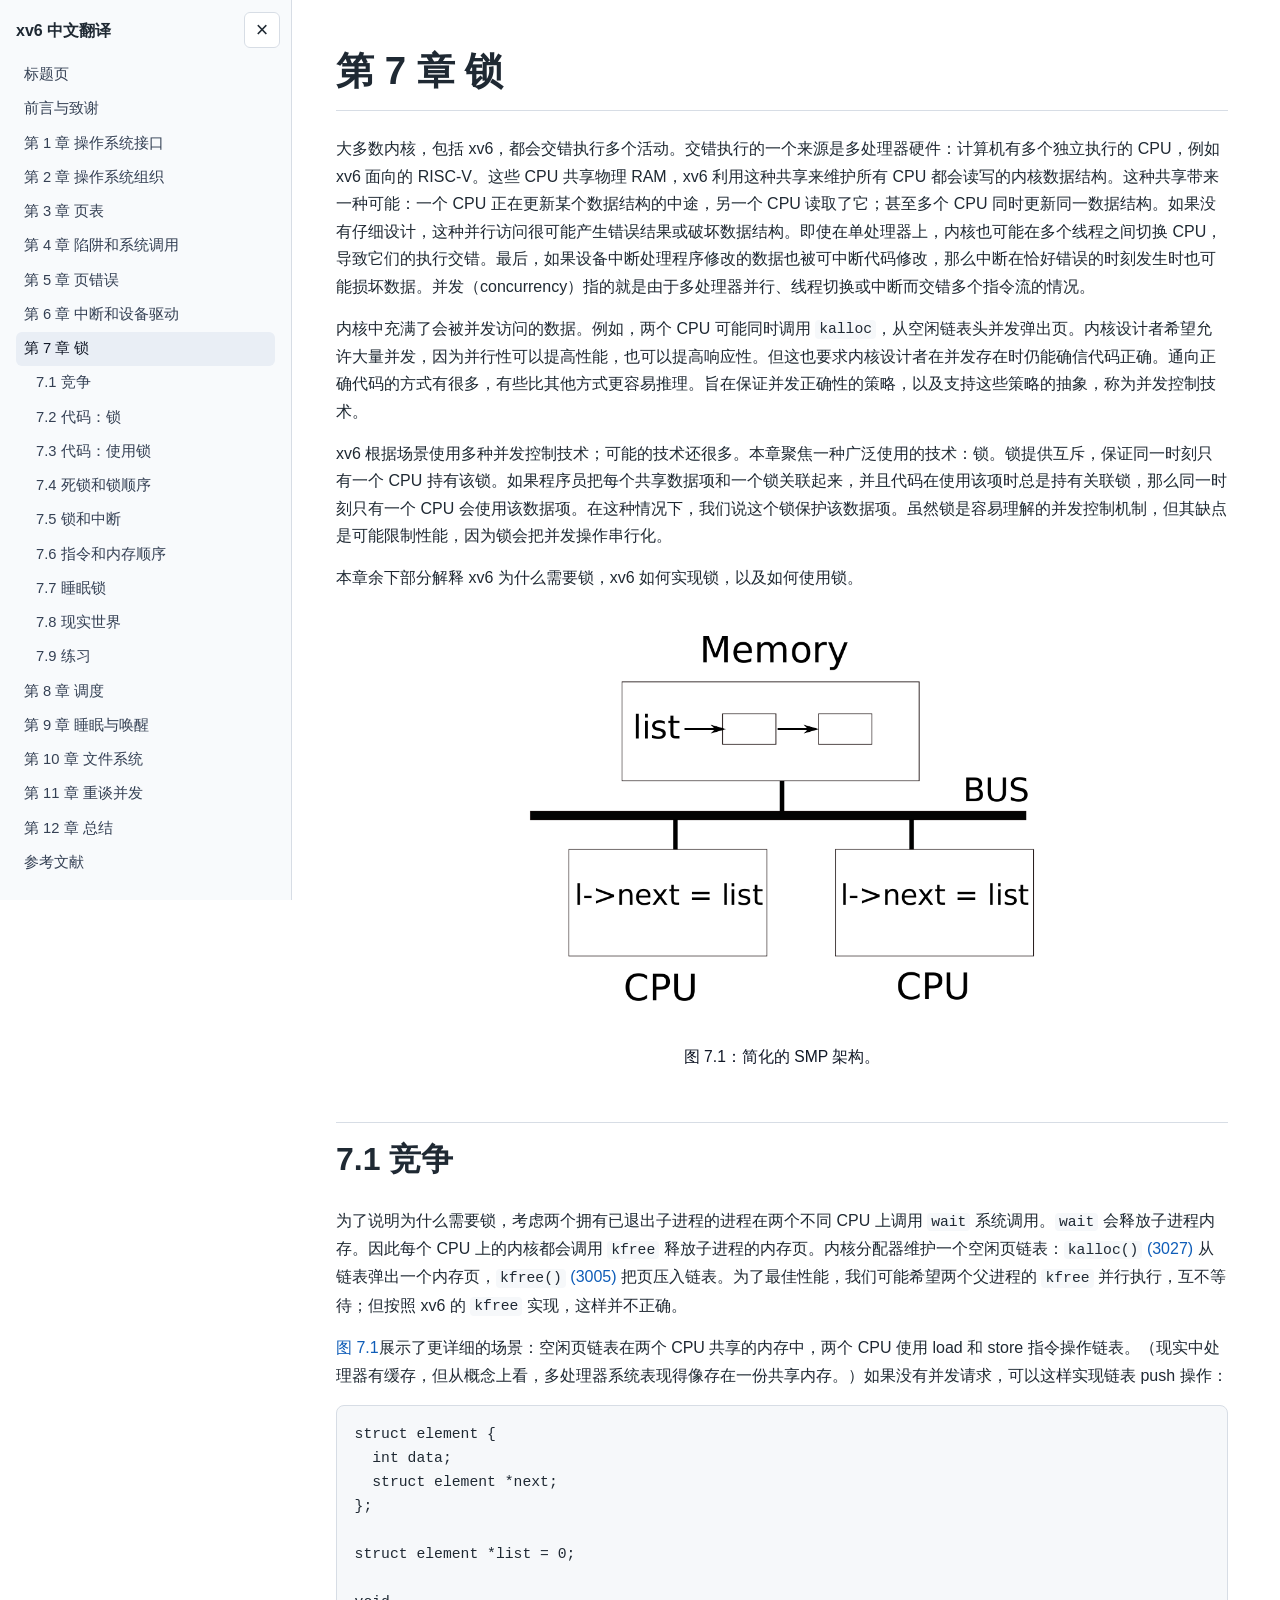
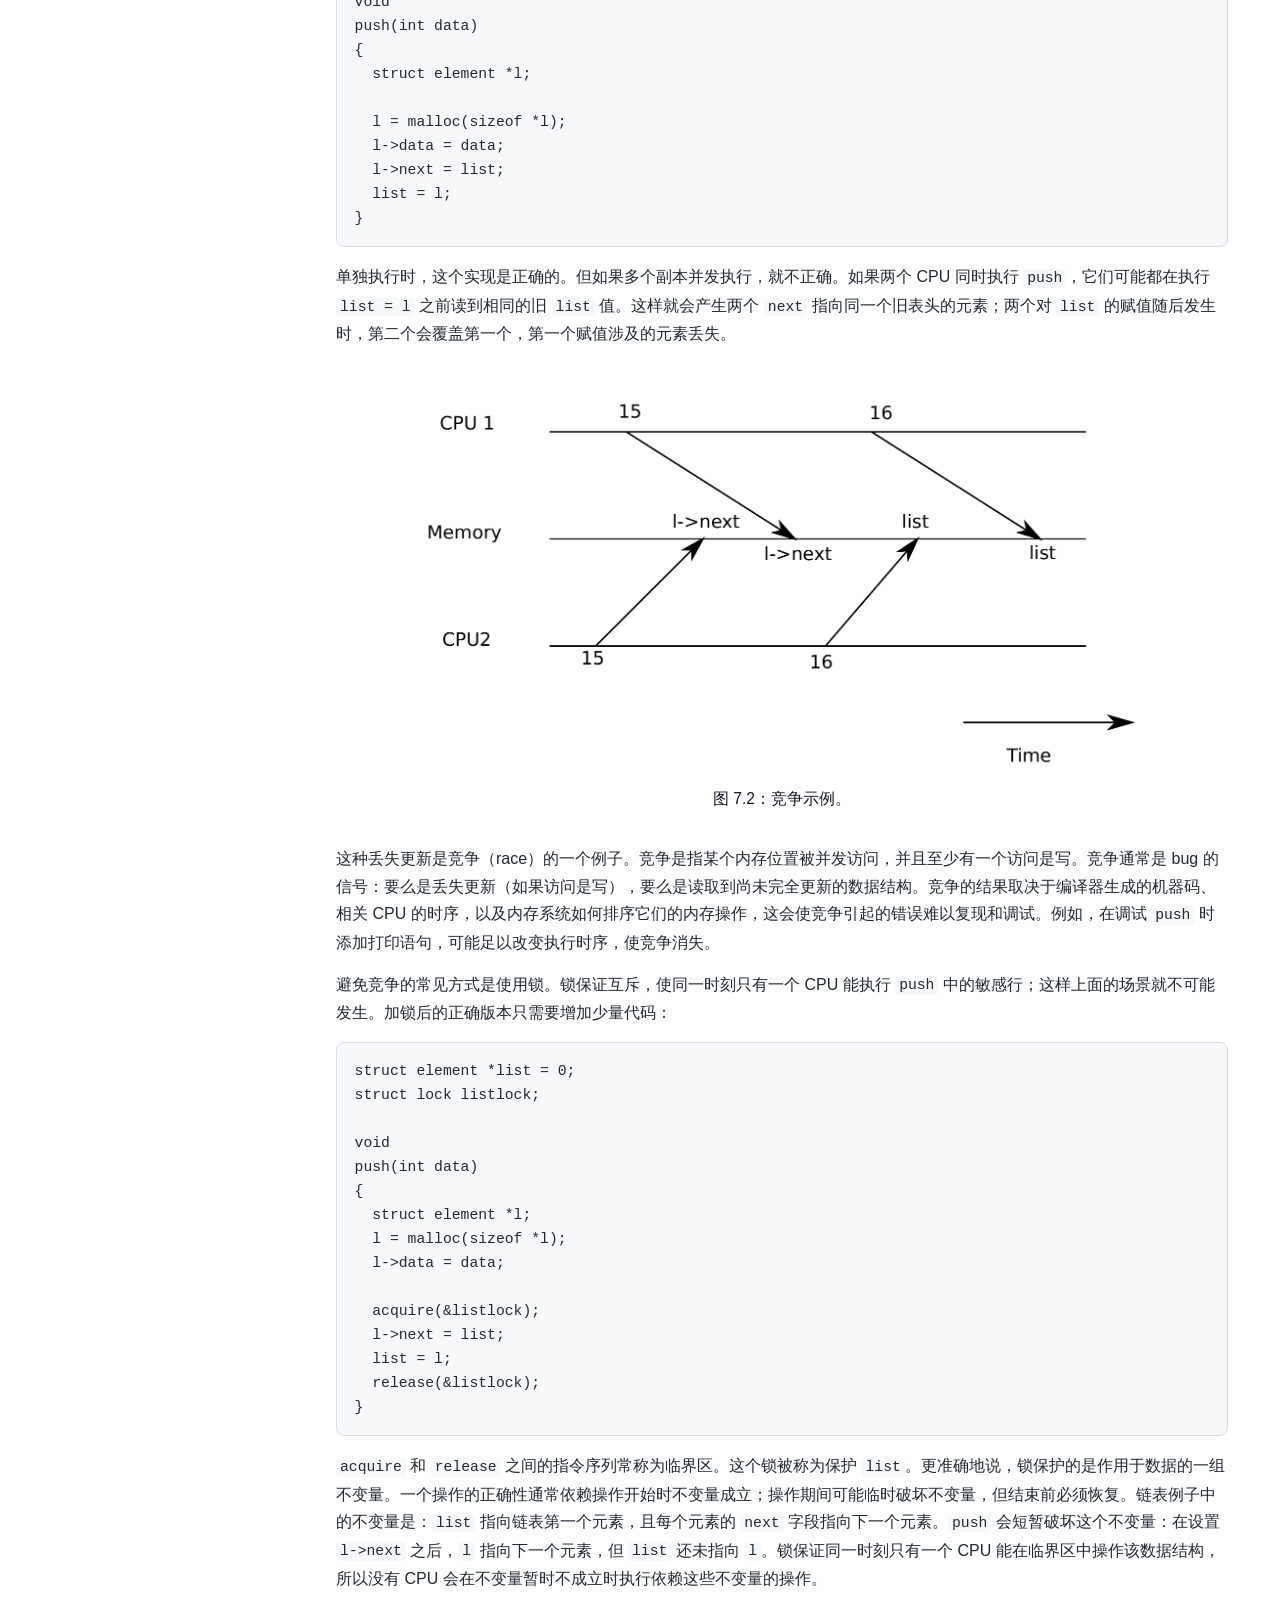
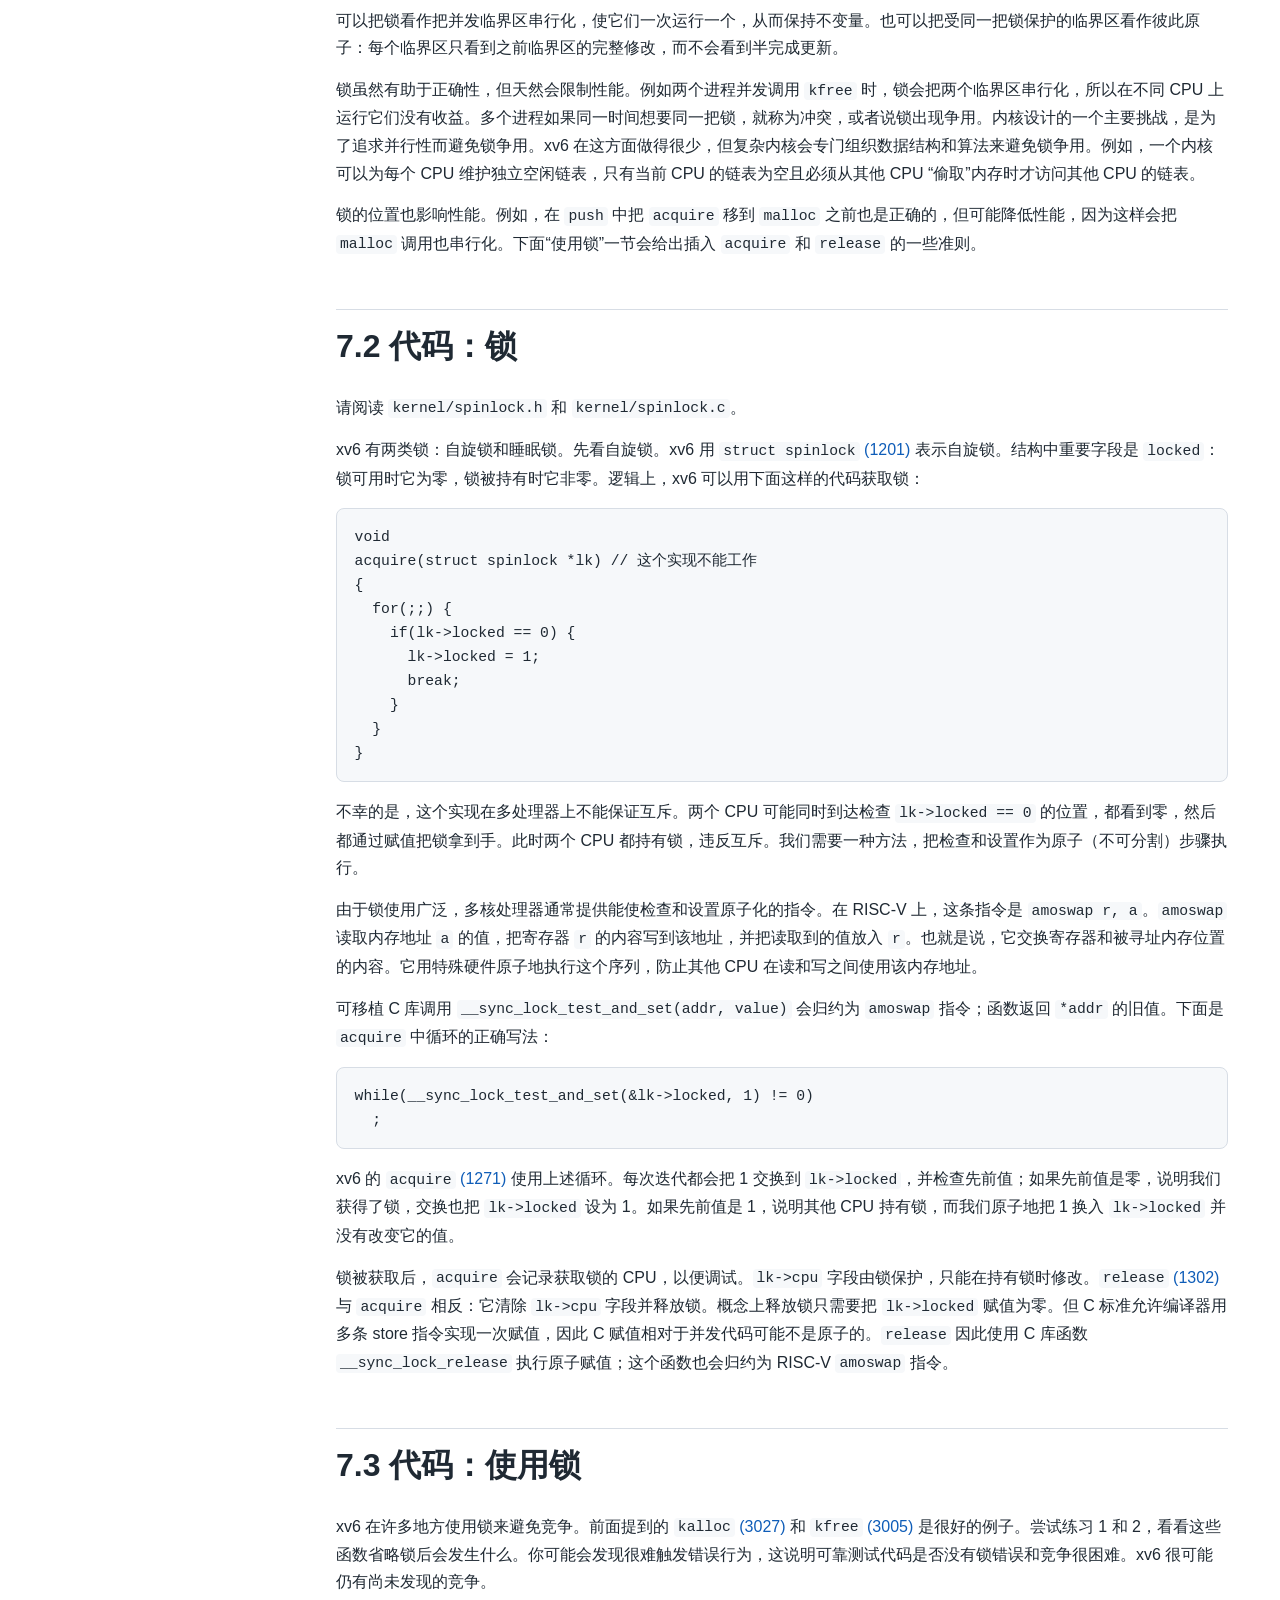
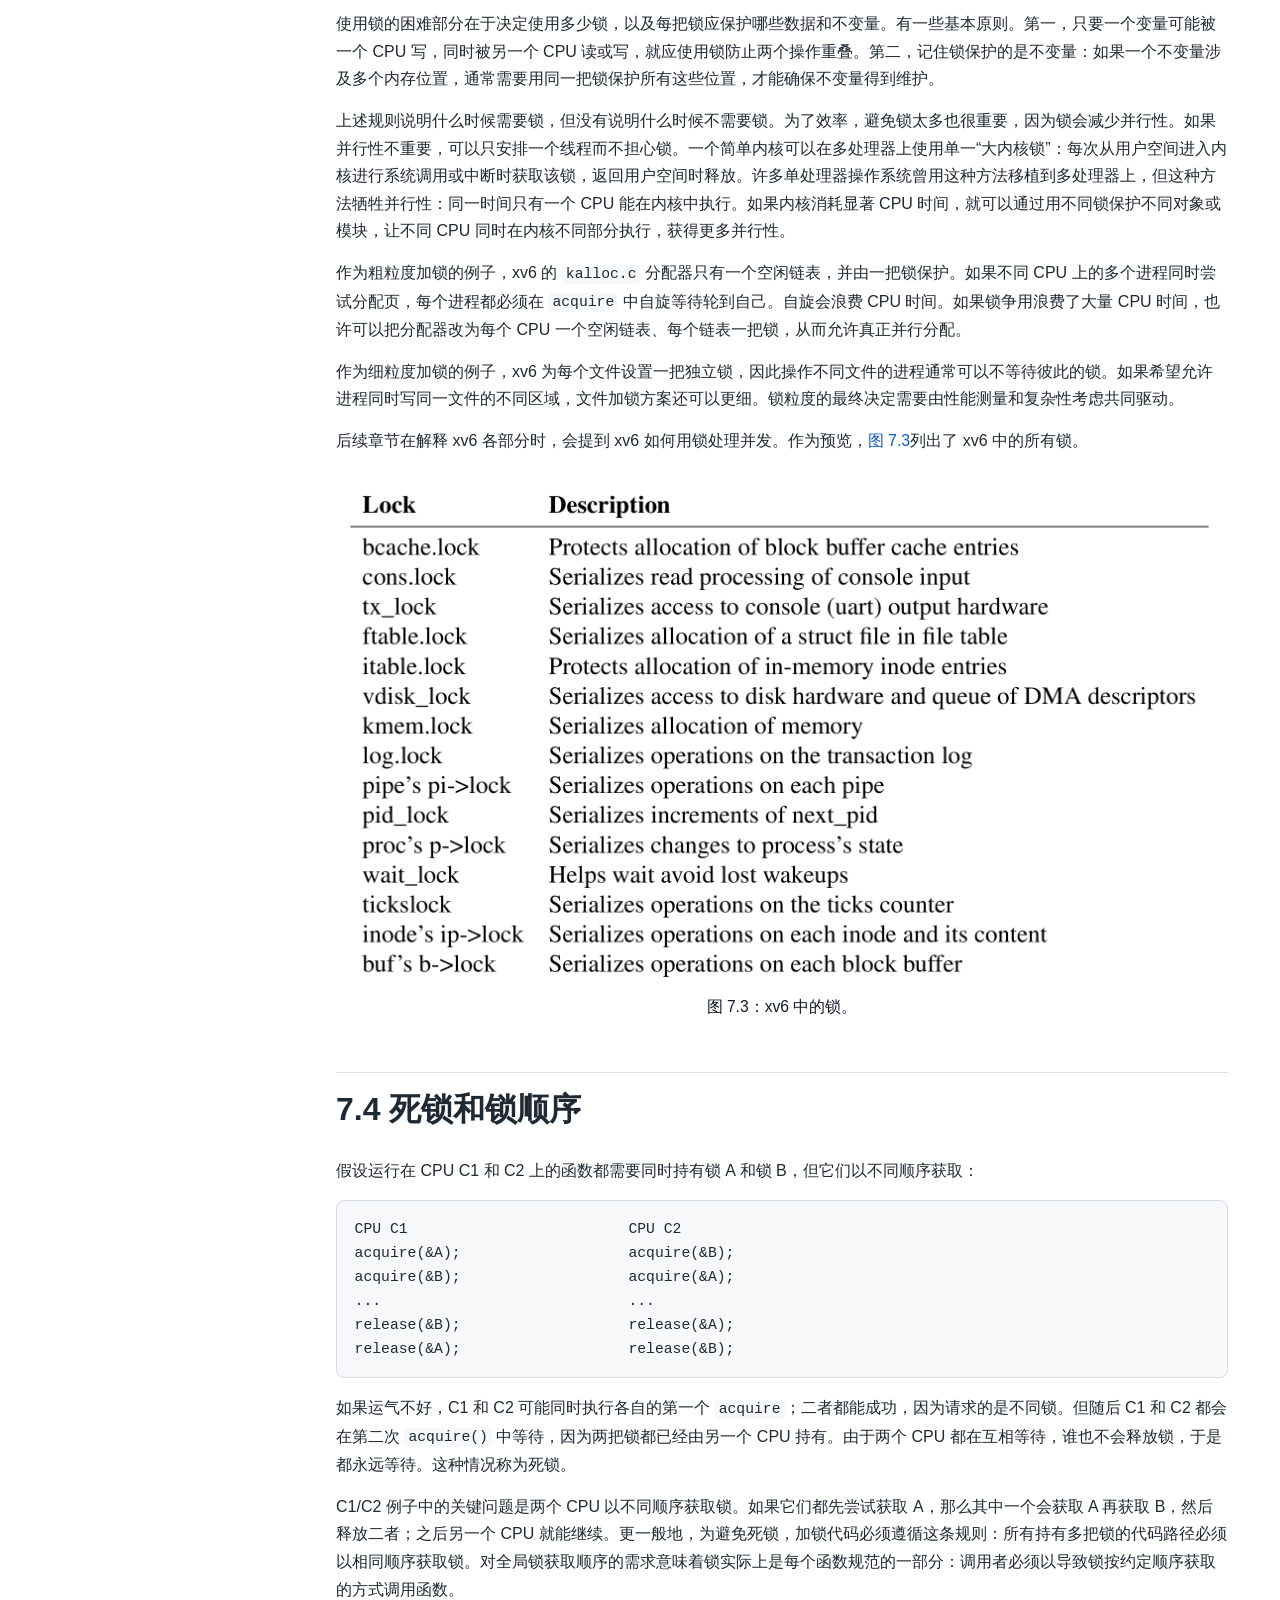
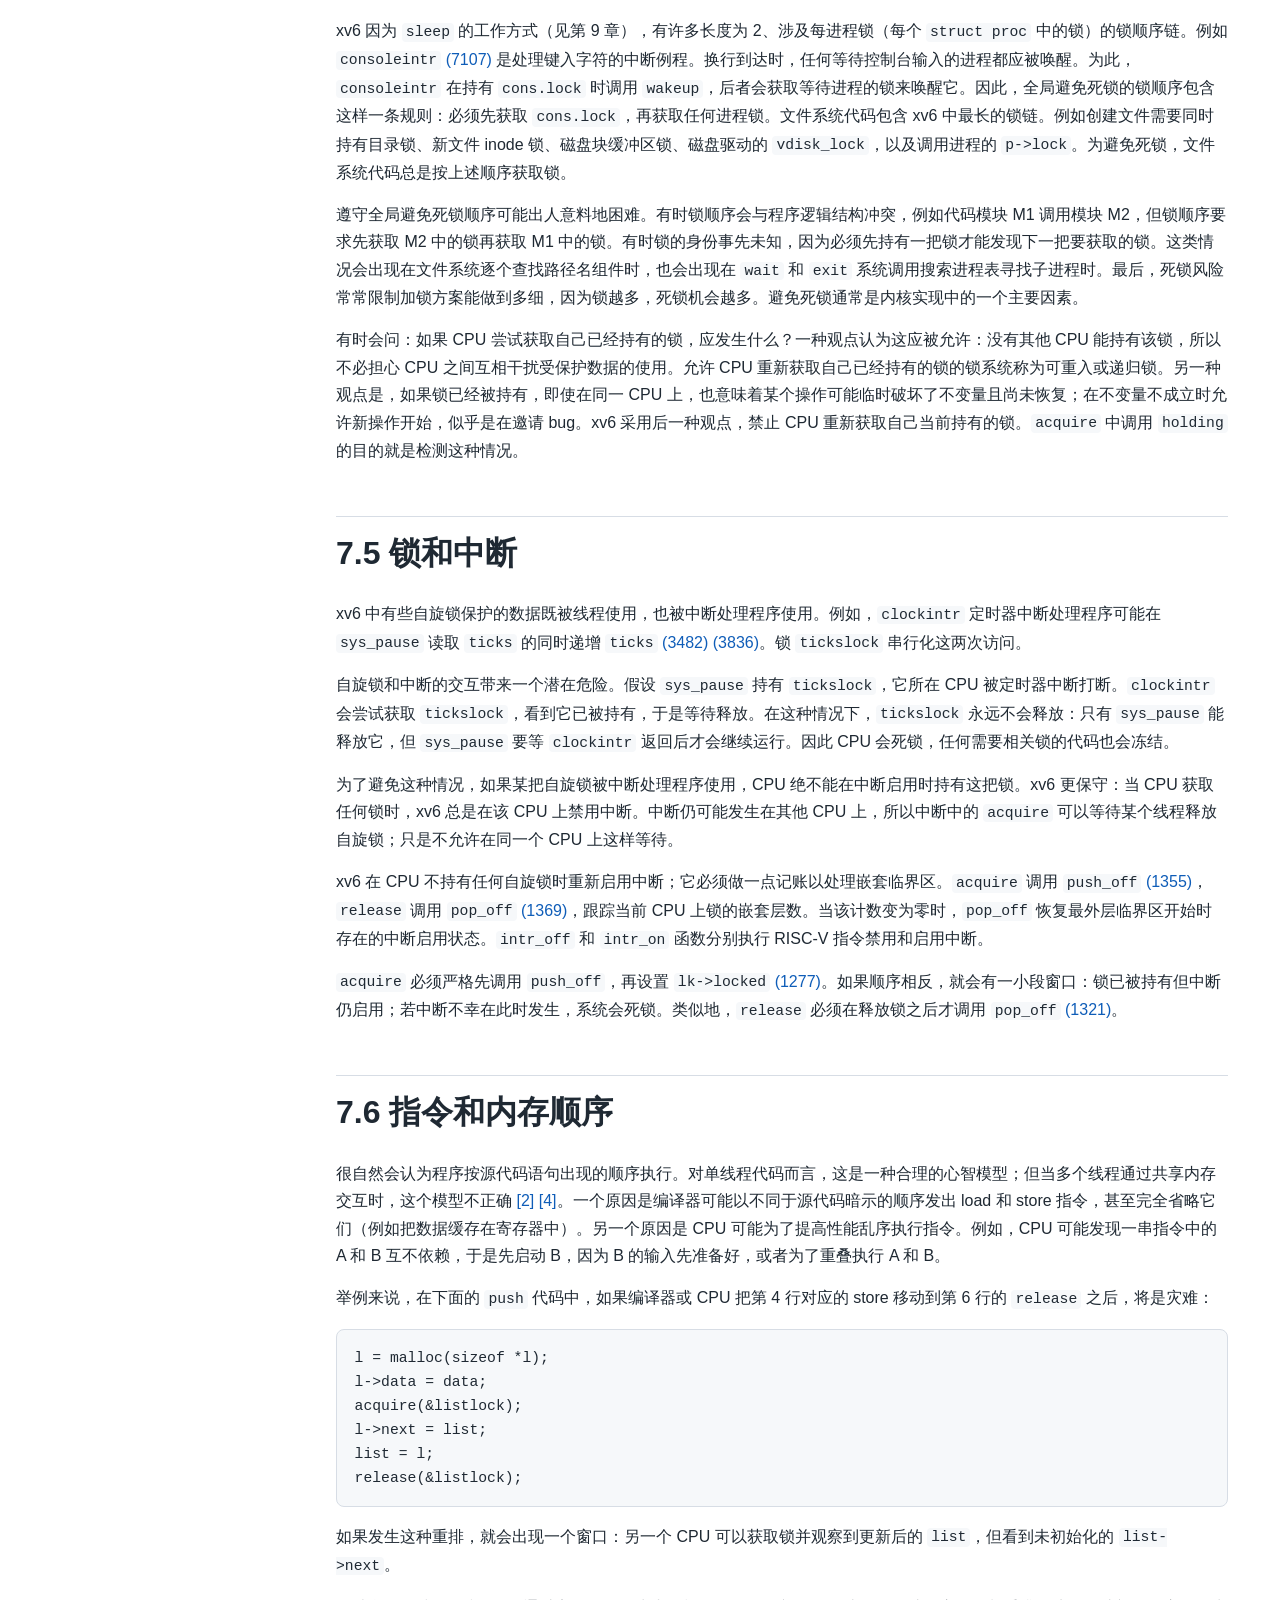
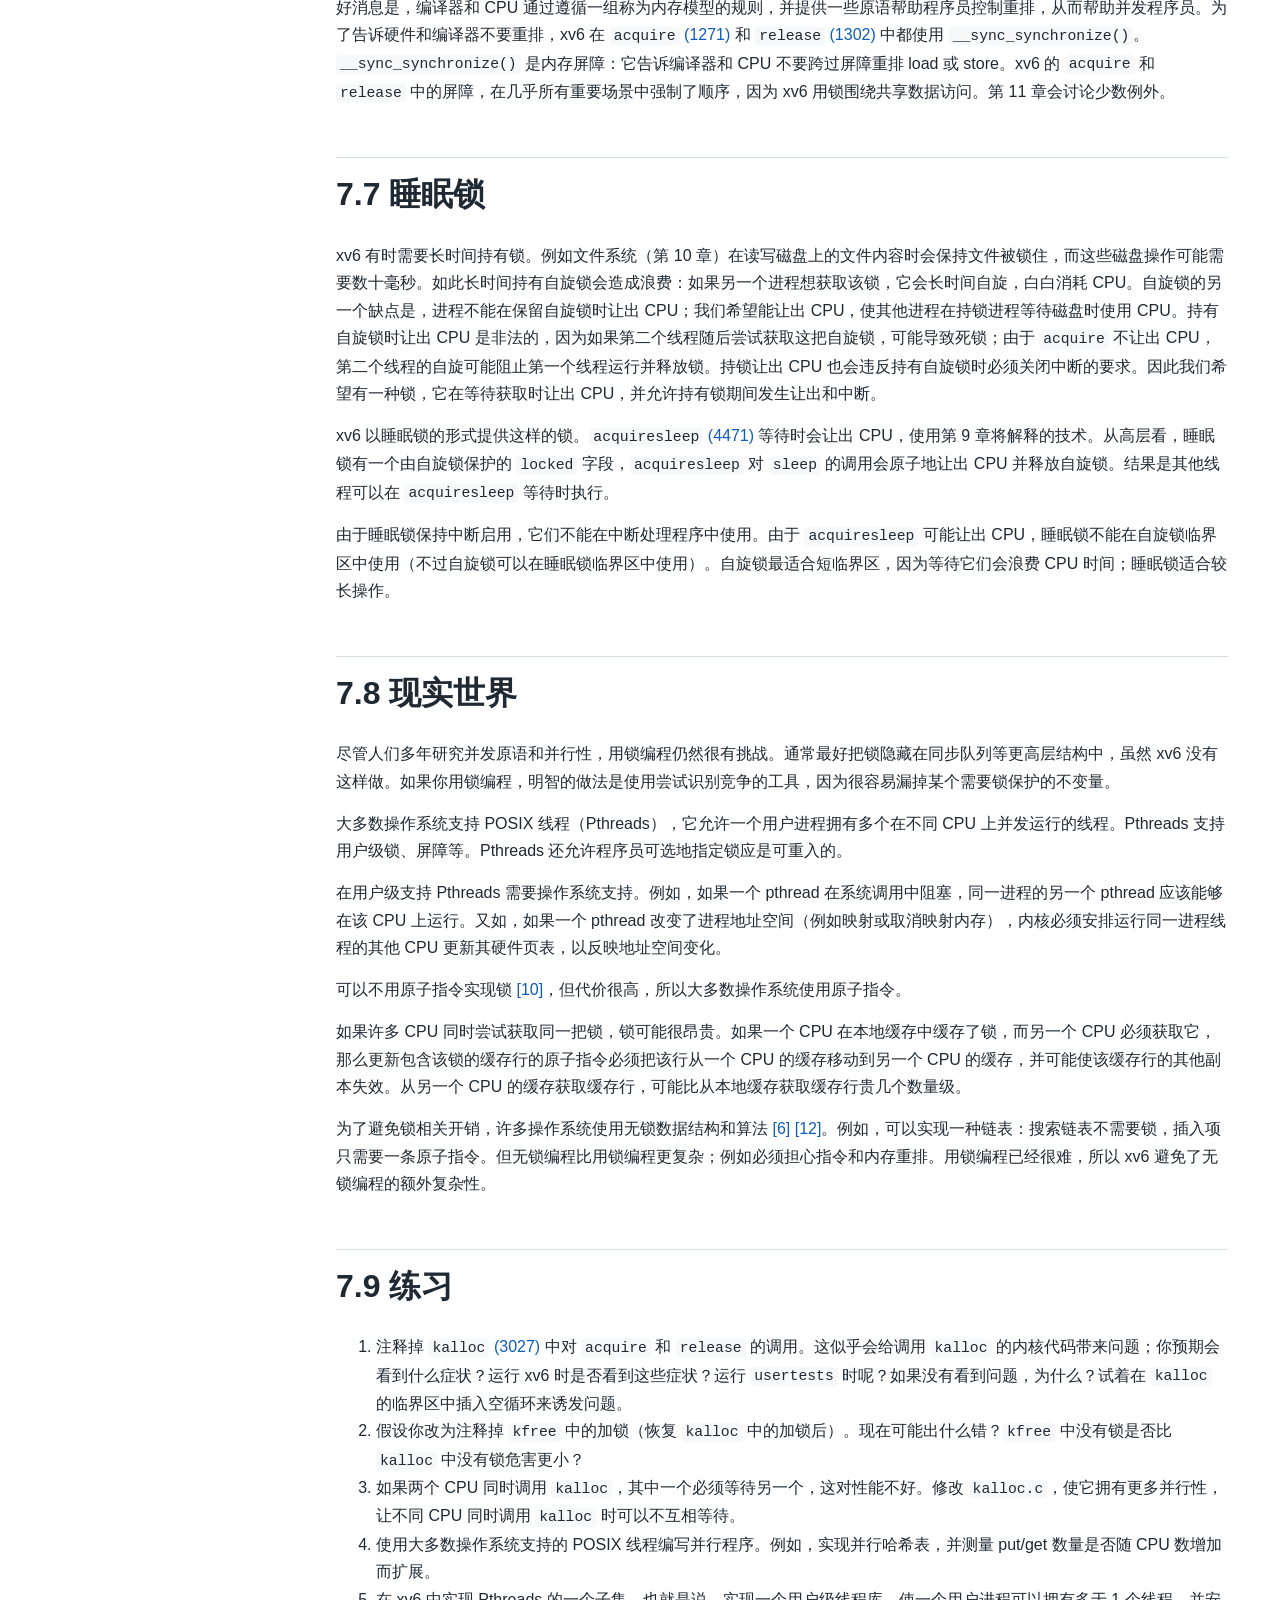
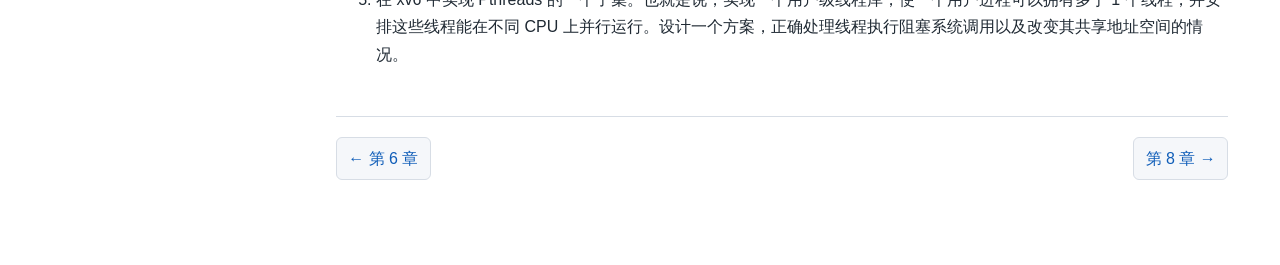
<file: chapter-07.html>
<!doctype html>
<html lang="zh-CN">
<head>
  <meta charset="utf-8">
  <meta name="viewport" content="width=device-width, initial-scale=1">
  <title>第 7 章 锁 - xv6 中文翻译</title>
  <link rel="stylesheet" href="assets/style.css">
  <script src="assets/sidebar.js" defer></script>
</head>
<body>
  <div class="layout">
    <aside class="sidebar">
      <h2>xv6 中文翻译</h2>
      <nav aria-label="章节导航">
        <a href="index.html">标题页</a><a href="foreword.html">前言与致谢</a><a href="chapter-01.html">第 1 章 操作系统接口</a><a href="chapter-02.html">第 2 章 操作系统组织</a><a href="chapter-03.html">第 3 章 页表</a><a href="chapter-04.html">第 4 章 陷阱和系统调用</a><a href="chapter-05.html">第 5 章 页错误</a><a href="chapter-06.html">第 6 章 中断和设备驱动</a>
        <a class="active" href="chapter-07.html">第 7 章 锁</a>
        <a class="sub" href="#section-7-1">7.1 竞争</a>
        <a class="sub" href="#section-7-2">7.2 代码：锁</a>
        <a class="sub" href="#section-7-3">7.3 代码：使用锁</a>
        <a class="sub" href="#section-7-4">7.4 死锁和锁顺序</a>
        <a class="sub" href="#section-7-5">7.5 锁和中断</a>
        <a class="sub" href="#section-7-6">7.6 指令和内存顺序</a>
        <a class="sub" href="#section-7-7">7.7 睡眠锁</a>
        <a class="sub" href="#section-7-8">7.8 现实世界</a>
        <a class="sub" href="#section-7-9">7.9 练习</a>
        <a href="chapter-08.html">第 8 章 调度</a><a href="chapter-09.html">第 9 章 睡眠与唤醒</a><a href="chapter-10.html">第 10 章 文件系统</a><a href="chapter-11.html">第 11 章 重谈并发</a><a href="chapter-12.html">第 12 章 总结</a><a href="references.html">参考文献</a>
      </nav>
    </aside>
    <main>
      <h1 class="page-title">第 7 章 锁</h1>
      <p>大多数内核，包括 xv6，都会交错执行多个活动。交错执行的一个来源是多处理器硬件：计算机有多个独立执行的 CPU，例如 xv6 面向的 RISC-V。这些 CPU 共享物理 RAM，xv6 利用这种共享来维护所有 CPU 都会读写的内核数据结构。这种共享带来一种可能：一个 CPU 正在更新某个数据结构的中途，另一个 CPU 读取了它；甚至多个 CPU 同时更新同一数据结构。如果没有仔细设计，这种并行访问很可能产生错误结果或破坏数据结构。即使在单处理器上，内核也可能在多个线程之间切换 CPU，导致它们的执行交错。最后，如果设备中断处理程序修改的数据也被可中断代码修改，那么中断在恰好错误的时刻发生时也可能损坏数据。并发（concurrency）指的就是由于多处理器并行、线程切换或中断而交错多个指令流的情况。</p>
      <p>内核中充满了会被并发访问的数据。例如，两个 CPU 可能同时调用 <code>kalloc</code>，从空闲链表头并发弹出页。内核设计者希望允许大量并发，因为并行性可以提高性能，也可以提高响应性。但这也要求内核设计者在并发存在时仍能确信代码正确。通向正确代码的方式有很多，有些比其他方式更容易推理。旨在保证并发正确性的策略，以及支持这些策略的抽象，称为并发控制技术。</p>
      <p>xv6 根据场景使用多种并发控制技术；可能的技术还很多。本章聚焦一种广泛使用的技术：锁。锁提供互斥，保证同一时刻只有一个 CPU 持有该锁。如果程序员把每个共享数据项和一个锁关联起来，并且代码在使用该项时总是持有关联锁，那么同一时刻只有一个 CPU 会使用该数据项。在这种情况下，我们说这个锁保护该数据项。虽然锁是容易理解的并发控制机制，但其缺点是可能限制性能，因为锁会把并发操作串行化。</p>
      <p>本章余下部分解释 xv6 为什么需要锁，xv6 如何实现锁，以及如何使用锁。</p>

      <figure id="fig-7-1">
        <img src="assets/figures/figure-7-1.png" alt="图 7.1：简化的 SMP 架构" loading="lazy" decoding="async" style="display: block; max-width: 640px; width: 100%; height: auto; margin: 0 auto;">
        <figcaption>图 7.1：简化的 SMP 架构。</figcaption>
      </figure>

      <section id="section-7-1">
        <h2 class="chapter">7.1 竞争</h2>
        <p>为了说明为什么需要锁，考虑两个拥有已退出子进程的进程在两个不同 CPU 上调用 <code>wait</code> 系统调用。<code>wait</code> 会释放子进程内存。因此每个 CPU 上的内核都会调用 <code>kfree</code> 释放子进程的内存页。内核分配器维护一个空闲页链表：<code>kalloc()</code> <a class="source-ref" href="https://github.com/mit-pdos/xv6-riscv/blob/riscv/kernel/kalloc.c#L69" target="_blank" rel="noopener">(3027)</a> 从链表弹出一个内存页，<code>kfree()</code> <a class="source-ref" href="https://github.com/mit-pdos/xv6-riscv/blob/riscv/kernel/kalloc.c#L47" target="_blank" rel="noopener">(3005)</a> 把页压入链表。为了最佳性能，我们可能希望两个父进程的 <code>kfree</code> 并行执行，互不等待；但按照 xv6 的 <code>kfree</code> 实现，这样并不正确。</p>
        <p><a href="#fig-7-1">图 7.1</a>展示了更详细的场景：空闲页链表在两个 CPU 共享的内存中，两个 CPU 使用 load 和 store 指令操作链表。（现实中处理器有缓存，但从概念上看，多处理器系统表现得像存在一份共享内存。）如果没有并发请求，可以这样实现链表 push 操作：</p>
        <pre><code class="language-c">struct element {
  int data;
  struct element *next;
};

struct element *list = 0;

void
push(int data)
{
  struct element *l;

  l = malloc(sizeof *l);
  l-&gt;data = data;
  l-&gt;next = list;
  list = l;
}</code></pre>
        <p>单独执行时，这个实现是正确的。但如果多个副本并发执行，就不正确。如果两个 CPU 同时执行 <code>push</code>，它们可能都在执行 <code>list = l</code> 之前读到相同的旧 <code>list</code> 值。这样就会产生两个 <code>next</code> 指向同一个旧表头的元素；两个对 <code>list</code> 的赋值随后发生时，第二个会覆盖第一个，第一个赋值涉及的元素丢失。</p>
        <figure id="fig-7-2">
          <img src="assets/figures/figure-7-2.png" alt="图 7.2：竞争示例" loading="lazy" decoding="async" style="display: block; max-width: 760px; width: 100%; height: auto; margin: 0 auto;">
          <figcaption>图 7.2：竞争示例。</figcaption>
        </figure>
        <p>这种丢失更新是竞争（race）的一个例子。竞争是指某个内存位置被并发访问，并且至少有一个访问是写。竞争通常是 bug 的信号：要么是丢失更新（如果访问是写），要么是读取到尚未完全更新的数据结构。竞争的结果取决于编译器生成的机器码、相关 CPU 的时序，以及内存系统如何排序它们的内存操作，这会使竞争引起的错误难以复现和调试。例如，在调试 <code>push</code> 时添加打印语句，可能足以改变执行时序，使竞争消失。</p>
        <p>避免竞争的常见方式是使用锁。锁保证互斥，使同一时刻只有一个 CPU 能执行 <code>push</code> 中的敏感行；这样上面的场景就不可能发生。加锁后的正确版本只需要增加少量代码：</p>
        <pre><code class="language-c">struct element *list = 0;
struct lock listlock;

void
push(int data)
{
  struct element *l;
  l = malloc(sizeof *l);
  l-&gt;data = data;

  acquire(&amp;listlock);
  l-&gt;next = list;
  list = l;
  release(&amp;listlock);
}</code></pre>
        <p><code>acquire</code> 和 <code>release</code> 之间的指令序列常称为临界区。这个锁被称为保护 <code>list</code>。更准确地说，锁保护的是作用于数据的一组不变量。一个操作的正确性通常依赖操作开始时不变量成立；操作期间可能临时破坏不变量，但结束前必须恢复。链表例子中的不变量是：<code>list</code> 指向链表第一个元素，且每个元素的 <code>next</code> 字段指向下一个元素。<code>push</code> 会短暂破坏这个不变量：在设置 <code>l-&gt;next</code> 之后，<code>l</code> 指向下一个元素，但 <code>list</code> 还未指向 <code>l</code>。锁保证同一时刻只有一个 CPU 能在临界区中操作该数据结构，所以没有 CPU 会在不变量暂时不成立时执行依赖这些不变量的操作。</p>
        <p>可以把锁看作把并发临界区串行化，使它们一次运行一个，从而保持不变量。也可以把受同一把锁保护的临界区看作彼此原子：每个临界区只看到之前临界区的完整修改，而不会看到半完成更新。</p>
        <p>锁虽然有助于正确性，但天然会限制性能。例如两个进程并发调用 <code>kfree</code> 时，锁会把两个临界区串行化，所以在不同 CPU 上运行它们没有收益。多个进程如果同一时间想要同一把锁，就称为冲突，或者说锁出现争用。内核设计的一个主要挑战，是为了追求并行性而避免锁争用。xv6 在这方面做得很少，但复杂内核会专门组织数据结构和算法来避免锁争用。例如，一个内核可以为每个 CPU 维护独立空闲链表，只有当前 CPU 的链表为空且必须从其他 CPU “偷取”内存时才访问其他 CPU 的链表。</p>
        <p>锁的位置也影响性能。例如，在 <code>push</code> 中把 <code>acquire</code> 移到 <code>malloc</code> 之前也是正确的，但可能降低性能，因为这样会把 <code>malloc</code> 调用也串行化。下面“使用锁”一节会给出插入 <code>acquire</code> 和 <code>release</code> 的一些准则。</p>
      </section>

      <section id="section-7-2">
        <h2 class="chapter">7.2 代码：锁</h2>
        <p>请阅读 <code>kernel/spinlock.h</code> 和 <code>kernel/spinlock.c</code>。</p>
        <p>xv6 有两类锁：自旋锁和睡眠锁。先看自旋锁。xv6 用 <code>struct spinlock</code> <a class="source-ref" href="https://github.com/mit-pdos/xv6-riscv/blob/riscv/kernel/spinlock.h#L2" target="_blank" rel="noopener">(1201)</a> 表示自旋锁。结构中重要字段是 <code>locked</code>：锁可用时它为零，锁被持有时它非零。逻辑上，xv6 可以用下面这样的代码获取锁：</p>
        <pre><code class="language-c">void
acquire(struct spinlock *lk) // 这个实现不能工作
{
  for(;;) {
    if(lk-&gt;locked == 0) {
      lk-&gt;locked = 1;
      break;
    }
  }
}</code></pre>
        <p>不幸的是，这个实现在多处理器上不能保证互斥。两个 CPU 可能同时到达检查 <code>lk-&gt;locked == 0</code> 的位置，都看到零，然后都通过赋值把锁拿到手。此时两个 CPU 都持有锁，违反互斥。我们需要一种方法，把检查和设置作为原子（不可分割）步骤执行。</p>
        <p>由于锁使用广泛，多核处理器通常提供能使检查和设置原子化的指令。在 RISC-V 上，这条指令是 <code>amoswap r, a</code>。<code>amoswap</code> 读取内存地址 <code>a</code> 的值，把寄存器 <code>r</code> 的内容写到该地址，并把读取到的值放入 <code>r</code>。也就是说，它交换寄存器和被寻址内存位置的内容。它用特殊硬件原子地执行这个序列，防止其他 CPU 在读和写之间使用该内存地址。</p>
        <p>可移植 C 库调用 <code>__sync_lock_test_and_set(addr, value)</code> 会归约为 <code>amoswap</code> 指令；函数返回 <code>*addr</code> 的旧值。下面是 <code>acquire</code> 中循环的正确写法：</p>
        <pre><code class="language-c">while(__sync_lock_test_and_set(&amp;lk-&gt;locked, 1) != 0)
  ;</code></pre>
        <p>xv6 的 <code>acquire</code> <a class="source-ref" href="https://github.com/mit-pdos/xv6-riscv/blob/riscv/kernel/spinlock.c#L22" target="_blank" rel="noopener">(1271)</a> 使用上述循环。每次迭代都会把 1 交换到 <code>lk-&gt;locked</code>，并检查先前值；如果先前值是零，说明我们获得了锁，交换也把 <code>lk-&gt;locked</code> 设为 1。如果先前值是 1，说明其他 CPU 持有锁，而我们原子地把 1 换入 <code>lk-&gt;locked</code> 并没有改变它的值。</p>
        <p>锁被获取后，<code>acquire</code> 会记录获取锁的 CPU，以便调试。<code>lk-&gt;cpu</code> 字段由锁保护，只能在持有锁时修改。<code>release</code> <a class="source-ref" href="https://github.com/mit-pdos/xv6-riscv/blob/riscv/kernel/spinlock.c#L47" target="_blank" rel="noopener">(1302)</a> 与 <code>acquire</code> 相反：它清除 <code>lk-&gt;cpu</code> 字段并释放锁。概念上释放锁只需要把 <code>lk-&gt;locked</code> 赋值为零。但 C 标准允许编译器用多条 store 指令实现一次赋值，因此 C 赋值相对于并发代码可能不是原子的。<code>release</code> 因此使用 C 库函数 <code>__sync_lock_release</code> 执行原子赋值；这个函数也会归约为 RISC-V <code>amoswap</code> 指令。</p>
      </section>

      <section id="section-7-3">
        <h2 class="chapter">7.3 代码：使用锁</h2>
        <p>xv6 在许多地方使用锁来避免竞争。前面提到的 <code>kalloc</code> <a class="source-ref" href="https://github.com/mit-pdos/xv6-riscv/blob/riscv/kernel/kalloc.c#L69" target="_blank" rel="noopener">(3027)</a> 和 <code>kfree</code> <a class="source-ref" href="https://github.com/mit-pdos/xv6-riscv/blob/riscv/kernel/kalloc.c#L47" target="_blank" rel="noopener">(3005)</a> 是很好的例子。尝试练习 1 和 2，看看这些函数省略锁后会发生什么。你可能会发现很难触发错误行为，这说明可靠测试代码是否没有锁错误和竞争很困难。xv6 很可能仍有尚未发现的竞争。</p>
        <p>使用锁的困难部分在于决定使用多少锁，以及每把锁应保护哪些数据和不变量。有一些基本原则。第一，只要一个变量可能被一个 CPU 写，同时被另一个 CPU 读或写，就应使用锁防止两个操作重叠。第二，记住锁保护的是不变量：如果一个不变量涉及多个内存位置，通常需要用同一把锁保护所有这些位置，才能确保不变量得到维护。</p>
        <p>上述规则说明什么时候需要锁，但没有说明什么时候不需要锁。为了效率，避免锁太多也很重要，因为锁会减少并行性。如果并行性不重要，可以只安排一个线程而不担心锁。一个简单内核可以在多处理器上使用单一“大内核锁”：每次从用户空间进入内核进行系统调用或中断时获取该锁，返回用户空间时释放。许多单处理器操作系统曾用这种方法移植到多处理器上，但这种方法牺牲并行性：同一时间只有一个 CPU 能在内核中执行。如果内核消耗显著 CPU 时间，就可以通过用不同锁保护不同对象或模块，让不同 CPU 同时在内核不同部分执行，获得更多并行性。</p>
        <p>作为粗粒度加锁的例子，xv6 的 <code>kalloc.c</code> 分配器只有一个空闲链表，并由一把锁保护。如果不同 CPU 上的多个进程同时尝试分配页，每个进程都必须在 <code>acquire</code> 中自旋等待轮到自己。自旋会浪费 CPU 时间。如果锁争用浪费了大量 CPU 时间，也许可以把分配器改为每个 CPU 一个空闲链表、每个链表一把锁，从而允许真正并行分配。</p>
        <p>作为细粒度加锁的例子，xv6 为每个文件设置一把独立锁，因此操作不同文件的进程通常可以不等待彼此的锁。如果希望允许进程同时写同一文件的不同区域，文件加锁方案还可以更细。锁粒度的最终决定需要由性能测量和复杂性考虑共同驱动。</p>
        <p>后续章节在解释 xv6 各部分时，会提到 xv6 如何用锁处理并发。作为预览，<a href="#fig-7-3">图 7.3</a>列出了 xv6 中的所有锁。</p>
        <figure id="fig-7-3">
          <img src="assets/figures/figure-7-3.png" alt="图 7.3：xv6 中的锁" loading="lazy" decoding="async" style="display: block; max-width: 900px; width: 100%; height: auto; margin: 0 auto;">
          <figcaption>图 7.3：xv6 中的锁。</figcaption>
        </figure>
      </section>

      <section id="section-7-4">
        <h2 class="chapter">7.4 死锁和锁顺序</h2>
        <p>假设运行在 CPU C1 和 C2 上的函数都需要同时持有锁 A 和锁 B，但它们以不同顺序获取：</p>
        <pre><code>CPU C1                         CPU C2
acquire(&amp;A);                   acquire(&amp;B);
acquire(&amp;B);                   acquire(&amp;A);
...                            ...
release(&amp;B);                   release(&amp;A);
release(&amp;A);                   release(&amp;B);</code></pre>
        <p>如果运气不好，C1 和 C2 可能同时执行各自的第一个 <code>acquire</code>；二者都能成功，因为请求的是不同锁。但随后 C1 和 C2 都会在第二次 <code>acquire()</code> 中等待，因为两把锁都已经由另一个 CPU 持有。由于两个 CPU 都在互相等待，谁也不会释放锁，于是都永远等待。这种情况称为死锁。</p>
        <p>C1/C2 例子中的关键问题是两个 CPU 以不同顺序获取锁。如果它们都先尝试获取 A，那么其中一个会获取 A 再获取 B，然后释放二者；之后另一个 CPU 就能继续。更一般地，为避免死锁，加锁代码必须遵循这条规则：所有持有多把锁的代码路径必须以相同顺序获取锁。对全局锁获取顺序的需求意味着锁实际上是每个函数规范的一部分：调用者必须以导致锁按约定顺序获取的方式调用函数。</p>
        <p>xv6 因为 <code>sleep</code> 的工作方式（见第 9 章），有许多长度为 2、涉及每进程锁（每个 <code>struct proc</code> 中的锁）的锁顺序链。例如 <code>consoleintr</code> <a class="source-ref" href="https://github.com/mit-pdos/xv6-riscv/blob/riscv/kernel/console.c#L140" target="_blank" rel="noopener">(7107)</a> 是处理键入字符的中断例程。换行到达时，任何等待控制台输入的进程都应被唤醒。为此，<code>consoleintr</code> 在持有 <code>cons.lock</code> 时调用 <code>wakeup</code>，后者会获取等待进程的锁来唤醒它。因此，全局避免死锁的锁顺序包含这样一条规则：必须先获取 <code>cons.lock</code>，再获取任何进程锁。文件系统代码包含 xv6 中最长的锁链。例如创建文件需要同时持有目录锁、新文件 inode 锁、磁盘块缓冲区锁、磁盘驱动的 <code>vdisk_lock</code>，以及调用进程的 <code>p-&gt;lock</code>。为避免死锁，文件系统代码总是按上述顺序获取锁。</p>
        <p>遵守全局避免死锁顺序可能出人意料地困难。有时锁顺序会与程序逻辑结构冲突，例如代码模块 M1 调用模块 M2，但锁顺序要求先获取 M2 中的锁再获取 M1 中的锁。有时锁的身份事先未知，因为必须先持有一把锁才能发现下一把要获取的锁。这类情况会出现在文件系统逐个查找路径名组件时，也会出现在 <code>wait</code> 和 <code>exit</code> 系统调用搜索进程表寻找子进程时。最后，死锁风险常常限制加锁方案能做到多细，因为锁越多，死锁机会越多。避免死锁通常是内核实现中的一个主要因素。</p>
        <p>有时会问：如果 CPU 尝试获取自己已经持有的锁，应发生什么？一种观点认为这应被允许：没有其他 CPU 能持有该锁，所以不必担心 CPU 之间互相干扰受保护数据的使用。允许 CPU 重新获取自己已经持有的锁的锁系统称为可重入或递归锁。另一种观点是，如果锁已经被持有，即使在同一 CPU 上，也意味着某个操作可能临时破坏了不变量且尚未恢复；在不变量不成立时允许新操作开始，似乎是在邀请 bug。xv6 采用后一种观点，禁止 CPU 重新获取自己当前持有的锁。<code>acquire</code> 中调用 <code>holding</code> 的目的就是检测这种情况。</p>
      </section>

      <section id="section-7-5">
        <h2 class="chapter">7.5 锁和中断</h2>
        <p>xv6 中有些自旋锁保护的数据既被线程使用，也被中断处理程序使用。例如，<code>clockintr</code> 定时器中断处理程序可能在 <code>sys_pause</code> 读取 <code>ticks</code> 的同时递增 <code>ticks</code> <a class="source-ref" href="https://github.com/mit-pdos/xv6-riscv/blob/riscv/kernel/trap.c#L165" target="_blank" rel="noopener">(3482)</a> <a class="source-ref" href="https://github.com/mit-pdos/xv6-riscv/blob/riscv/kernel/sysproc.c#L75" target="_blank" rel="noopener">(3836)</a>。锁 <code>tickslock</code> 串行化这两次访问。</p>
        <p>自旋锁和中断的交互带来一个潜在危险。假设 <code>sys_pause</code> 持有 <code>tickslock</code>，它所在 CPU 被定时器中断打断。<code>clockintr</code> 会尝试获取 <code>tickslock</code>，看到它已被持有，于是等待释放。在这种情况下，<code>tickslock</code> 永远不会释放：只有 <code>sys_pause</code> 能释放它，但 <code>sys_pause</code> 要等 <code>clockintr</code> 返回后才会继续运行。因此 CPU 会死锁，任何需要相关锁的代码也会冻结。</p>
        <p>为了避免这种情况，如果某把自旋锁被中断处理程序使用，CPU 绝不能在中断启用时持有这把锁。xv6 更保守：当 CPU 获取任何锁时，xv6 总是在该 CPU 上禁用中断。中断仍可能发生在其他 CPU 上，所以中断中的 <code>acquire</code> 可以等待某个线程释放自旋锁；只是不允许在同一个 CPU 上这样等待。</p>
        <p>xv6 在 CPU 不持有任何自旋锁时重新启用中断；它必须做一点记账以处理嵌套临界区。<code>acquire</code> 调用 <code>push_off</code> <a class="source-ref" href="https://github.com/mit-pdos/xv6-riscv/blob/riscv/kernel/spinlock.c#L89" target="_blank" rel="noopener">(1355)</a>，<code>release</code> 调用 <code>pop_off</code> <a class="source-ref" href="https://github.com/mit-pdos/xv6-riscv/blob/riscv/kernel/spinlock.c#L103" target="_blank" rel="noopener">(1369)</a>，跟踪当前 CPU 上锁的嵌套层数。当该计数变为零时，<code>pop_off</code> 恢复最外层临界区开始时存在的中断启用状态。<code>intr_off</code> 和 <code>intr_on</code> 函数分别执行 RISC-V 指令禁用和启用中断。</p>
        <p><code>acquire</code> 必须严格先调用 <code>push_off</code>，再设置 <code>lk-&gt;locked</code> <a class="source-ref" href="https://github.com/mit-pdos/xv6-riscv/blob/riscv/kernel/spinlock.c#L28" target="_blank" rel="noopener">(1277)</a>。如果顺序相反，就会有一小段窗口：锁已被持有但中断仍启用；若中断不幸在此时发生，系统会死锁。类似地，<code>release</code> 必须在释放锁之后才调用 <code>pop_off</code> <a class="source-ref" href="https://github.com/mit-pdos/xv6-riscv/blob/riscv/kernel/spinlock.c#L66" target="_blank" rel="noopener">(1321)</a>。</p>
      </section>

      <section id="section-7-6">
        <h2 class="chapter">7.6 指令和内存顺序</h2>
        <p>很自然会认为程序按源代码语句出现的顺序执行。对单线程代码而言，这是一种合理的心智模型；但当多个线程通过共享内存交互时，这个模型不正确 <a class="cite" href="references.html#ref-2">[2]</a> <a class="cite" href="references.html#ref-4">[4]</a>。一个原因是编译器可能以不同于源代码暗示的顺序发出 load 和 store 指令，甚至完全省略它们（例如把数据缓存在寄存器中）。另一个原因是 CPU 可能为了提高性能乱序执行指令。例如，CPU 可能发现一串指令中的 A 和 B 互不依赖，于是先启动 B，因为 B 的输入先准备好，或者为了重叠执行 A 和 B。</p>
        <p>举例来说，在下面的 <code>push</code> 代码中，如果编译器或 CPU 把第 4 行对应的 store 移动到第 6 行的 <code>release</code> 之后，将是灾难：</p>
        <pre><code class="language-c">l = malloc(sizeof *l);
l-&gt;data = data;
acquire(&amp;listlock);
l-&gt;next = list;
list = l;
release(&amp;listlock);</code></pre>
        <p>如果发生这种重排，就会出现一个窗口：另一个 CPU 可以获取锁并观察到更新后的 <code>list</code>，但看到未初始化的 <code>list-&gt;next</code>。</p>
        <p>好消息是，编译器和 CPU 通过遵循一组称为内存模型的规则，并提供一些原语帮助程序员控制重排，从而帮助并发程序员。为了告诉硬件和编译器不要重排，xv6 在 <code>acquire</code> <a class="source-ref" href="https://github.com/mit-pdos/xv6-riscv/blob/riscv/kernel/spinlock.c#L22" target="_blank" rel="noopener">(1271)</a> 和 <code>release</code> <a class="source-ref" href="https://github.com/mit-pdos/xv6-riscv/blob/riscv/kernel/spinlock.c#L47" target="_blank" rel="noopener">(1302)</a> 中都使用 <code>__sync_synchronize()</code>。<code>__sync_synchronize()</code> 是内存屏障：它告诉编译器和 CPU 不要跨过屏障重排 load 或 store。xv6 的 <code>acquire</code> 和 <code>release</code> 中的屏障，在几乎所有重要场景中强制了顺序，因为 xv6 用锁围绕共享数据访问。第 11 章会讨论少数例外。</p>
      </section>

      <section id="section-7-7">
        <h2 class="chapter">7.7 睡眠锁</h2>
        <p>xv6 有时需要长时间持有锁。例如文件系统（第 10 章）在读写磁盘上的文件内容时会保持文件被锁住，而这些磁盘操作可能需要数十毫秒。如此长时间持有自旋锁会造成浪费：如果另一个进程想获取该锁，它会长时间自旋，白白消耗 CPU。自旋锁的另一个缺点是，进程不能在保留自旋锁时让出 CPU；我们希望能让出 CPU，使其他进程在持锁进程等待磁盘时使用 CPU。持有自旋锁时让出 CPU 是非法的，因为如果第二个线程随后尝试获取这把自旋锁，可能导致死锁；由于 <code>acquire</code> 不让出 CPU，第二个线程的自旋可能阻止第一个线程运行并释放锁。持锁让出 CPU 也会违反持有自旋锁时必须关闭中断的要求。因此我们希望有一种锁，它在等待获取时让出 CPU，并允许持有锁期间发生让出和中断。</p>
        <p>xv6 以睡眠锁的形式提供这样的锁。<code>acquiresleep</code> <a class="source-ref" href="https://github.com/mit-pdos/xv6-riscv/blob/riscv/kernel/sleeplock.c#L22" target="_blank" rel="noopener">(4471)</a> 等待时会让出 CPU，使用第 9 章将解释的技术。从高层看，睡眠锁有一个由自旋锁保护的 <code>locked</code> 字段，<code>acquiresleep</code> 对 <code>sleep</code> 的调用会原子地让出 CPU 并释放自旋锁。结果是其他线程可以在 <code>acquiresleep</code> 等待时执行。</p>
        <p>由于睡眠锁保持中断启用，它们不能在中断处理程序中使用。由于 <code>acquiresleep</code> 可能让出 CPU，睡眠锁不能在自旋锁临界区中使用（不过自旋锁可以在睡眠锁临界区中使用）。自旋锁最适合短临界区，因为等待它们会浪费 CPU 时间；睡眠锁适合较长操作。</p>
      </section>

      <section id="section-7-8">
        <h2 class="chapter">7.8 现实世界</h2>
        <p>尽管人们多年研究并发原语和并行性，用锁编程仍然很有挑战。通常最好把锁隐藏在同步队列等更高层结构中，虽然 xv6 没有这样做。如果你用锁编程，明智的做法是使用尝试识别竞争的工具，因为很容易漏掉某个需要锁保护的不变量。</p>
        <p>大多数操作系统支持 POSIX 线程（Pthreads），它允许一个用户进程拥有多个在不同 CPU 上并发运行的线程。Pthreads 支持用户级锁、屏障等。Pthreads 还允许程序员可选地指定锁应是可重入的。</p>
        <p>在用户级支持 Pthreads 需要操作系统支持。例如，如果一个 pthread 在系统调用中阻塞，同一进程的另一个 pthread 应该能够在该 CPU 上运行。又如，如果一个 pthread 改变了进程地址空间（例如映射或取消映射内存），内核必须安排运行同一进程线程的其他 CPU 更新其硬件页表，以反映地址空间变化。</p>
        <p>可以不用原子指令实现锁 <a class="cite" href="references.html#ref-10">[10]</a>，但代价很高，所以大多数操作系统使用原子指令。</p>
        <p>如果许多 CPU 同时尝试获取同一把锁，锁可能很昂贵。如果一个 CPU 在本地缓存中缓存了锁，而另一个 CPU 必须获取它，那么更新包含该锁的缓存行的原子指令必须把该行从一个 CPU 的缓存移动到另一个 CPU 的缓存，并可能使该缓存行的其他副本失效。从另一个 CPU 的缓存获取缓存行，可能比从本地缓存获取缓存行贵几个数量级。</p>
        <p>为了避免锁相关开销，许多操作系统使用无锁数据结构和算法 <a class="cite" href="references.html#ref-6">[6]</a> <a class="cite" href="references.html#ref-12">[12]</a>。例如，可以实现一种链表：搜索链表不需要锁，插入项只需要一条原子指令。但无锁编程比用锁编程更复杂；例如必须担心指令和内存重排。用锁编程已经很难，所以 xv6 避免了无锁编程的额外复杂性。</p>
      </section>

      <section id="section-7-9">
        <h2 class="chapter">7.9 练习</h2>
        <ol>
          <li>注释掉 <code>kalloc</code> <a class="source-ref" href="https://github.com/mit-pdos/xv6-riscv/blob/riscv/kernel/kalloc.c#L69" target="_blank" rel="noopener">(3027)</a> 中对 <code>acquire</code> 和 <code>release</code> 的调用。这似乎会给调用 <code>kalloc</code> 的内核代码带来问题；你预期会看到什么症状？运行 xv6 时是否看到这些症状？运行 <code>usertests</code> 时呢？如果没有看到问题，为什么？试着在 <code>kalloc</code> 的临界区中插入空循环来诱发问题。</li>
          <li>假设你改为注释掉 <code>kfree</code> 中的加锁（恢复 <code>kalloc</code> 中的加锁后）。现在可能出什么错？<code>kfree</code> 中没有锁是否比 <code>kalloc</code> 中没有锁危害更小？</li>
          <li>如果两个 CPU 同时调用 <code>kalloc</code>，其中一个必须等待另一个，这对性能不好。修改 <code>kalloc.c</code>，使它拥有更多并行性，让不同 CPU 同时调用 <code>kalloc</code> 时可以不互相等待。</li>
          <li>使用大多数操作系统支持的 POSIX 线程编写并行程序。例如，实现并行哈希表，并测量 put/get 数量是否随 CPU 数增加而扩展。</li>
          <li>在 xv6 中实现 Pthreads 的一个子集。也就是说，实现一个用户级线程库，使一个用户进程可以拥有多于 1 个线程，并安排这些线程能在不同 CPU 上并行运行。设计一个方案，正确处理线程执行阻塞系统调用以及改变其共享地址空间的情况。</li>
        </ol>
      </section>

      <div class="pager">
        <a href="chapter-06.html">← 第 6 章</a>
        <a href="chapter-08.html">第 8 章 →</a>
      </div>
    </main>
  </div>
</body>
</html>
</file>
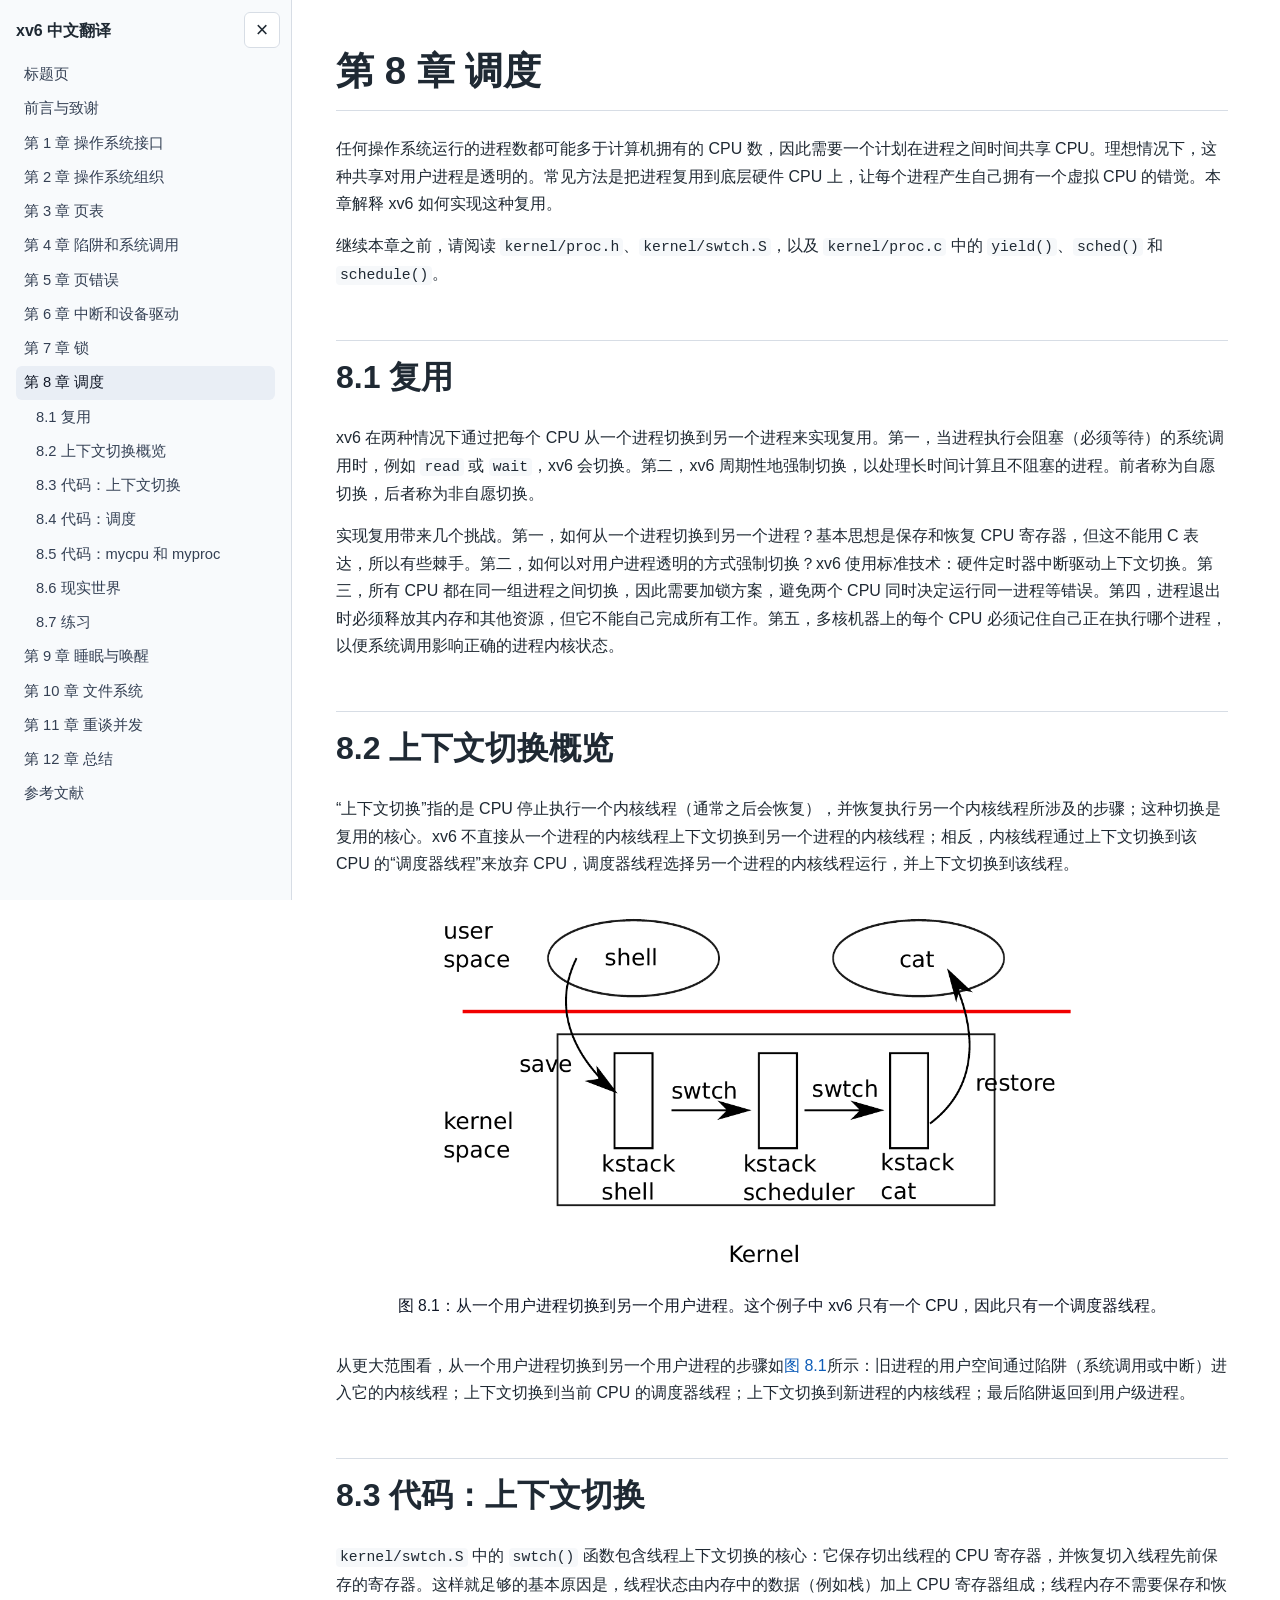
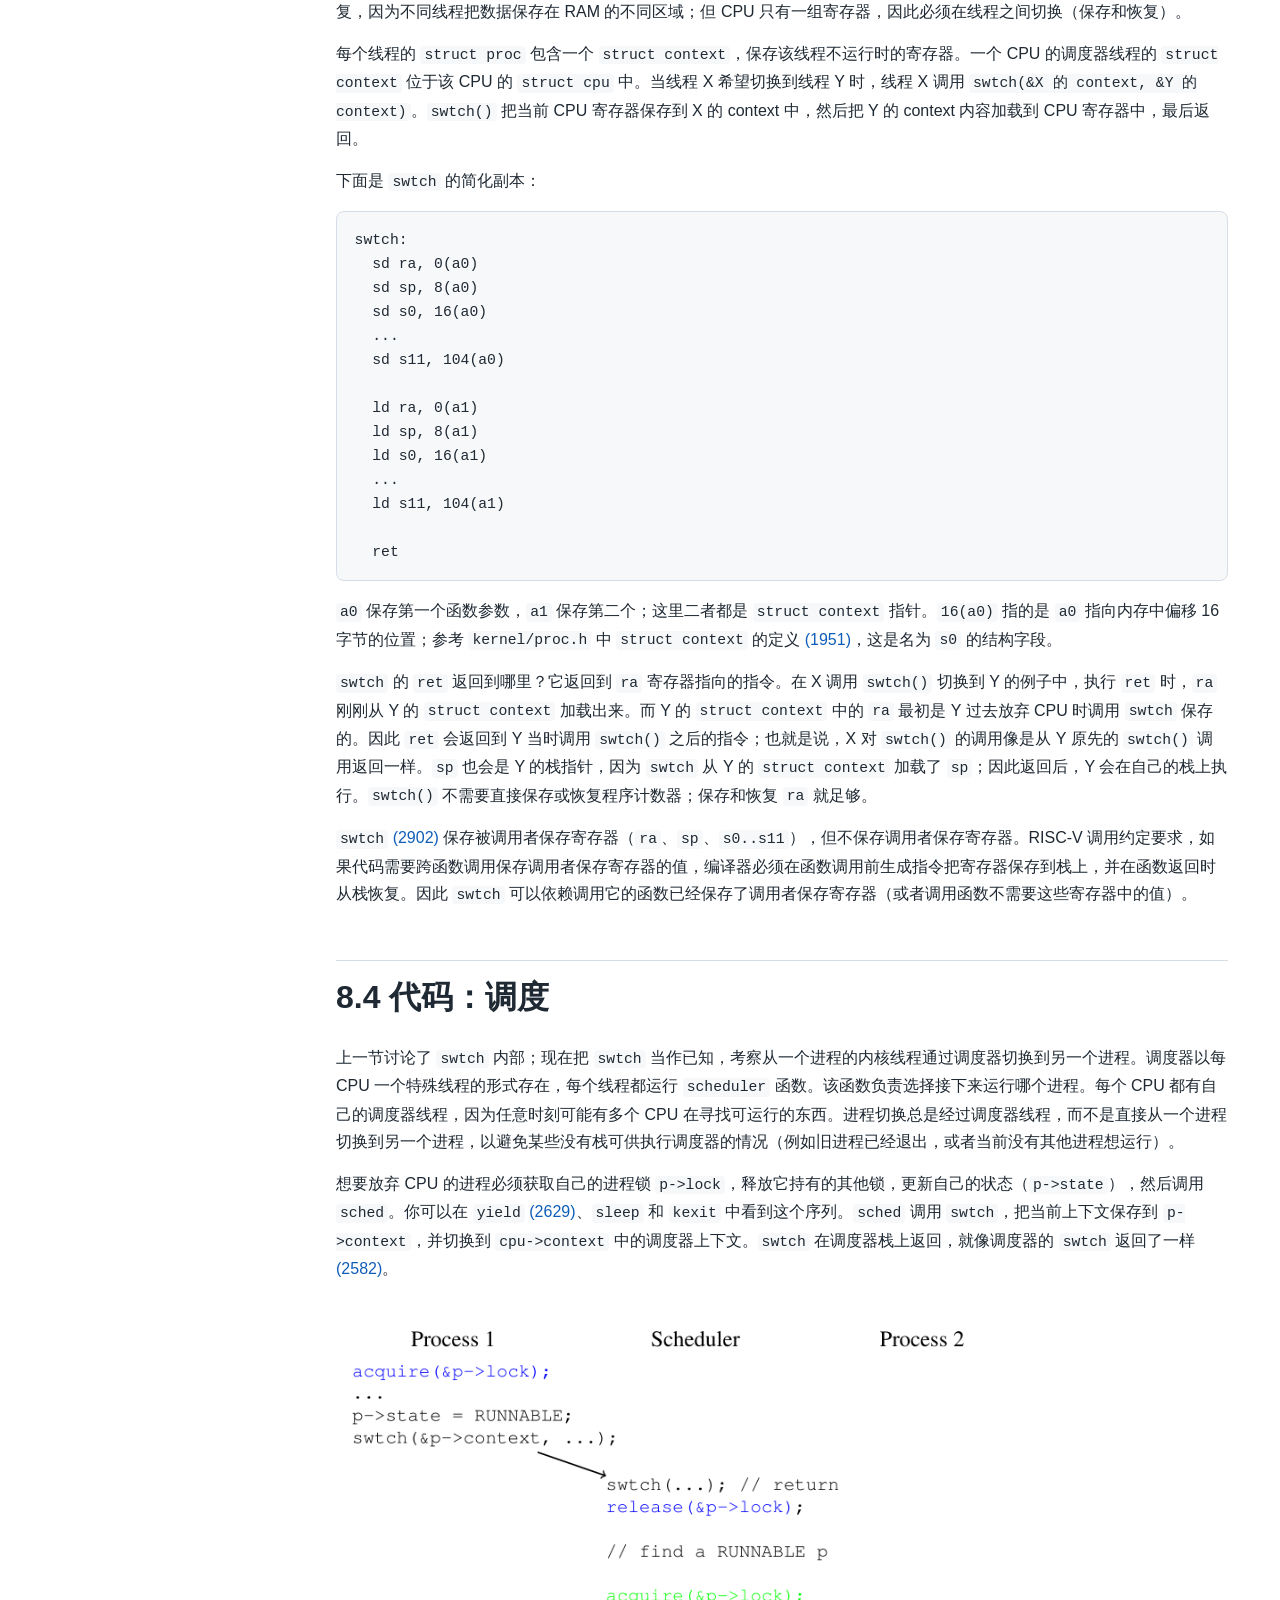
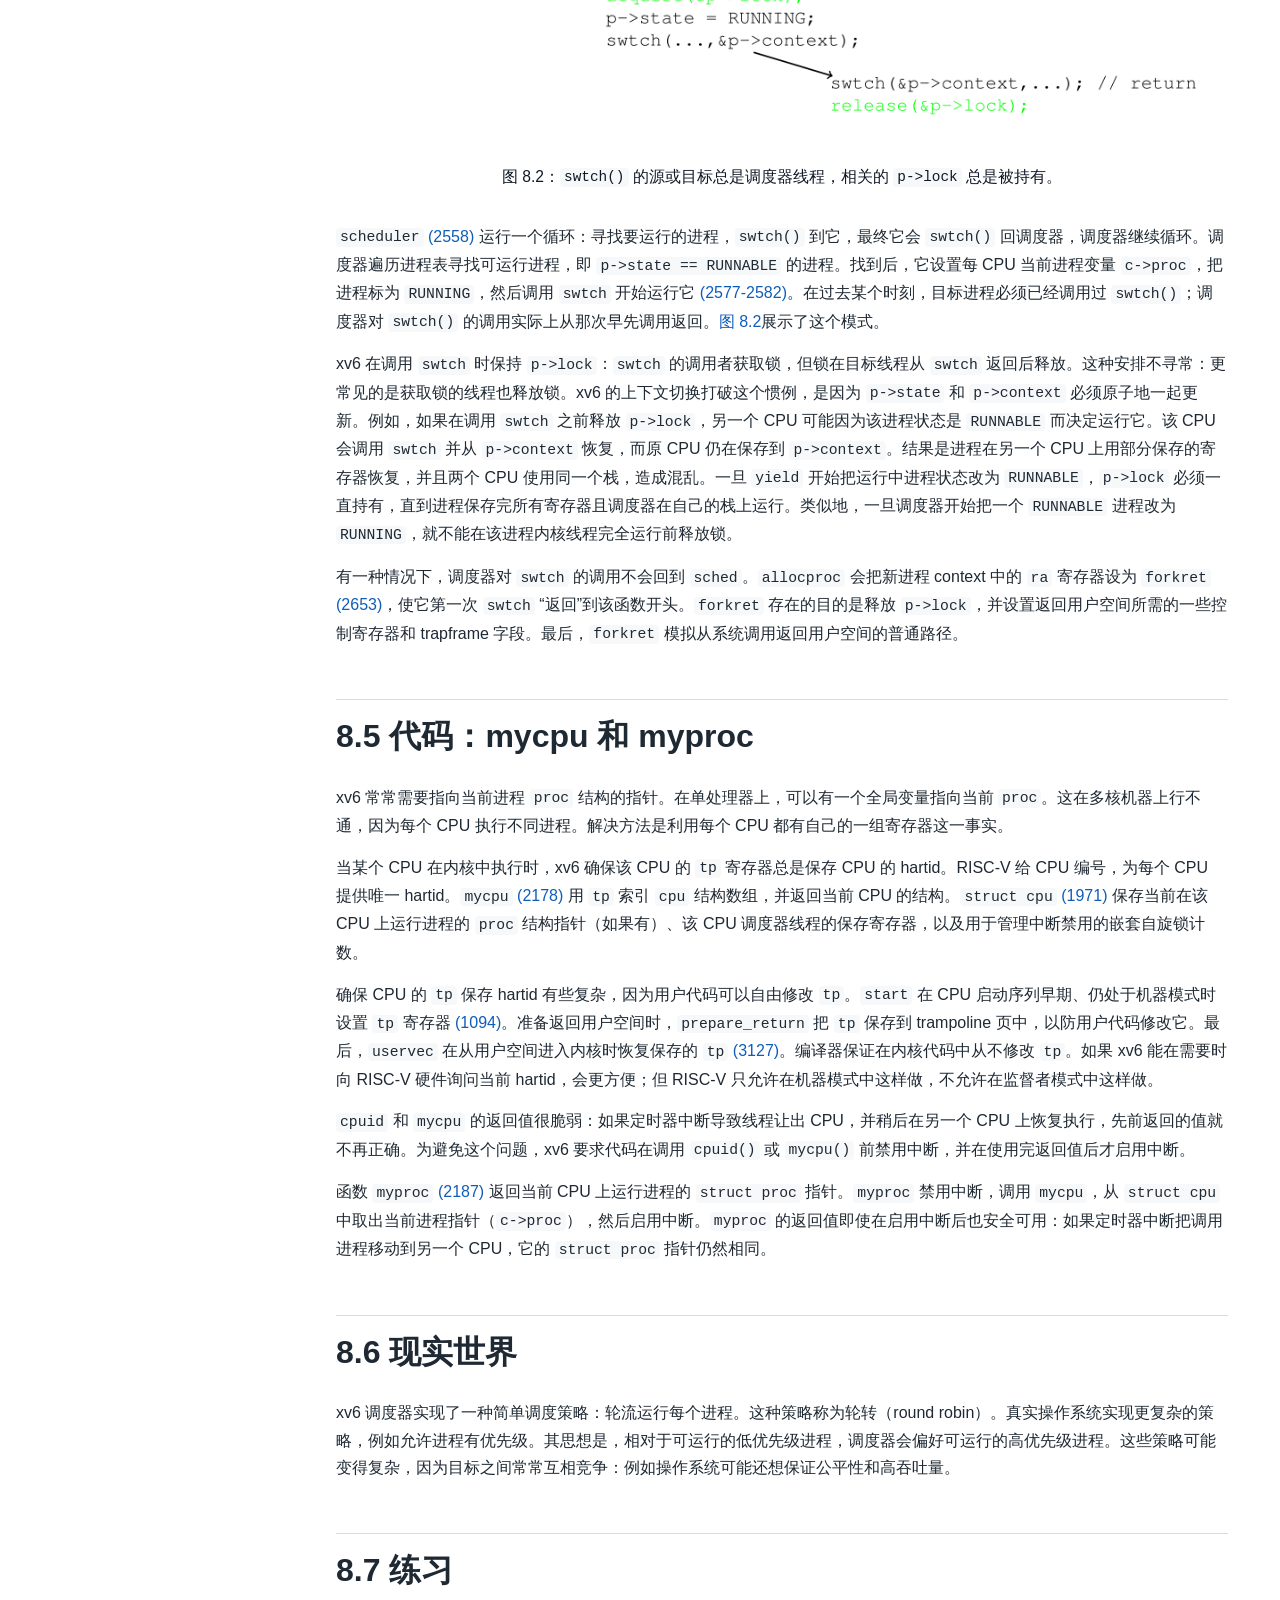
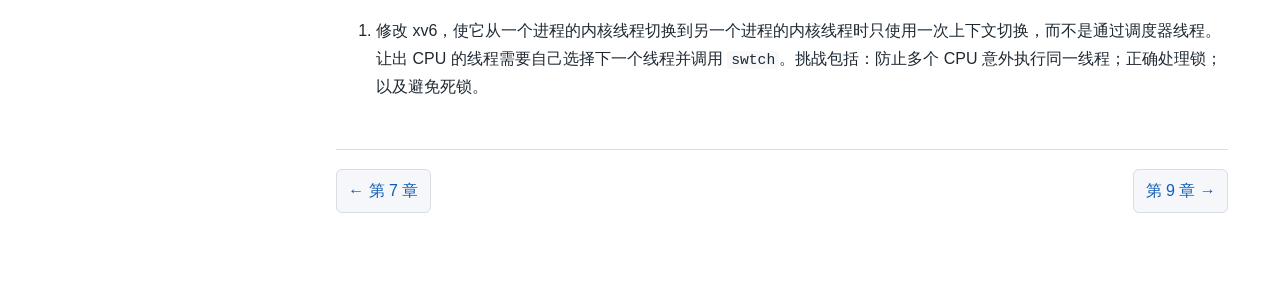
<file: chapter-08.html>
<!doctype html>
<html lang="zh-CN">
<head>
  <meta charset="utf-8">
  <meta name="viewport" content="width=device-width, initial-scale=1">
  <title>第 8 章 调度 - xv6 中文翻译</title>
  <link rel="stylesheet" href="assets/style.css">
  <script src="assets/sidebar.js" defer></script>
</head>
<body>
  <div class="layout">
    <aside class="sidebar">
      <h2>xv6 中文翻译</h2>
      <nav aria-label="章节导航">
        <a href="index.html">标题页</a><a href="foreword.html">前言与致谢</a><a href="chapter-01.html">第 1 章 操作系统接口</a><a href="chapter-02.html">第 2 章 操作系统组织</a><a href="chapter-03.html">第 3 章 页表</a><a href="chapter-04.html">第 4 章 陷阱和系统调用</a><a href="chapter-05.html">第 5 章 页错误</a><a href="chapter-06.html">第 6 章 中断和设备驱动</a><a href="chapter-07.html">第 7 章 锁</a>
        <a class="active" href="chapter-08.html">第 8 章 调度</a>
        <a class="sub" href="#section-8-1">8.1 复用</a>
        <a class="sub" href="#section-8-2">8.2 上下文切换概览</a>
        <a class="sub" href="#section-8-3">8.3 代码：上下文切换</a>
        <a class="sub" href="#section-8-4">8.4 代码：调度</a>
        <a class="sub" href="#section-8-5">8.5 代码：mycpu 和 myproc</a>
        <a class="sub" href="#section-8-6">8.6 现实世界</a>
        <a class="sub" href="#section-8-7">8.7 练习</a>
        <a href="chapter-09.html">第 9 章 睡眠与唤醒</a><a href="chapter-10.html">第 10 章 文件系统</a><a href="chapter-11.html">第 11 章 重谈并发</a><a href="chapter-12.html">第 12 章 总结</a><a href="references.html">参考文献</a>
      </nav>
    </aside>
    <main>
      <h1 class="page-title">第 8 章 调度</h1>
      <p>任何操作系统运行的进程数都可能多于计算机拥有的 CPU 数，因此需要一个计划在进程之间时间共享 CPU。理想情况下，这种共享对用户进程是透明的。常见方法是把进程复用到底层硬件 CPU 上，让每个进程产生自己拥有一个虚拟 CPU 的错觉。本章解释 xv6 如何实现这种复用。</p>
      <p>继续本章之前，请阅读 <code>kernel/proc.h</code>、<code>kernel/swtch.S</code>，以及 <code>kernel/proc.c</code> 中的 <code>yield()</code>、<code>sched()</code> 和 <code>schedule()</code>。</p>

      <section id="section-8-1">
        <h2 class="chapter">8.1 复用</h2>
        <p>xv6 在两种情况下通过把每个 CPU 从一个进程切换到另一个进程来实现复用。第一，当进程执行会阻塞（必须等待）的系统调用时，例如 <code>read</code> 或 <code>wait</code>，xv6 会切换。第二，xv6 周期性地强制切换，以处理长时间计算且不阻塞的进程。前者称为自愿切换，后者称为非自愿切换。</p>
        <p>实现复用带来几个挑战。第一，如何从一个进程切换到另一个进程？基本思想是保存和恢复 CPU 寄存器，但这不能用 C 表达，所以有些棘手。第二，如何以对用户进程透明的方式强制切换？xv6 使用标准技术：硬件定时器中断驱动上下文切换。第三，所有 CPU 都在同一组进程之间切换，因此需要加锁方案，避免两个 CPU 同时决定运行同一进程等错误。第四，进程退出时必须释放其内存和其他资源，但它不能自己完成所有工作。第五，多核机器上的每个 CPU 必须记住自己正在执行哪个进程，以便系统调用影响正确的进程内核状态。</p>
      </section>

      <section id="section-8-2">
        <h2 class="chapter">8.2 上下文切换概览</h2>
        <p>“上下文切换”指的是 CPU 停止执行一个内核线程（通常之后会恢复），并恢复执行另一个内核线程所涉及的步骤；这种切换是复用的核心。xv6 不直接从一个进程的内核线程上下文切换到另一个进程的内核线程；相反，内核线程通过上下文切换到该 CPU 的“调度器线程”来放弃 CPU，调度器线程选择另一个进程的内核线程运行，并上下文切换到该线程。</p>
        <figure id="fig-8-1">
          <img src="assets/figures/figure-8-1.png" alt="图 8.1：从一个用户进程切换到另一个用户进程" loading="lazy" decoding="async" style="display: block; max-width: 760px; width: 100%; height: auto; margin: 0 auto;">
          <figcaption>图 8.1：从一个用户进程切换到另一个用户进程。这个例子中 xv6 只有一个 CPU，因此只有一个调度器线程。</figcaption>
        </figure>
        <p>从更大范围看，从一个用户进程切换到另一个用户进程的步骤如<a href="#fig-8-1">图 8.1</a>所示：旧进程的用户空间通过陷阱（系统调用或中断）进入它的内核线程；上下文切换到当前 CPU 的调度器线程；上下文切换到新进程的内核线程；最后陷阱返回到用户级进程。</p>
      </section>

      <section id="section-8-3">
        <h2 class="chapter">8.3 代码：上下文切换</h2>
        <p><code>kernel/swtch.S</code> 中的 <code>swtch()</code> 函数包含线程上下文切换的核心：它保存切出线程的 CPU 寄存器，并恢复切入线程先前保存的寄存器。这样就足够的基本原因是，线程状态由内存中的数据（例如栈）加上 CPU 寄存器组成；线程内存不需要保存和恢复，因为不同线程把数据保存在 RAM 的不同区域；但 CPU 只有一组寄存器，因此必须在线程之间切换（保存和恢复）。</p>
        <p>每个线程的 <code>struct proc</code> 包含一个 <code>struct context</code>，保存该线程不运行时的寄存器。一个 CPU 的调度器线程的 <code>struct context</code> 位于该 CPU 的 <code>struct cpu</code> 中。当线程 X 希望切换到线程 Y 时，线程 X 调用 <code>swtch(&amp;X 的 context, &amp;Y 的 context)</code>。<code>swtch()</code> 把当前 CPU 寄存器保存到 X 的 context 中，然后把 Y 的 context 内容加载到 CPU 寄存器中，最后返回。</p>
        <p>下面是 <code>swtch</code> 的简化副本：</p>
        <pre><code>swtch:
  sd ra, 0(a0)
  sd sp, 8(a0)
  sd s0, 16(a0)
  ...
  sd s11, 104(a0)

  ld ra, 0(a1)
  ld sp, 8(a1)
  ld s0, 16(a1)
  ...
  ld s11, 104(a1)

  ret</code></pre>
        <p><code>a0</code> 保存第一个函数参数，<code>a1</code> 保存第二个；这里二者都是 <code>struct context</code> 指针。<code>16(a0)</code> 指的是 <code>a0</code> 指向内存中偏移 16 字节的位置；参考 <code>kernel/proc.h</code> 中 <code>struct context</code> 的定义 <a class="source-ref" href="https://github.com/mit-pdos/xv6-riscv/blob/riscv/kernel/proc.h#L2" target="_blank" rel="noopener">(1951)</a>，这是名为 <code>s0</code> 的结构字段。</p>
        <p><code>swtch</code> 的 <code>ret</code> 返回到哪里？它返回到 <code>ra</code> 寄存器指向的指令。在 X 调用 <code>swtch()</code> 切换到 Y 的例子中，执行 <code>ret</code> 时，<code>ra</code> 刚刚从 Y 的 <code>struct context</code> 加载出来。而 Y 的 <code>struct context</code> 中的 <code>ra</code> 最初是 Y 过去放弃 CPU 时调用 <code>swtch</code> 保存的。因此 <code>ret</code> 会返回到 Y 当时调用 <code>swtch()</code> 之后的指令；也就是说，X 对 <code>swtch()</code> 的调用像是从 Y 原先的 <code>swtch()</code> 调用返回一样。<code>sp</code> 也会是 Y 的栈指针，因为 <code>swtch</code> 从 Y 的 <code>struct context</code> 加载了 <code>sp</code>；因此返回后，Y 会在自己的栈上执行。<code>swtch()</code> 不需要直接保存或恢复程序计数器；保存和恢复 <code>ra</code> 就足够。</p>
        <p><code>swtch</code> <a class="source-ref" href="https://github.com/mit-pdos/xv6-riscv/blob/riscv/kernel/swtch.S#L3" target="_blank" rel="noopener">(2902)</a> 保存被调用者保存寄存器（<code>ra</code>、<code>sp</code>、<code>s0..s11</code>），但不保存调用者保存寄存器。RISC-V 调用约定要求，如果代码需要跨函数调用保存调用者保存寄存器的值，编译器必须在函数调用前生成指令把寄存器保存到栈上，并在函数返回时从栈恢复。因此 <code>swtch</code> 可以依赖调用它的函数已经保存了调用者保存寄存器（或者调用函数不需要这些寄存器中的值）。</p>
      </section>

      <section id="section-8-4">
        <h2 class="chapter">8.4 代码：调度</h2>
        <p>上一节讨论了 <code>swtch</code> 内部；现在把 <code>swtch</code> 当作已知，考察从一个进程的内核线程通过调度器切换到另一个进程。调度器以每 CPU 一个特殊线程的形式存在，每个线程都运行 <code>scheduler</code> 函数。该函数负责选择接下来运行哪个进程。每个 CPU 都有自己的调度器线程，因为任意时刻可能有多个 CPU 在寻找可运行的东西。进程切换总是经过调度器线程，而不是直接从一个进程切换到另一个进程，以避免某些没有栈可供执行调度器的情况（例如旧进程已经退出，或者当前没有其他进程想运行）。</p>
        <p>想要放弃 CPU 的进程必须获取自己的进程锁 <code>p-&gt;lock</code>，释放它持有的其他锁，更新自己的状态（<code>p-&gt;state</code>），然后调用 <code>sched</code>。你可以在 <code>yield</code> <a class="source-ref" href="https://github.com/mit-pdos/xv6-riscv/blob/riscv/kernel/proc.c#L491" target="_blank" rel="noopener">(2629)</a>、<code>sleep</code> 和 <code>kexit</code> 中看到这个序列。<code>sched</code> 调用 <code>swtch</code>，把当前上下文保存到 <code>p-&gt;context</code>，并切换到 <code>cpu-&gt;context</code> 中的调度器上下文。<code>swtch</code> 在调度器栈上返回，就像调度器的 <code>swtch</code> 返回了一样 <a class="source-ref" href="https://github.com/mit-pdos/xv6-riscv/blob/riscv/kernel/proc.c#L446" target="_blank" rel="noopener">(2582)</a>。</p>
        <figure id="fig-8-2">
          <img src="assets/figures/figure-8-2.png" alt="图 8.2：swtch 的源或目标总是调度器线程" loading="lazy" decoding="async" style="display: block; max-width: 980px; width: 100%; height: auto; margin: 0 auto;">
          <figcaption>图 8.2：<code>swtch()</code> 的源或目标总是调度器线程，相关的 <code>p-&gt;lock</code> 总是被持有。</figcaption>
        </figure>
        <p><code>scheduler</code> <a class="source-ref" href="https://github.com/mit-pdos/xv6-riscv/blob/riscv/kernel/proc.c#L422" target="_blank" rel="noopener">(2558)</a> 运行一个循环：寻找要运行的进程，<code>swtch()</code> 到它，最终它会 <code>swtch()</code> 回调度器，调度器继续循环。调度器遍历进程表寻找可运行进程，即 <code>p-&gt;state == RUNNABLE</code> 的进程。找到后，它设置每 CPU 当前进程变量 <code>c-&gt;proc</code>，把进程标为 <code>RUNNING</code>，然后调用 <code>swtch</code> 开始运行它 <a class="source-ref" href="https://github.com/mit-pdos/xv6-riscv/blob/riscv/kernel/proc.c#L441-L446" target="_blank" rel="noopener">(2577-2582)</a>。在过去某个时刻，目标进程必须已经调用过 <code>swtch()</code>；调度器对 <code>swtch()</code> 的调用实际上从那次早先调用返回。<a href="#fig-8-2">图 8.2</a>展示了这个模式。</p>
        <p>xv6 在调用 <code>swtch</code> 时保持 <code>p-&gt;lock</code>：<code>swtch</code> 的调用者获取锁，但锁在目标线程从 <code>swtch</code> 返回后释放。这种安排不寻常：更常见的是获取锁的线程也释放锁。xv6 的上下文切换打破这个惯例，是因为 <code>p-&gt;state</code> 和 <code>p-&gt;context</code> 必须原子地一起更新。例如，如果在调用 <code>swtch</code> 之前释放 <code>p-&gt;lock</code>，另一个 CPU 可能因为该进程状态是 <code>RUNNABLE</code> 而决定运行它。该 CPU 会调用 <code>swtch</code> 并从 <code>p-&gt;context</code> 恢复，而原 CPU 仍在保存到 <code>p-&gt;context</code>。结果是进程在另一个 CPU 上用部分保存的寄存器恢复，并且两个 CPU 使用同一个栈，造成混乱。一旦 <code>yield</code> 开始把运行中进程状态改为 <code>RUNNABLE</code>，<code>p-&gt;lock</code> 必须一直持有，直到进程保存完所有寄存器且调度器在自己的栈上运行。类似地，一旦调度器开始把一个 <code>RUNNABLE</code> 进程改为 <code>RUNNING</code>，就不能在该进程内核线程完全运行前释放锁。</p>
        <p>有一种情况下，调度器对 <code>swtch</code> 的调用不会回到 <code>sched</code>。<code>allocproc</code> 会把新进程 context 中的 <code>ra</code> 寄存器设为 <code>forkret</code> <a class="source-ref" href="https://github.com/mit-pdos/xv6-riscv/blob/riscv/kernel/proc.c#L503" target="_blank" rel="noopener">(2653)</a>，使它第一次 <code>swtch</code> “返回”到该函数开头。<code>forkret</code> 存在的目的是释放 <code>p-&gt;lock</code>，并设置返回用户空间所需的一些控制寄存器和 trapframe 字段。最后，<code>forkret</code> 模拟从系统调用返回用户空间的普通路径。</p>
      </section>

      <section id="section-8-5">
        <h2 class="chapter">8.5 代码：mycpu 和 myproc</h2>
        <p>xv6 常常需要指向当前进程 <code>proc</code> 结构的指针。在单处理器上，可以有一个全局变量指向当前 <code>proc</code>。这在多核机器上行不通，因为每个 CPU 执行不同进程。解决方法是利用每个 CPU 都有自己的一组寄存器这一事实。</p>
        <p>当某个 CPU 在内核中执行时，xv6 确保该 CPU 的 <code>tp</code> 寄存器总是保存 CPU 的 hartid。RISC-V 给 CPU 编号，为每个 CPU 提供唯一 hartid。<code>mycpu</code> <a class="source-ref" href="https://github.com/mit-pdos/xv6-riscv/blob/riscv/kernel/proc.c#L74" target="_blank" rel="noopener">(2178)</a> 用 <code>tp</code> 索引 <code>cpu</code> 结构数组，并返回当前 CPU 的结构。<code>struct cpu</code> <a class="source-ref" href="https://github.com/mit-pdos/xv6-riscv/blob/riscv/kernel/proc.h#L22" target="_blank" rel="noopener">(1971)</a> 保存当前在该 CPU 上运行进程的 <code>proc</code> 结构指针（如果有）、该 CPU 调度器线程的保存寄存器，以及用于管理中断禁用的嵌套自旋锁计数。</p>
        <p>确保 CPU 的 <code>tp</code> 保存 hartid 有些复杂，因为用户代码可以自由修改 <code>tp</code>。<code>start</code> 在 CPU 启动序列早期、仍处于机器模式时设置 <code>tp</code> 寄存器 <a class="source-ref" href="https://github.com/mit-pdos/xv6-riscv/blob/riscv/kernel/start.c#L45" target="_blank" rel="noopener">(1094)</a>。准备返回用户空间时，<code>prepare_return</code> 把 <code>tp</code> 保存到 trampoline 页中，以防用户代码修改它。最后，<code>uservec</code> 在从用户空间进入内核时恢复保存的 <code>tp</code> <a class="source-ref" href="https://github.com/mit-pdos/xv6-riscv/blob/riscv/kernel/trampoline.S#L78" target="_blank" rel="noopener">(3127)</a>。编译器保证在内核代码中从不修改 <code>tp</code>。如果 xv6 能在需要时向 RISC-V 硬件询问当前 hartid，会更方便；但 RISC-V 只允许在机器模式中这样做，不允许在监督者模式中这样做。</p>
        <p><code>cpuid</code> 和 <code>mycpu</code> 的返回值很脆弱：如果定时器中断导致线程让出 CPU，并稍后在另一个 CPU 上恢复执行，先前返回的值就不再正确。为避免这个问题，xv6 要求代码在调用 <code>cpuid()</code> 或 <code>mycpu()</code> 前禁用中断，并在使用完返回值后才启用中断。</p>
        <p>函数 <code>myproc</code> <a class="source-ref" href="https://github.com/mit-pdos/xv6-riscv/blob/riscv/kernel/proc.c#L83" target="_blank" rel="noopener">(2187)</a> 返回当前 CPU 上运行进程的 <code>struct proc</code> 指针。<code>myproc</code> 禁用中断，调用 <code>mycpu</code>，从 <code>struct cpu</code> 中取出当前进程指针（<code>c-&gt;proc</code>），然后启用中断。<code>myproc</code> 的返回值即使在启用中断后也安全可用：如果定时器中断把调用进程移动到另一个 CPU，它的 <code>struct proc</code> 指针仍然相同。</p>
      </section>

      <section id="section-8-6">
        <h2 class="chapter">8.6 现实世界</h2>
        <p>xv6 调度器实现了一种简单调度策略：轮流运行每个进程。这种策略称为轮转（round robin）。真实操作系统实现更复杂的策略，例如允许进程有优先级。其思想是，相对于可运行的低优先级进程，调度器会偏好可运行的高优先级进程。这些策略可能变得复杂，因为目标之间常常互相竞争：例如操作系统可能还想保证公平性和高吞吐量。</p>
      </section>

      <section id="section-8-7">
        <h2 class="chapter">8.7 练习</h2>
        <ol>
          <li>修改 xv6，使它从一个进程的内核线程切换到另一个进程的内核线程时只使用一次上下文切换，而不是通过调度器线程。让出 CPU 的线程需要自己选择下一个线程并调用 <code>swtch</code>。挑战包括：防止多个 CPU 意外执行同一线程；正确处理锁；以及避免死锁。</li>
        </ol>
      </section>

      <div class="pager">
        <a href="chapter-07.html">← 第 7 章</a>
        <a href="chapter-09.html">第 9 章 →</a>
      </div>
    </main>
  </div>
</body>
</html>
</file>
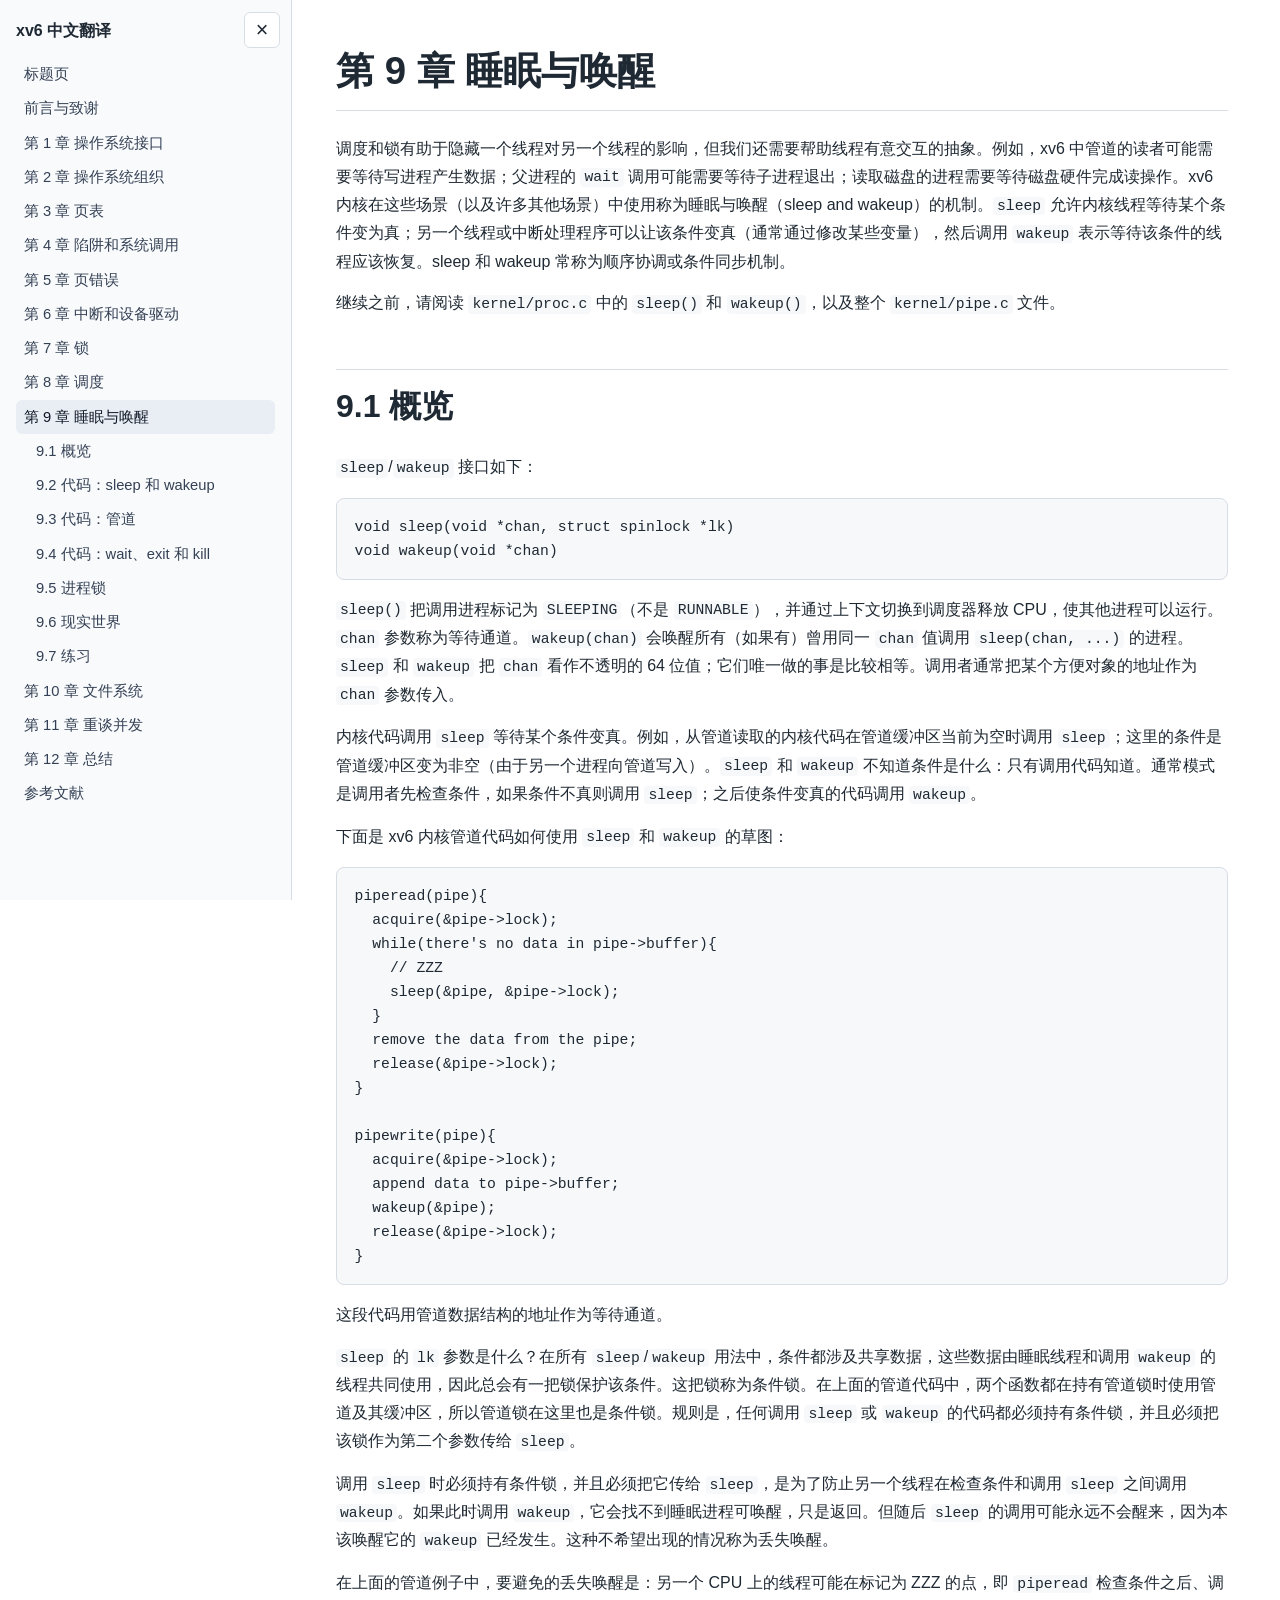
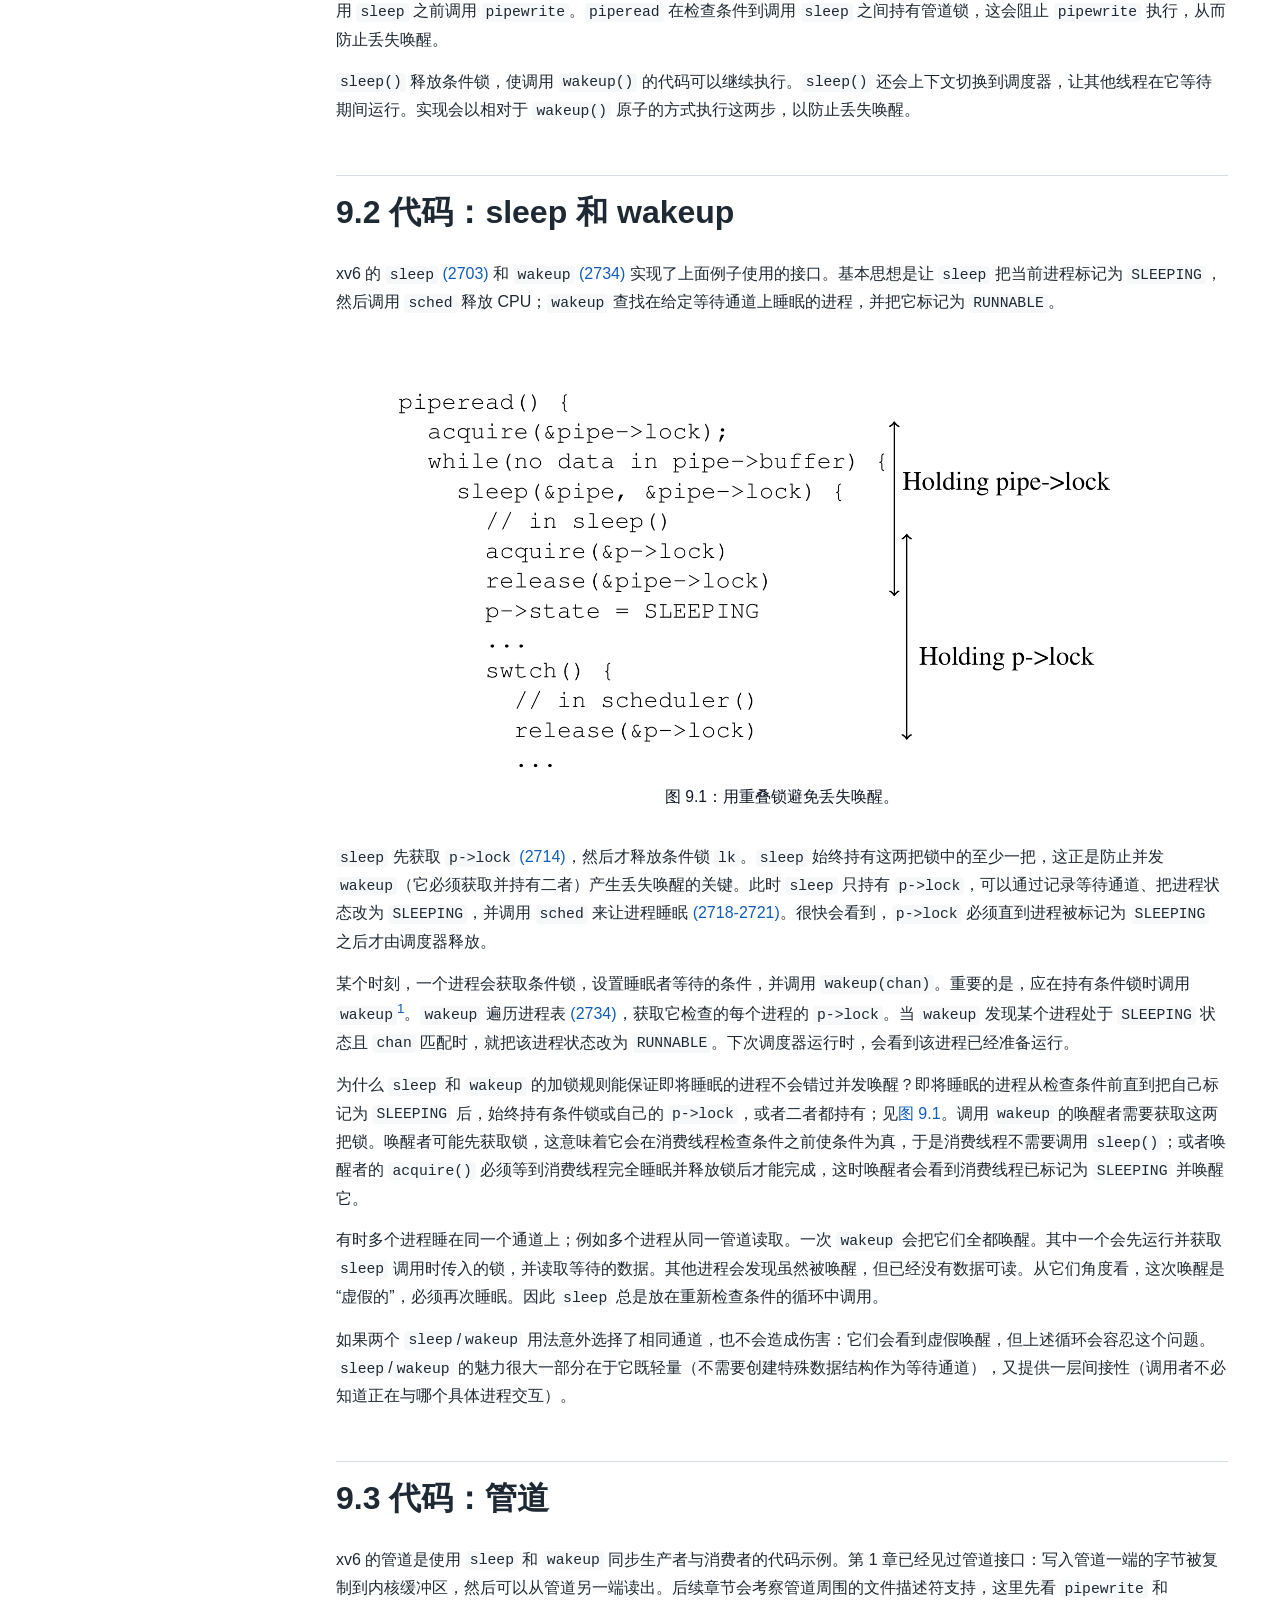
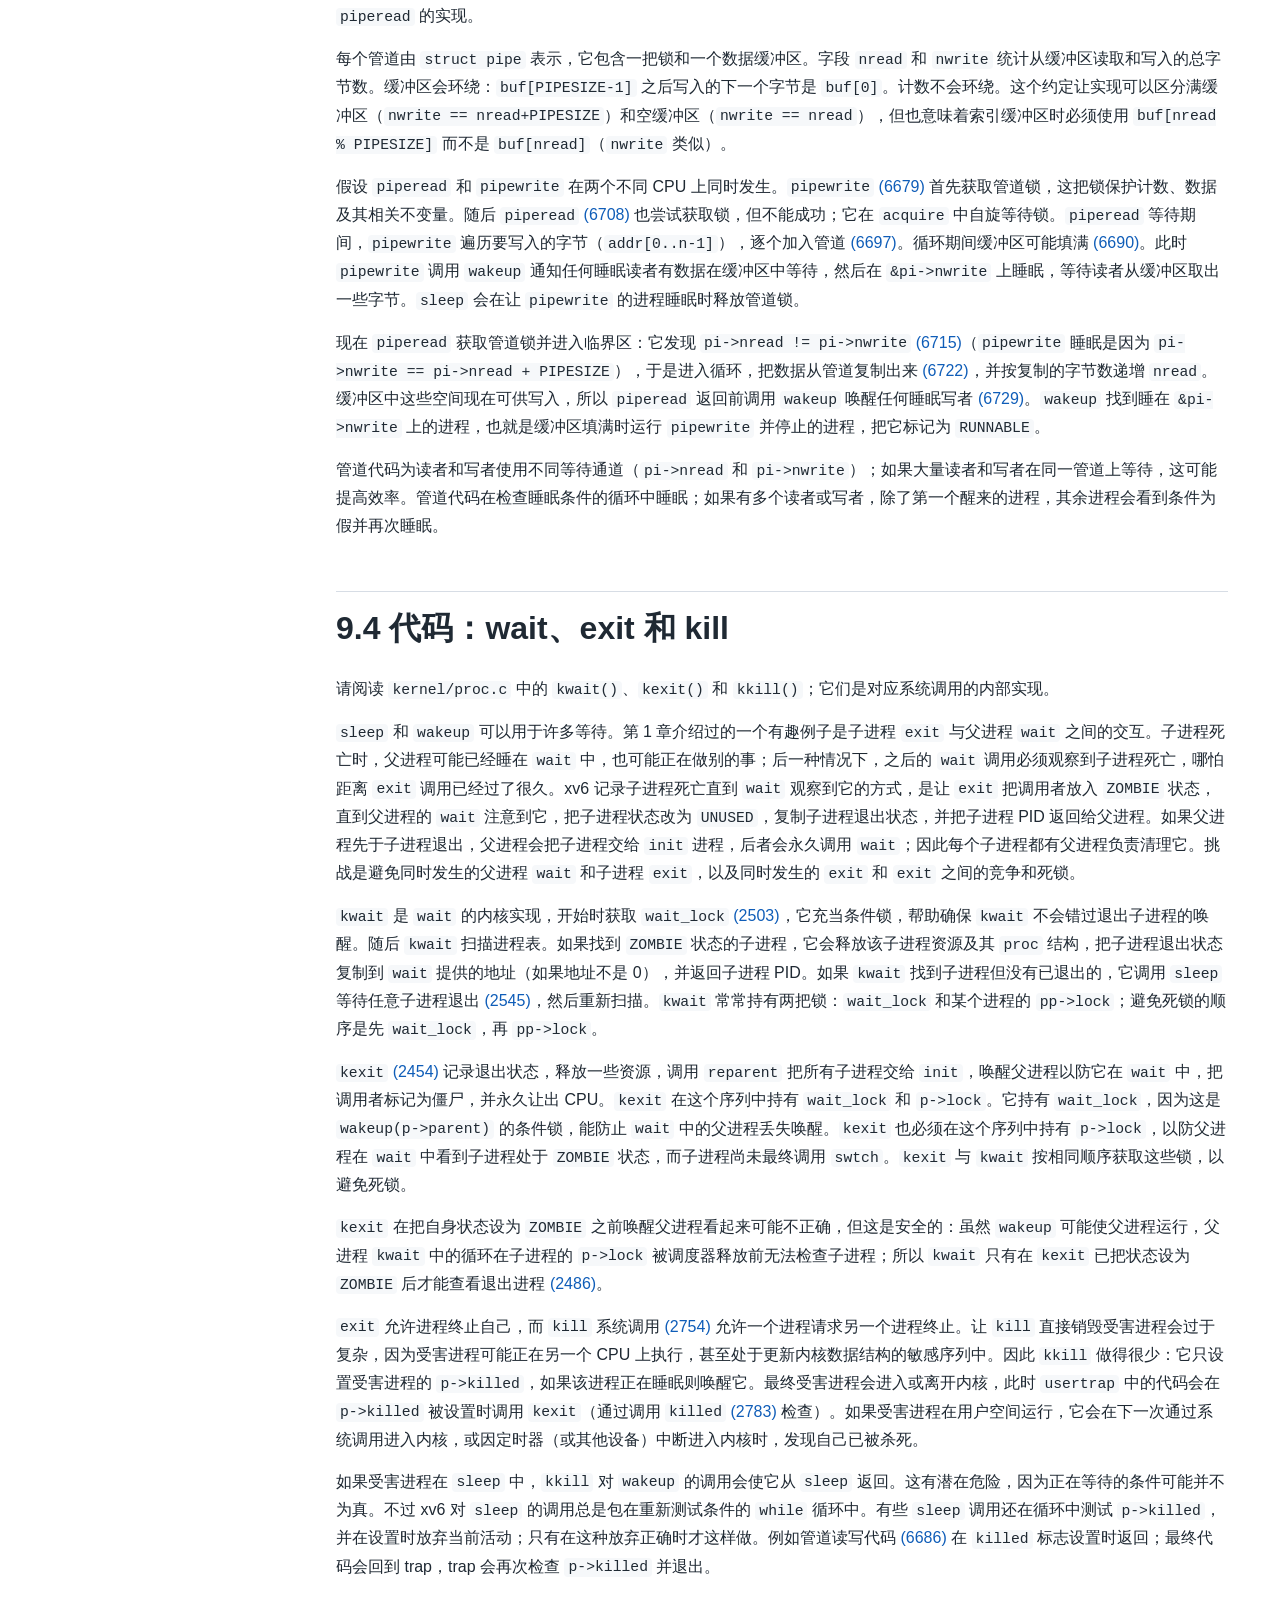
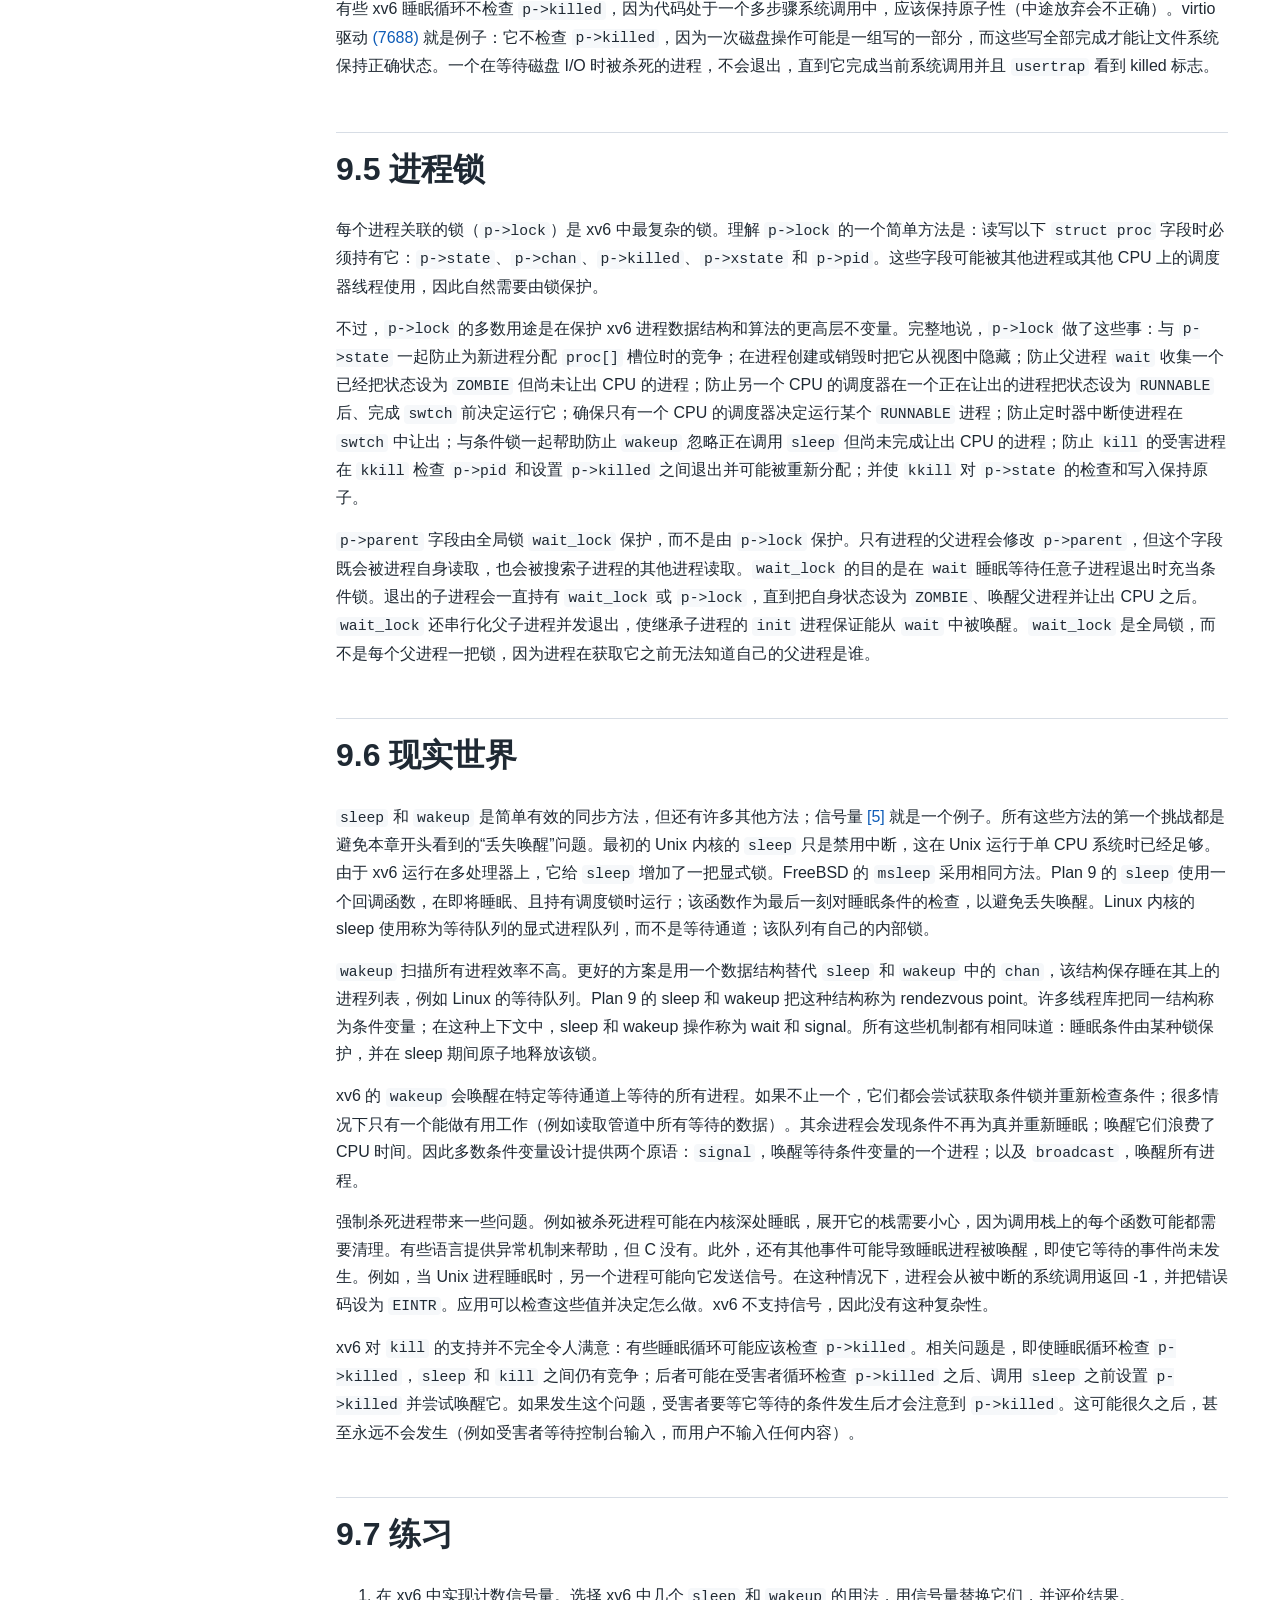
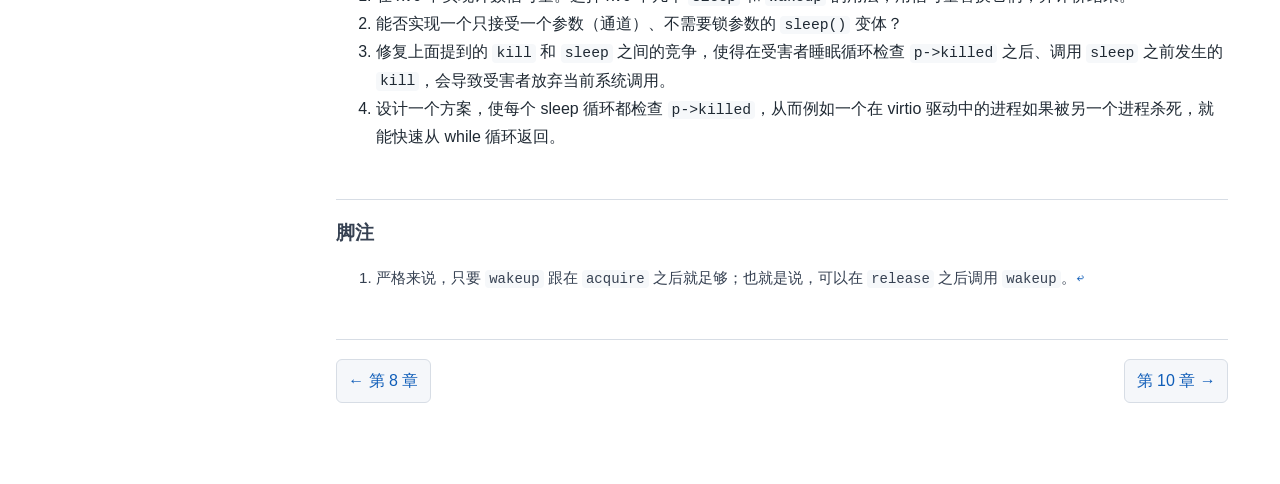
<file: chapter-09.html>
<!doctype html>
<html lang="zh-CN">
<head>
  <meta charset="utf-8">
  <meta name="viewport" content="width=device-width, initial-scale=1">
  <title>第 9 章 睡眠与唤醒 - xv6 中文翻译</title>
  <link rel="stylesheet" href="assets/style.css">
  <script src="assets/sidebar.js" defer></script>
</head>
<body>
  <div class="layout">
    <aside class="sidebar">
      <h2>xv6 中文翻译</h2>
      <nav aria-label="章节导航">
        <a href="index.html">标题页</a><a href="foreword.html">前言与致谢</a><a href="chapter-01.html">第 1 章 操作系统接口</a><a href="chapter-02.html">第 2 章 操作系统组织</a><a href="chapter-03.html">第 3 章 页表</a><a href="chapter-04.html">第 4 章 陷阱和系统调用</a><a href="chapter-05.html">第 5 章 页错误</a><a href="chapter-06.html">第 6 章 中断和设备驱动</a><a href="chapter-07.html">第 7 章 锁</a><a href="chapter-08.html">第 8 章 调度</a>
        <a class="active" href="chapter-09.html">第 9 章 睡眠与唤醒</a>
        <a class="sub" href="#section-9-1">9.1 概览</a>
        <a class="sub" href="#section-9-2">9.2 代码：sleep 和 wakeup</a>
        <a class="sub" href="#section-9-3">9.3 代码：管道</a>
        <a class="sub" href="#section-9-4">9.4 代码：wait、exit 和 kill</a>
        <a class="sub" href="#section-9-5">9.5 进程锁</a>
        <a class="sub" href="#section-9-6">9.6 现实世界</a>
        <a class="sub" href="#section-9-7">9.7 练习</a>
        <a href="chapter-10.html">第 10 章 文件系统</a><a href="chapter-11.html">第 11 章 重谈并发</a><a href="chapter-12.html">第 12 章 总结</a><a href="references.html">参考文献</a>
      </nav>
    </aside>
    <main>
      <h1 class="page-title">第 9 章 睡眠与唤醒</h1>
      <p>调度和锁有助于隐藏一个线程对另一个线程的影响，但我们还需要帮助线程有意交互的抽象。例如，xv6 中管道的读者可能需要等待写进程产生数据；父进程的 <code>wait</code> 调用可能需要等待子进程退出；读取磁盘的进程需要等待磁盘硬件完成读操作。xv6 内核在这些场景（以及许多其他场景）中使用称为睡眠与唤醒（sleep and wakeup）的机制。<code>sleep</code> 允许内核线程等待某个条件变为真；另一个线程或中断处理程序可以让该条件变真（通常通过修改某些变量），然后调用 <code>wakeup</code> 表示等待该条件的线程应该恢复。sleep 和 wakeup 常称为顺序协调或条件同步机制。</p>
      <p>继续之前，请阅读 <code>kernel/proc.c</code> 中的 <code>sleep()</code> 和 <code>wakeup()</code>，以及整个 <code>kernel/pipe.c</code> 文件。</p>

      <section id="section-9-1">
        <h2 class="chapter">9.1 概览</h2>
        <p><code>sleep</code>/<code>wakeup</code> 接口如下：</p>
        <pre><code class="language-c">void sleep(void *chan, struct spinlock *lk)
void wakeup(void *chan)</code></pre>
        <p><code>sleep()</code> 把调用进程标记为 <code>SLEEPING</code>（不是 <code>RUNNABLE</code>），并通过上下文切换到调度器释放 CPU，使其他进程可以运行。<code>chan</code> 参数称为等待通道。<code>wakeup(chan)</code> 会唤醒所有（如果有）曾用同一 <code>chan</code> 值调用 <code>sleep(chan, ...)</code> 的进程。<code>sleep</code> 和 <code>wakeup</code> 把 <code>chan</code> 看作不透明的 64 位值；它们唯一做的事是比较相等。调用者通常把某个方便对象的地址作为 <code>chan</code> 参数传入。</p>
        <p>内核代码调用 <code>sleep</code> 等待某个条件变真。例如，从管道读取的内核代码在管道缓冲区当前为空时调用 <code>sleep</code>；这里的条件是管道缓冲区变为非空（由于另一个进程向管道写入）。<code>sleep</code> 和 <code>wakeup</code> 不知道条件是什么：只有调用代码知道。通常模式是调用者先检查条件，如果条件不真则调用 <code>sleep</code>；之后使条件变真的代码调用 <code>wakeup</code>。</p>
        <p>下面是 xv6 内核管道代码如何使用 <code>sleep</code> 和 <code>wakeup</code> 的草图：</p>
        <pre><code class="language-c">piperead(pipe){
  acquire(&amp;pipe-&gt;lock);
  while(there's no data in pipe-&gt;buffer){
    // ZZZ
    sleep(&amp;pipe, &amp;pipe-&gt;lock);
  }
  remove the data from the pipe;
  release(&amp;pipe-&gt;lock);
}

pipewrite(pipe){
  acquire(&amp;pipe-&gt;lock);
  append data to pipe-&gt;buffer;
  wakeup(&amp;pipe);
  release(&amp;pipe-&gt;lock);
}</code></pre>
        <p>这段代码用管道数据结构的地址作为等待通道。</p>
        <p><code>sleep</code> 的 <code>lk</code> 参数是什么？在所有 <code>sleep</code>/<code>wakeup</code> 用法中，条件都涉及共享数据，这些数据由睡眠线程和调用 <code>wakeup</code> 的线程共同使用，因此总会有一把锁保护该条件。这把锁称为条件锁。在上面的管道代码中，两个函数都在持有管道锁时使用管道及其缓冲区，所以管道锁在这里也是条件锁。规则是，任何调用 <code>sleep</code> 或 <code>wakeup</code> 的代码都必须持有条件锁，并且必须把该锁作为第二个参数传给 <code>sleep</code>。</p>
        <p>调用 <code>sleep</code> 时必须持有条件锁，并且必须把它传给 <code>sleep</code>，是为了防止另一个线程在检查条件和调用 <code>sleep</code> 之间调用 <code>wakeup</code>。如果此时调用 <code>wakeup</code>，它会找不到睡眠进程可唤醒，只是返回。但随后 <code>sleep</code> 的调用可能永远不会醒来，因为本该唤醒它的 <code>wakeup</code> 已经发生。这种不希望出现的情况称为丢失唤醒。</p>
        <p>在上面的管道例子中，要避免的丢失唤醒是：另一个 CPU 上的线程可能在标记为 ZZZ 的点，即 <code>piperead</code> 检查条件之后、调用 <code>sleep</code> 之前调用 <code>pipewrite</code>。<code>piperead</code> 在检查条件到调用 <code>sleep</code> 之间持有管道锁，这会阻止 <code>pipewrite</code> 执行，从而防止丢失唤醒。</p>
        <p><code>sleep()</code> 释放条件锁，使调用 <code>wakeup()</code> 的代码可以继续执行。<code>sleep()</code> 还会上下文切换到调度器，让其他线程在它等待期间运行。实现会以相对于 <code>wakeup()</code> 原子的方式执行这两步，以防止丢失唤醒。</p>
      </section>

      <section id="section-9-2">
        <h2 class="chapter">9.2 代码：sleep 和 wakeup</h2>
        <p>xv6 的 <code>sleep</code> <a class="source-ref" href="https://github.com/mit-pdos/xv6-riscv/blob/riscv/kernel/proc.c#L540" target="_blank" rel="noopener">(2703)</a> 和 <code>wakeup</code> <a class="source-ref" href="https://github.com/mit-pdos/xv6-riscv/blob/riscv/kernel/proc.c#L571" target="_blank" rel="noopener">(2734)</a> 实现了上面例子使用的接口。基本思想是让 <code>sleep</code> 把当前进程标记为 <code>SLEEPING</code>，然后调用 <code>sched</code> 释放 CPU；<code>wakeup</code> 查找在给定等待通道上睡眠的进程，并把它标记为 <code>RUNNABLE</code>。</p>
        <figure id="fig-9-1">
          <img src="assets/figures/figure-9-1.png" alt="图 9.1：用重叠锁避免丢失唤醒" loading="lazy" decoding="async" style="display: block; max-width: 820px; width: 100%; height: auto; margin: 0 auto;">
          <figcaption>图 9.1：用重叠锁避免丢失唤醒。</figcaption>
        </figure>
        <p><code>sleep</code> 先获取 <code>p-&gt;lock</code> <a class="source-ref" href="https://github.com/mit-pdos/xv6-riscv/blob/riscv/kernel/proc.c#L551" target="_blank" rel="noopener">(2714)</a>，然后才释放条件锁 <code>lk</code>。<code>sleep</code> 始终持有这两把锁中的至少一把，这正是防止并发 <code>wakeup</code>（它必须获取并持有二者）产生丢失唤醒的关键。此时 <code>sleep</code> 只持有 <code>p-&gt;lock</code>，可以通过记录等待通道、把进程状态改为 <code>SLEEPING</code>，并调用 <code>sched</code> 来让进程睡眠 <a class="source-ref" href="https://github.com/mit-pdos/xv6-riscv/blob/riscv/kernel/proc.c#L555-L558" target="_blank" rel="noopener">(2718-2721)</a>。很快会看到，<code>p-&gt;lock</code> 必须直到进程被标记为 <code>SLEEPING</code> 之后才由调度器释放。</p>
        <p>某个时刻，一个进程会获取条件锁，设置睡眠者等待的条件，并调用 <code>wakeup(chan)</code>。重要的是，应在持有条件锁时调用 <code>wakeup</code><sup id="fnref-9-1"><a href="#fn-9-1">1</a></sup>。<code>wakeup</code> 遍历进程表 <a class="source-ref" href="https://github.com/mit-pdos/xv6-riscv/blob/riscv/kernel/proc.c#L571" target="_blank" rel="noopener">(2734)</a>，获取它检查的每个进程的 <code>p-&gt;lock</code>。当 <code>wakeup</code> 发现某个进程处于 <code>SLEEPING</code> 状态且 <code>chan</code> 匹配时，就把该进程状态改为 <code>RUNNABLE</code>。下次调度器运行时，会看到该进程已经准备运行。</p>
        <p>为什么 <code>sleep</code> 和 <code>wakeup</code> 的加锁规则能保证即将睡眠的进程不会错过并发唤醒？即将睡眠的进程从检查条件前直到把自己标记为 <code>SLEEPING</code> 后，始终持有条件锁或自己的 <code>p-&gt;lock</code>，或者二者都持有；见<a href="#fig-9-1">图 9.1</a>。调用 <code>wakeup</code> 的唤醒者需要获取这两把锁。唤醒者可能先获取锁，这意味着它会在消费线程检查条件之前使条件为真，于是消费线程不需要调用 <code>sleep()</code>；或者唤醒者的 <code>acquire()</code> 必须等到消费线程完全睡眠并释放锁后才能完成，这时唤醒者会看到消费线程已标记为 <code>SLEEPING</code> 并唤醒它。</p>
        <p>有时多个进程睡在同一个通道上；例如多个进程从同一管道读取。一次 <code>wakeup</code> 会把它们全都唤醒。其中一个会先运行并获取 <code>sleep</code> 调用时传入的锁，并读取等待的数据。其他进程会发现虽然被唤醒，但已经没有数据可读。从它们角度看，这次唤醒是“虚假的”，必须再次睡眠。因此 <code>sleep</code> 总是放在重新检查条件的循环中调用。</p>
        <p>如果两个 <code>sleep</code>/<code>wakeup</code> 用法意外选择了相同通道，也不会造成伤害：它们会看到虚假唤醒，但上述循环会容忍这个问题。<code>sleep</code>/<code>wakeup</code> 的魅力很大一部分在于它既轻量（不需要创建特殊数据结构作为等待通道），又提供一层间接性（调用者不必知道正在与哪个具体进程交互）。</p>
      </section>

      <section id="section-9-3">
        <h2 class="chapter">9.3 代码：管道</h2>
        <p>xv6 的管道是使用 <code>sleep</code> 和 <code>wakeup</code> 同步生产者与消费者的代码示例。第 1 章已经见过管道接口：写入管道一端的字节被复制到内核缓冲区，然后可以从管道另一端读出。后续章节会考察管道周围的文件描述符支持，这里先看 <code>pipewrite</code> 和 <code>piperead</code> 的实现。</p>
        <p>每个管道由 <code>struct pipe</code> 表示，它包含一把锁和一个数据缓冲区。字段 <code>nread</code> 和 <code>nwrite</code> 统计从缓冲区读取和写入的总字节数。缓冲区会环绕：<code>buf[PIPESIZE-1]</code> 之后写入的下一个字节是 <code>buf[0]</code>。计数不会环绕。这个约定让实现可以区分满缓冲区（<code>nwrite == nread+PIPESIZE</code>）和空缓冲区（<code>nwrite == nread</code>），但也意味着索引缓冲区时必须使用 <code>buf[nread % PIPESIZE]</code> 而不是 <code>buf[nread]</code>（<code>nwrite</code> 类似）。</p>
        <p>假设 <code>piperead</code> 和 <code>pipewrite</code> 在两个不同 CPU 上同时发生。<code>pipewrite</code> <a class="source-ref" href="https://github.com/mit-pdos/xv6-riscv/blob/riscv/kernel/pipe.c#L77" target="_blank" rel="noopener">(6679)</a> 首先获取管道锁，这把锁保护计数、数据及其相关不变量。随后 <code>piperead</code> <a class="source-ref" href="https://github.com/mit-pdos/xv6-riscv/blob/riscv/kernel/pipe.c#L106" target="_blank" rel="noopener">(6708)</a> 也尝试获取锁，但不能成功；它在 <code>acquire</code> 中自旋等待锁。<code>piperead</code> 等待期间，<code>pipewrite</code> 遍历要写入的字节（<code>addr[0..n-1]</code>），逐个加入管道 <a class="source-ref" href="https://github.com/mit-pdos/xv6-riscv/blob/riscv/kernel/pipe.c#L95" target="_blank" rel="noopener">(6697)</a>。循环期间缓冲区可能填满 <a class="source-ref" href="https://github.com/mit-pdos/xv6-riscv/blob/riscv/kernel/pipe.c#L88" target="_blank" rel="noopener">(6690)</a>。此时 <code>pipewrite</code> 调用 <code>wakeup</code> 通知任何睡眠读者有数据在缓冲区中等待，然后在 <code>&amp;pi-&gt;nwrite</code> 上睡眠，等待读者从缓冲区取出一些字节。<code>sleep</code> 会在让 <code>pipewrite</code> 的进程睡眠时释放管道锁。</p>
        <p>现在 <code>piperead</code> 获取管道锁并进入临界区：它发现 <code>pi-&gt;nread != pi-&gt;nwrite</code> <a class="source-ref" href="https://github.com/mit-pdos/xv6-riscv/blob/riscv/kernel/pipe.c#L113" target="_blank" rel="noopener">(6715)</a>（<code>pipewrite</code> 睡眠是因为 <code>pi-&gt;nwrite == pi-&gt;nread + PIPESIZE</code>），于是进入循环，把数据从管道复制出来 <a class="source-ref" href="https://github.com/mit-pdos/xv6-riscv/blob/riscv/kernel/pipe.c#L120" target="_blank" rel="noopener">(6722)</a>，并按复制的字节数递增 <code>nread</code>。缓冲区中这些空间现在可供写入，所以 <code>piperead</code> 返回前调用 <code>wakeup</code> 唤醒任何睡眠写者 <a class="source-ref" href="https://github.com/mit-pdos/xv6-riscv/blob/riscv/kernel/pipe.c#L127" target="_blank" rel="noopener">(6729)</a>。<code>wakeup</code> 找到睡在 <code>&amp;pi-&gt;nwrite</code> 上的进程，也就是缓冲区填满时运行 <code>pipewrite</code> 并停止的进程，把它标记为 <code>RUNNABLE</code>。</p>
        <p>管道代码为读者和写者使用不同等待通道（<code>pi-&gt;nread</code> 和 <code>pi-&gt;nwrite</code>）；如果大量读者和写者在同一管道上等待，这可能提高效率。管道代码在检查睡眠条件的循环中睡眠；如果有多个读者或写者，除了第一个醒来的进程，其余进程会看到条件为假并再次睡眠。</p>
      </section>

      <section id="section-9-4">
        <h2 class="chapter">9.4 代码：wait、exit 和 kill</h2>
        <p>请阅读 <code>kernel/proc.c</code> 中的 <code>kwait()</code>、<code>kexit()</code> 和 <code>kkill()</code>；它们是对应系统调用的内部实现。</p>
        <p><code>sleep</code> 和 <code>wakeup</code> 可以用于许多等待。第 1 章介绍过的一个有趣例子是子进程 <code>exit</code> 与父进程 <code>wait</code> 之间的交互。子进程死亡时，父进程可能已经睡在 <code>wait</code> 中，也可能正在做别的事；后一种情况下，之后的 <code>wait</code> 调用必须观察到子进程死亡，哪怕距离 <code>exit</code> 调用已经过了很久。xv6 记录子进程死亡直到 <code>wait</code> 观察到它的方式，是让 <code>exit</code> 把调用者放入 <code>ZOMBIE</code> 状态，直到父进程的 <code>wait</code> 注意到它，把子进程状态改为 <code>UNUSED</code>，复制子进程退出状态，并把子进程 PID 返回给父进程。如果父进程先于子进程退出，父进程会把子进程交给 <code>init</code> 进程，后者会永久调用 <code>wait</code>；因此每个子进程都有父进程负责清理它。挑战是避免同时发生的父进程 <code>wait</code> 和子进程 <code>exit</code>，以及同时发生的 <code>exit</code> 和 <code>exit</code> 之间的竞争和死锁。</p>
        <p><code>kwait</code> 是 <code>wait</code> 的内核实现，开始时获取 <code>wait_lock</code> <a class="source-ref" href="https://github.com/mit-pdos/xv6-riscv/blob/riscv/kernel/proc.c#L368" target="_blank" rel="noopener">(2503)</a>，它充当条件锁，帮助确保 <code>kwait</code> 不会错过退出子进程的唤醒。随后 <code>kwait</code> 扫描进程表。如果找到 <code>ZOMBIE</code> 状态的子进程，它会释放该子进程资源及其 <code>proc</code> 结构，把子进程退出状态复制到 <code>wait</code> 提供的地址（如果地址不是 0），并返回子进程 PID。如果 <code>kwait</code> 找到子进程但没有已退出的，它调用 <code>sleep</code> 等待任意子进程退出 <a class="source-ref" href="https://github.com/mit-pdos/xv6-riscv/blob/riscv/kernel/proc.c#L410" target="_blank" rel="noopener">(2545)</a>，然后重新扫描。<code>kwait</code> 常常持有两把锁：<code>wait_lock</code> 和某个进程的 <code>pp-&gt;lock</code>；避免死锁的顺序是先 <code>wait_lock</code>，再 <code>pp-&gt;lock</code>。</p>
        <p><code>kexit</code> <a class="source-ref" href="https://github.com/mit-pdos/xv6-riscv/blob/riscv/kernel/proc.c#L324" target="_blank" rel="noopener">(2454)</a> 记录退出状态，释放一些资源，调用 <code>reparent</code> 把所有子进程交给 <code>init</code>，唤醒父进程以防它在 <code>wait</code> 中，把调用者标记为僵尸，并永久让出 CPU。<code>kexit</code> 在这个序列中持有 <code>wait_lock</code> 和 <code>p-&gt;lock</code>。它持有 <code>wait_lock</code>，因为这是 <code>wakeup(p-&gt;parent)</code> 的条件锁，能防止 <code>wait</code> 中的父进程丢失唤醒。<code>kexit</code> 也必须在这个序列中持有 <code>p-&gt;lock</code>，以防父进程在 <code>wait</code> 中看到子进程处于 <code>ZOMBIE</code> 状态，而子进程尚未最终调用 <code>swtch</code>。<code>kexit</code> 与 <code>kwait</code> 按相同顺序获取这些锁，以避免死锁。</p>
        <p><code>kexit</code> 在把自身状态设为 <code>ZOMBIE</code> 之前唤醒父进程看起来可能不正确，但这是安全的：虽然 <code>wakeup</code> 可能使父进程运行，父进程 <code>kwait</code> 中的循环在子进程的 <code>p-&gt;lock</code> 被调度器释放前无法检查子进程；所以 <code>kwait</code> 只有在 <code>kexit</code> 已把状态设为 <code>ZOMBIE</code> 后才能查看退出进程 <a class="source-ref" href="https://github.com/mit-pdos/xv6-riscv/blob/riscv/kernel/proc.c#L356" target="_blank" rel="noopener">(2486)</a>。</p>
        <p><code>exit</code> 允许进程终止自己，而 <code>kill</code> 系统调用 <a class="source-ref" href="https://github.com/mit-pdos/xv6-riscv/blob/riscv/kernel/proc.c#L590" target="_blank" rel="noopener">(2754)</a> 允许一个进程请求另一个进程终止。让 <code>kill</code> 直接销毁受害进程会过于复杂，因为受害进程可能正在另一个 CPU 上执行，甚至处于更新内核数据结构的敏感序列中。因此 <code>kkill</code> 做得很少：它只设置受害进程的 <code>p-&gt;killed</code>，如果该进程正在睡眠则唤醒它。最终受害进程会进入或离开内核，此时 <code>usertrap</code> 中的代码会在 <code>p-&gt;killed</code> 被设置时调用 <code>kexit</code>（通过调用 <code>killed</code> <a class="source-ref" href="https://github.com/mit-pdos/xv6-riscv/blob/riscv/kernel/proc.c#L619" target="_blank" rel="noopener">(2783)</a> 检查）。如果受害进程在用户空间运行，它会在下一次通过系统调用进入内核，或因定时器（或其他设备）中断进入内核时，发现自己已被杀死。</p>
        <p>如果受害进程在 <code>sleep</code> 中，<code>kkill</code> 对 <code>wakeup</code> 的调用会使它从 <code>sleep</code> 返回。这有潜在危险，因为正在等待的条件可能并不为真。不过 xv6 对 <code>sleep</code> 的调用总是包在重新测试条件的 <code>while</code> 循环中。有些 <code>sleep</code> 调用还在循环中测试 <code>p-&gt;killed</code>，并在设置时放弃当前活动；只有在这种放弃正确时才这样做。例如管道读写代码 <a class="source-ref" href="https://github.com/mit-pdos/xv6-riscv/blob/riscv/kernel/pipe.c#L84" target="_blank" rel="noopener">(6686)</a> 在 <code>killed</code> 标志设置时返回；最终代码会回到 trap，trap 会再次检查 <code>p-&gt;killed</code> 并退出。</p>
        <p>有些 xv6 睡眠循环不检查 <code>p-&gt;killed</code>，因为代码处于一个多步骤系统调用中，应该保持原子性（中途放弃会不正确）。virtio 驱动 <a class="source-ref" href="https://github.com/mit-pdos/xv6-riscv/blob/riscv/kernel/virtio_disk.c#L285" target="_blank" rel="noopener">(7688)</a> 就是例子：它不检查 <code>p-&gt;killed</code>，因为一次磁盘操作可能是一组写的一部分，而这些写全部完成才能让文件系统保持正确状态。一个在等待磁盘 I/O 时被杀死的进程，不会退出，直到它完成当前系统调用并且 <code>usertrap</code> 看到 killed 标志。</p>
      </section>

      <section id="section-9-5">
        <h2 class="chapter">9.5 进程锁</h2>
        <p>每个进程关联的锁（<code>p-&gt;lock</code>）是 xv6 中最复杂的锁。理解 <code>p-&gt;lock</code> 的一个简单方法是：读写以下 <code>struct proc</code> 字段时必须持有它：<code>p-&gt;state</code>、<code>p-&gt;chan</code>、<code>p-&gt;killed</code>、<code>p-&gt;xstate</code> 和 <code>p-&gt;pid</code>。这些字段可能被其他进程或其他 CPU 上的调度器线程使用，因此自然需要由锁保护。</p>
        <p>不过，<code>p-&gt;lock</code> 的多数用途是在保护 xv6 进程数据结构和算法的更高层不变量。完整地说，<code>p-&gt;lock</code> 做了这些事：与 <code>p-&gt;state</code> 一起防止为新进程分配 <code>proc[]</code> 槽位时的竞争；在进程创建或销毁时把它从视图中隐藏；防止父进程 <code>wait</code> 收集一个已经把状态设为 <code>ZOMBIE</code> 但尚未让出 CPU 的进程；防止另一个 CPU 的调度器在一个正在让出的进程把状态设为 <code>RUNNABLE</code> 后、完成 <code>swtch</code> 前决定运行它；确保只有一个 CPU 的调度器决定运行某个 <code>RUNNABLE</code> 进程；防止定时器中断使进程在 <code>swtch</code> 中让出；与条件锁一起帮助防止 <code>wakeup</code> 忽略正在调用 <code>sleep</code> 但尚未完成让出 CPU 的进程；防止 <code>kill</code> 的受害进程在 <code>kkill</code> 检查 <code>p-&gt;pid</code> 和设置 <code>p-&gt;killed</code> 之间退出并可能被重新分配；并使 <code>kkill</code> 对 <code>p-&gt;state</code> 的检查和写入保持原子。</p>
        <p><code>p-&gt;parent</code> 字段由全局锁 <code>wait_lock</code> 保护，而不是由 <code>p-&gt;lock</code> 保护。只有进程的父进程会修改 <code>p-&gt;parent</code>，但这个字段既会被进程自身读取，也会被搜索子进程的其他进程读取。<code>wait_lock</code> 的目的是在 <code>wait</code> 睡眠等待任意子进程退出时充当条件锁。退出的子进程会一直持有 <code>wait_lock</code> 或 <code>p-&gt;lock</code>，直到把自身状态设为 <code>ZOMBIE</code>、唤醒父进程并让出 CPU 之后。<code>wait_lock</code> 还串行化父子进程并发退出，使继承子进程的 <code>init</code> 进程保证能从 <code>wait</code> 中被唤醒。<code>wait_lock</code> 是全局锁，而不是每个父进程一把锁，因为进程在获取它之前无法知道自己的父进程是谁。</p>
      </section>

      <section id="section-9-6">
        <h2 class="chapter">9.6 现实世界</h2>
        <p><code>sleep</code> 和 <code>wakeup</code> 是简单有效的同步方法，但还有许多其他方法；信号量 <a class="cite" href="references.html#ref-5">[5]</a> 就是一个例子。所有这些方法的第一个挑战都是避免本章开头看到的“丢失唤醒”问题。最初的 Unix 内核的 <code>sleep</code> 只是禁用中断，这在 Unix 运行于单 CPU 系统时已经足够。由于 xv6 运行在多处理器上，它给 <code>sleep</code> 增加了一把显式锁。FreeBSD 的 <code>msleep</code> 采用相同方法。Plan 9 的 <code>sleep</code> 使用一个回调函数，在即将睡眠、且持有调度锁时运行；该函数作为最后一刻对睡眠条件的检查，以避免丢失唤醒。Linux 内核的 sleep 使用称为等待队列的显式进程队列，而不是等待通道；该队列有自己的内部锁。</p>
        <p><code>wakeup</code> 扫描所有进程效率不高。更好的方案是用一个数据结构替代 <code>sleep</code> 和 <code>wakeup</code> 中的 <code>chan</code>，该结构保存睡在其上的进程列表，例如 Linux 的等待队列。Plan 9 的 sleep 和 wakeup 把这种结构称为 rendezvous point。许多线程库把同一结构称为条件变量；在这种上下文中，sleep 和 wakeup 操作称为 wait 和 signal。所有这些机制都有相同味道：睡眠条件由某种锁保护，并在 sleep 期间原子地释放该锁。</p>
        <p>xv6 的 <code>wakeup</code> 会唤醒在特定等待通道上等待的所有进程。如果不止一个，它们都会尝试获取条件锁并重新检查条件；很多情况下只有一个能做有用工作（例如读取管道中所有等待的数据）。其余进程会发现条件不再为真并重新睡眠；唤醒它们浪费了 CPU 时间。因此多数条件变量设计提供两个原语：<code>signal</code>，唤醒等待条件变量的一个进程；以及 <code>broadcast</code>，唤醒所有进程。</p>
        <p>强制杀死进程带来一些问题。例如被杀死进程可能在内核深处睡眠，展开它的栈需要小心，因为调用栈上的每个函数可能都需要清理。有些语言提供异常机制来帮助，但 C 没有。此外，还有其他事件可能导致睡眠进程被唤醒，即使它等待的事件尚未发生。例如，当 Unix 进程睡眠时，另一个进程可能向它发送信号。在这种情况下，进程会从被中断的系统调用返回 -1，并把错误码设为 <code>EINTR</code>。应用可以检查这些值并决定怎么做。xv6 不支持信号，因此没有这种复杂性。</p>
        <p>xv6 对 <code>kill</code> 的支持并不完全令人满意：有些睡眠循环可能应该检查 <code>p-&gt;killed</code>。相关问题是，即使睡眠循环检查 <code>p-&gt;killed</code>，<code>sleep</code> 和 <code>kill</code> 之间仍有竞争；后者可能在受害者循环检查 <code>p-&gt;killed</code> 之后、调用 <code>sleep</code> 之前设置 <code>p-&gt;killed</code> 并尝试唤醒它。如果发生这个问题，受害者要等它等待的条件发生后才会注意到 <code>p-&gt;killed</code>。这可能很久之后，甚至永远不会发生（例如受害者等待控制台输入，而用户不输入任何内容）。</p>
      </section>

      <section id="section-9-7">
        <h2 class="chapter">9.7 练习</h2>
        <ol>
          <li>在 xv6 中实现计数信号量。选择 xv6 中几个 <code>sleep</code> 和 <code>wakeup</code> 的用法，用信号量替换它们，并评价结果。</li>
          <li>能否实现一个只接受一个参数（通道）、不需要锁参数的 <code>sleep()</code> 变体？</li>
          <li>修复上面提到的 <code>kill</code> 和 <code>sleep</code> 之间的竞争，使得在受害者睡眠循环检查 <code>p-&gt;killed</code> 之后、调用 <code>sleep</code> 之前发生的 <code>kill</code>，会导致受害者放弃当前系统调用。</li>
          <li>设计一个方案，使每个 sleep 循环都检查 <code>p-&gt;killed</code>，从而例如一个在 virtio 驱动中的进程如果被另一个进程杀死，就能快速从 while 循环返回。</li>
        </ol>
      </section>

      <section id="footnotes" class="footnotes">
        <h2>脚注</h2>
        <ol>
          <li id="fn-9-1">严格来说，只要 <code>wakeup</code> 跟在 <code>acquire</code> 之后就足够；也就是说，可以在 <code>release</code> 之后调用 <code>wakeup</code>。<a href="#fnref-9-1">↩</a></li>
        </ol>
      </section>

      <div class="pager">
        <a href="chapter-08.html">← 第 8 章</a>
        <a href="chapter-10.html">第 10 章 →</a>
      </div>
    </main>
  </div>
</body>
</html>
</file>
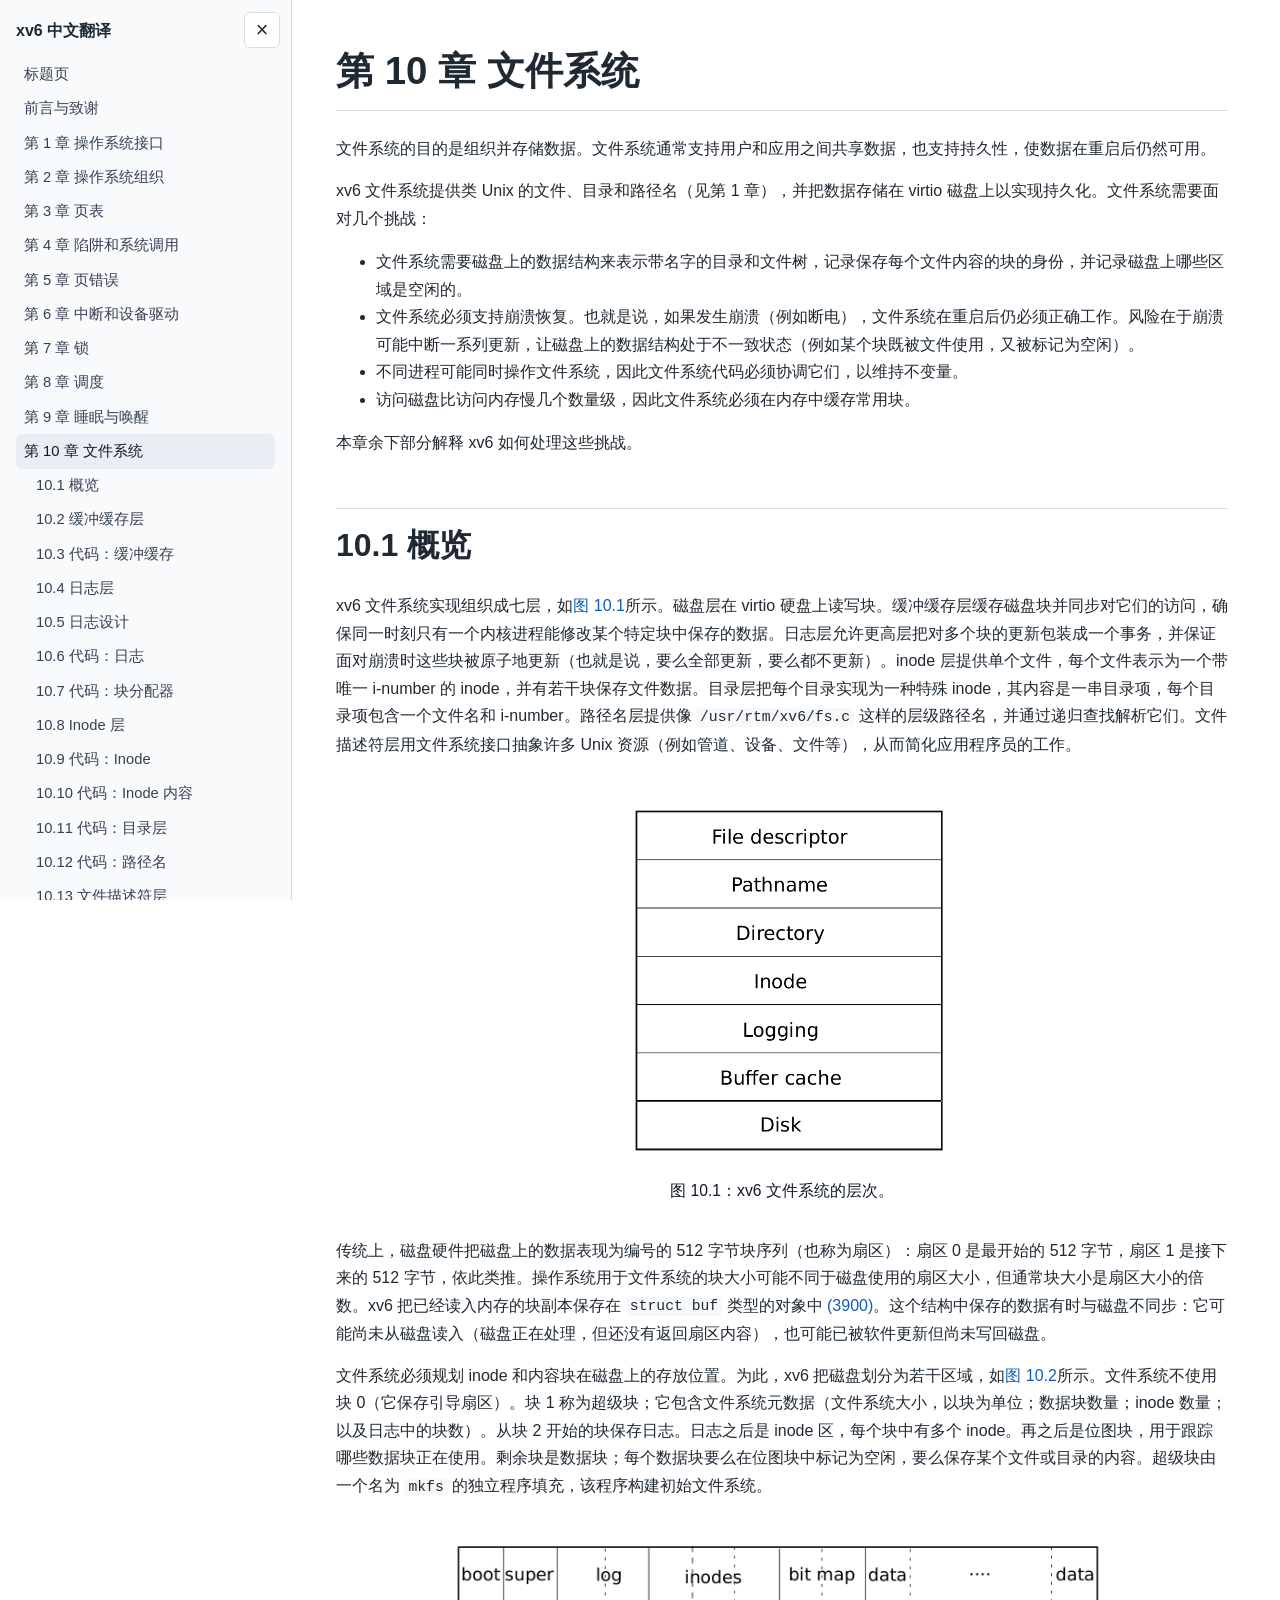
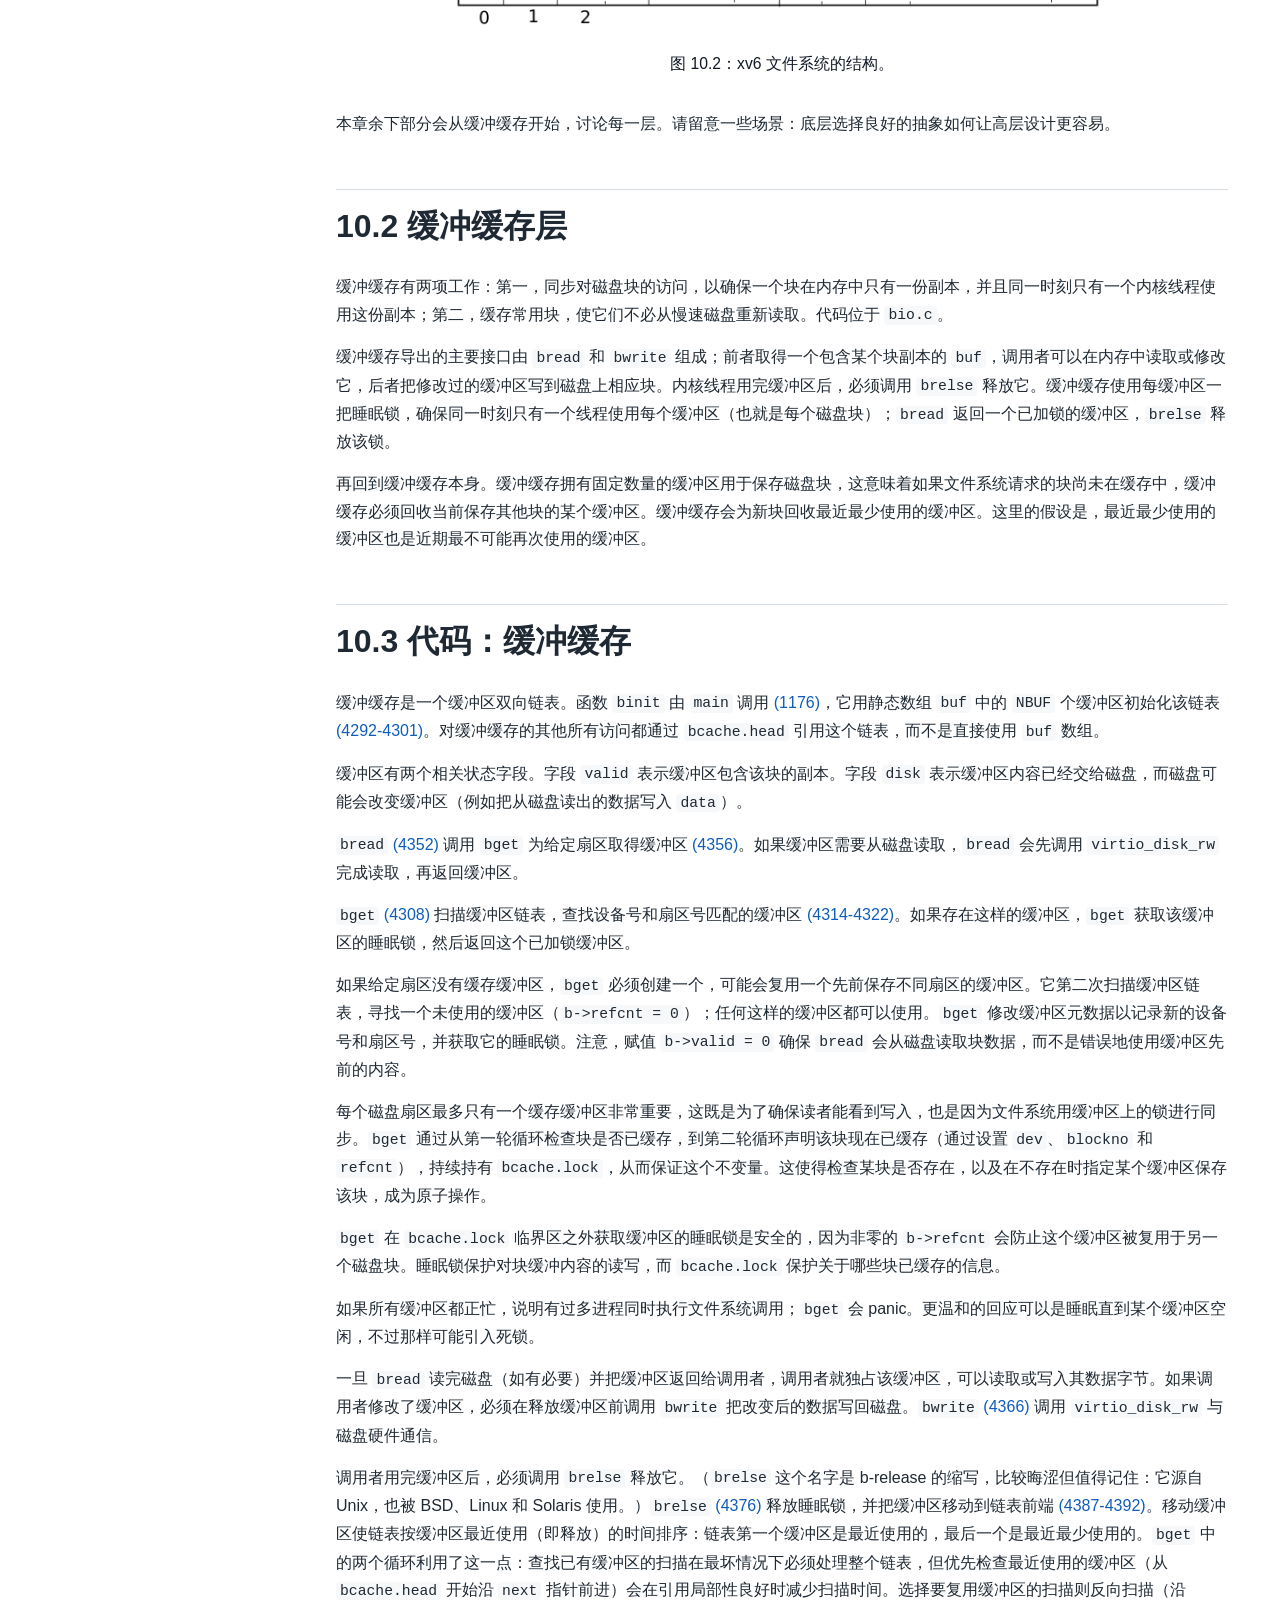
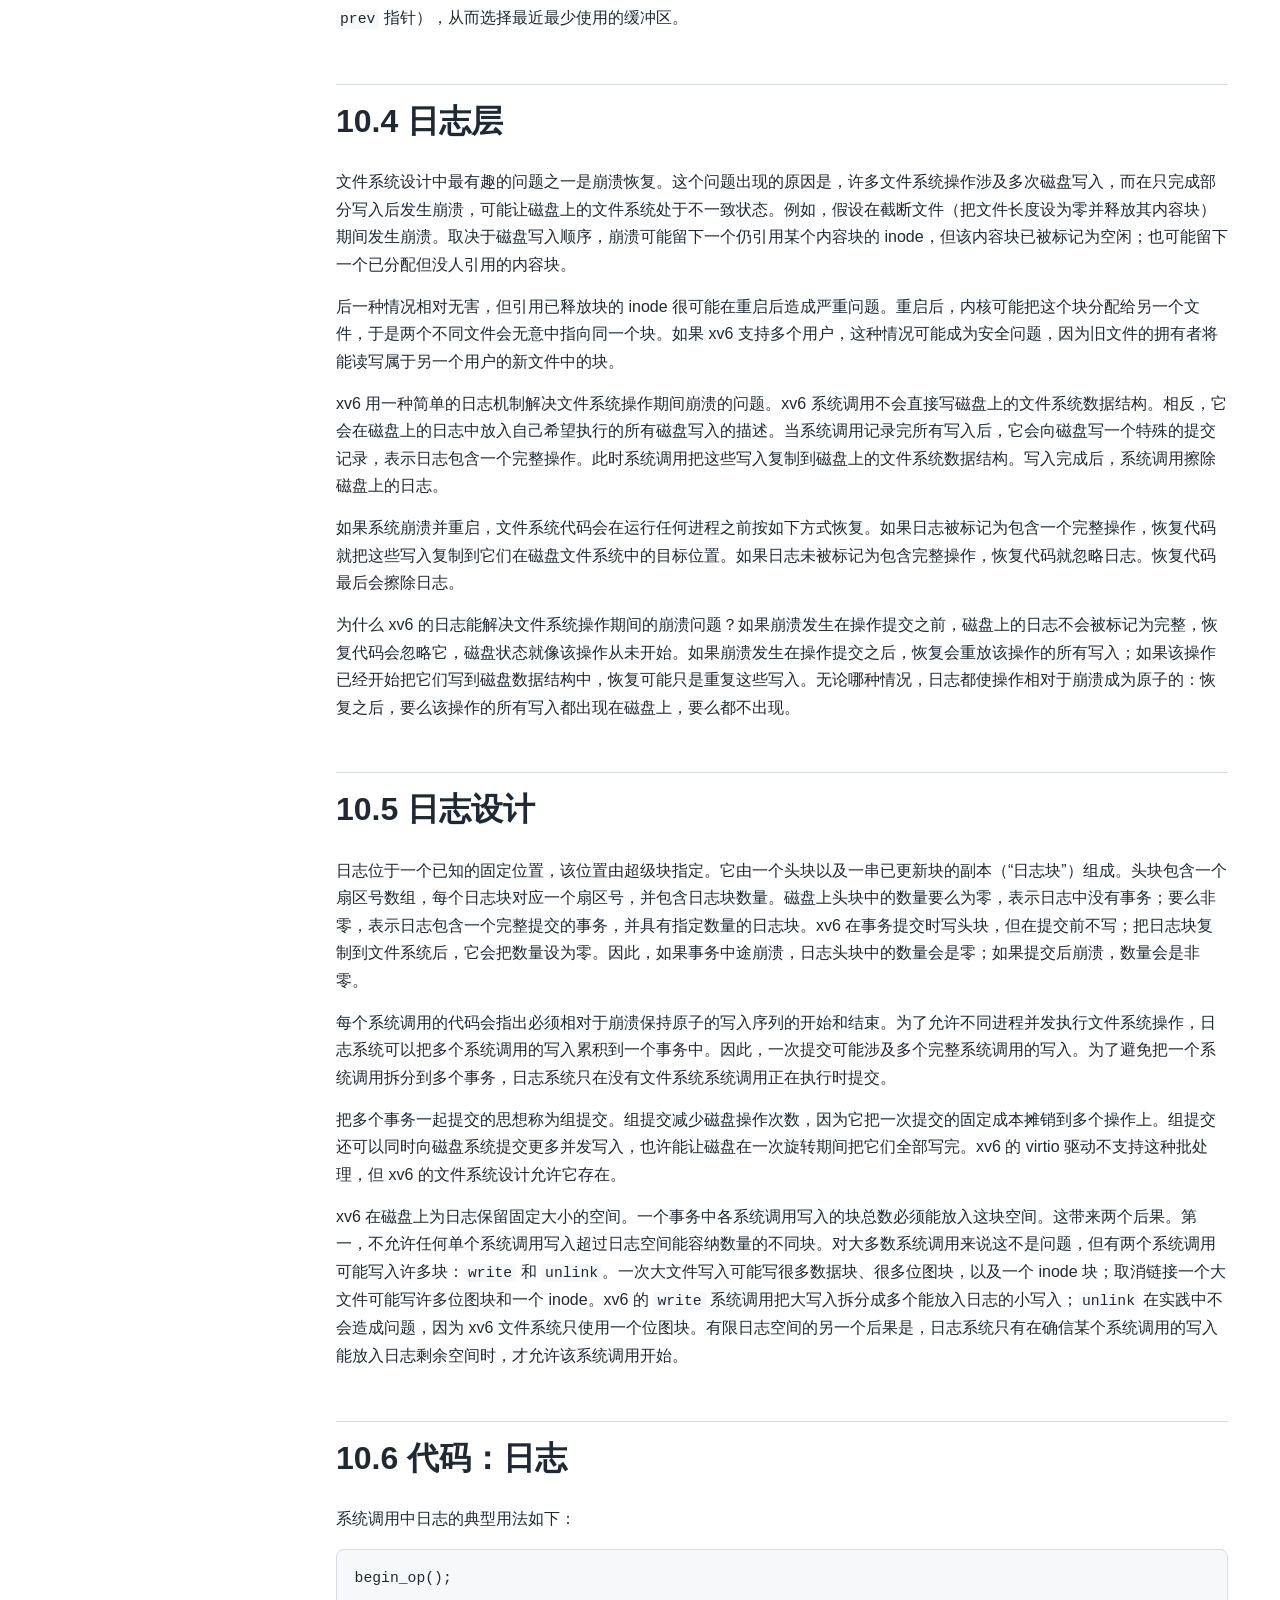
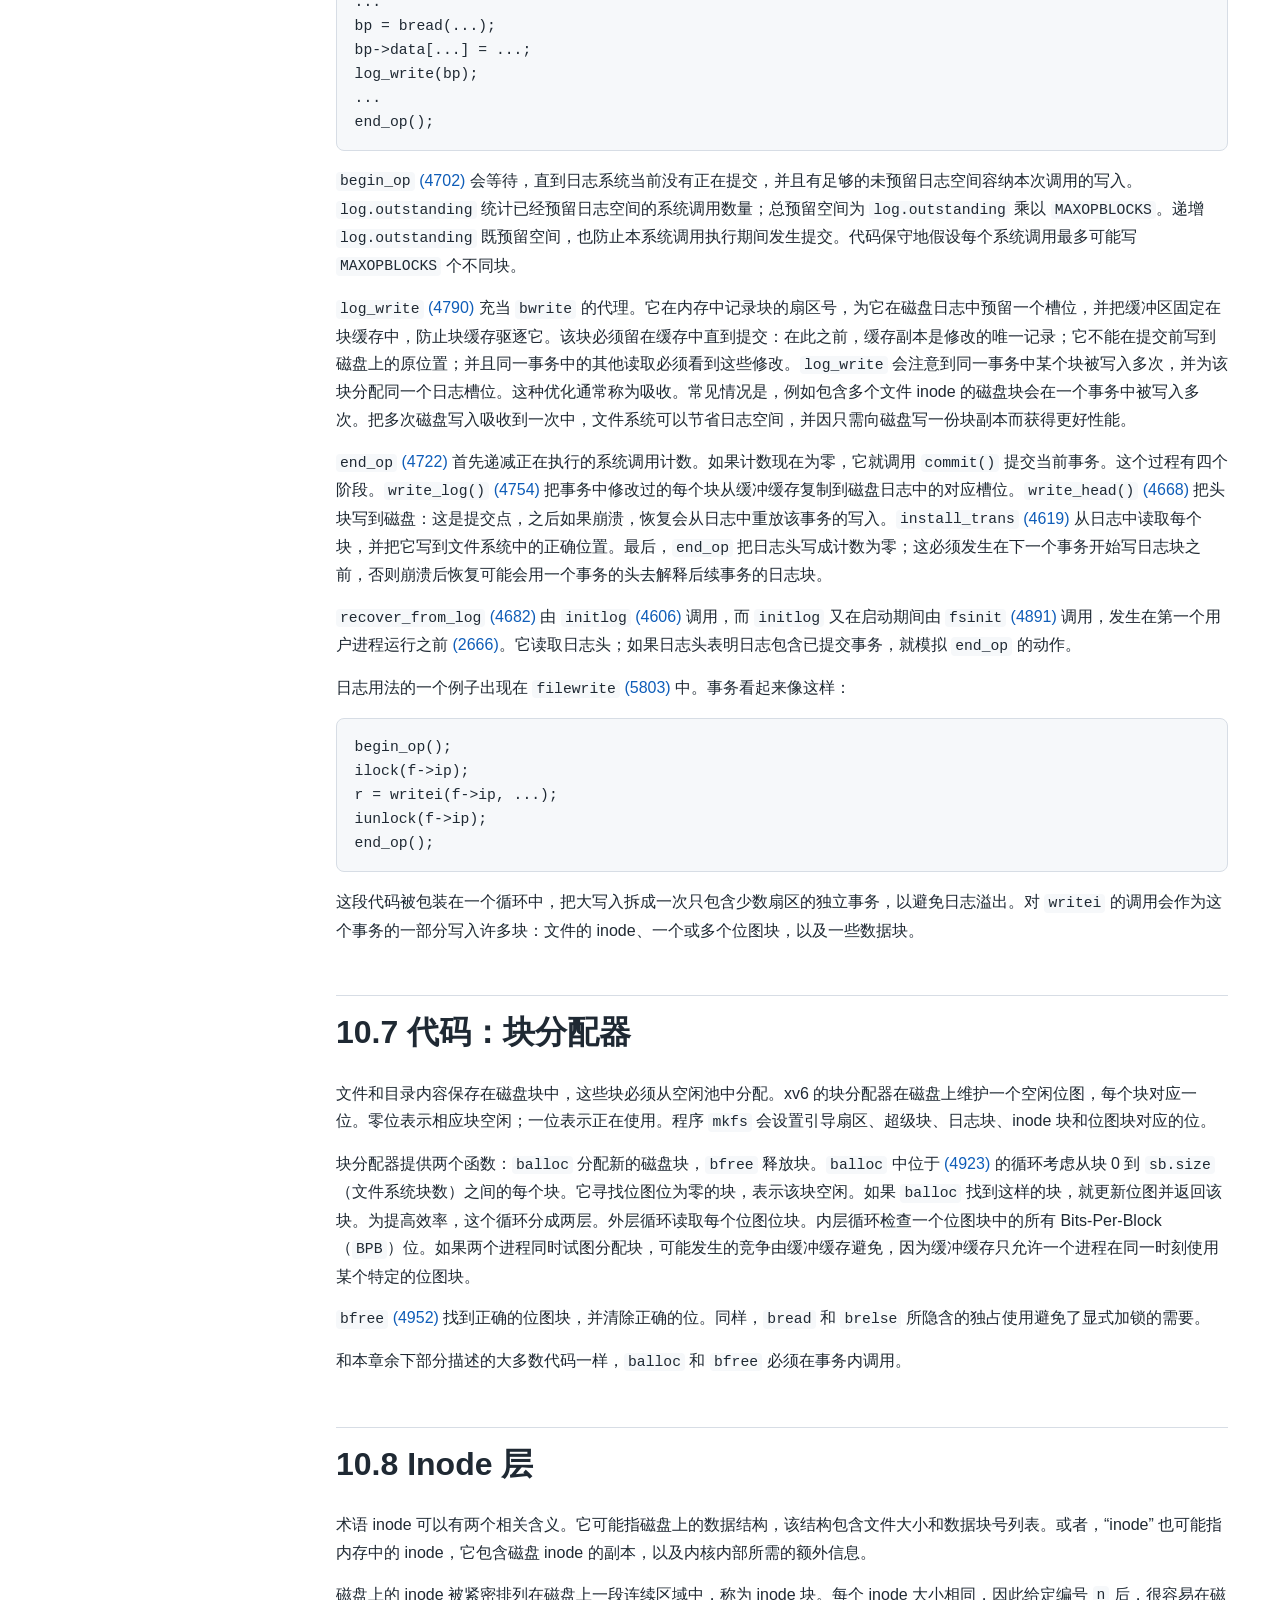
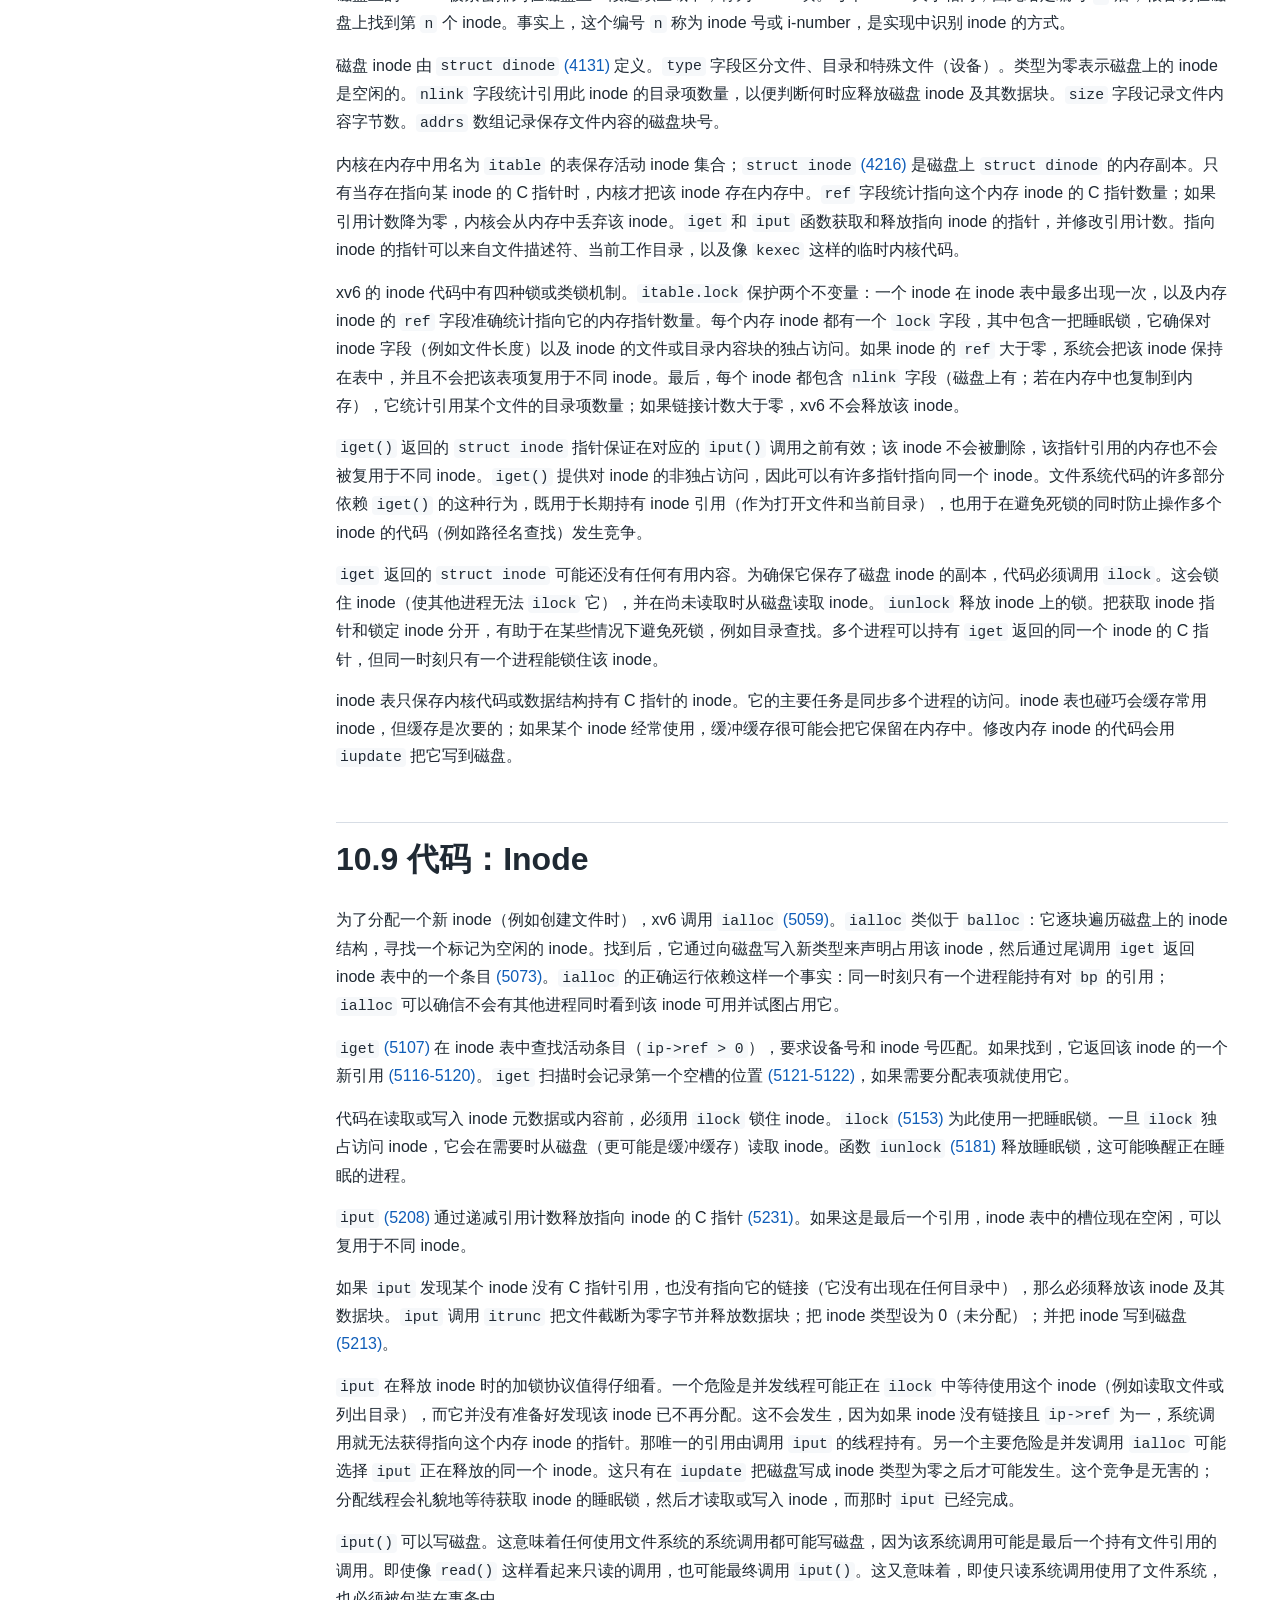
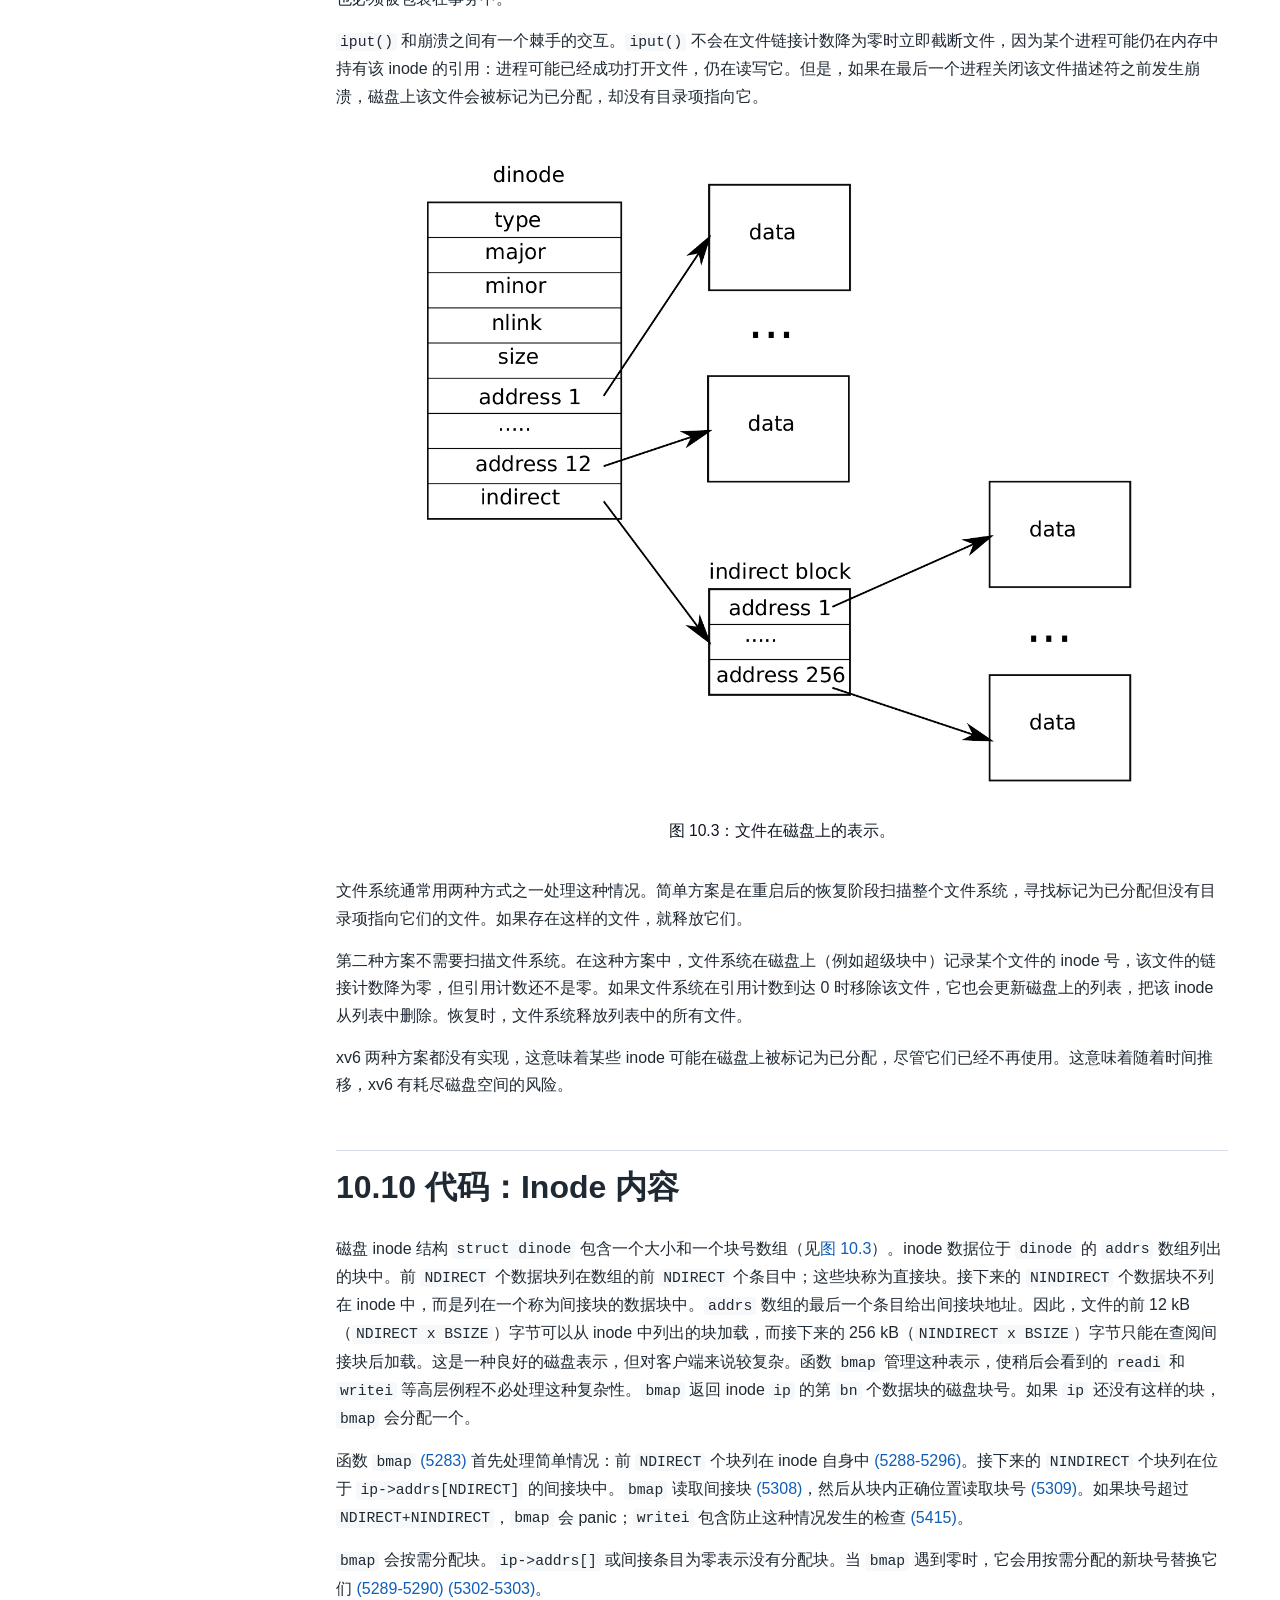
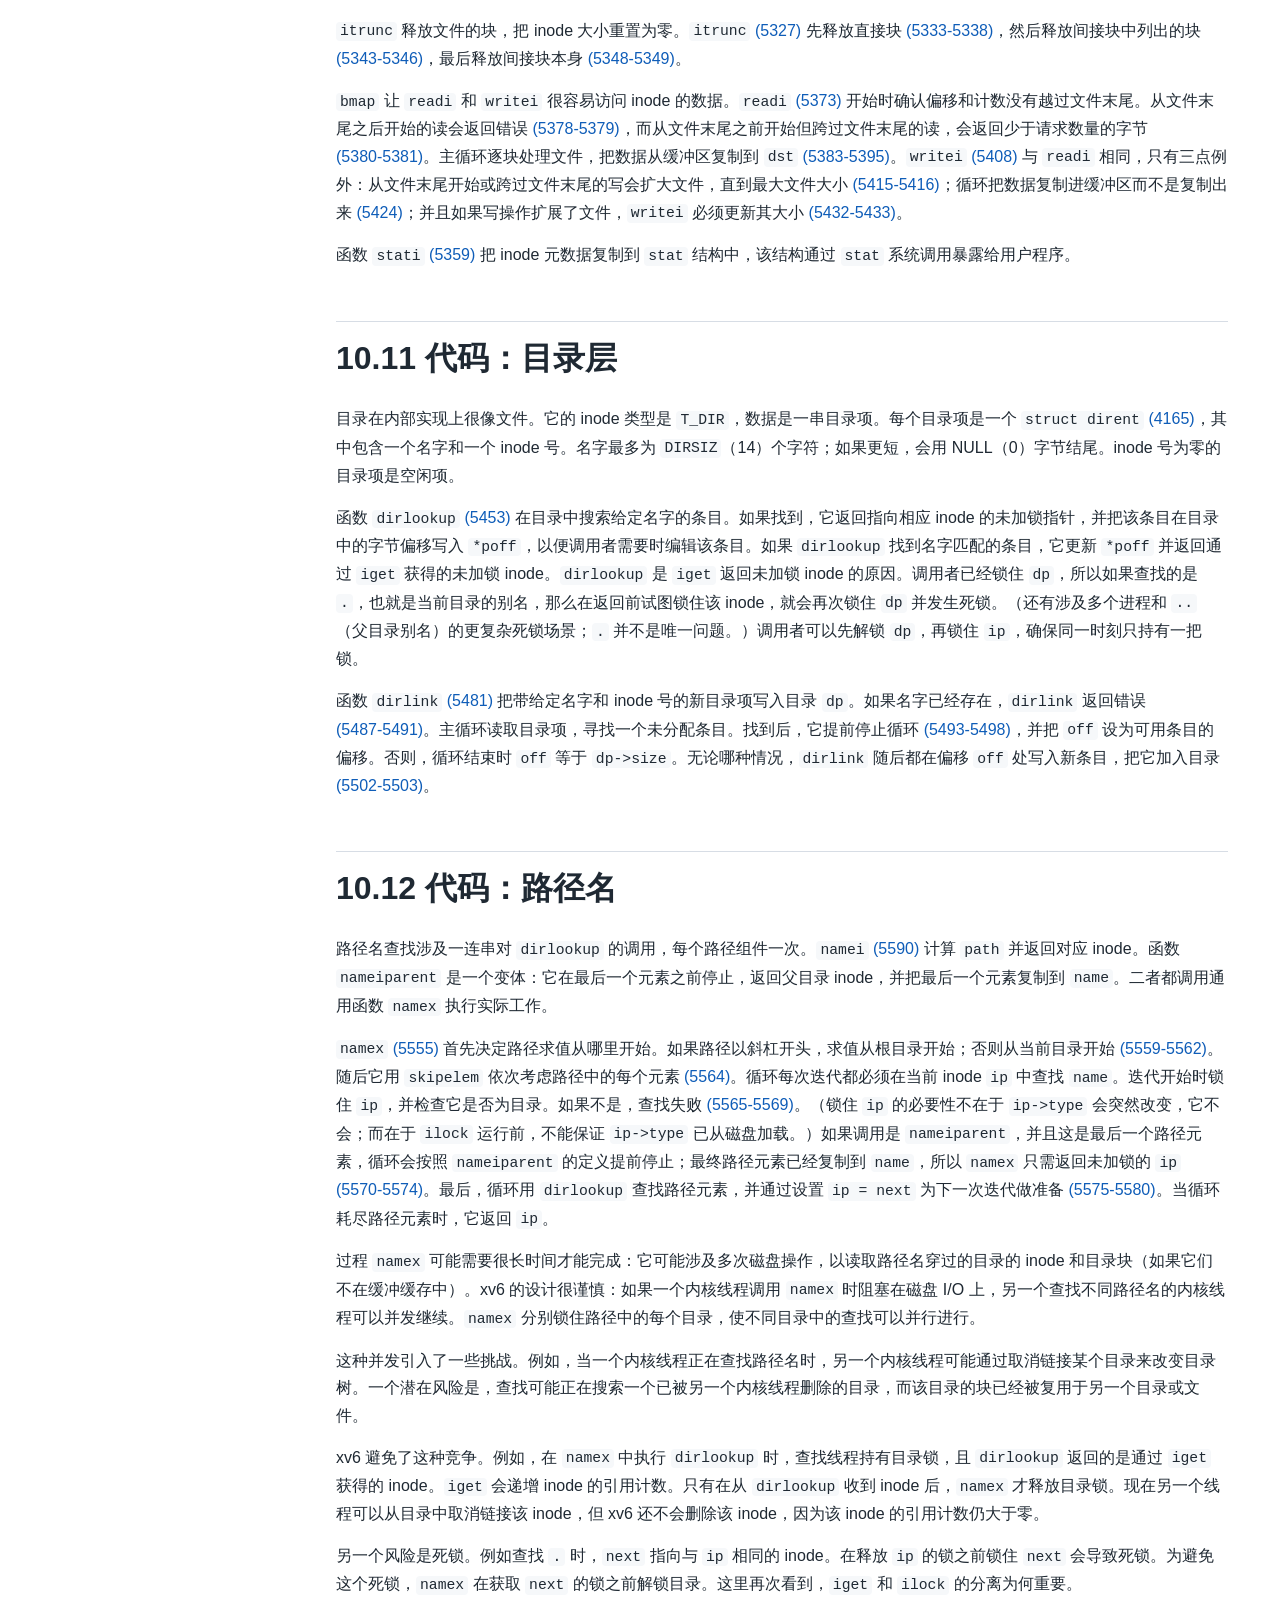
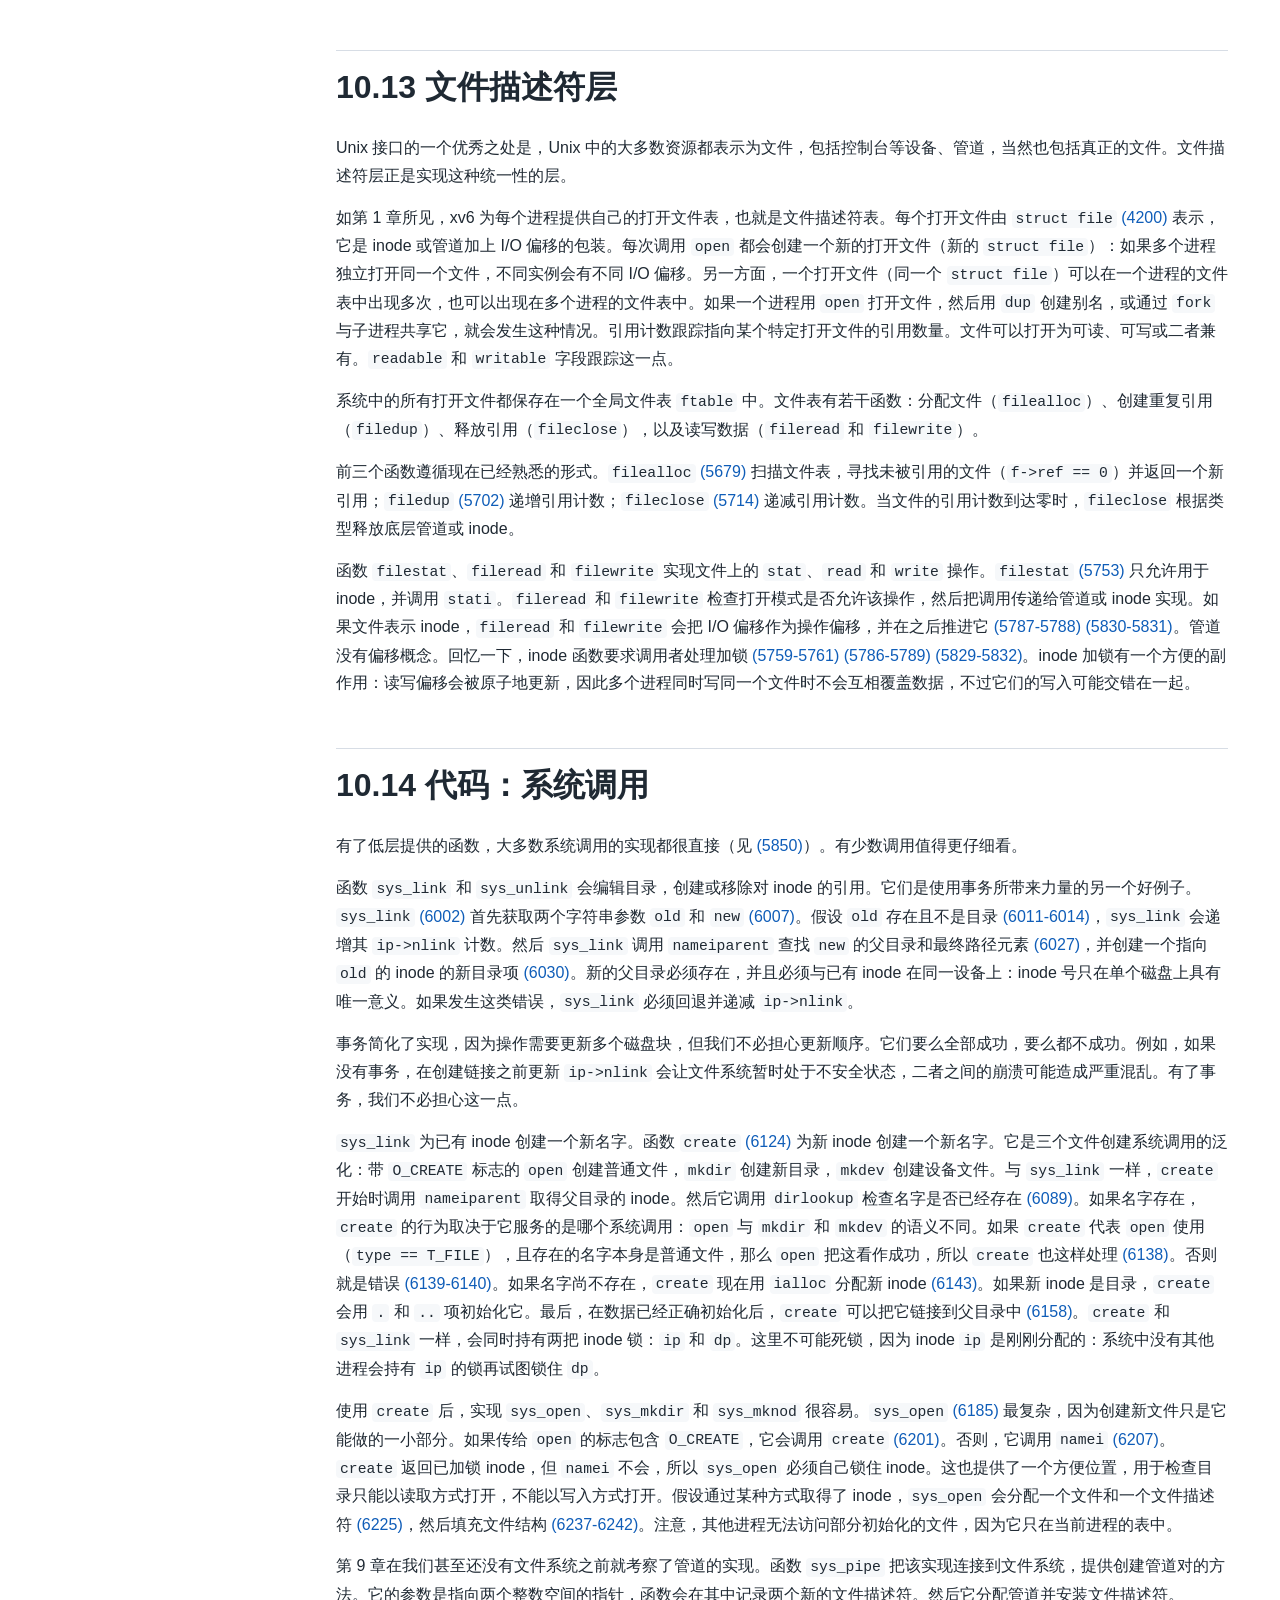
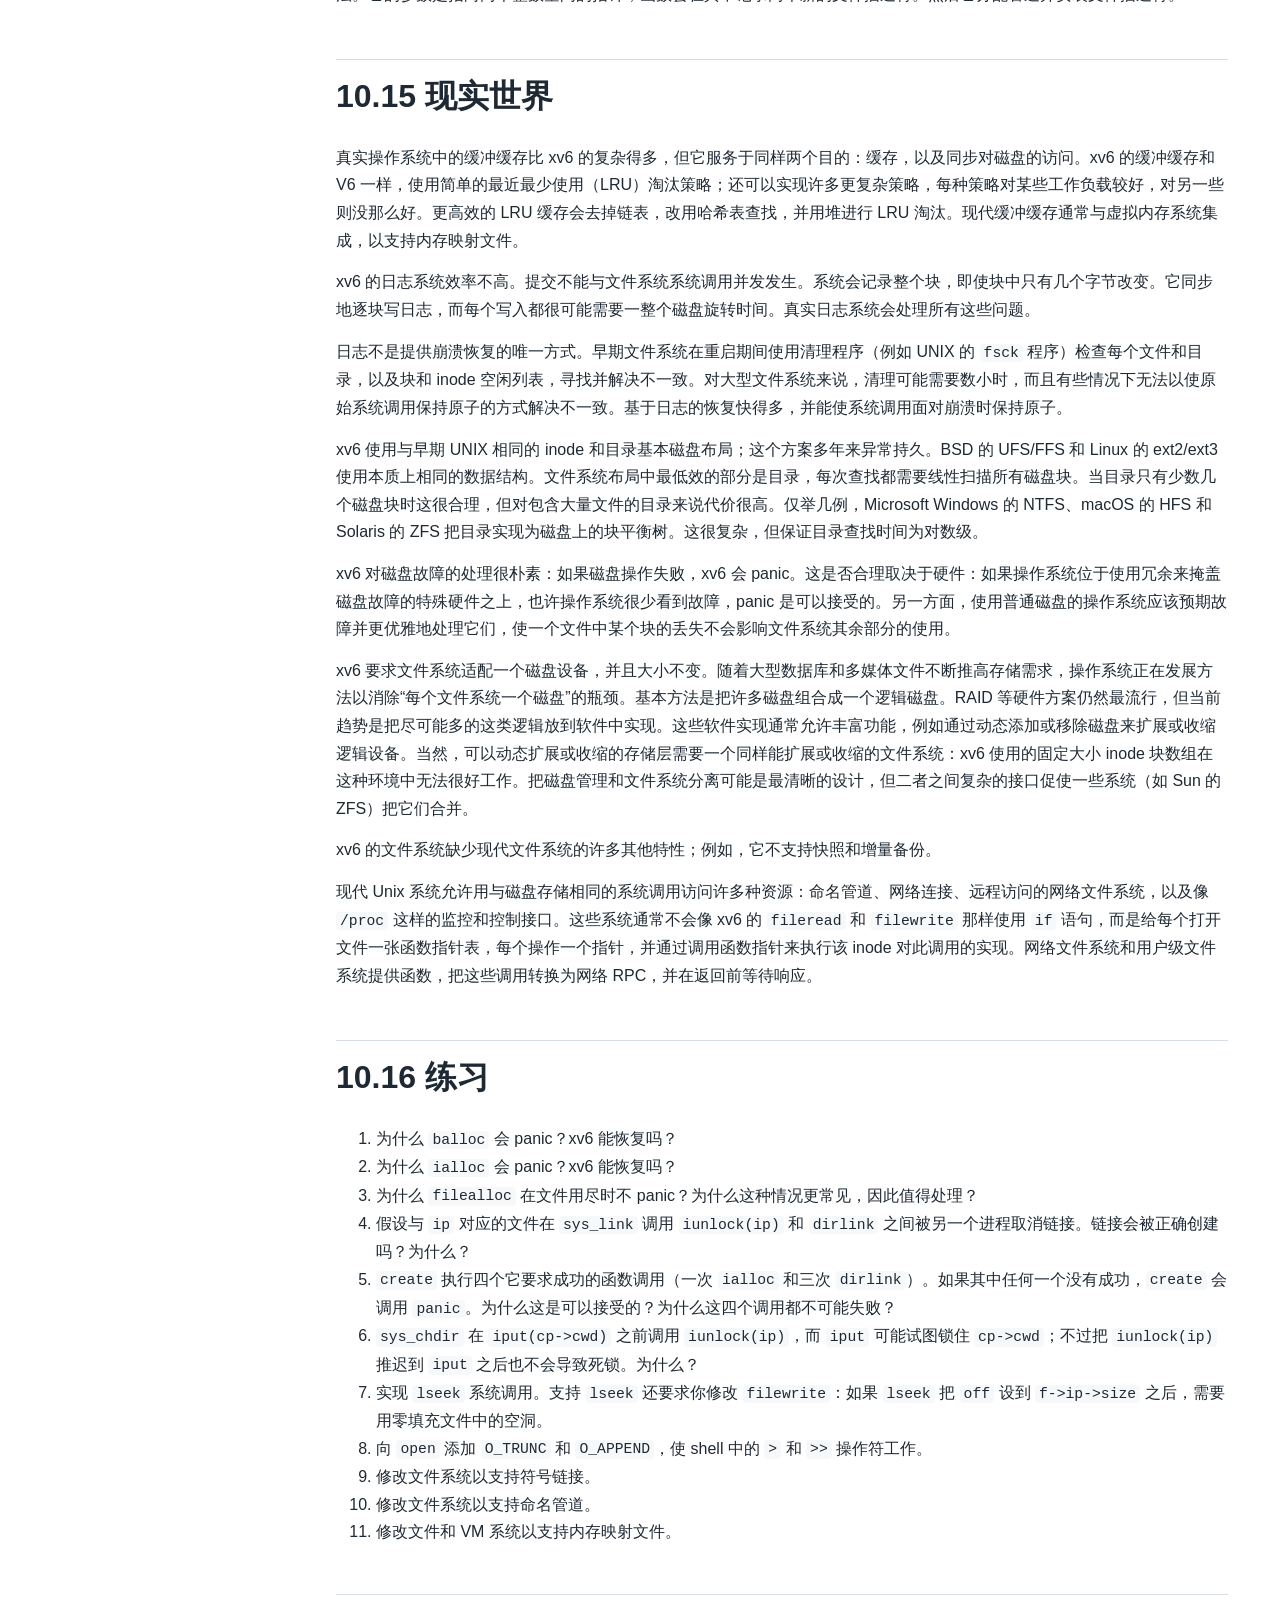
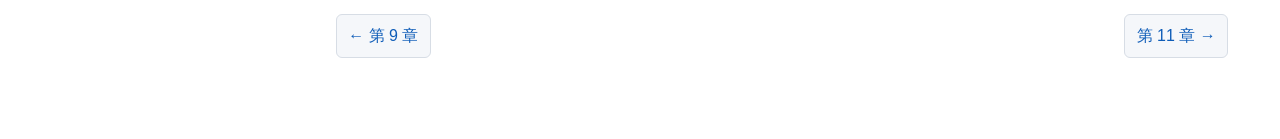
<file: chapter-10.html>
<!doctype html>
<html lang="zh-CN">
<head>
  <meta charset="utf-8">
  <meta name="viewport" content="width=device-width, initial-scale=1">
  <title>第 10 章 文件系统 - xv6 中文翻译</title>
  <link rel="stylesheet" href="assets/style.css">
  <script src="assets/sidebar.js" defer></script>
</head>
<body>
  <div class="layout">
    <aside class="sidebar">
      <h2>xv6 中文翻译</h2>
      <nav aria-label="章节导航">
        <a href="index.html">标题页</a><a href="foreword.html">前言与致谢</a><a href="chapter-01.html">第 1 章 操作系统接口</a><a href="chapter-02.html">第 2 章 操作系统组织</a><a href="chapter-03.html">第 3 章 页表</a><a href="chapter-04.html">第 4 章 陷阱和系统调用</a><a href="chapter-05.html">第 5 章 页错误</a><a href="chapter-06.html">第 6 章 中断和设备驱动</a><a href="chapter-07.html">第 7 章 锁</a><a href="chapter-08.html">第 8 章 调度</a><a href="chapter-09.html">第 9 章 睡眠与唤醒</a>
        <a class="active" href="chapter-10.html">第 10 章 文件系统</a>
        <a class="sub" href="#section-10-1">10.1 概览</a>
        <a class="sub" href="#section-10-2">10.2 缓冲缓存层</a>
        <a class="sub" href="#section-10-3">10.3 代码：缓冲缓存</a>
        <a class="sub" href="#section-10-4">10.4 日志层</a>
        <a class="sub" href="#section-10-5">10.5 日志设计</a>
        <a class="sub" href="#section-10-6">10.6 代码：日志</a>
        <a class="sub" href="#section-10-7">10.7 代码：块分配器</a>
        <a class="sub" href="#section-10-8">10.8 Inode 层</a>
        <a class="sub" href="#section-10-9">10.9 代码：Inode</a>
        <a class="sub" href="#section-10-10">10.10 代码：Inode 内容</a>
        <a class="sub" href="#section-10-11">10.11 代码：目录层</a>
        <a class="sub" href="#section-10-12">10.12 代码：路径名</a>
        <a class="sub" href="#section-10-13">10.13 文件描述符层</a>
        <a class="sub" href="#section-10-14">10.14 代码：系统调用</a>
        <a class="sub" href="#section-10-15">10.15 现实世界</a>
        <a class="sub" href="#section-10-16">10.16 练习</a>
        <a href="chapter-11.html">第 11 章 重谈并发</a><a href="chapter-12.html">第 12 章 总结</a><a href="references.html">参考文献</a>
      </nav>
    </aside>
    <main>
      <h1 class="page-title">第 10 章 文件系统</h1>
      <p>文件系统的目的是组织并存储数据。文件系统通常支持用户和应用之间共享数据，也支持持久性，使数据在重启后仍然可用。</p>
      <p>xv6 文件系统提供类 Unix 的文件、目录和路径名（见第 1 章），并把数据存储在 virtio 磁盘上以实现持久化。文件系统需要面对几个挑战：</p>
      <ul>
        <li>文件系统需要磁盘上的数据结构来表示带名字的目录和文件树，记录保存每个文件内容的块的身份，并记录磁盘上哪些区域是空闲的。</li>
        <li>文件系统必须支持崩溃恢复。也就是说，如果发生崩溃（例如断电），文件系统在重启后仍必须正确工作。风险在于崩溃可能中断一系列更新，让磁盘上的数据结构处于不一致状态（例如某个块既被文件使用，又被标记为空闲）。</li>
        <li>不同进程可能同时操作文件系统，因此文件系统代码必须协调它们，以维持不变量。</li>
        <li>访问磁盘比访问内存慢几个数量级，因此文件系统必须在内存中缓存常用块。</li>
      </ul>
      <p>本章余下部分解释 xv6 如何处理这些挑战。</p>

      <section id="section-10-1">
        <h2 class="chapter">10.1 概览</h2>
        <p>xv6 文件系统实现组织成七层，如<a href="#fig-10-1">图 10.1</a>所示。磁盘层在 virtio 硬盘上读写块。缓冲缓存层缓存磁盘块并同步对它们的访问，确保同一时刻只有一个内核进程能修改某个特定块中保存的数据。日志层允许更高层把对多个块的更新包装成一个事务，并保证面对崩溃时这些块被原子地更新（也就是说，要么全部更新，要么都不更新）。inode 层提供单个文件，每个文件表示为一个带唯一 i-number 的 inode，并有若干块保存文件数据。目录层把每个目录实现为一种特殊 inode，其内容是一串目录项，每个目录项包含一个文件名和 i-number。路径名层提供像 <code>/usr/rtm/xv6/fs.c</code> 这样的层级路径名，并通过递归查找解析它们。文件描述符层用文件系统接口抽象许多 Unix 资源（例如管道、设备、文件等），从而简化应用程序员的工作。</p>
        <figure id="fig-10-1">
          <img src="assets/figures/figure-10-1.png" alt="图 10.1：xv6 文件系统的层次" loading="lazy" decoding="async" style="display: block; max-width: 360px; width: 100%; height: auto; margin: 0 auto;">
          <figcaption>图 10.1：xv6 文件系统的层次。</figcaption>
        </figure>
        <p>传统上，磁盘硬件把磁盘上的数据表现为编号的 512 字节块序列（也称为扇区）：扇区 0 是最开始的 512 字节，扇区 1 是接下来的 512 字节，依此类推。操作系统用于文件系统的块大小可能不同于磁盘使用的扇区大小，但通常块大小是扇区大小的倍数。xv6 把已经读入内存的块副本保存在 <code>struct buf</code> 类型的对象中 <a class="source-ref" href="https://github.com/mit-pdos/xv6-riscv/blob/riscv/kernel/buf.h#L1" target="_blank" rel="noopener">(3900)</a>。这个结构中保存的数据有时与磁盘不同步：它可能尚未从磁盘读入（磁盘正在处理，但还没有返回扇区内容），也可能已被软件更新但尚未写回磁盘。</p>
        <p>文件系统必须规划 inode 和内容块在磁盘上的存放位置。为此，xv6 把磁盘划分为若干区域，如<a href="#fig-10-2">图 10.2</a>所示。文件系统不使用块 0（它保存引导扇区）。块 1 称为超级块；它包含文件系统元数据（文件系统大小，以块为单位；数据块数量；inode 数量；以及日志中的块数）。从块 2 开始的块保存日志。日志之后是 inode 区，每个块中有多个 inode。再之后是位图块，用于跟踪哪些数据块正在使用。剩余块是数据块；每个数据块要么在位图块中标记为空闲，要么保存某个文件或目录的内容。超级块由一个名为 <code>mkfs</code> 的独立程序填充，该程序构建初始文件系统。</p>
        <figure id="fig-10-2">
          <img src="assets/figures/figure-10-2.png" alt="图 10.2：xv6 文件系统的结构" loading="lazy" decoding="async" style="display: block; max-width: 720px; width: 100%; height: auto; margin: 0 auto;">
          <figcaption>图 10.2：xv6 文件系统的结构。</figcaption>
        </figure>
        <p>本章余下部分会从缓冲缓存开始，讨论每一层。请留意一些场景：底层选择良好的抽象如何让高层设计更容易。</p>
      </section>

      <section id="section-10-2">
        <h2 class="chapter">10.2 缓冲缓存层</h2>
        <p>缓冲缓存有两项工作：第一，同步对磁盘块的访问，以确保一个块在内存中只有一份副本，并且同一时刻只有一个内核线程使用这份副本；第二，缓存常用块，使它们不必从慢速磁盘重新读取。代码位于 <code>bio.c</code>。</p>
        <p>缓冲缓存导出的主要接口由 <code>bread</code> 和 <code>bwrite</code> 组成；前者取得一个包含某个块副本的 <code>buf</code>，调用者可以在内存中读取或修改它，后者把修改过的缓冲区写到磁盘上相应块。内核线程用完缓冲区后，必须调用 <code>brelse</code> 释放它。缓冲缓存使用每缓冲区一把睡眠锁，确保同一时刻只有一个线程使用每个缓冲区（也就是每个磁盘块）；<code>bread</code> 返回一个已加锁的缓冲区，<code>brelse</code> 释放该锁。</p>
        <p>再回到缓冲缓存本身。缓冲缓存拥有固定数量的缓冲区用于保存磁盘块，这意味着如果文件系统请求的块尚未在缓存中，缓冲缓存必须回收当前保存其他块的某个缓冲区。缓冲缓存会为新块回收最近最少使用的缓冲区。这里的假设是，最近最少使用的缓冲区也是近期最不可能再次使用的缓冲区。</p>
      </section>

      <section id="section-10-3">
        <h2 class="chapter">10.3 代码：缓冲缓存</h2>
        <p>缓冲缓存是一个缓冲区双向链表。函数 <code>binit</code> 由 <code>main</code> 调用 <a class="source-ref" href="https://github.com/mit-pdos/xv6-riscv/blob/riscv/kernel/main.c#L27" target="_blank" rel="noopener">(1176)</a>，它用静态数组 <code>buf</code> 中的 <code>NBUF</code> 个缓冲区初始化该链表 <a class="source-ref" href="https://github.com/mit-pdos/xv6-riscv/blob/riscv/kernel/bio.c#L43-L52" target="_blank" rel="noopener">(4292-4301)</a>。对缓冲缓存的其他所有访问都通过 <code>bcache.head</code> 引用这个链表，而不是直接使用 <code>buf</code> 数组。</p>
        <p>缓冲区有两个相关状态字段。字段 <code>valid</code> 表示缓冲区包含该块的副本。字段 <code>disk</code> 表示缓冲区内容已经交给磁盘，而磁盘可能会改变缓冲区（例如把从磁盘读出的数据写入 <code>data</code>）。</p>
        <p><code>bread</code> <a class="source-ref" href="https://github.com/mit-pdos/xv6-riscv/blob/riscv/kernel/bio.c#L93" target="_blank" rel="noopener">(4352)</a> 调用 <code>bget</code> 为给定扇区取得缓冲区 <a class="source-ref" href="https://github.com/mit-pdos/xv6-riscv/blob/riscv/kernel/bio.c#L97" target="_blank" rel="noopener">(4356)</a>。如果缓冲区需要从磁盘读取，<code>bread</code> 会先调用 <code>virtio_disk_rw</code> 完成读取，再返回缓冲区。</p>
        <p><code>bget</code> <a class="source-ref" href="https://github.com/mit-pdos/xv6-riscv/blob/riscv/kernel/bio.c#L59" target="_blank" rel="noopener">(4308)</a> 扫描缓冲区链表，查找设备号和扇区号匹配的缓冲区 <a class="source-ref" href="https://github.com/mit-pdos/xv6-riscv/blob/riscv/kernel/bio.c#L65-L73" target="_blank" rel="noopener">(4314-4322)</a>。如果存在这样的缓冲区，<code>bget</code> 获取该缓冲区的睡眠锁，然后返回这个已加锁缓冲区。</p>
        <p>如果给定扇区没有缓存缓冲区，<code>bget</code> 必须创建一个，可能会复用一个先前保存不同扇区的缓冲区。它第二次扫描缓冲区链表，寻找一个未使用的缓冲区（<code>b-&gt;refcnt = 0</code>）；任何这样的缓冲区都可以使用。<code>bget</code> 修改缓冲区元数据以记录新的设备号和扇区号，并获取它的睡眠锁。注意，赋值 <code>b-&gt;valid = 0</code> 确保 <code>bread</code> 会从磁盘读取块数据，而不是错误地使用缓冲区先前的内容。</p>
        <p>每个磁盘扇区最多只有一个缓存缓冲区非常重要，这既是为了确保读者能看到写入，也是因为文件系统用缓冲区上的锁进行同步。<code>bget</code> 通过从第一轮循环检查块是否已缓存，到第二轮循环声明该块现在已缓存（通过设置 <code>dev</code>、<code>blockno</code> 和 <code>refcnt</code>），持续持有 <code>bcache.lock</code>，从而保证这个不变量。这使得检查某块是否存在，以及在不存在时指定某个缓冲区保存该块，成为原子操作。</p>
        <p><code>bget</code> 在 <code>bcache.lock</code> 临界区之外获取缓冲区的睡眠锁是安全的，因为非零的 <code>b-&gt;refcnt</code> 会防止这个缓冲区被复用于另一个磁盘块。睡眠锁保护对块缓冲内容的读写，而 <code>bcache.lock</code> 保护关于哪些块已缓存的信息。</p>
        <p>如果所有缓冲区都正忙，说明有过多进程同时执行文件系统调用；<code>bget</code> 会 panic。更温和的回应可以是睡眠直到某个缓冲区空闲，不过那样可能引入死锁。</p>
        <p>一旦 <code>bread</code> 读完磁盘（如有必要）并把缓冲区返回给调用者，调用者就独占该缓冲区，可以读取或写入其数据字节。如果调用者修改了缓冲区，必须在释放缓冲区前调用 <code>bwrite</code> 把改变后的数据写回磁盘。<code>bwrite</code> <a class="source-ref" href="https://github.com/mit-pdos/xv6-riscv/blob/riscv/kernel/bio.c#L107" target="_blank" rel="noopener">(4366)</a> 调用 <code>virtio_disk_rw</code> 与磁盘硬件通信。</p>
        <p>调用者用完缓冲区后，必须调用 <code>brelse</code> 释放它。（<code>brelse</code> 这个名字是 b-release 的缩写，比较晦涩但值得记住：它源自 Unix，也被 BSD、Linux 和 Solaris 使用。）<code>brelse</code> <a class="source-ref" href="https://github.com/mit-pdos/xv6-riscv/blob/riscv/kernel/bio.c#L117" target="_blank" rel="noopener">(4376)</a> 释放睡眠锁，并把缓冲区移动到链表前端 <a class="source-ref" href="https://github.com/mit-pdos/xv6-riscv/blob/riscv/kernel/bio.c#L128-L133" target="_blank" rel="noopener">(4387-4392)</a>。移动缓冲区使链表按缓冲区最近使用（即释放）的时间排序：链表第一个缓冲区是最近使用的，最后一个是最近最少使用的。<code>bget</code> 中的两个循环利用了这一点：查找已有缓冲区的扫描在最坏情况下必须处理整个链表，但优先检查最近使用的缓冲区（从 <code>bcache.head</code> 开始沿 <code>next</code> 指针前进）会在引用局部性良好时减少扫描时间。选择要复用缓冲区的扫描则反向扫描（沿 <code>prev</code> 指针），从而选择最近最少使用的缓冲区。</p>
      </section>

      <section id="section-10-4">
        <h2 class="chapter">10.4 日志层</h2>
        <p>文件系统设计中最有趣的问题之一是崩溃恢复。这个问题出现的原因是，许多文件系统操作涉及多次磁盘写入，而在只完成部分写入后发生崩溃，可能让磁盘上的文件系统处于不一致状态。例如，假设在截断文件（把文件长度设为零并释放其内容块）期间发生崩溃。取决于磁盘写入顺序，崩溃可能留下一个仍引用某个内容块的 inode，但该内容块已被标记为空闲；也可能留下一个已分配但没人引用的内容块。</p>
        <p>后一种情况相对无害，但引用已释放块的 inode 很可能在重启后造成严重问题。重启后，内核可能把这个块分配给另一个文件，于是两个不同文件会无意中指向同一个块。如果 xv6 支持多个用户，这种情况可能成为安全问题，因为旧文件的拥有者将能读写属于另一个用户的新文件中的块。</p>
        <p>xv6 用一种简单的日志机制解决文件系统操作期间崩溃的问题。xv6 系统调用不会直接写磁盘上的文件系统数据结构。相反，它会在磁盘上的日志中放入自己希望执行的所有磁盘写入的描述。当系统调用记录完所有写入后，它会向磁盘写一个特殊的提交记录，表示日志包含一个完整操作。此时系统调用把这些写入复制到磁盘上的文件系统数据结构。写入完成后，系统调用擦除磁盘上的日志。</p>
        <p>如果系统崩溃并重启，文件系统代码会在运行任何进程之前按如下方式恢复。如果日志被标记为包含一个完整操作，恢复代码就把这些写入复制到它们在磁盘文件系统中的目标位置。如果日志未被标记为包含完整操作，恢复代码就忽略日志。恢复代码最后会擦除日志。</p>
        <p>为什么 xv6 的日志能解决文件系统操作期间的崩溃问题？如果崩溃发生在操作提交之前，磁盘上的日志不会被标记为完整，恢复代码会忽略它，磁盘状态就像该操作从未开始。如果崩溃发生在操作提交之后，恢复会重放该操作的所有写入；如果该操作已经开始把它们写到磁盘数据结构中，恢复可能只是重复这些写入。无论哪种情况，日志都使操作相对于崩溃成为原子的：恢复之后，要么该操作的所有写入都出现在磁盘上，要么都不出现。</p>
      </section>

      <section id="section-10-5">
        <h2 class="chapter">10.5 日志设计</h2>
        <p>日志位于一个已知的固定位置，该位置由超级块指定。它由一个头块以及一串已更新块的副本（“日志块”）组成。头块包含一个扇区号数组，每个日志块对应一个扇区号，并包含日志块数量。磁盘上头块中的数量要么为零，表示日志中没有事务；要么非零，表示日志包含一个完整提交的事务，并具有指定数量的日志块。xv6 在事务提交时写头块，但在提交前不写；把日志块复制到文件系统后，它会把数量设为零。因此，如果事务中途崩溃，日志头块中的数量会是零；如果提交后崩溃，数量会是非零。</p>
        <p>每个系统调用的代码会指出必须相对于崩溃保持原子的写入序列的开始和结束。为了允许不同进程并发执行文件系统操作，日志系统可以把多个系统调用的写入累积到一个事务中。因此，一次提交可能涉及多个完整系统调用的写入。为了避免把一个系统调用拆分到多个事务，日志系统只在没有文件系统系统调用正在执行时提交。</p>
        <p>把多个事务一起提交的思想称为组提交。组提交减少磁盘操作次数，因为它把一次提交的固定成本摊销到多个操作上。组提交还可以同时向磁盘系统提交更多并发写入，也许能让磁盘在一次旋转期间把它们全部写完。xv6 的 virtio 驱动不支持这种批处理，但 xv6 的文件系统设计允许它存在。</p>
        <p>xv6 在磁盘上为日志保留固定大小的空间。一个事务中各系统调用写入的块总数必须能放入这块空间。这带来两个后果。第一，不允许任何单个系统调用写入超过日志空间能容纳数量的不同块。对大多数系统调用来说这不是问题，但有两个系统调用可能写入许多块：<code>write</code> 和 <code>unlink</code>。一次大文件写入可能写很多数据块、很多位图块，以及一个 inode 块；取消链接一个大文件可能写许多位图块和一个 inode。xv6 的 <code>write</code> 系统调用把大写入拆分成多个能放入日志的小写入；<code>unlink</code> 在实践中不会造成问题，因为 xv6 文件系统只使用一个位图块。有限日志空间的另一个后果是，日志系统只有在确信某个系统调用的写入能放入日志剩余空间时，才允许该系统调用开始。</p>
      </section>

      <section id="section-10-6">
        <h2 class="chapter">10.6 代码：日志</h2>
        <p>系统调用中日志的典型用法如下：</p>
        <pre><code class="language-c">begin_op();
...
bp = bread(...);
bp-&gt;data[...] = ...;
log_write(bp);
...
end_op();</code></pre>
        <p><code>begin_op</code> <a class="source-ref" href="https://github.com/mit-pdos/xv6-riscv/blob/riscv/kernel/log.c#L128" target="_blank" rel="noopener">(4702)</a> 会等待，直到日志系统当前没有正在提交，并且有足够的未预留日志空间容纳本次调用的写入。<code>log.outstanding</code> 统计已经预留日志空间的系统调用数量；总预留空间为 <code>log.outstanding</code> 乘以 <code>MAXOPBLOCKS</code>。递增 <code>log.outstanding</code> 既预留空间，也防止本系统调用执行期间发生提交。代码保守地假设每个系统调用最多可能写 <code>MAXOPBLOCKS</code> 个不同块。</p>
        <p><code>log_write</code> <a class="source-ref" href="https://github.com/mit-pdos/xv6-riscv/blob/riscv/kernel/log.c#L216" target="_blank" rel="noopener">(4790)</a> 充当 <code>bwrite</code> 的代理。它在内存中记录块的扇区号，为它在磁盘日志中预留一个槽位，并把缓冲区固定在块缓存中，防止块缓存驱逐它。该块必须留在缓存中直到提交：在此之前，缓存副本是修改的唯一记录；它不能在提交前写到磁盘上的原位置；并且同一事务中的其他读取必须看到这些修改。<code>log_write</code> 会注意到同一事务中某个块被写入多次，并为该块分配同一个日志槽位。这种优化通常称为吸收。常见情况是，例如包含多个文件 inode 的磁盘块会在一个事务中被写入多次。把多次磁盘写入吸收到一次中，文件系统可以节省日志空间，并因只需向磁盘写一份块副本而获得更好性能。</p>
        <p><code>end_op</code> <a class="source-ref" href="https://github.com/mit-pdos/xv6-riscv/blob/riscv/kernel/log.c#L148" target="_blank" rel="noopener">(4722)</a> 首先递减正在执行的系统调用计数。如果计数现在为零，它就调用 <code>commit()</code> 提交当前事务。这个过程有四个阶段。<code>write_log()</code> <a class="source-ref" href="https://github.com/mit-pdos/xv6-riscv/blob/riscv/kernel/log.c#L180" target="_blank" rel="noopener">(4754)</a> 把事务中修改过的每个块从缓冲缓存复制到磁盘日志中的对应槽位。<code>write_head()</code> <a class="source-ref" href="https://github.com/mit-pdos/xv6-riscv/blob/riscv/kernel/log.c#L104" target="_blank" rel="noopener">(4668)</a> 把头块写到磁盘：这是提交点，之后如果崩溃，恢复会从日志中重放该事务的写入。<code>install_trans</code> <a class="source-ref" href="https://github.com/mit-pdos/xv6-riscv/blob/riscv/kernel/log.c#L67" target="_blank" rel="noopener">(4619)</a> 从日志中读取每个块，并把它写到文件系统中的正确位置。最后，<code>end_op</code> 把日志头写成计数为零；这必须发生在下一个事务开始写日志块之前，否则崩溃后恢复可能会用一个事务的头去解释后续事务的日志块。</p>
        <p><code>recover_from_log</code> <a class="source-ref" href="https://github.com/mit-pdos/xv6-riscv/blob/riscv/kernel/log.c#L118" target="_blank" rel="noopener">(4682)</a> 由 <code>initlog</code> <a class="source-ref" href="https://github.com/mit-pdos/xv6-riscv/blob/riscv/kernel/log.c#L54" target="_blank" rel="noopener">(4606)</a> 调用，而 <code>initlog</code> 又在启动期间由 <code>fsinit</code> <a class="source-ref" href="https://github.com/mit-pdos/xv6-riscv/blob/riscv/kernel/fs.c#L42" target="_blank" rel="noopener">(4891)</a> 调用，发生在第一个用户进程运行之前 <a class="source-ref" href="https://github.com/mit-pdos/xv6-riscv/blob/riscv/kernel/proc.c#L516" target="_blank" rel="noopener">(2666)</a>。它读取日志头；如果日志头表明日志包含已提交事务，就模拟 <code>end_op</code> 的动作。</p>
        <p>日志用法的一个例子出现在 <code>filewrite</code> <a class="source-ref" href="https://github.com/mit-pdos/xv6-riscv/blob/riscv/kernel/file.c#L135" target="_blank" rel="noopener">(5803)</a> 中。事务看起来像这样：</p>
        <pre><code class="language-c">begin_op();
ilock(f-&gt;ip);
r = writei(f-&gt;ip, ...);
iunlock(f-&gt;ip);
end_op();</code></pre>
        <p>这段代码被包装在一个循环中，把大写入拆成一次只包含少数扇区的独立事务，以避免日志溢出。对 <code>writei</code> 的调用会作为这个事务的一部分写入许多块：文件的 inode、一个或多个位图块，以及一些数据块。</p>
      </section>

      <section id="section-10-7">
        <h2 class="chapter">10.7 代码：块分配器</h2>
        <p>文件和目录内容保存在磁盘块中，这些块必须从空闲池中分配。xv6 的块分配器在磁盘上维护一个空闲位图，每个块对应一位。零位表示相应块空闲；一位表示正在使用。程序 <code>mkfs</code> 会设置引导扇区、超级块、日志块、inode 块和位图块对应的位。</p>
        <p>块分配器提供两个函数：<code>balloc</code> 分配新的磁盘块，<code>bfree</code> 释放块。<code>balloc</code> 中位于 <a class="source-ref" href="https://github.com/mit-pdos/xv6-riscv/blob/riscv/kernel/fs.c#L73" target="_blank" rel="noopener">(4923)</a> 的循环考虑从块 0 到 <code>sb.size</code>（文件系统块数）之间的每个块。它寻找位图位为零的块，表示该块空闲。如果 <code>balloc</code> 找到这样的块，就更新位图并返回该块。为提高效率，这个循环分成两层。外层循环读取每个位图位块。内层循环检查一个位图块中的所有 Bits-Per-Block（<code>BPB</code>）位。如果两个进程同时试图分配块，可能发生的竞争由缓冲缓存避免，因为缓冲缓存只允许一个进程在同一时刻使用某个特定的位图块。</p>
        <p><code>bfree</code> <a class="source-ref" href="https://github.com/mit-pdos/xv6-riscv/blob/riscv/kernel/fs.c#L93" target="_blank" rel="noopener">(4952)</a> 找到正确的位图块，并清除正确的位。同样，<code>bread</code> 和 <code>brelse</code> 所隐含的独占使用避免了显式加锁的需要。</p>
        <p>和本章余下部分描述的大多数代码一样，<code>balloc</code> 和 <code>bfree</code> 必须在事务内调用。</p>
      </section>

      <section id="section-10-8">
        <h2 class="chapter">10.8 Inode 层</h2>
        <p>术语 inode 可以有两个相关含义。它可能指磁盘上的数据结构，该结构包含文件大小和数据块号列表。或者，“inode” 也可能指内存中的 inode，它包含磁盘 inode 的副本，以及内核内部所需的额外信息。</p>
        <p>磁盘上的 inode 被紧密排列在磁盘上一段连续区域中，称为 inode 块。每个 inode 大小相同，因此给定编号 <code>n</code> 后，很容易在磁盘上找到第 <code>n</code> 个 inode。事实上，这个编号 <code>n</code> 称为 inode 号或 i-number，是实现中识别 inode 的方式。</p>
        <p>磁盘 inode 由 <code>struct dinode</code> <a class="source-ref" href="https://github.com/mit-pdos/xv6-riscv/blob/riscv/kernel/fs.h#L32" target="_blank" rel="noopener">(4131)</a> 定义。<code>type</code> 字段区分文件、目录和特殊文件（设备）。类型为零表示磁盘上的 inode 是空闲的。<code>nlink</code> 字段统计引用此 inode 的目录项数量，以便判断何时应释放磁盘 inode 及其数据块。<code>size</code> 字段记录文件内容字节数。<code>addrs</code> 数组记录保存文件内容的磁盘块号。</p>
        <p>内核在内存中用名为 <code>itable</code> 的表保存活动 inode 集合；<code>struct inode</code> <a class="source-ref" href="https://github.com/mit-pdos/xv6-riscv/blob/riscv/kernel/file.h#L17" target="_blank" rel="noopener">(4216)</a> 是磁盘上 <code>struct dinode</code> 的内存副本。只有当存在指向某 inode 的 C 指针时，内核才把该 inode 存在内存中。<code>ref</code> 字段统计指向这个内存 inode 的 C 指针数量；如果引用计数降为零，内核会从内存中丢弃该 inode。<code>iget</code> 和 <code>iput</code> 函数获取和释放指向 inode 的指针，并修改引用计数。指向 inode 的指针可以来自文件描述符、当前工作目录，以及像 <code>kexec</code> 这样的临时内核代码。</p>
        <p>xv6 的 inode 代码中有四种锁或类锁机制。<code>itable.lock</code> 保护两个不变量：一个 inode 在 inode 表中最多出现一次，以及内存 inode 的 <code>ref</code> 字段准确统计指向它的内存指针数量。每个内存 inode 都有一个 <code>lock</code> 字段，其中包含一把睡眠锁，它确保对 inode 字段（例如文件长度）以及 inode 的文件或目录内容块的独占访问。如果 inode 的 <code>ref</code> 大于零，系统会把该 inode 保持在表中，并且不会把该表项复用于不同 inode。最后，每个 inode 都包含 <code>nlink</code> 字段（磁盘上有；若在内存中也复制到内存），它统计引用某个文件的目录项数量；如果链接计数大于零，xv6 不会释放该 inode。</p>
        <p><code>iget()</code> 返回的 <code>struct inode</code> 指针保证在对应的 <code>iput()</code> 调用之前有效；该 inode 不会被删除，该指针引用的内存也不会被复用于不同 inode。<code>iget()</code> 提供对 inode 的非独占访问，因此可以有许多指针指向同一个 inode。文件系统代码的许多部分依赖 <code>iget()</code> 的这种行为，既用于长期持有 inode 引用（作为打开文件和当前目录），也用于在避免死锁的同时防止操作多个 inode 的代码（例如路径名查找）发生竞争。</p>
        <p><code>iget</code> 返回的 <code>struct inode</code> 可能还没有任何有用内容。为确保它保存了磁盘 inode 的副本，代码必须调用 <code>ilock</code>。这会锁住 inode（使其他进程无法 <code>ilock</code> 它），并在尚未读取时从磁盘读取 inode。<code>iunlock</code> 释放 inode 上的锁。把获取 inode 指针和锁定 inode 分开，有助于在某些情况下避免死锁，例如目录查找。多个进程可以持有 <code>iget</code> 返回的同一个 inode 的 C 指针，但同一时刻只有一个进程能锁住该 inode。</p>
        <p>inode 表只保存内核代码或数据结构持有 C 指针的 inode。它的主要任务是同步多个进程的访问。inode 表也碰巧会缓存常用 inode，但缓存是次要的；如果某个 inode 经常使用，缓冲缓存很可能会把它保留在内存中。修改内存 inode 的代码会用 <code>iupdate</code> 把它写到磁盘。</p>
      </section>

      <section id="section-10-9">
        <h2 class="chapter">10.9 代码：Inode</h2>
        <p>为了分配一个新 inode（例如创建文件时），xv6 调用 <code>ialloc</code> <a class="source-ref" href="https://github.com/mit-pdos/xv6-riscv/blob/riscv/kernel/fs.c#L200" target="_blank" rel="noopener">(5059)</a>。<code>ialloc</code> 类似于 <code>balloc</code>：它逐块遍历磁盘上的 inode 结构，寻找一个标记为空闲的 inode。找到后，它通过向磁盘写入新类型来声明占用该 inode，然后通过尾调用 <code>iget</code> 返回 inode 表中的一个条目 <a class="source-ref" href="https://github.com/mit-pdos/xv6-riscv/blob/riscv/kernel/fs.c#L214" target="_blank" rel="noopener">(5073)</a>。<code>ialloc</code> 的正确运行依赖这样一个事实：同一时刻只有一个进程能持有对 <code>bp</code> 的引用；<code>ialloc</code> 可以确信不会有其他进程同时看到该 inode 可用并试图占用它。</p>
        <p><code>iget</code> <a class="source-ref" href="https://github.com/mit-pdos/xv6-riscv/blob/riscv/kernel/fs.c#L248" target="_blank" rel="noopener">(5107)</a> 在 inode 表中查找活动条目（<code>ip-&gt;ref &gt; 0</code>），要求设备号和 inode 号匹配。如果找到，它返回该 inode 的一个新引用 <a class="source-ref" href="https://github.com/mit-pdos/xv6-riscv/blob/riscv/kernel/fs.c#L257-L261" target="_blank" rel="noopener">(5116-5120)</a>。<code>iget</code> 扫描时会记录第一个空槽的位置 <a class="source-ref" href="https://github.com/mit-pdos/xv6-riscv/blob/riscv/kernel/fs.c#L262-L263" target="_blank" rel="noopener">(5121-5122)</a>，如果需要分配表项就使用它。</p>
        <p>代码在读取或写入 inode 元数据或内容前，必须用 <code>ilock</code> 锁住 inode。<code>ilock</code> <a class="source-ref" href="https://github.com/mit-pdos/xv6-riscv/blob/riscv/kernel/fs.c#L294" target="_blank" rel="noopener">(5153)</a> 为此使用一把睡眠锁。一旦 <code>ilock</code> 独占访问 inode，它会在需要时从磁盘（更可能是缓冲缓存）读取 inode。函数 <code>iunlock</code> <a class="source-ref" href="https://github.com/mit-pdos/xv6-riscv/blob/riscv/kernel/fs.c#L322" target="_blank" rel="noopener">(5181)</a> 释放睡眠锁，这可能唤醒正在睡眠的进程。</p>
        <p><code>iput</code> <a class="source-ref" href="https://github.com/mit-pdos/xv6-riscv/blob/riscv/kernel/fs.c#L338" target="_blank" rel="noopener">(5208)</a> 通过递减引用计数释放指向 inode 的 C 指针 <a class="source-ref" href="https://github.com/mit-pdos/xv6-riscv/blob/riscv/kernel/fs.c#L361" target="_blank" rel="noopener">(5231)</a>。如果这是最后一个引用，inode 表中的槽位现在空闲，可以复用于不同 inode。</p>
        <p>如果 <code>iput</code> 发现某个 inode 没有 C 指针引用，也没有指向它的链接（它没有出现在任何目录中），那么必须释放该 inode 及其数据块。<code>iput</code> 调用 <code>itrunc</code> 把文件截断为零字节并释放数据块；把 inode 类型设为 0（未分配）；并把 inode 写到磁盘 <a class="source-ref" href="https://github.com/mit-pdos/xv6-riscv/blob/riscv/kernel/fs.c#L343" target="_blank" rel="noopener">(5213)</a>。</p>
        <p><code>iput</code> 在释放 inode 时的加锁协议值得仔细看。一个危险是并发线程可能正在 <code>ilock</code> 中等待使用这个 inode（例如读取文件或列出目录），而它并没有准备好发现该 inode 已不再分配。这不会发生，因为如果 inode 没有链接且 <code>ip-&gt;ref</code> 为一，系统调用就无法获得指向这个内存 inode 的指针。那唯一的引用由调用 <code>iput</code> 的线程持有。另一个主要危险是并发调用 <code>ialloc</code> 可能选择 <code>iput</code> 正在释放的同一个 inode。这只有在 <code>iupdate</code> 把磁盘写成 inode 类型为零之后才可能发生。这个竞争是无害的；分配线程会礼貌地等待获取 inode 的睡眠锁，然后才读取或写入 inode，而那时 <code>iput</code> 已经完成。</p>
        <p><code>iput()</code> 可以写磁盘。这意味着任何使用文件系统的系统调用都可能写磁盘，因为该系统调用可能是最后一个持有文件引用的调用。即使像 <code>read()</code> 这样看起来只读的调用，也可能最终调用 <code>iput()</code>。这又意味着，即使只读系统调用使用了文件系统，也必须被包装在事务中。</p>
        <p><code>iput()</code> 和崩溃之间有一个棘手的交互。<code>iput()</code> 不会在文件链接计数降为零时立即截断文件，因为某个进程可能仍在内存中持有该 inode 的引用：进程可能已经成功打开文件，仍在读写它。但是，如果在最后一个进程关闭该文件描述符之前发生崩溃，磁盘上该文件会被标记为已分配，却没有目录项指向它。</p>
        <figure id="fig-10-3">
          <img src="assets/figures/figure-10-3.png" alt="图 10.3：文件在磁盘上的表示" loading="lazy" decoding="async" style="display: block; max-width: 760px; width: 100%; height: auto; margin: 0 auto;">
          <figcaption>图 10.3：文件在磁盘上的表示。</figcaption>
        </figure>
        <p>文件系统通常用两种方式之一处理这种情况。简单方案是在重启后的恢复阶段扫描整个文件系统，寻找标记为已分配但没有目录项指向它们的文件。如果存在这样的文件，就释放它们。</p>
        <p>第二种方案不需要扫描文件系统。在这种方案中，文件系统在磁盘上（例如超级块中）记录某个文件的 inode 号，该文件的链接计数降为零，但引用计数还不是零。如果文件系统在引用计数到达 0 时移除该文件，它也会更新磁盘上的列表，把该 inode 从列表中删除。恢复时，文件系统释放列表中的所有文件。</p>
        <p>xv6 两种方案都没有实现，这意味着某些 inode 可能在磁盘上被标记为已分配，尽管它们已经不再使用。这意味着随着时间推移，xv6 有耗尽磁盘空间的风险。</p>
      </section>

      <section id="section-10-10">
        <h2 class="chapter">10.10 代码：Inode 内容</h2>
        <p>磁盘 inode 结构 <code>struct dinode</code> 包含一个大小和一个块号数组（见<a href="#fig-10-3">图 10.3</a>）。inode 数据位于 <code>dinode</code> 的 <code>addrs</code> 数组列出的块中。前 <code>NDIRECT</code> 个数据块列在数组的前 <code>NDIRECT</code> 个条目中；这些块称为直接块。接下来的 <code>NINDIRECT</code> 个数据块不列在 inode 中，而是列在一个称为间接块的数据块中。<code>addrs</code> 数组的最后一个条目给出间接块地址。因此，文件的前 12 kB（<code>NDIRECT x BSIZE</code>）字节可以从 inode 中列出的块加载，而接下来的 256 kB（<code>NINDIRECT x BSIZE</code>）字节只能在查阅间接块后加载。这是一种良好的磁盘表示，但对客户端来说较复杂。函数 <code>bmap</code> 管理这种表示，使稍后会看到的 <code>readi</code> 和 <code>writei</code> 等高层例程不必处理这种复杂性。<code>bmap</code> 返回 inode <code>ip</code> 的第 <code>bn</code> 个数据块的磁盘块号。如果 <code>ip</code> 还没有这样的块，<code>bmap</code> 会分配一个。</p>
        <p>函数 <code>bmap</code> <a class="source-ref" href="https://github.com/mit-pdos/xv6-riscv/blob/riscv/kernel/fs.c#L406" target="_blank" rel="noopener">(5283)</a> 首先处理简单情况：前 <code>NDIRECT</code> 个块列在 inode 自身中 <a class="source-ref" href="https://github.com/mit-pdos/xv6-riscv/blob/riscv/kernel/fs.c#L411-L419" target="_blank" rel="noopener">(5288-5296)</a>。接下来的 <code>NINDIRECT</code> 个块列在位于 <code>ip-&gt;addrs[NDIRECT]</code> 的间接块中。<code>bmap</code> 读取间接块 <a class="source-ref" href="https://github.com/mit-pdos/xv6-riscv/blob/riscv/kernel/fs.c#L430" target="_blank" rel="noopener">(5308)</a>，然后从块内正确位置读取块号 <a class="source-ref" href="https://github.com/mit-pdos/xv6-riscv/blob/riscv/kernel/fs.c#L431" target="_blank" rel="noopener">(5309)</a>。如果块号超过 <code>NDIRECT+NINDIRECT</code>，<code>bmap</code> 会 panic；<code>writei</code> 包含防止这种情况发生的检查 <a class="source-ref" href="https://github.com/mit-pdos/xv6-riscv/blob/riscv/kernel/fs.c#L536" target="_blank" rel="noopener">(5415)</a>。</p>
        <p><code>bmap</code> 会按需分配块。<code>ip-&gt;addrs[]</code> 或间接条目为零表示没有分配块。当 <code>bmap</code> 遇到零时，它会用按需分配的新块号替换它们 <a class="source-ref" href="https://github.com/mit-pdos/xv6-riscv/blob/riscv/kernel/fs.c#L412-L413" target="_blank" rel="noopener">(5289-5290)</a> <a class="source-ref" href="https://github.com/mit-pdos/xv6-riscv/blob/riscv/kernel/fs.c#L424-L425" target="_blank" rel="noopener">(5302-5303)</a>。</p>
        <p><code>itrunc</code> 释放文件的块，把 inode 大小重置为零。<code>itrunc</code> <a class="source-ref" href="https://github.com/mit-pdos/xv6-riscv/blob/riscv/kernel/fs.c#L449" target="_blank" rel="noopener">(5327)</a> 先释放直接块 <a class="source-ref" href="https://github.com/mit-pdos/xv6-riscv/blob/riscv/kernel/fs.c#L455-L460" target="_blank" rel="noopener">(5333-5338)</a>，然后释放间接块中列出的块 <a class="source-ref" href="https://github.com/mit-pdos/xv6-riscv/blob/riscv/kernel/fs.c#L465-L468" target="_blank" rel="noopener">(5343-5346)</a>，最后释放间接块本身 <a class="source-ref" href="https://github.com/mit-pdos/xv6-riscv/blob/riscv/kernel/fs.c#L470-L471" target="_blank" rel="noopener">(5348-5349)</a>。</p>
        <p><code>bmap</code> 让 <code>readi</code> 和 <code>writei</code> 很容易访问 inode 的数据。<code>readi</code> <a class="source-ref" href="https://github.com/mit-pdos/xv6-riscv/blob/riscv/kernel/fs.c#L495" target="_blank" rel="noopener">(5373)</a> 开始时确认偏移和计数没有越过文件末尾。从文件末尾之后开始的读会返回错误 <a class="source-ref" href="https://github.com/mit-pdos/xv6-riscv/blob/riscv/kernel/fs.c#L500-L501" target="_blank" rel="noopener">(5378-5379)</a>，而从文件末尾之前开始但跨过文件末尾的读，会返回少于请求数量的字节 <a class="source-ref" href="https://github.com/mit-pdos/xv6-riscv/blob/riscv/kernel/fs.c#L502-L503" target="_blank" rel="noopener">(5380-5381)</a>。主循环逐块处理文件，把数据从缓冲区复制到 <code>dst</code> <a class="source-ref" href="https://github.com/mit-pdos/xv6-riscv/blob/riscv/kernel/fs.c#L505-L517" target="_blank" rel="noopener">(5383-5395)</a>。<code>writei</code> <a class="source-ref" href="https://github.com/mit-pdos/xv6-riscv/blob/riscv/kernel/fs.c#L529" target="_blank" rel="noopener">(5408)</a> 与 <code>readi</code> 相同，只有三点例外：从文件末尾开始或跨过文件末尾的写会扩大文件，直到最大文件大小 <a class="source-ref" href="https://github.com/mit-pdos/xv6-riscv/blob/riscv/kernel/fs.c#L536-L537" target="_blank" rel="noopener">(5415-5416)</a>；循环把数据复制进缓冲区而不是复制出来 <a class="source-ref" href="https://github.com/mit-pdos/xv6-riscv/blob/riscv/kernel/fs.c#L545" target="_blank" rel="noopener">(5424)</a>；并且如果写操作扩展了文件，<code>writei</code> 必须更新其大小 <a class="source-ref" href="https://github.com/mit-pdos/xv6-riscv/blob/riscv/kernel/fs.c#L553-L554" target="_blank" rel="noopener">(5432-5433)</a>。</p>
        <p>函数 <code>stati</code> <a class="source-ref" href="https://github.com/mit-pdos/xv6-riscv/blob/riscv/kernel/fs.c#L481" target="_blank" rel="noopener">(5359)</a> 把 inode 元数据复制到 <code>stat</code> 结构中，该结构通过 <code>stat</code> 系统调用暴露给用户程序。</p>
      </section>

      <section id="section-10-11">
        <h2 class="chapter">10.11 代码：目录层</h2>
        <p>目录在内部实现上很像文件。它的 inode 类型是 <code>T_DIR</code>，数据是一串目录项。每个目录项是一个 <code>struct dirent</code> <a class="source-ref" href="https://github.com/mit-pdos/xv6-riscv/blob/riscv/kernel/fs.h#L58" target="_blank" rel="noopener">(4165)</a>，其中包含一个名字和一个 inode 号。名字最多为 <code>DIRSIZ</code>（14）个字符；如果更短，会用 NULL（0）字节结尾。inode 号为零的目录项是空闲项。</p>
        <p>函数 <code>dirlookup</code> <a class="source-ref" href="https://github.com/mit-pdos/xv6-riscv/blob/riscv/kernel/fs.c#L575" target="_blank" rel="noopener">(5453)</a> 在目录中搜索给定名字的条目。如果找到，它返回指向相应 inode 的未加锁指针，并把该条目在目录中的字节偏移写入 <code>*poff</code>，以便调用者需要时编辑该条目。如果 <code>dirlookup</code> 找到名字匹配的条目，它更新 <code>*poff</code> 并返回通过 <code>iget</code> 获得的未加锁 inode。<code>dirlookup</code> 是 <code>iget</code> 返回未加锁 inode 的原因。调用者已经锁住 <code>dp</code>，所以如果查找的是 <code>.</code>，也就是当前目录的别名，那么在返回前试图锁住该 inode，就会再次锁住 <code>dp</code> 并发生死锁。（还有涉及多个进程和 <code>..</code>（父目录别名）的更复杂死锁场景；<code>.</code> 并不是唯一问题。）调用者可以先解锁 <code>dp</code>，再锁住 <code>ip</code>，确保同一时刻只持有一把锁。</p>
        <p>函数 <code>dirlink</code> <a class="source-ref" href="https://github.com/mit-pdos/xv6-riscv/blob/riscv/kernel/fs.c#L603" target="_blank" rel="noopener">(5481)</a> 把带给定名字和 inode 号的新目录项写入目录 <code>dp</code>。如果名字已经存在，<code>dirlink</code> 返回错误 <a class="source-ref" href="https://github.com/mit-pdos/xv6-riscv/blob/riscv/kernel/fs.c#L609-L613" target="_blank" rel="noopener">(5487-5491)</a>。主循环读取目录项，寻找一个未分配条目。找到后，它提前停止循环 <a class="source-ref" href="https://github.com/mit-pdos/xv6-riscv/blob/riscv/kernel/fs.c#L615-L620" target="_blank" rel="noopener">(5493-5498)</a>，并把 <code>off</code> 设为可用条目的偏移。否则，循环结束时 <code>off</code> 等于 <code>dp-&gt;size</code>。无论哪种情况，<code>dirlink</code> 随后都在偏移 <code>off</code> 处写入新条目，把它加入目录 <a class="source-ref" href="https://github.com/mit-pdos/xv6-riscv/blob/riscv/kernel/fs.c#L625-L626" target="_blank" rel="noopener">(5502-5503)</a>。</p>
      </section>

      <section id="section-10-12">
        <h2 class="chapter">10.12 代码：路径名</h2>
        <p>路径名查找涉及一连串对 <code>dirlookup</code> 的调用，每个路径组件一次。<code>namei</code> <a class="source-ref" href="https://github.com/mit-pdos/xv6-riscv/blob/riscv/kernel/fs.c#L710" target="_blank" rel="noopener">(5590)</a> 计算 <code>path</code> 并返回对应 inode。函数 <code>nameiparent</code> 是一个变体：它在最后一个元素之前停止，返回父目录 inode，并把最后一个元素复制到 <code>name</code>。二者都调用通用函数 <code>namex</code> 执行实际工作。</p>
        <p><code>namex</code> <a class="source-ref" href="https://github.com/mit-pdos/xv6-riscv/blob/riscv/kernel/fs.c#L675" target="_blank" rel="noopener">(5555)</a> 首先决定路径求值从哪里开始。如果路径以斜杠开头，求值从根目录开始；否则从当前目录开始 <a class="source-ref" href="https://github.com/mit-pdos/xv6-riscv/blob/riscv/kernel/fs.c#L679-L682" target="_blank" rel="noopener">(5559-5562)</a>。随后它用 <code>skipelem</code> 依次考虑路径中的每个元素 <a class="source-ref" href="https://github.com/mit-pdos/xv6-riscv/blob/riscv/kernel/fs.c#L684" target="_blank" rel="noopener">(5564)</a>。循环每次迭代都必须在当前 inode <code>ip</code> 中查找 <code>name</code>。迭代开始时锁住 <code>ip</code>，并检查它是否为目录。如果不是，查找失败 <a class="source-ref" href="https://github.com/mit-pdos/xv6-riscv/blob/riscv/kernel/fs.c#L685-L689" target="_blank" rel="noopener">(5565-5569)</a>。（锁住 <code>ip</code> 的必要性不在于 <code>ip-&gt;type</code> 会突然改变，它不会；而在于 <code>ilock</code> 运行前，不能保证 <code>ip-&gt;type</code> 已从磁盘加载。）如果调用是 <code>nameiparent</code>，并且这是最后一个路径元素，循环会按照 <code>nameiparent</code> 的定义提前停止；最终路径元素已经复制到 <code>name</code>，所以 <code>namex</code> 只需返回未加锁的 <code>ip</code> <a class="source-ref" href="https://github.com/mit-pdos/xv6-riscv/blob/riscv/kernel/fs.c#L690-L694" target="_blank" rel="noopener">(5570-5574)</a>。最后，循环用 <code>dirlookup</code> 查找路径元素，并通过设置 <code>ip = next</code> 为下一次迭代做准备 <a class="source-ref" href="https://github.com/mit-pdos/xv6-riscv/blob/riscv/kernel/fs.c#L695-L700" target="_blank" rel="noopener">(5575-5580)</a>。当循环耗尽路径元素时，它返回 <code>ip</code>。</p>
        <p>过程 <code>namex</code> 可能需要很长时间才能完成：它可能涉及多次磁盘操作，以读取路径名穿过的目录的 inode 和目录块（如果它们不在缓冲缓存中）。xv6 的设计很谨慎：如果一个内核线程调用 <code>namex</code> 时阻塞在磁盘 I/O 上，另一个查找不同路径名的内核线程可以并发继续。<code>namex</code> 分别锁住路径中的每个目录，使不同目录中的查找可以并行进行。</p>
        <p>这种并发引入了一些挑战。例如，当一个内核线程正在查找路径名时，另一个内核线程可能通过取消链接某个目录来改变目录树。一个潜在风险是，查找可能正在搜索一个已被另一个内核线程删除的目录，而该目录的块已经被复用于另一个目录或文件。</p>
        <p>xv6 避免了这种竞争。例如，在 <code>namex</code> 中执行 <code>dirlookup</code> 时，查找线程持有目录锁，且 <code>dirlookup</code> 返回的是通过 <code>iget</code> 获得的 inode。<code>iget</code> 会递增 inode 的引用计数。只有在从 <code>dirlookup</code> 收到 inode 后，<code>namex</code> 才释放目录锁。现在另一个线程可以从目录中取消链接该 inode，但 xv6 还不会删除该 inode，因为该 inode 的引用计数仍大于零。</p>
        <p>另一个风险是死锁。例如查找 <code>.</code> 时，<code>next</code> 指向与 <code>ip</code> 相同的 inode。在释放 <code>ip</code> 的锁之前锁住 <code>next</code> 会导致死锁。为避免这个死锁，<code>namex</code> 在获取 <code>next</code> 的锁之前解锁目录。这里再次看到，<code>iget</code> 和 <code>ilock</code> 的分离为何重要。</p>
      </section>

      <section id="section-10-13">
        <h2 class="chapter">10.13 文件描述符层</h2>
        <p>Unix 接口的一个优秀之处是，Unix 中的大多数资源都表示为文件，包括控制台等设备、管道，当然也包括真正的文件。文件描述符层正是实现这种统一性的层。</p>
        <p>如第 1 章所见，xv6 为每个进程提供自己的打开文件表，也就是文件描述符表。每个打开文件由 <code>struct file</code> <a class="source-ref" href="https://github.com/mit-pdos/xv6-riscv/blob/riscv/kernel/file.h#L1" target="_blank" rel="noopener">(4200)</a> 表示，它是 inode 或管道加上 I/O 偏移的包装。每次调用 <code>open</code> 都会创建一个新的打开文件（新的 <code>struct file</code>）：如果多个进程独立打开同一个文件，不同实例会有不同 I/O 偏移。另一方面，一个打开文件（同一个 <code>struct file</code>）可以在一个进程的文件表中出现多次，也可以出现在多个进程的文件表中。如果一个进程用 <code>open</code> 打开文件，然后用 <code>dup</code> 创建别名，或通过 <code>fork</code> 与子进程共享它，就会发生这种情况。引用计数跟踪指向某个特定打开文件的引用数量。文件可以打开为可读、可写或二者兼有。<code>readable</code> 和 <code>writable</code> 字段跟踪这一点。</p>
        <p>系统中的所有打开文件都保存在一个全局文件表 <code>ftable</code> 中。文件表有若干函数：分配文件（<code>filealloc</code>）、创建重复引用（<code>filedup</code>）、释放引用（<code>fileclose</code>），以及读写数据（<code>fileread</code> 和 <code>filewrite</code>）。</p>
        <p>前三个函数遵循现在已经熟悉的形式。<code>filealloc</code> <a class="source-ref" href="https://github.com/mit-pdos/xv6-riscv/blob/riscv/kernel/file.c#L30" target="_blank" rel="noopener">(5679)</a> 扫描文件表，寻找未被引用的文件（<code>f-&gt;ref == 0</code>）并返回一个新引用；<code>filedup</code> <a class="source-ref" href="https://github.com/mit-pdos/xv6-riscv/blob/riscv/kernel/file.c#L48" target="_blank" rel="noopener">(5702)</a> 递增引用计数；<code>fileclose</code> <a class="source-ref" href="https://github.com/mit-pdos/xv6-riscv/blob/riscv/kernel/file.c#L60" target="_blank" rel="noopener">(5714)</a> 递减引用计数。当文件的引用计数到达零时，<code>fileclose</code> 根据类型释放底层管道或 inode。</p>
        <p>函数 <code>filestat</code>、<code>fileread</code> 和 <code>filewrite</code> 实现文件上的 <code>stat</code>、<code>read</code> 和 <code>write</code> 操作。<code>filestat</code> <a class="source-ref" href="https://github.com/mit-pdos/xv6-riscv/blob/riscv/kernel/file.c#L88" target="_blank" rel="noopener">(5753)</a> 只允许用于 inode，并调用 <code>stati</code>。<code>fileread</code> 和 <code>filewrite</code> 检查打开模式是否允许该操作，然后把调用传递给管道或 inode 实现。如果文件表示 inode，<code>fileread</code> 和 <code>filewrite</code> 会把 I/O 偏移作为操作偏移，并在之后推进它 <a class="source-ref" href="https://github.com/mit-pdos/xv6-riscv/blob/riscv/kernel/file.c#L122-L123" target="_blank" rel="noopener">(5787-5788)</a> <a class="source-ref" href="https://github.com/mit-pdos/xv6-riscv/blob/riscv/kernel/file.c#L162-L163" target="_blank" rel="noopener">(5830-5831)</a>。管道没有偏移概念。回忆一下，inode 函数要求调用者处理加锁 <a class="source-ref" href="https://github.com/mit-pdos/xv6-riscv/blob/riscv/kernel/file.c#L94-L96" target="_blank" rel="noopener">(5759-5761)</a> <a class="source-ref" href="https://github.com/mit-pdos/xv6-riscv/blob/riscv/kernel/file.c#L121-L124" target="_blank" rel="noopener">(5786-5789)</a> <a class="source-ref" href="https://github.com/mit-pdos/xv6-riscv/blob/riscv/kernel/file.c#L161-L164" target="_blank" rel="noopener">(5829-5832)</a>。inode 加锁有一个方便的副作用：读写偏移会被原子地更新，因此多个进程同时写同一个文件时不会互相覆盖数据，不过它们的写入可能交错在一起。</p>
      </section>

      <section id="section-10-14">
        <h2 class="chapter">10.14 代码：系统调用</h2>
        <p>有了低层提供的函数，大多数系统调用的实现都很直接（见 <a class="source-ref" href="https://github.com/mit-pdos/xv6-riscv/blob/riscv/kernel/sysfile.c" target="_blank" rel="noopener">(5850)</a>）。有少数调用值得更仔细看。</p>
        <p>函数 <code>sys_link</code> 和 <code>sys_unlink</code> 会编辑目录，创建或移除对 inode 的引用。它们是使用事务所带来力量的另一个好例子。<code>sys_link</code> <a class="source-ref" href="https://github.com/mit-pdos/xv6-riscv/blob/riscv/kernel/sysfile.c#L124" target="_blank" rel="noopener">(6002)</a> 首先获取两个字符串参数 <code>old</code> 和 <code>new</code> <a class="source-ref" href="https://github.com/mit-pdos/xv6-riscv/blob/riscv/kernel/sysfile.c#L129" target="_blank" rel="noopener">(6007)</a>。假设 <code>old</code> 存在且不是目录 <a class="source-ref" href="https://github.com/mit-pdos/xv6-riscv/blob/riscv/kernel/sysfile.c#L133-L136" target="_blank" rel="noopener">(6011-6014)</a>，<code>sys_link</code> 会递增其 <code>ip-&gt;nlink</code> 计数。然后 <code>sys_link</code> 调用 <code>nameiparent</code> 查找 <code>new</code> 的父目录和最终路径元素 <a class="source-ref" href="https://github.com/mit-pdos/xv6-riscv/blob/riscv/kernel/sysfile.c#L149" target="_blank" rel="noopener">(6027)</a>，并创建一个指向 <code>old</code> 的 inode 的新目录项 <a class="source-ref" href="https://github.com/mit-pdos/xv6-riscv/blob/riscv/kernel/sysfile.c#L152" target="_blank" rel="noopener">(6030)</a>。新的父目录必须存在，并且必须与已有 inode 在同一设备上：inode 号只在单个磁盘上具有唯一意义。如果发生这类错误，<code>sys_link</code> 必须回退并递减 <code>ip-&gt;nlink</code>。</p>
        <p>事务简化了实现，因为操作需要更新多个磁盘块，但我们不必担心更新顺序。它们要么全部成功，要么都不成功。例如，如果没有事务，在创建链接之前更新 <code>ip-&gt;nlink</code> 会让文件系统暂时处于不安全状态，二者之间的崩溃可能造成严重混乱。有了事务，我们不必担心这一点。</p>
        <p><code>sys_link</code> 为已有 inode 创建一个新名字。函数 <code>create</code> <a class="source-ref" href="https://github.com/mit-pdos/xv6-riscv/blob/riscv/kernel/sysfile.c#L246" target="_blank" rel="noopener">(6124)</a> 为新 inode 创建一个新名字。它是三个文件创建系统调用的泛化：带 <code>O_CREATE</code> 标志的 <code>open</code> 创建普通文件，<code>mkdir</code> 创建新目录，<code>mkdev</code> 创建设备文件。与 <code>sys_link</code> 一样，<code>create</code> 开始时调用 <code>nameiparent</code> 取得父目录的 inode。然后它调用 <code>dirlookup</code> 检查名字是否已经存在 <a class="source-ref" href="https://github.com/mit-pdos/xv6-riscv/blob/riscv/kernel/sysfile.c#L256" target="_blank" rel="noopener">(6089)</a>。如果名字存在，<code>create</code> 的行为取决于它服务的是哪个系统调用：<code>open</code> 与 <code>mkdir</code> 和 <code>mkdev</code> 的语义不同。如果 <code>create</code> 代表 <code>open</code> 使用（<code>type == T_FILE</code>），且存在的名字本身是普通文件，那么 <code>open</code> 把这看作成功，所以 <code>create</code> 也这样处理 <a class="source-ref" href="https://github.com/mit-pdos/xv6-riscv/blob/riscv/kernel/sysfile.c#L260" target="_blank" rel="noopener">(6138)</a>。否则就是错误 <a class="source-ref" href="https://github.com/mit-pdos/xv6-riscv/blob/riscv/kernel/sysfile.c#L261-L262" target="_blank" rel="noopener">(6139-6140)</a>。如果名字尚不存在，<code>create</code> 现在用 <code>ialloc</code> 分配新 inode <a class="source-ref" href="https://github.com/mit-pdos/xv6-riscv/blob/riscv/kernel/sysfile.c#L265" target="_blank" rel="noopener">(6143)</a>。如果新 inode 是目录，<code>create</code> 会用 <code>.</code> 和 <code>..</code> 项初始化它。最后，在数据已经正确初始化后，<code>create</code> 可以把它链接到父目录中 <a class="source-ref" href="https://github.com/mit-pdos/xv6-riscv/blob/riscv/kernel/sysfile.c#L278" target="_blank" rel="noopener">(6158)</a>。<code>create</code> 和 <code>sys_link</code> 一样，会同时持有两把 inode 锁：<code>ip</code> 和 <code>dp</code>。这里不可能死锁，因为 inode <code>ip</code> 是刚刚分配的：系统中没有其他进程会持有 <code>ip</code> 的锁再试图锁住 <code>dp</code>。</p>
        <p>使用 <code>create</code> 后，实现 <code>sys_open</code>、<code>sys_mkdir</code> 和 <code>sys_mknod</code> 很容易。<code>sys_open</code> <a class="source-ref" href="https://github.com/mit-pdos/xv6-riscv/blob/riscv/kernel/sysfile.c#L305" target="_blank" rel="noopener">(6185)</a> 最复杂，因为创建新文件只是它能做的一小部分。如果传给 <code>open</code> 的标志包含 <code>O_CREATE</code>，它会调用 <code>create</code> <a class="source-ref" href="https://github.com/mit-pdos/xv6-riscv/blob/riscv/kernel/sysfile.c#L320" target="_blank" rel="noopener">(6201)</a>。否则，它调用 <code>namei</code> <a class="source-ref" href="https://github.com/mit-pdos/xv6-riscv/blob/riscv/kernel/sysfile.c#L326" target="_blank" rel="noopener">(6207)</a>。<code>create</code> 返回已加锁 inode，但 <code>namei</code> 不会，所以 <code>sys_open</code> 必须自己锁住 inode。这也提供了一个方便位置，用于检查目录只能以读取方式打开，不能以写入方式打开。假设通过某种方式取得了 inode，<code>sys_open</code> 会分配一个文件和一个文件描述符 <a class="source-ref" href="https://github.com/mit-pdos/xv6-riscv/blob/riscv/kernel/sysfile.c#L344" target="_blank" rel="noopener">(6225)</a>，然后填充文件结构 <a class="source-ref" href="https://github.com/mit-pdos/xv6-riscv/blob/riscv/kernel/sysfile.c#L356-L361" target="_blank" rel="noopener">(6237-6242)</a>。注意，其他进程无法访问部分初始化的文件，因为它只在当前进程的表中。</p>
        <p>第 9 章在我们甚至还没有文件系统之前就考察了管道的实现。函数 <code>sys_pipe</code> 把该实现连接到文件系统，提供创建管道对的方法。它的参数是指向两个整数空间的指针，函数会在其中记录两个新的文件描述符。然后它分配管道并安装文件描述符。</p>
      </section>

      <section id="section-10-15">
        <h2 class="chapter">10.15 现实世界</h2>
        <p>真实操作系统中的缓冲缓存比 xv6 的复杂得多，但它服务于同样两个目的：缓存，以及同步对磁盘的访问。xv6 的缓冲缓存和 V6 一样，使用简单的最近最少使用（LRU）淘汰策略；还可以实现许多更复杂策略，每种策略对某些工作负载较好，对另一些则没那么好。更高效的 LRU 缓存会去掉链表，改用哈希表查找，并用堆进行 LRU 淘汰。现代缓冲缓存通常与虚拟内存系统集成，以支持内存映射文件。</p>
        <p>xv6 的日志系统效率不高。提交不能与文件系统系统调用并发发生。系统会记录整个块，即使块中只有几个字节改变。它同步地逐块写日志，而每个写入都很可能需要一整个磁盘旋转时间。真实日志系统会处理所有这些问题。</p>
        <p>日志不是提供崩溃恢复的唯一方式。早期文件系统在重启期间使用清理程序（例如 UNIX 的 <code>fsck</code> 程序）检查每个文件和目录，以及块和 inode 空闲列表，寻找并解决不一致。对大型文件系统来说，清理可能需要数小时，而且有些情况下无法以使原始系统调用保持原子的方式解决不一致。基于日志的恢复快得多，并能使系统调用面对崩溃时保持原子。</p>
        <p>xv6 使用与早期 UNIX 相同的 inode 和目录基本磁盘布局；这个方案多年来异常持久。BSD 的 UFS/FFS 和 Linux 的 ext2/ext3 使用本质上相同的数据结构。文件系统布局中最低效的部分是目录，每次查找都需要线性扫描所有磁盘块。当目录只有少数几个磁盘块时这很合理，但对包含大量文件的目录来说代价很高。仅举几例，Microsoft Windows 的 NTFS、macOS 的 HFS 和 Solaris 的 ZFS 把目录实现为磁盘上的块平衡树。这很复杂，但保证目录查找时间为对数级。</p>
        <p>xv6 对磁盘故障的处理很朴素：如果磁盘操作失败，xv6 会 panic。这是否合理取决于硬件：如果操作系统位于使用冗余来掩盖磁盘故障的特殊硬件之上，也许操作系统很少看到故障，panic 是可以接受的。另一方面，使用普通磁盘的操作系统应该预期故障并更优雅地处理它们，使一个文件中某个块的丢失不会影响文件系统其余部分的使用。</p>
        <p>xv6 要求文件系统适配一个磁盘设备，并且大小不变。随着大型数据库和多媒体文件不断推高存储需求，操作系统正在发展方法以消除“每个文件系统一个磁盘”的瓶颈。基本方法是把许多磁盘组合成一个逻辑磁盘。RAID 等硬件方案仍然最流行，但当前趋势是把尽可能多的这类逻辑放到软件中实现。这些软件实现通常允许丰富功能，例如通过动态添加或移除磁盘来扩展或收缩逻辑设备。当然，可以动态扩展或收缩的存储层需要一个同样能扩展或收缩的文件系统：xv6 使用的固定大小 inode 块数组在这种环境中无法很好工作。把磁盘管理和文件系统分离可能是最清晰的设计，但二者之间复杂的接口促使一些系统（如 Sun 的 ZFS）把它们合并。</p>
        <p>xv6 的文件系统缺少现代文件系统的许多其他特性；例如，它不支持快照和增量备份。</p>
        <p>现代 Unix 系统允许用与磁盘存储相同的系统调用访问许多种资源：命名管道、网络连接、远程访问的网络文件系统，以及像 <code>/proc</code> 这样的监控和控制接口。这些系统通常不会像 xv6 的 <code>fileread</code> 和 <code>filewrite</code> 那样使用 <code>if</code> 语句，而是给每个打开文件一张函数指针表，每个操作一个指针，并通过调用函数指针来执行该 inode 对此调用的实现。网络文件系统和用户级文件系统提供函数，把这些调用转换为网络 RPC，并在返回前等待响应。</p>
      </section>

      <section id="section-10-16">
        <h2 class="chapter">10.16 练习</h2>
        <ol>
          <li>为什么 <code>balloc</code> 会 panic？xv6 能恢复吗？</li>
          <li>为什么 <code>ialloc</code> 会 panic？xv6 能恢复吗？</li>
          <li>为什么 <code>filealloc</code> 在文件用尽时不 panic？为什么这种情况更常见，因此值得处理？</li>
          <li>假设与 <code>ip</code> 对应的文件在 <code>sys_link</code> 调用 <code>iunlock(ip)</code> 和 <code>dirlink</code> 之间被另一个进程取消链接。链接会被正确创建吗？为什么？</li>
          <li><code>create</code> 执行四个它要求成功的函数调用（一次 <code>ialloc</code> 和三次 <code>dirlink</code>）。如果其中任何一个没有成功，<code>create</code> 会调用 <code>panic</code>。为什么这是可以接受的？为什么这四个调用都不可能失败？</li>
          <li><code>sys_chdir</code> 在 <code>iput(cp-&gt;cwd)</code> 之前调用 <code>iunlock(ip)</code>，而 <code>iput</code> 可能试图锁住 <code>cp-&gt;cwd</code>；不过把 <code>iunlock(ip)</code> 推迟到 <code>iput</code> 之后也不会导致死锁。为什么？</li>
          <li>实现 <code>lseek</code> 系统调用。支持 <code>lseek</code> 还要求你修改 <code>filewrite</code>：如果 <code>lseek</code> 把 <code>off</code> 设到 <code>f-&gt;ip-&gt;size</code> 之后，需要用零填充文件中的空洞。</li>
          <li>向 <code>open</code> 添加 <code>O_TRUNC</code> 和 <code>O_APPEND</code>，使 shell 中的 <code>&gt;</code> 和 <code>&gt;&gt;</code> 操作符工作。</li>
          <li>修改文件系统以支持符号链接。</li>
          <li>修改文件系统以支持命名管道。</li>
          <li>修改文件和 VM 系统以支持内存映射文件。</li>
        </ol>
      </section>

      <div class="pager">
        <a href="chapter-09.html">← 第 9 章</a>
        <a href="chapter-11.html">第 11 章 →</a>
      </div>
    </main>
  </div>
</body>
</html>
</file>
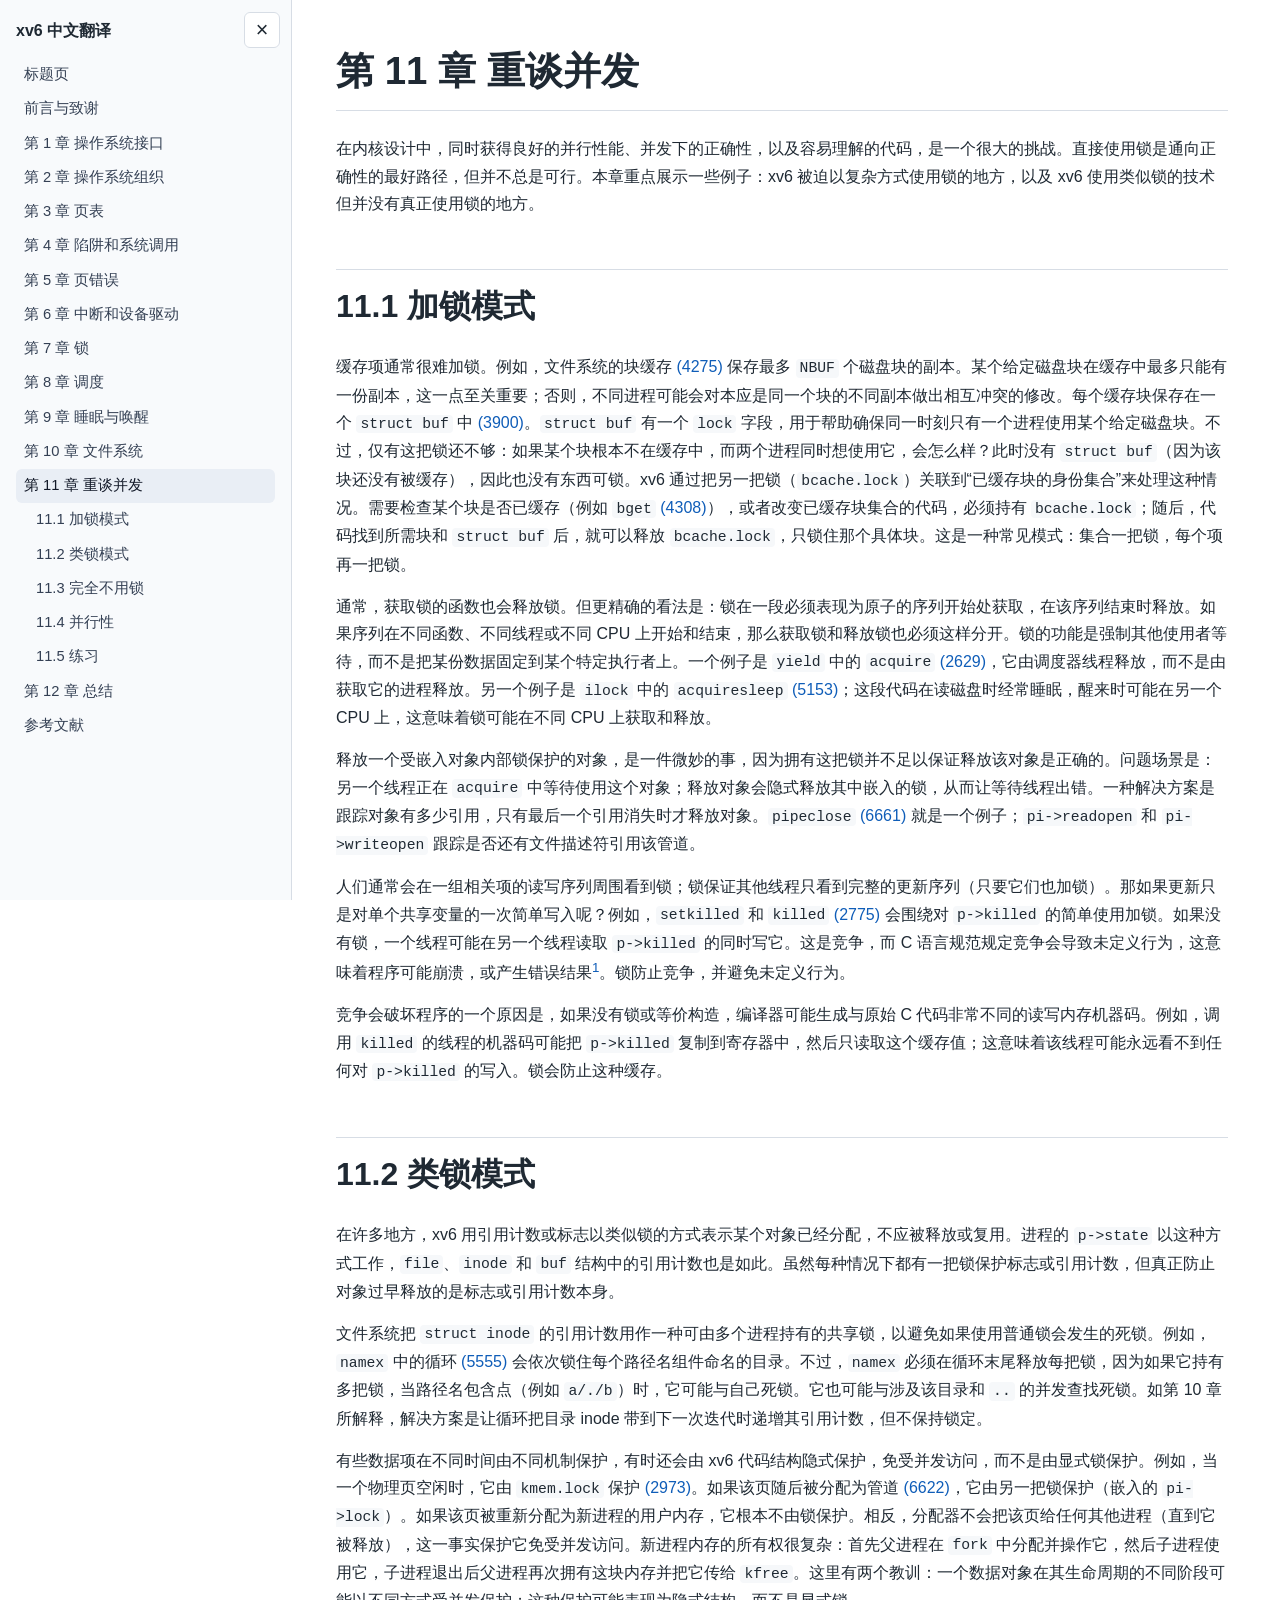
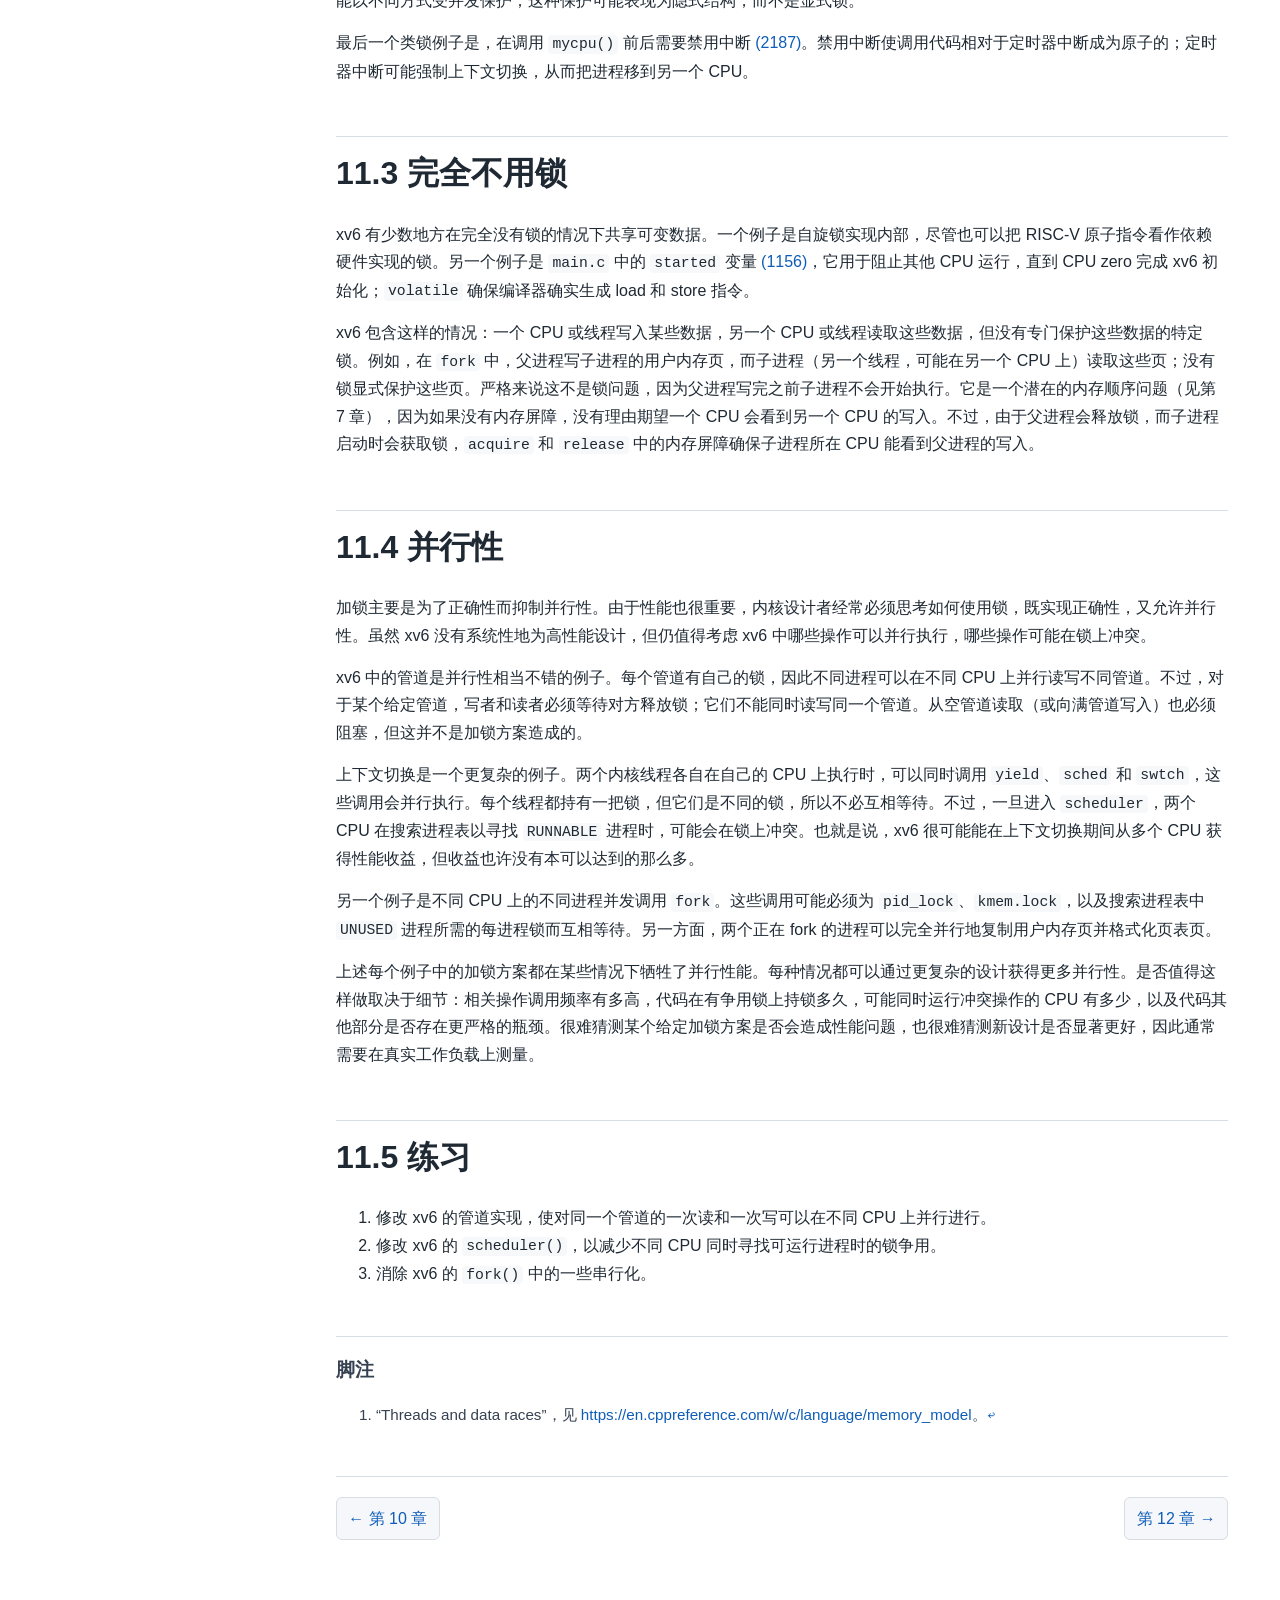
<file: chapter-11.html>
<!doctype html>
<html lang="zh-CN">
<head>
  <meta charset="utf-8">
  <meta name="viewport" content="width=device-width, initial-scale=1">
  <title>第 11 章 重谈并发 - xv6 中文翻译</title>
  <link rel="stylesheet" href="assets/style.css">
  <script src="assets/sidebar.js" defer></script>
</head>
<body>
  <div class="layout">
    <aside class="sidebar">
      <h2>xv6 中文翻译</h2>
      <nav aria-label="章节导航">
        <a href="index.html">标题页</a><a href="foreword.html">前言与致谢</a><a href="chapter-01.html">第 1 章 操作系统接口</a><a href="chapter-02.html">第 2 章 操作系统组织</a><a href="chapter-03.html">第 3 章 页表</a><a href="chapter-04.html">第 4 章 陷阱和系统调用</a><a href="chapter-05.html">第 5 章 页错误</a><a href="chapter-06.html">第 6 章 中断和设备驱动</a><a href="chapter-07.html">第 7 章 锁</a><a href="chapter-08.html">第 8 章 调度</a><a href="chapter-09.html">第 9 章 睡眠与唤醒</a><a href="chapter-10.html">第 10 章 文件系统</a>
        <a class="active" href="chapter-11.html">第 11 章 重谈并发</a>
        <a class="sub" href="#section-11-1">11.1 加锁模式</a>
        <a class="sub" href="#section-11-2">11.2 类锁模式</a>
        <a class="sub" href="#section-11-3">11.3 完全不用锁</a>
        <a class="sub" href="#section-11-4">11.4 并行性</a>
        <a class="sub" href="#section-11-5">11.5 练习</a>
        <a href="chapter-12.html">第 12 章 总结</a><a href="references.html">参考文献</a>
      </nav>
    </aside>
    <main>
      <h1 class="page-title">第 11 章 重谈并发</h1>
      <p>在内核设计中，同时获得良好的并行性能、并发下的正确性，以及容易理解的代码，是一个很大的挑战。直接使用锁是通向正确性的最好路径，但并不总是可行。本章重点展示一些例子：xv6 被迫以复杂方式使用锁的地方，以及 xv6 使用类似锁的技术但并没有真正使用锁的地方。</p>

      <section id="section-11-1">
        <h2 class="chapter">11.1 加锁模式</h2>
        <p>缓存项通常很难加锁。例如，文件系统的块缓存 <a class="source-ref" href="https://github.com/mit-pdos/xv6-riscv/blob/riscv/kernel/bio.c#L26" target="_blank" rel="noopener">(4275)</a> 保存最多 <code>NBUF</code> 个磁盘块的副本。某个给定磁盘块在缓存中最多只能有一份副本，这一点至关重要；否则，不同进程可能会对本应是同一个块的不同副本做出相互冲突的修改。每个缓存块保存在一个 <code>struct buf</code> 中 <a class="source-ref" href="https://github.com/mit-pdos/xv6-riscv/blob/riscv/kernel/buf.h" target="_blank" rel="noopener">(3900)</a>。<code>struct buf</code> 有一个 <code>lock</code> 字段，用于帮助确保同一时刻只有一个进程使用某个给定磁盘块。不过，仅有这把锁还不够：如果某个块根本不在缓存中，而两个进程同时想使用它，会怎么样？此时没有 <code>struct buf</code>（因为该块还没有被缓存），因此也没有东西可锁。xv6 通过把另一把锁（<code>bcache.lock</code>）关联到“已缓存块的身份集合”来处理这种情况。需要检查某个块是否已缓存（例如 <code>bget</code> <a class="source-ref" href="https://github.com/mit-pdos/xv6-riscv/blob/riscv/kernel/bio.c#L59" target="_blank" rel="noopener">(4308)</a>），或者改变已缓存块集合的代码，必须持有 <code>bcache.lock</code>；随后，代码找到所需块和 <code>struct buf</code> 后，就可以释放 <code>bcache.lock</code>，只锁住那个具体块。这是一种常见模式：集合一把锁，每个项再一把锁。</p>
        <p>通常，获取锁的函数也会释放锁。但更精确的看法是：锁在一段必须表现为原子的序列开始处获取，在该序列结束时释放。如果序列在不同函数、不同线程或不同 CPU 上开始和结束，那么获取锁和释放锁也必须这样分开。锁的功能是强制其他使用者等待，而不是把某份数据固定到某个特定执行者上。一个例子是 <code>yield</code> 中的 <code>acquire</code> <a class="source-ref" href="https://github.com/mit-pdos/xv6-riscv/blob/riscv/kernel/proc.c#L491" target="_blank" rel="noopener">(2629)</a>，它由调度器线程释放，而不是由获取它的进程释放。另一个例子是 <code>ilock</code> 中的 <code>acquiresleep</code> <a class="source-ref" href="https://github.com/mit-pdos/xv6-riscv/blob/riscv/kernel/fs.c#L294" target="_blank" rel="noopener">(5153)</a>；这段代码在读磁盘时经常睡眠，醒来时可能在另一个 CPU 上，这意味着锁可能在不同 CPU 上获取和释放。</p>
        <p>释放一个受嵌入对象内部锁保护的对象，是一件微妙的事，因为拥有这把锁并不足以保证释放该对象是正确的。问题场景是：另一个线程正在 <code>acquire</code> 中等待使用这个对象；释放对象会隐式释放其中嵌入的锁，从而让等待线程出错。一种解决方案是跟踪对象有多少引用，只有最后一个引用消失时才释放对象。<code>pipeclose</code> <a class="source-ref" href="https://github.com/mit-pdos/xv6-riscv/blob/riscv/kernel/pipe.c#L59" target="_blank" rel="noopener">(6661)</a> 就是一个例子；<code>pi-&gt;readopen</code> 和 <code>pi-&gt;writeopen</code> 跟踪是否还有文件描述符引用该管道。</p>
        <p>人们通常会在一组相关项的读写序列周围看到锁；锁保证其他线程只看到完整的更新序列（只要它们也加锁）。那如果更新只是对单个共享变量的一次简单写入呢？例如，<code>setkilled</code> 和 <code>killed</code> <a class="source-ref" href="https://github.com/mit-pdos/xv6-riscv/blob/riscv/kernel/proc.c#L611" target="_blank" rel="noopener">(2775)</a> 会围绕对 <code>p-&gt;killed</code> 的简单使用加锁。如果没有锁，一个线程可能在另一个线程读取 <code>p-&gt;killed</code> 的同时写它。这是竞争，而 C 语言规范规定竞争会导致未定义行为，这意味着程序可能崩溃，或产生错误结果<sup id="fnref-11-1"><a href="#fn-11-1">1</a></sup>。锁防止竞争，并避免未定义行为。</p>
        <p>竞争会破坏程序的一个原因是，如果没有锁或等价构造，编译器可能生成与原始 C 代码非常不同的读写内存机器码。例如，调用 <code>killed</code> 的线程的机器码可能把 <code>p-&gt;killed</code> 复制到寄存器中，然后只读取这个缓存值；这意味着该线程可能永远看不到任何对 <code>p-&gt;killed</code> 的写入。锁会防止这种缓存。</p>
      </section>

      <section id="section-11-2">
        <h2 class="chapter">11.2 类锁模式</h2>
        <p>在许多地方，xv6 用引用计数或标志以类似锁的方式表示某个对象已经分配，不应被释放或复用。进程的 <code>p-&gt;state</code> 以这种方式工作，<code>file</code>、<code>inode</code> 和 <code>buf</code> 结构中的引用计数也是如此。虽然每种情况下都有一把锁保护标志或引用计数，但真正防止对象过早释放的是标志或引用计数本身。</p>
        <p>文件系统把 <code>struct inode</code> 的引用计数用作一种可由多个进程持有的共享锁，以避免如果使用普通锁会发生的死锁。例如，<code>namex</code> 中的循环 <a class="source-ref" href="https://github.com/mit-pdos/xv6-riscv/blob/riscv/kernel/fs.c#L675" target="_blank" rel="noopener">(5555)</a> 会依次锁住每个路径名组件命名的目录。不过，<code>namex</code> 必须在循环末尾释放每把锁，因为如果它持有多把锁，当路径名包含点（例如 <code>a/./b</code>）时，它可能与自己死锁。它也可能与涉及该目录和 <code>..</code> 的并发查找死锁。如第 10 章所解释，解决方案是让循环把目录 inode 带到下一次迭代时递增其引用计数，但不保持锁定。</p>
        <p>有些数据项在不同时间由不同机制保护，有时还会由 xv6 代码结构隐式保护，免受并发访问，而不是由显式锁保护。例如，当一个物理页空闲时，它由 <code>kmem.lock</code> 保护 <a class="source-ref" href="https://github.com/mit-pdos/xv6-riscv/blob/riscv/kernel/kalloc.c#L21-L24" target="_blank" rel="noopener">(2973)</a>。如果该页随后被分配为管道 <a class="source-ref" href="https://github.com/mit-pdos/xv6-riscv/blob/riscv/kernel/pipe.c#L23" target="_blank" rel="noopener">(6622)</a>，它由另一把锁保护（嵌入的 <code>pi-&gt;lock</code>）。如果该页被重新分配为新进程的用户内存，它根本不由锁保护。相反，分配器不会把该页给任何其他进程（直到它被释放），这一事实保护它免受并发访问。新进程内存的所有权很复杂：首先父进程在 <code>fork</code> 中分配并操作它，然后子进程使用它，子进程退出后父进程再次拥有这块内存并把它传给 <code>kfree</code>。这里有两个教训：一个数据对象在其生命周期的不同阶段可能以不同方式受并发保护；这种保护可能表现为隐式结构，而不是显式锁。</p>
        <p>最后一个类锁例子是，在调用 <code>mycpu()</code> 前后需要禁用中断 <a class="source-ref" href="https://github.com/mit-pdos/xv6-riscv/blob/riscv/kernel/proc.c#L83" target="_blank" rel="noopener">(2187)</a>。禁用中断使调用代码相对于定时器中断成为原子的；定时器中断可能强制上下文切换，从而把进程移到另一个 CPU。</p>
      </section>

      <section id="section-11-3">
        <h2 class="chapter">11.3 完全不用锁</h2>
        <p>xv6 有少数地方在完全没有锁的情况下共享可变数据。一个例子是自旋锁实现内部，尽管也可以把 RISC-V 原子指令看作依赖硬件实现的锁。另一个例子是 <code>main.c</code> 中的 <code>started</code> 变量 <a class="source-ref" href="https://github.com/mit-pdos/xv6-riscv/blob/riscv/kernel/main.c#L7" target="_blank" rel="noopener">(1156)</a>，它用于阻止其他 CPU 运行，直到 CPU zero 完成 xv6 初始化；<code>volatile</code> 确保编译器确实生成 load 和 store 指令。</p>
        <p>xv6 包含这样的情况：一个 CPU 或线程写入某些数据，另一个 CPU 或线程读取这些数据，但没有专门保护这些数据的特定锁。例如，在 <code>fork</code> 中，父进程写子进程的用户内存页，而子进程（另一个线程，可能在另一个 CPU 上）读取这些页；没有锁显式保护这些页。严格来说这不是锁问题，因为父进程写完之前子进程不会开始执行。它是一个潜在的内存顺序问题（见第 7 章），因为如果没有内存屏障，没有理由期望一个 CPU 会看到另一个 CPU 的写入。不过，由于父进程会释放锁，而子进程启动时会获取锁，<code>acquire</code> 和 <code>release</code> 中的内存屏障确保子进程所在 CPU 能看到父进程的写入。</p>
      </section>

      <section id="section-11-4">
        <h2 class="chapter">11.4 并行性</h2>
        <p>加锁主要是为了正确性而抑制并行性。由于性能也很重要，内核设计者经常必须思考如何使用锁，既实现正确性，又允许并行性。虽然 xv6 没有系统性地为高性能设计，但仍值得考虑 xv6 中哪些操作可以并行执行，哪些操作可能在锁上冲突。</p>
        <p>xv6 中的管道是并行性相当不错的例子。每个管道有自己的锁，因此不同进程可以在不同 CPU 上并行读写不同管道。不过，对于某个给定管道，写者和读者必须等待对方释放锁；它们不能同时读写同一个管道。从空管道读取（或向满管道写入）也必须阻塞，但这并不是加锁方案造成的。</p>
        <p>上下文切换是一个更复杂的例子。两个内核线程各自在自己的 CPU 上执行时，可以同时调用 <code>yield</code>、<code>sched</code> 和 <code>swtch</code>，这些调用会并行执行。每个线程都持有一把锁，但它们是不同的锁，所以不必互相等待。不过，一旦进入 <code>scheduler</code>，两个 CPU 在搜索进程表以寻找 <code>RUNNABLE</code> 进程时，可能会在锁上冲突。也就是说，xv6 很可能能在上下文切换期间从多个 CPU 获得性能收益，但收益也许没有本可以达到的那么多。</p>
        <p>另一个例子是不同 CPU 上的不同进程并发调用 <code>fork</code>。这些调用可能必须为 <code>pid_lock</code>、<code>kmem.lock</code>，以及搜索进程表中 <code>UNUSED</code> 进程所需的每进程锁而互相等待。另一方面，两个正在 fork 的进程可以完全并行地复制用户内存页并格式化页表页。</p>
        <p>上述每个例子中的加锁方案都在某些情况下牺牲了并行性能。每种情况都可以通过更复杂的设计获得更多并行性。是否值得这样做取决于细节：相关操作调用频率有多高，代码在有争用锁上持锁多久，可能同时运行冲突操作的 CPU 有多少，以及代码其他部分是否存在更严格的瓶颈。很难猜测某个给定加锁方案是否会造成性能问题，也很难猜测新设计是否显著更好，因此通常需要在真实工作负载上测量。</p>
      </section>

      <section id="section-11-5">
        <h2 class="chapter">11.5 练习</h2>
        <ol>
          <li>修改 xv6 的管道实现，使对同一个管道的一次读和一次写可以在不同 CPU 上并行进行。</li>
          <li>修改 xv6 的 <code>scheduler()</code>，以减少不同 CPU 同时寻找可运行进程时的锁争用。</li>
          <li>消除 xv6 的 <code>fork()</code> 中的一些串行化。</li>
        </ol>
      </section>

      <section class="footnotes" aria-label="脚注">
        <h2>脚注</h2>
        <ol>
          <li id="fn-11-1">“Threads and data races”，见 <a href="https://en.cppreference.com/w/c/language/memory_model" target="_blank" rel="noopener">https://en.cppreference.com/w/c/language/memory_model</a>。<a href="#fnref-11-1">↩</a></li>
        </ol>
      </section>

      <div class="pager">
        <a href="chapter-10.html">← 第 10 章</a>
        <a href="chapter-12.html">第 12 章 →</a>
      </div>
    </main>
  </div>
</body>
</html>
</file>
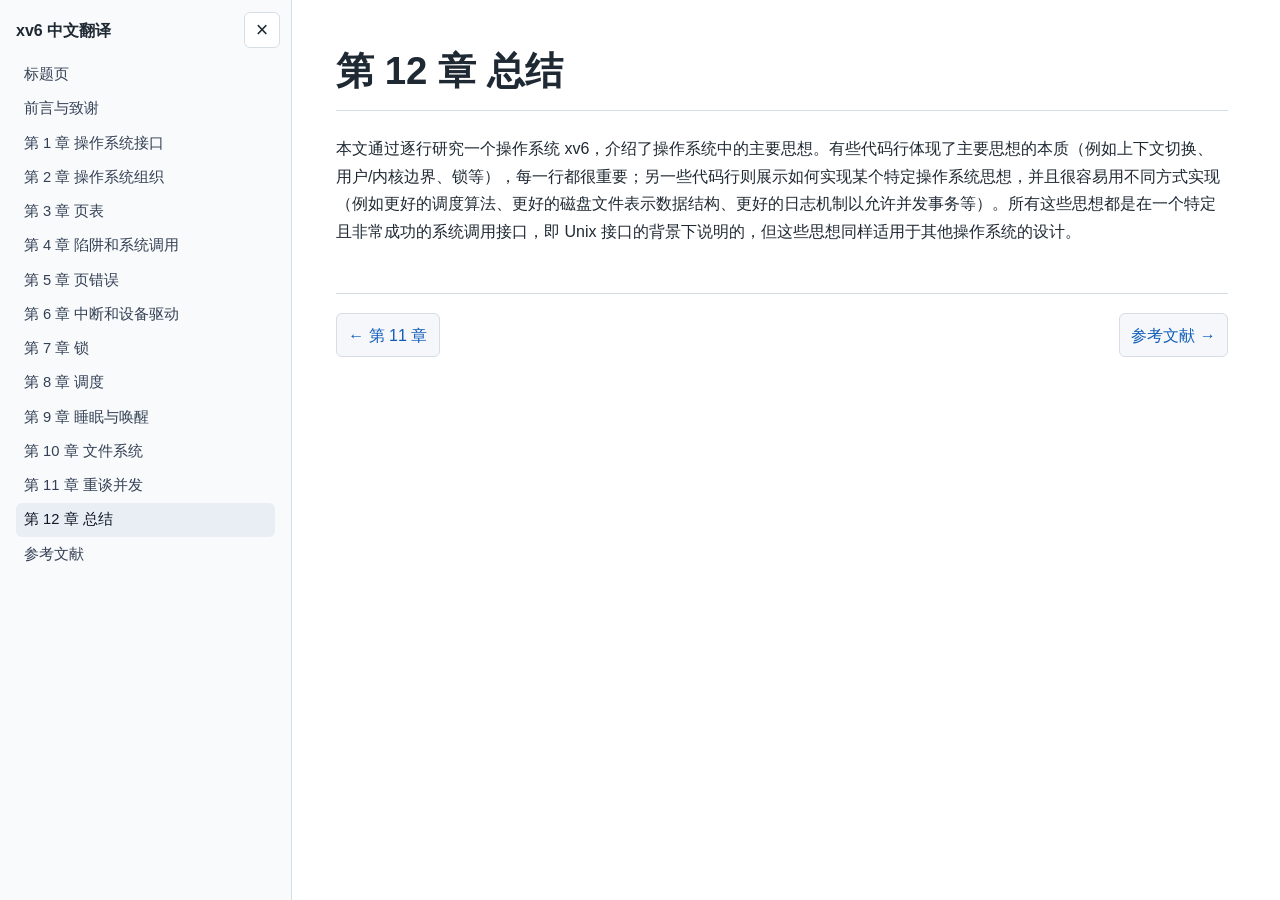
<file: chapter-12.html>
<!doctype html>
<html lang="zh-CN">
<head>
  <meta charset="utf-8">
  <meta name="viewport" content="width=device-width, initial-scale=1">
  <title>第 12 章 总结 - xv6 中文翻译</title>
  <link rel="stylesheet" href="assets/style.css">
  <script src="assets/sidebar.js" defer></script>
</head>
<body>
  <div class="layout">
    <aside class="sidebar">
      <h2>xv6 中文翻译</h2>
      <nav aria-label="章节导航">
        <a href="index.html">标题页</a>
        <a href="foreword.html">前言与致谢</a>
        <a href="chapter-01.html">第 1 章 操作系统接口</a>
        <a href="chapter-02.html">第 2 章 操作系统组织</a>
        <a href="chapter-03.html">第 3 章 页表</a>
        <a href="chapter-04.html">第 4 章 陷阱和系统调用</a>
        <a href="chapter-05.html">第 5 章 页错误</a>
        <a href="chapter-06.html">第 6 章 中断和设备驱动</a>
        <a href="chapter-07.html">第 7 章 锁</a>
        <a href="chapter-08.html">第 8 章 调度</a>
        <a href="chapter-09.html">第 9 章 睡眠与唤醒</a>
        <a href="chapter-10.html">第 10 章 文件系统</a>
        <a href="chapter-11.html">第 11 章 重谈并发</a>
        <a class="active" href="chapter-12.html">第 12 章 总结</a>
        <a href="references.html">参考文献</a>
      </nav>
    </aside>
    <main>
      <h1 class="page-title">第 12 章 总结</h1>
      <p>本文通过逐行研究一个操作系统 xv6，介绍了操作系统中的主要思想。有些代码行体现了主要思想的本质（例如上下文切换、用户/内核边界、锁等），每一行都很重要；另一些代码行则展示如何实现某个特定操作系统思想，并且很容易用不同方式实现（例如更好的调度算法、更好的磁盘文件表示数据结构、更好的日志机制以允许并发事务等）。所有这些思想都是在一个特定且非常成功的系统调用接口，即 Unix 接口的背景下说明的，但这些思想同样适用于其他操作系统的设计。</p>

      <div class="pager">
        <a href="chapter-11.html">← 第 11 章</a>
        <a href="references.html">参考文献 →</a>
      </div>
    </main>
  </div>
</body>
</html>
</file>
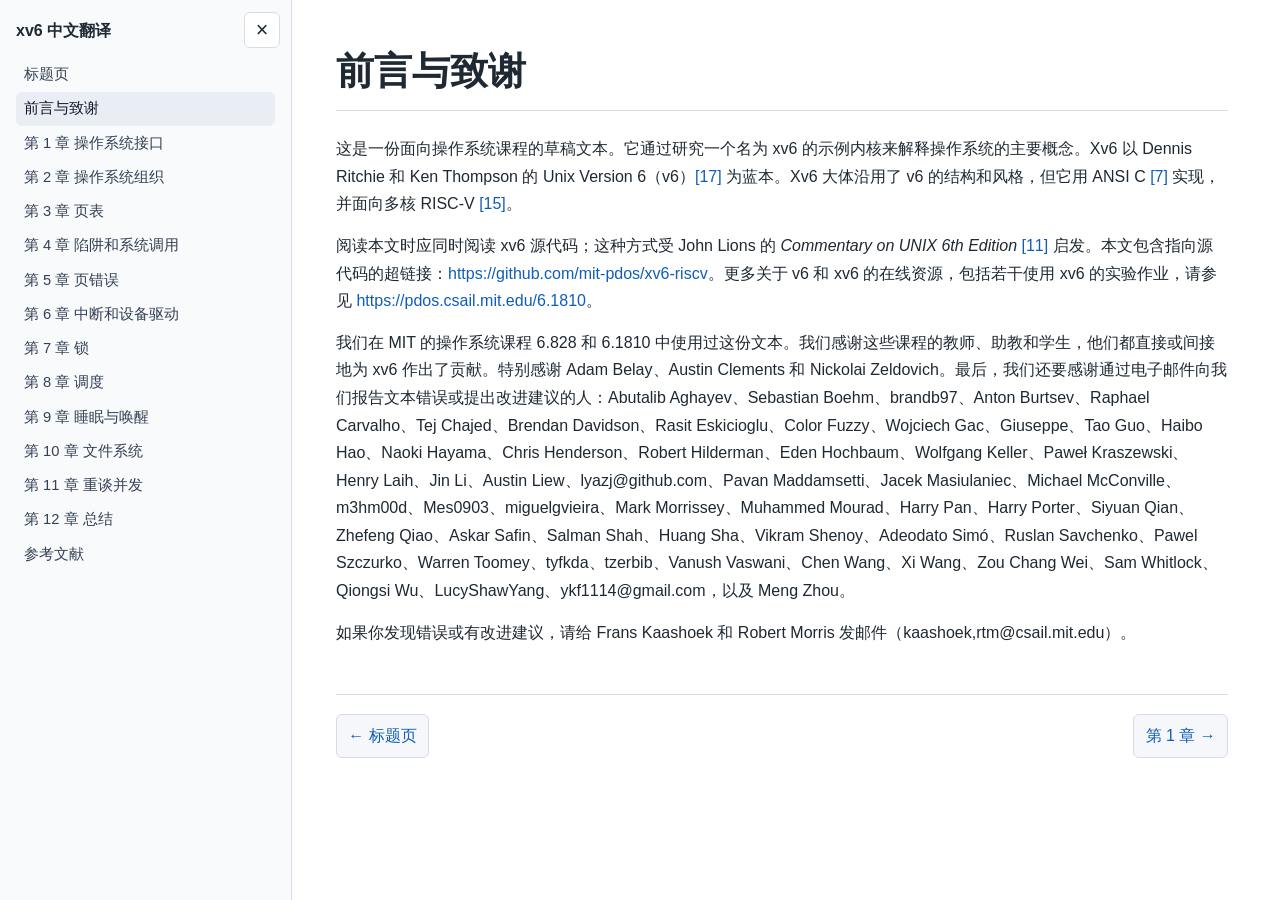
<file: foreword.html>
<!doctype html>
<html lang="zh-CN">
<head>
  <meta charset="utf-8">
  <meta name="viewport" content="width=device-width, initial-scale=1">
  <title>前言与致谢 - xv6 中文翻译</title>
  <link rel="stylesheet" href="assets/style.css">
  <script src="assets/sidebar.js" defer></script>
</head>
<body>
  <div class="layout">
    <aside class="sidebar">
      <h2>xv6 中文翻译</h2>
      <nav aria-label="章节导航">
        <a href="index.html">标题页</a>
        <a class="active" href="foreword.html">前言与致谢</a>
        <a href="chapter-01.html">第 1 章 操作系统接口</a>
        <a href="chapter-02.html">第 2 章 操作系统组织</a>
        <a href="chapter-03.html">第 3 章 页表</a>
        <a href="chapter-04.html">第 4 章 陷阱和系统调用</a>
        <a href="chapter-05.html">第 5 章 页错误</a>
        <a href="chapter-06.html">第 6 章 中断和设备驱动</a>
        <a href="chapter-07.html">第 7 章 锁</a>
        <a href="chapter-08.html">第 8 章 调度</a>
        <a href="chapter-09.html">第 9 章 睡眠与唤醒</a>
        <a href="chapter-10.html">第 10 章 文件系统</a>
        <a href="chapter-11.html">第 11 章 重谈并发</a>
        <a href="chapter-12.html">第 12 章 总结</a>
        <a href="references.html">参考文献</a>
      </nav>
    </aside>
    <main>
      <h1 class="page-title">前言与致谢</h1>
      <p>这是一份面向操作系统课程的草稿文本。它通过研究一个名为 xv6 的示例内核来解释操作系统的主要概念。Xv6 以 Dennis Ritchie 和 Ken Thompson 的 Unix Version 6（v6）<a class="cite" href="references.html#ref-17">[17]</a> 为蓝本。Xv6 大体沿用了 v6 的结构和风格，但它用 ANSI C <a class="cite" href="references.html#ref-7">[7]</a> 实现，并面向多核 RISC-V <a class="cite" href="references.html#ref-15">[15]</a>。</p>
      <p>阅读本文时应同时阅读 xv6 源代码；这种方式受 John Lions 的 <em>Commentary on UNIX 6th Edition</em> <a class="cite" href="references.html#ref-11">[11]</a> 启发。本文包含指向源代码的超链接：<a href="https://github.com/mit-pdos/xv6-riscv" target="_blank" rel="noopener">https://github.com/mit-pdos/xv6-riscv</a>。更多关于 v6 和 xv6 的在线资源，包括若干使用 xv6 的实验作业，请参见 <a href="https://pdos.csail.mit.edu/6.1810" target="_blank" rel="noopener">https://pdos.csail.mit.edu/6.1810</a>。</p>
      <p>我们在 MIT 的操作系统课程 6.828 和 6.1810 中使用过这份文本。我们感谢这些课程的教师、助教和学生，他们都直接或间接地为 xv6 作出了贡献。特别感谢 Adam Belay、Austin Clements 和 Nickolai Zeldovich。最后，我们还要感谢通过电子邮件向我们报告文本错误或提出改进建议的人：Abutalib Aghayev、Sebastian Boehm、brandb97、Anton Burtsev、Raphael Carvalho、Tej Chajed、Brendan Davidson、Rasit Eskicioglu、Color Fuzzy、Wojciech Gac、Giuseppe、Tao Guo、Haibo Hao、Naoki Hayama、Chris Henderson、Robert Hilderman、Eden Hochbaum、Wolfgang Keller、Paweł Kraszewski、Henry Laih、Jin Li、Austin Liew、lyazj@github.com、Pavan Maddamsetti、Jacek Masiulaniec、Michael McConville、m3hm00d、Mes0903、miguelgvieira、Mark Morrissey、Muhammed Mourad、Harry Pan、Harry Porter、Siyuan Qian、Zhefeng Qiao、Askar Safin、Salman Shah、Huang Sha、Vikram Shenoy、Adeodato Simó、Ruslan Savchenko、Pawel Szczurko、Warren Toomey、tyfkda、tzerbib、Vanush Vaswani、Chen Wang、Xi Wang、Zou Chang Wei、Sam Whitlock、Qiongsi Wu、LucyShawYang、ykf1114@gmail.com，以及 Meng Zhou。</p>
      <p>如果你发现错误或有改进建议，请给 Frans Kaashoek 和 Robert Morris 发邮件（kaashoek,rtm@csail.mit.edu）。</p>
      <div class="pager">
        <a href="index.html">← 标题页</a>
        <a href="chapter-01.html">第 1 章 →</a>
      </div>
    </main>
  </div>
</body>
</html>
</file>
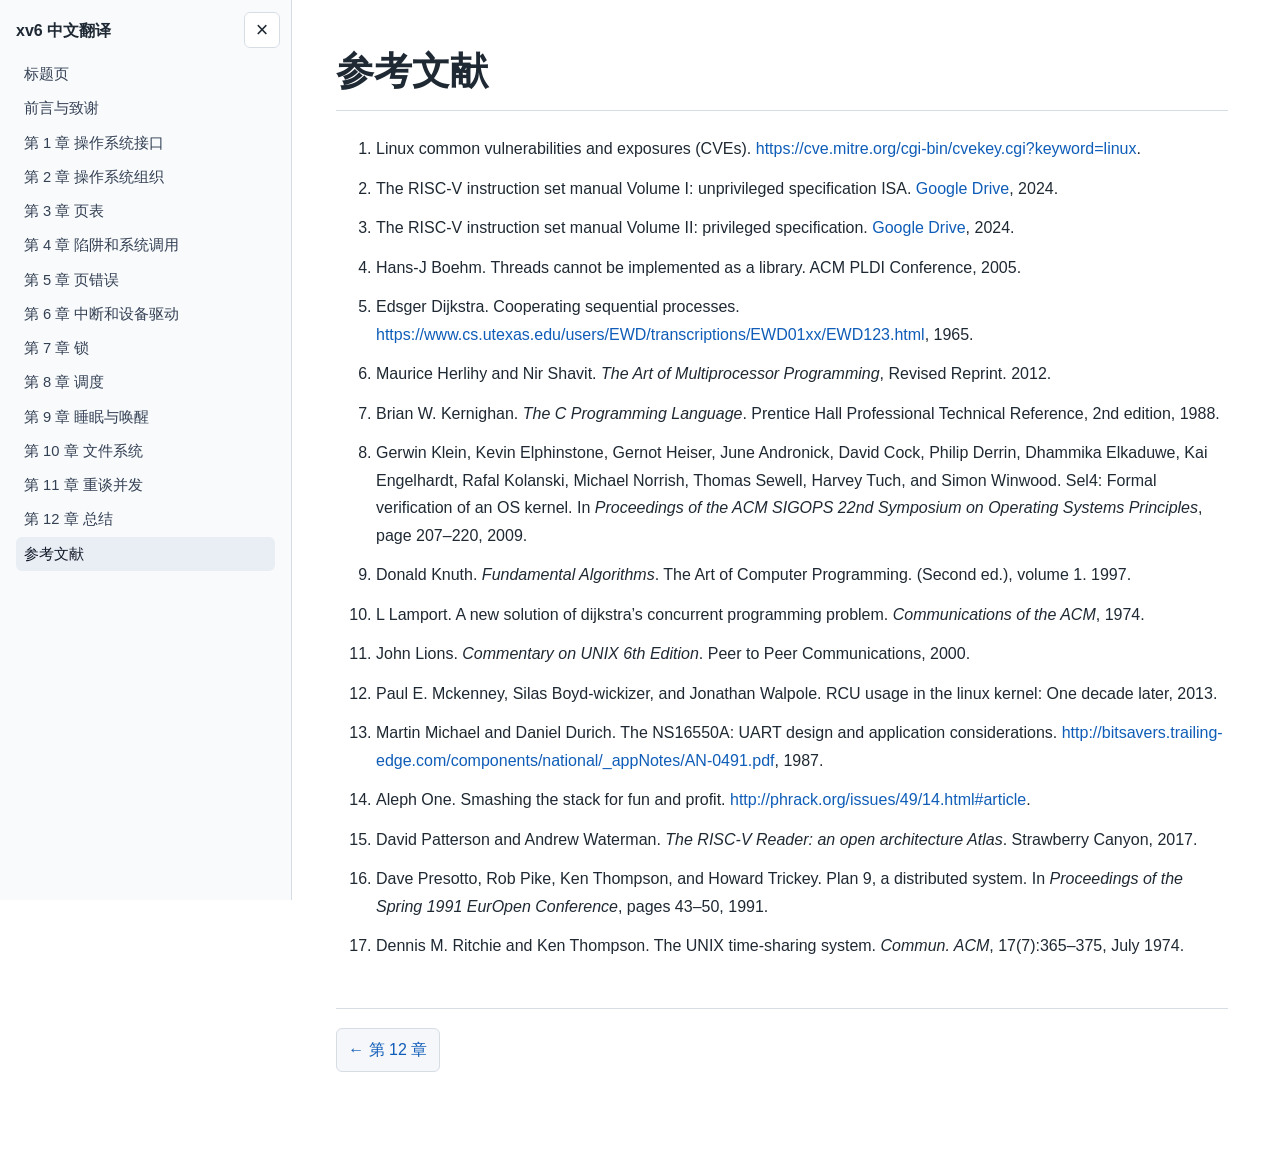
<file: references.html>
<!doctype html>
<html lang="zh-CN">
<head>
  <meta charset="utf-8">
  <meta name="viewport" content="width=device-width, initial-scale=1">
  <title>参考文献 - xv6 中文翻译</title>
  <link rel="stylesheet" href="assets/style.css">
  <script src="assets/sidebar.js" defer></script>
</head>
<body>
  <div class="layout">
    <aside class="sidebar">
      <h2>xv6 中文翻译</h2>
      <nav aria-label="章节导航">
        <a href="index.html">标题页</a>
        <a href="foreword.html">前言与致谢</a>
        <a href="chapter-01.html">第 1 章 操作系统接口</a>
        <a href="chapter-02.html">第 2 章 操作系统组织</a>
        <a href="chapter-03.html">第 3 章 页表</a>
        <a href="chapter-04.html">第 4 章 陷阱和系统调用</a>
        <a href="chapter-05.html">第 5 章 页错误</a>
        <a href="chapter-06.html">第 6 章 中断和设备驱动</a>
        <a href="chapter-07.html">第 7 章 锁</a>
        <a href="chapter-08.html">第 8 章 调度</a>
        <a href="chapter-09.html">第 9 章 睡眠与唤醒</a>
        <a href="chapter-10.html">第 10 章 文件系统</a>
        <a href="chapter-11.html">第 11 章 重谈并发</a>
        <a href="chapter-12.html">第 12 章 总结</a>
        <a class="active" href="references.html">参考文献</a>
      </nav>
    </aside>
    <main>
      <h1 class="page-title">参考文献</h1>
      <ol class="refs">
        <li id="ref-1">Linux common vulnerabilities and exposures (CVEs). <a href="https://cve.mitre.org/cgi-bin/cvekey.cgi?keyword=linux" target="_blank" rel="noopener">https://cve.mitre.org/cgi-bin/cvekey.cgi?keyword=linux</a>.</li>
        <li id="ref-2">The RISC-V instruction set manual Volume I: unprivileged specification ISA. <a href="https://drive.google.com/file/d/17GeetSnT5wW3xNuAHI95-SI1gPGd5sJ_/view?usp=drive_link" target="_blank" rel="noopener">Google Drive</a>, 2024.</li>
        <li id="ref-3">The RISC-V instruction set manual Volume II: privileged specification. <a href="https://drive.google.com/file/d/1uviu1nH-tScFfgrovvFCrj7Omv8tFtkp/view?usp=drive_link" target="_blank" rel="noopener">Google Drive</a>, 2024.</li>
        <li id="ref-4">Hans-J Boehm. Threads cannot be implemented as a library. ACM PLDI Conference, 2005.</li>
        <li id="ref-5">Edsger Dijkstra. Cooperating sequential processes. <a href="https://www.cs.utexas.edu/users/EWD/transcriptions/EWD01xx/EWD123.html" target="_blank" rel="noopener">https://www.cs.utexas.edu/users/EWD/transcriptions/EWD01xx/EWD123.html</a>, 1965.</li>
        <li id="ref-6">Maurice Herlihy and Nir Shavit. <em>The Art of Multiprocessor Programming</em>, Revised Reprint. 2012.</li>
        <li id="ref-7">Brian W. Kernighan. <em>The C Programming Language</em>. Prentice Hall Professional Technical Reference, 2nd edition, 1988.</li>
        <li id="ref-8">Gerwin Klein, Kevin Elphinstone, Gernot Heiser, June Andronick, David Cock, Philip Derrin, Dhammika Elkaduwe, Kai Engelhardt, Rafal Kolanski, Michael Norrish, Thomas Sewell, Harvey Tuch, and Simon Winwood. Sel4: Formal verification of an OS kernel. In <em>Proceedings of the ACM SIGOPS 22nd Symposium on Operating Systems Principles</em>, page 207–220, 2009.</li>
        <li id="ref-9">Donald Knuth. <em>Fundamental Algorithms</em>. The Art of Computer Programming. (Second ed.), volume 1. 1997.</li>
        <li id="ref-10">L Lamport. A new solution of dijkstra’s concurrent programming problem. <em>Communications of the ACM</em>, 1974.</li>
        <li id="ref-11">John Lions. <em>Commentary on UNIX 6th Edition</em>. Peer to Peer Communications, 2000.</li>
        <li id="ref-12">Paul E. Mckenney, Silas Boyd-wickizer, and Jonathan Walpole. RCU usage in the linux kernel: One decade later, 2013.</li>
        <li id="ref-13">Martin Michael and Daniel Durich. The NS16550A: UART design and application considerations. <a href="http://bitsavers.trailing-edge.com/components/national/_appNotes/AN-0491.pdf" target="_blank" rel="noopener">http://bitsavers.trailing-edge.com/components/national/_appNotes/AN-0491.pdf</a>, 1987.</li>
        <li id="ref-14">Aleph One. Smashing the stack for fun and profit. <a href="http://phrack.org/issues/49/14.html#article" target="_blank" rel="noopener">http://phrack.org/issues/49/14.html#article</a>.</li>
        <li id="ref-15">David Patterson and Andrew Waterman. <em>The RISC-V Reader: an open architecture Atlas</em>. Strawberry Canyon, 2017.</li>
        <li id="ref-16">Dave Presotto, Rob Pike, Ken Thompson, and Howard Trickey. Plan 9, a distributed system. In <em>Proceedings of the Spring 1991 EurOpen Conference</em>, pages 43–50, 1991.</li>
        <li id="ref-17">Dennis M. Ritchie and Ken Thompson. The UNIX time-sharing system. <em>Commun. ACM</em>, 17(7):365–375, July 1974.</li>
      </ol>
      <div class="pager">
        <a href="chapter-12.html">← 第 12 章</a>
        <span></span>
      </div>
    </main>
  </div>
</body>
</html>
</file>
<file: assets/style.css>
:root {
  --bg: #fff;
  --text: #1f2933;
  --muted: #5b6573;
  --line: #d7dde5;
  --soft: #f5f7fa;
  --accent: #b91c1c;
  --code-bg: #f6f8fa;
  --sidebar: #f8fafc;
  --sidebar-width: 292px;
}

* { box-sizing: border-box; }
html { scroll-behavior: smooth; }
body {
  margin: 0;
  color: var(--text);
  background: var(--bg);
  font: 16px/1.72 -apple-system, BlinkMacSystemFont, "Segoe UI", "Noto Sans SC", "PingFang SC", "Microsoft YaHei", Arial, sans-serif;
}
a { color: #0f5db8; text-decoration: none; }
a:hover { text-decoration: underline; }
.layout { display: grid; grid-template-columns: var(--sidebar-width) minmax(0, 1fr); min-height: 100vh; }
.sidebar-enhanced .layout { transition: grid-template-columns 180ms ease; }
.sidebar {
  position: sticky;
  top: 0;
  height: 100vh;
  overflow: auto;
  padding: 1.25rem 1rem;
  border-right: 1px solid var(--line);
  background: var(--sidebar);
  transition: transform 180ms ease;
}
.sidebar-enhanced.sidebar-collapsed .layout { grid-template-columns: 0 minmax(0, 1fr); }
.sidebar-enhanced.sidebar-collapsed .sidebar { transform: translateX(-100%); }
.sidebar h2 {
  margin: 0 0 1rem;
  font-size: 1rem;
  line-height: 1.35;
}
.sidebar-enhanced .sidebar h2 { padding-right: 2.75rem; }
.sidebar-toggle {
  position: fixed;
  z-index: 30;
  top: 0.75rem;
  left: calc(var(--sidebar-width) - 3rem);
  display: inline-grid;
  width: 2.25rem;
  height: 2.25rem;
  padding: 0;
  place-items: center;
  border: 1px solid var(--line);
  border-radius: 6px;
  color: var(--text);
  background: var(--bg);
  font: inherit;
  font-size: 1.35rem;
  line-height: 1;
  cursor: pointer;
  transition: left 180ms ease, background-color 120ms ease;
}
.sidebar-toggle:hover { background: var(--soft); }
.sidebar-toggle:focus-visible { outline: 3px solid rgba(15, 93, 184, 0.35); outline-offset: 2px; }
.sidebar-collapsed .sidebar-toggle { left: 0.75rem; }
.sidebar-overlay { display: none; }
.sidebar nav a {
  display: block;
  padding: 0.28rem 0.5rem;
  border-radius: 6px;
  color: #344054;
  font-size: 0.92rem;
}
.sidebar nav a:hover,
.sidebar nav a.active {
  background: #e9eef5;
  color: #111827;
  text-decoration: none;
}
.sidebar .sub { margin-left: 0.75rem; }
main {
  width: min(100%, 980px);
  padding: 3rem 2.75rem 5rem;
}
header.book-title {
  margin-bottom: 2.5rem;
  padding-bottom: 1.5rem;
  border-bottom: 1px solid var(--line);
}
header.book-title h1 {
  margin: 0 0 0.6rem;
  font-size: clamp(2rem, 4vw, 3rem);
  line-height: 1.18;
  letter-spacing: 0;
}
header.book-title p { margin: 0.25rem 0; color: var(--muted); }
h1.page-title {
  margin: 0 0 1.5rem;
  padding-bottom: 1rem;
  border-bottom: 1px solid var(--line);
  font-size: 2.4rem;
  line-height: 1.2;
}
h2.chapter {
  margin-top: 3.2rem;
  padding-top: 1rem;
  border-top: 1px solid var(--line);
  font-size: 2rem;
  line-height: 1.28;
}
h3 {
  margin-top: 2.4rem;
  font-size: 1.45rem;
  line-height: 1.35;
}
p { margin: 0.9rem 0; }
.lead { color: var(--muted); }
code {
  padding: 0.08rem 0.25rem;
  border-radius: 4px;
  background: var(--code-bg);
  font-family: "SFMono-Regular", Consolas, "Liberation Mono", Menlo, monospace;
  font-size: 0.92em;
}
pre {
  overflow: auto;
  padding: 1rem 1.1rem;
  border: 1px solid var(--line);
  border-radius: 8px;
  background: var(--code-bg);
  line-height: 1.5;
}
pre code { padding: 0; background: transparent; font-size: 0.92rem; }
figure {
  margin: 2rem 0;
  text-align: center;
}
figcaption {
  margin-top: 0.75rem;
  color: #111827;
  font-size: 0.98rem;
}
.svg-wrap {
  display: block;
  max-width: 100%;
  height: auto;
  margin: 0 auto;
}
.footnotes {
  margin-top: 3rem;
  padding-top: 1rem;
  border-top: 1px solid var(--line);
  color: #364152;
  font-size: 0.95rem;
}
.footnotes h2,
.footnotes h3 { margin-top: 0; font-size: 1.2rem; }
.placeholder {
  margin: 1.2rem 0;
  padding: 1rem 1.1rem;
  border-left: 4px solid var(--accent);
  background: #fff7f7;
  color: #4b1d1d;
}
.source-ref { white-space: nowrap; }
.cite { white-space: nowrap; }
.pager {
  display: flex;
  justify-content: space-between;
  gap: 1rem;
  margin-top: 3rem;
  padding-top: 1.2rem;
  border-top: 1px solid var(--line);
}
.pager a {
  display: inline-flex;
  padding: 0.45rem 0.7rem;
  border: 1px solid var(--line);
  border-radius: 6px;
  background: var(--soft);
}
.refs li { margin: 0.75rem 0; }
@media (max-width: 840px) {
  .layout { display: block; }
  .sidebar {
    position: static;
    height: auto;
    border-right: 0;
    border-bottom: 1px solid var(--line);
  }
  .sidebar-enhanced .sidebar {
    position: fixed;
    z-index: 20;
    top: 0;
    left: 0;
    width: min(85vw, var(--sidebar-width));
    height: 100vh;
    height: 100dvh;
    transform: translateX(-100%);
    border-right: 1px solid var(--line);
    border-bottom: 0;
  }
  .sidebar-enhanced.sidebar-open .sidebar { transform: translateX(0); }
  .sidebar-enhanced .sidebar h2 { padding-right: 0; padding-left: 2.75rem; }
  .sidebar-enhanced .sidebar-toggle,
  .sidebar-enhanced.sidebar-collapsed .sidebar-toggle { left: 0.75rem; }
  .sidebar-enhanced .sidebar-overlay {
    position: fixed;
    z-index: 10;
    inset: 0;
    display: block;
    border: 0;
    visibility: hidden;
    background: rgba(17, 24, 39, 0.42);
    opacity: 0;
    cursor: pointer;
    transition: visibility 180ms, opacity 180ms ease;
  }
  .sidebar-enhanced.sidebar-open .sidebar-overlay { visibility: visible; opacity: 1; }
  .sidebar-enhanced.sidebar-open { overflow: hidden; }
  main { padding: 4rem 1.1rem 4rem; }
}
@media print {
  .layout { display: block; }
  .sidebar { display: none; }
  .sidebar-toggle,
  .sidebar-overlay { display: none !important; }
  main { width: auto; padding: 0; }
  a { color: inherit; text-decoration: none; }
}
</file>
